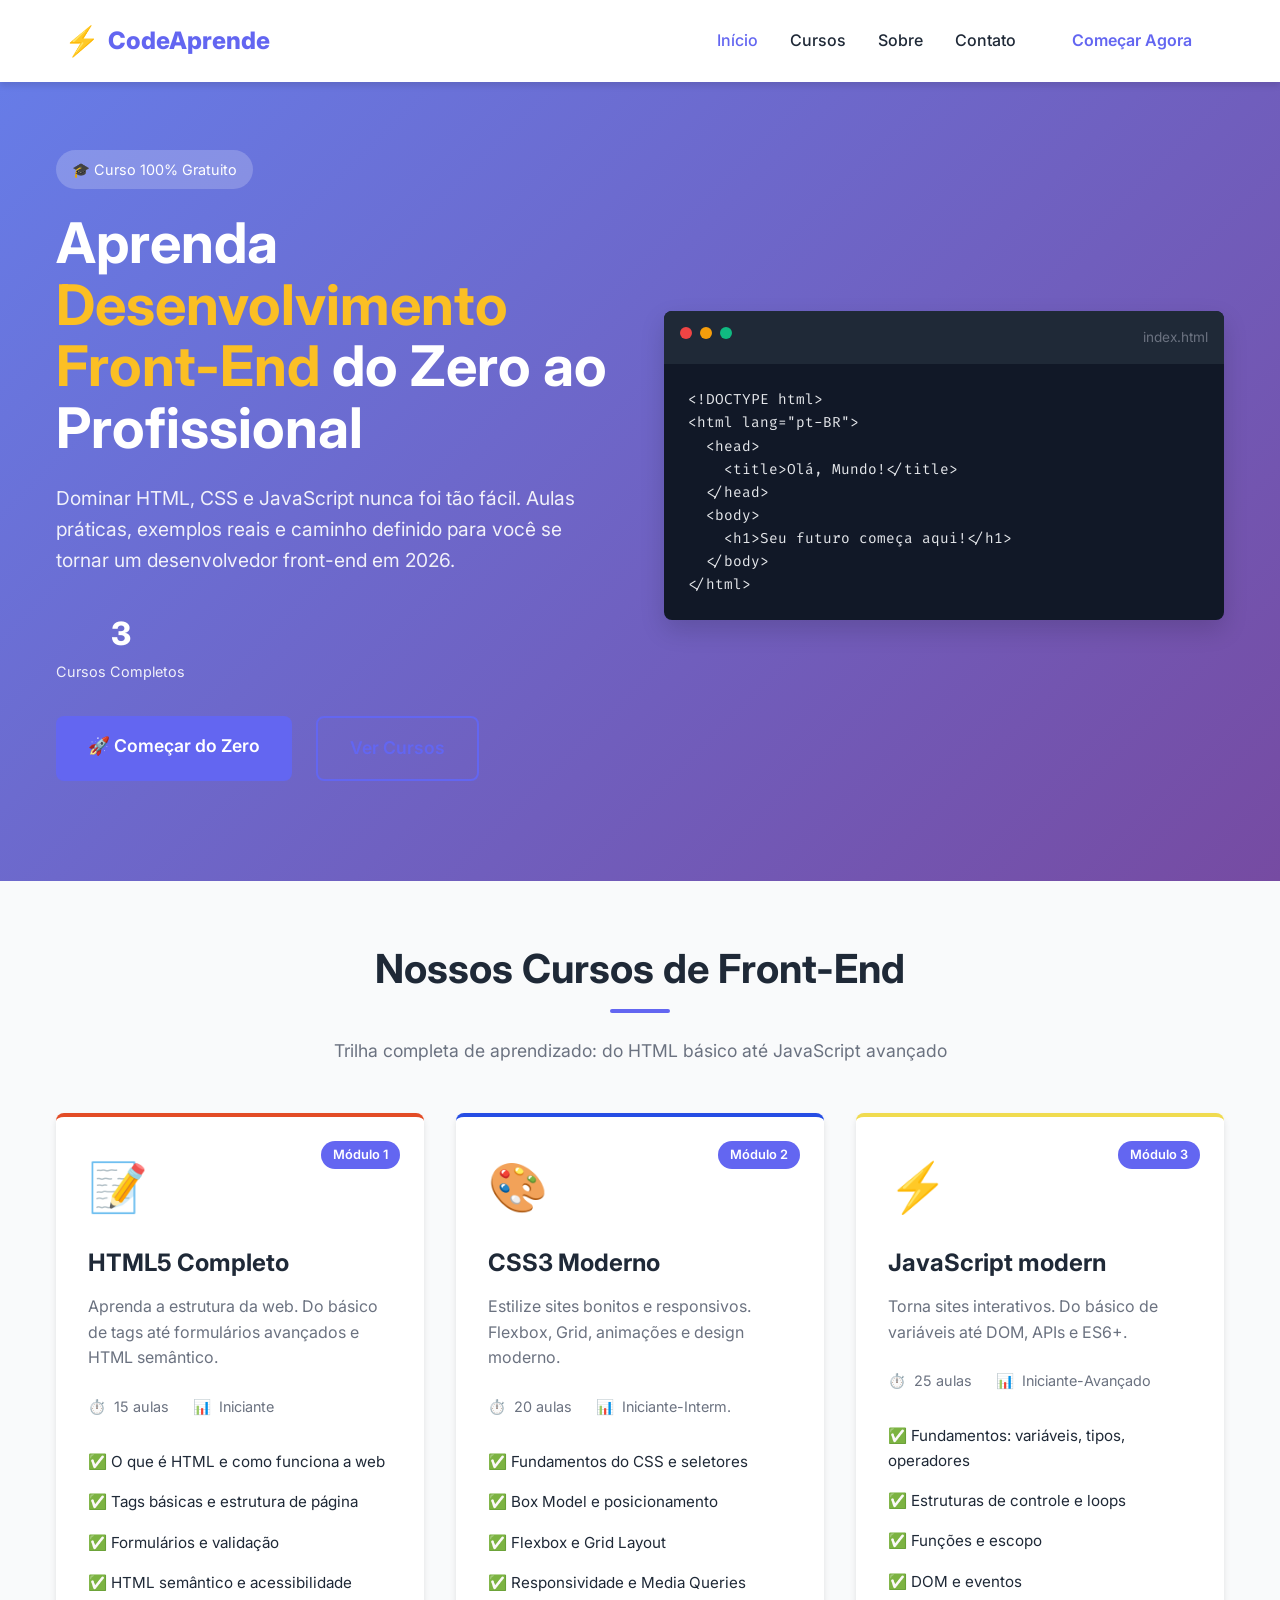
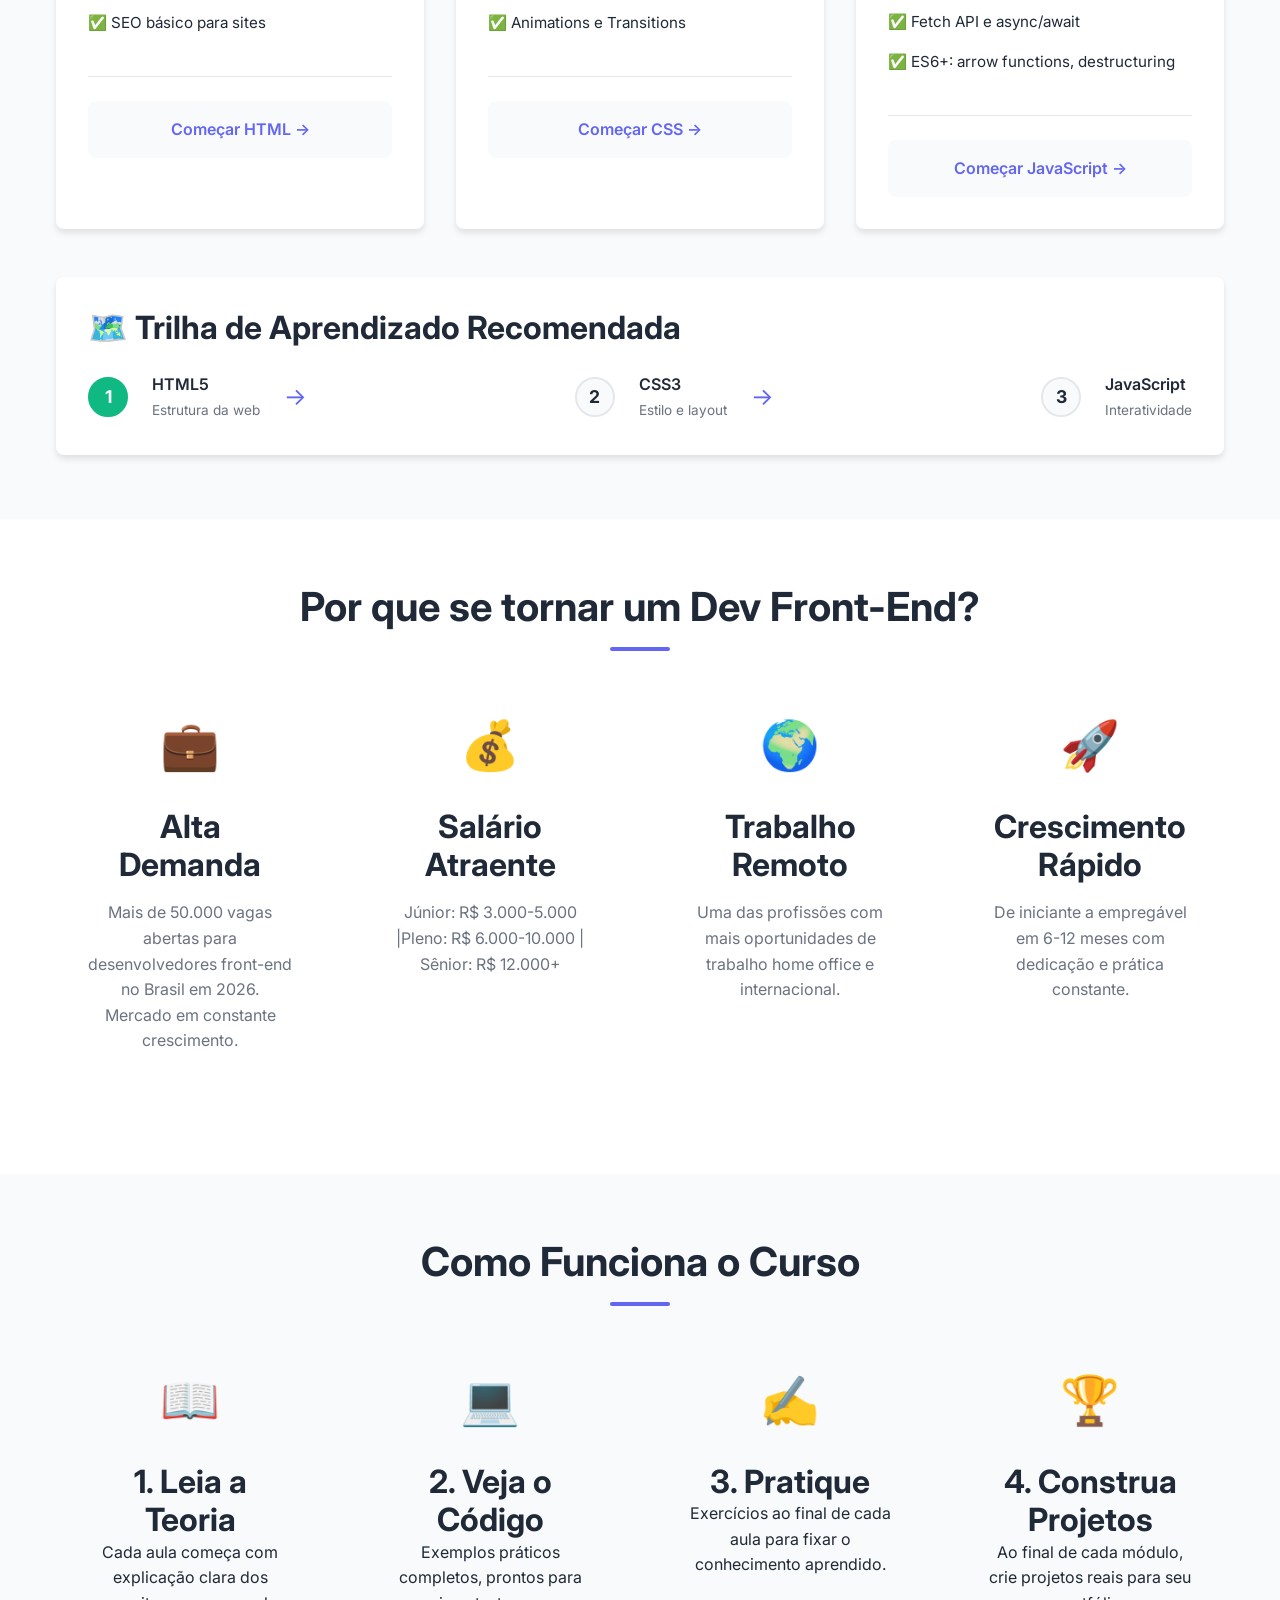
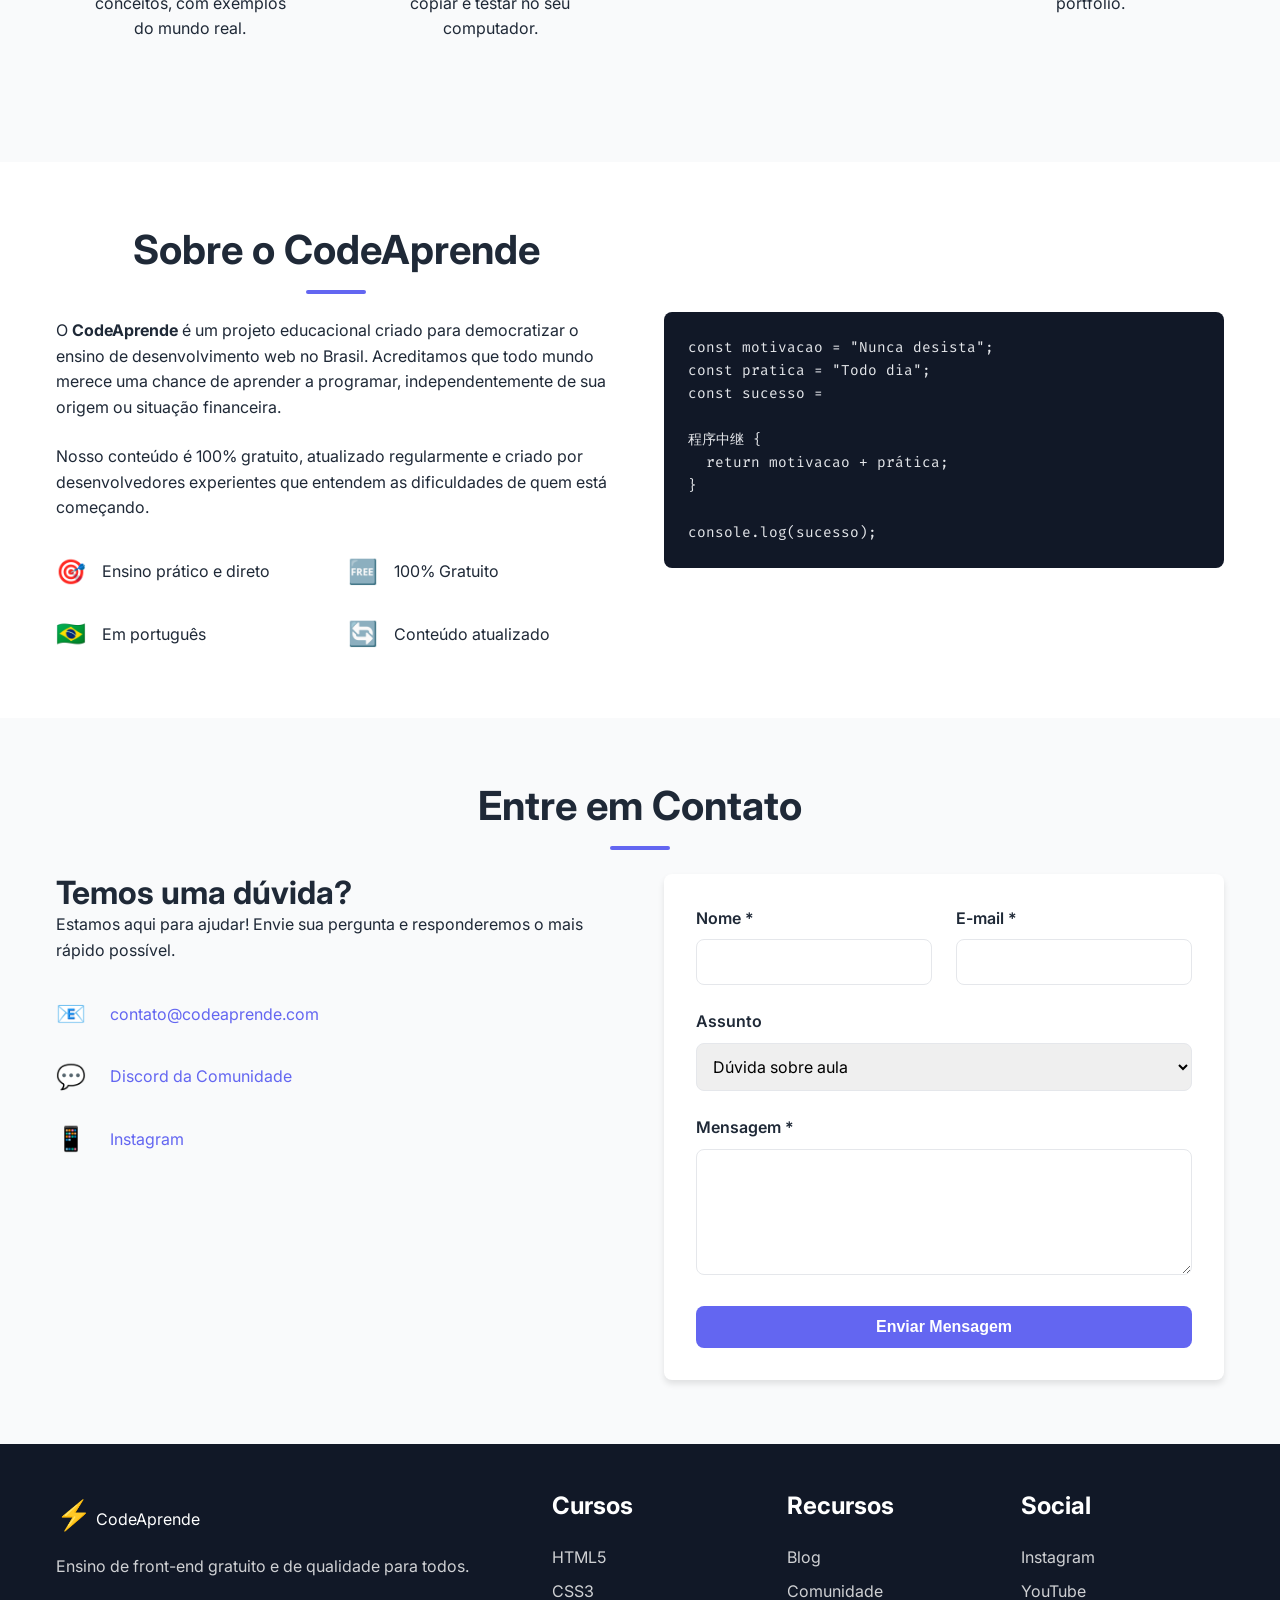
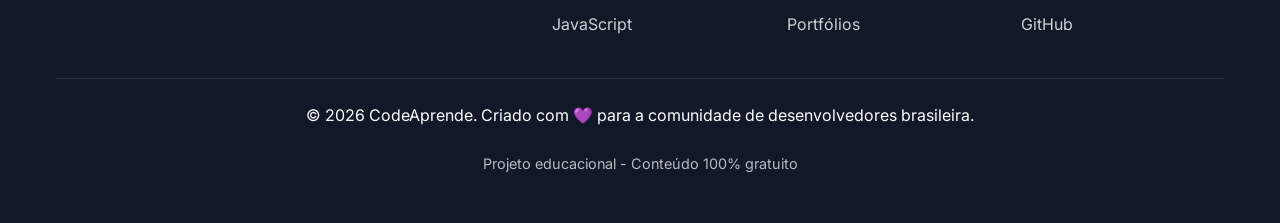
<file: index.html>
<!DOCTYPE html>
<html lang="pt-BR">
<head>
    <meta charset="UTF-8">
    <meta name="viewport" content="width=device-width, initial-scale=1.0">
    <meta name="description" content="Aprenda desenvolvimento front-end do zero. Cursos gratuitos de HTML, CSS e JavaScript">
    <title>CodeAprende - Aprenda Front-End do Zero</title>
    <link rel="stylesheet" href="style.css">
    <link href="https://fonts.googleapis.com/css2?family=Fira+Code:wght@400;500&family=Inter:wght@400;600;700;800&display=swap" rel="stylesheet">
</head>
<body>
    <!-- HEADER -->
    <header class="header">
        <nav class="nav container">
            <a href="index.html" class="nav-logo">
                <span class="logo-icon">⚡</span>
                CodeAprende
            </a>
            
            <button class="nav-toggle" aria-label="Abrir menu">
                <span class="hamburger"></span>
            </button>
            
            <ul class="nav-menu">
                <li><a href="#home" class="nav-link active">Início</a></li>
                <li><a href="#courses" class="nav-link">Cursos</a></li>
                <li><a href="#about" class="nav-link">Sobre</a></li>
                <li><a href="#contact" class="nav-link">Contato</a></li>
                <li><a href="html/index.html" class="btn btn-nav">Começar Agora</a></li>
            </ul>
        </nav>
    </header>

    <!-- HERO SECTION -->
    <section id="home" class="hero">
        <div class="container hero-content">
            <div class="hero-text">
                <span class="hero-badge">🎓 Curso 100% Gratuito</span>
                <h1>
                    Aprenda <span class="highlight">Desenvolvimento Front-End</span> 
                    do Zero ao Profissional
                </h1>
                <p class="hero-subtitle">
                    Dominar HTML, CSS e JavaScript nunca foi tão fácil. 
                    Aulas práticas, exemplos reais e caminho definido para você 
                    se tornar um desenvolvedor front-end em 2026.
                </p>
                <div class="hero-stats">
                    <div class="stat">
                        <span class="stat-number">3</span>
                        <span class="stat-label">Cursos Completos</span>
                    </div>
                    <!--
                    
                    
                    <div class="stat">
                        <span class="stat-number">50+</span>
                        <span class="stat-label">Aulas Práticas</span>
                    </div>
                    <div class="stat">
                        <span class="stat-number">0h</span>
                        <span class="stat-label">Custo</span>
                    </div>
                    -->
                </div>
                <div class="hero-buttons">
                    <a href="html/index.html" class="btn btn-primary btn-large">
                        🚀 Começar do Zero
                    </a>
                    <a href="#courses" class="btn btn-secondary btn-large">
                        Ver Cursos
                    </a>
                </div>
            </div>
            <div class="hero-image">
                <div class="code-preview">
                    <div class="code-header">
                        <span class="dot red"></span>
                        <span class="dot yellow"></span>
                        <span class="dot green"></span>
                        <span class="filename">index.html</span>
                    </div>
                    <pre class="code-content"><code><span class="tag">&lt;!DOCTYPE</span> <span class="attr">html</span><span class="tag">&gt;</span>
<span class="tag">&lt;html</span> <span class="attr">lang</span>=<span class="string">"pt-BR"</span><span class="tag">&gt;</span>
  <span class="tag">&lt;head&gt;</span>
    <span class="tag">&lt;title</span><span class="tag">&gt;</span>Olá, Mundo!<span class="tag">&lt;/title&gt;</span>
  <span class="tag">&lt;/head&gt;</span>
  <span class="tag">&lt;body&gt;</span>
    <span class="tag">&lt;h1&gt;</span>Seu futuro começa aqui!<span class="tag">&lt;/h1&gt;</span>
  <span class="tag">&lt;/body&gt;</span>
<span class="tag">&lt;/html&gt;</span></code></pre>
                </div>
            </div>
        </div>
    </section>

    <!-- CURSOS / MÓDULOS -->
    <section id="courses" class="courses">
        <div class="container">
            <div class="section-header">
                <h2 class="section-title">
                    Nossos Cursos de Front-End
                </h2>
                <p class="section-subtitle">
                    Trilha completa de aprendizado: do HTML básico até JavaScript avançado
                </p>
            </div>
            
            <div class="courses-grid">
                
                <!-- CURSO HTML -->
                <article class="course-card html">
                    <div class="course-badge">Módulo 1</div>
                    <div class="course-icon">📝</div>
                    <h3 class="course-title">HTML5 Completo</h3>
                    <p class="course-description">
                        Aprenda a estrutura da web. Do básico de tags até formulários 
                        avançados e HTML semântico.
                    </p>
                    <div class="course-meta">
                        <div class="meta-item">
                            <span class="icon">⏱️</span>
                            <span>15 aulas</span>
                        </div>
                        <div class="meta-item">
                            <span class="icon">📊</span>
                            <span>Iniciante</span>
                        </div>
                    </div>
                    <ul class="course-lessons">
                        <li>✅ O que é HTML e como funciona a web</li>
                        <li>✅ Tags básicas e estrutura de página</li>
                        <li>✅ Formulários e validação</li>
                        <li>✅ HTML semântico e acessibilidade</li>
                        <li>✅ SEO básico para sites</li>
                    </ul>
                    <div class="course-footer">
                        <a href="html/index.html" class="btn btn-course">
                            Começar HTML →
                        </a>
                    </div>
                </article>

                <!-- CURSO CSS -->
                <article class="course-card css">
                    <div class="course-badge">Módulo 2</div>
                    <div class="course-icon">🎨</div>
                    <h3 class="course-title">CSS3 Moderno</h3>
                    <p class="course-description">
                        Estilize sites bonitos e responsivos. Flexbox, Grid, 
                        animações e design moderno.
                    </p>
                    <div class="course-meta">
                        <div class="meta-item">
                            <span class="icon">⏱️</span>
                            <span>20 aulas</span>
                        </div>
                        <div class="meta-item">
                            <span class="icon">📊</span>
                            <span>Iniciante-Interm.</span>
                        </div>
                    </div>
                    <ul class="course-lessons">
                        <li>✅ Fundamentos do CSS e seletores</li>
                        <li>✅ Box Model e posicionamento</li>
                        <li>✅ Flexbox e Grid Layout</li>
                        <li>✅ Responsividade e Media Queries</li>
                        <li>✅ Animations e Transitions</li>
                    </ul>
                    <div class="course-footer">
                        <a href="css/index.html" class="btn btn-course">
                            Começar CSS →
                        </a>
                    </div>
                </article>

                <!-- CURSO JAVASCRIPT -->
                <article class="course-card js">
                    <div class="course-badge">Módulo 3</div>
                    <div class="course-icon">⚡</div>
                    <h3 class="course-title">JavaScript modern</h3>
                    <p class="course-description">
                        Torna sites interativos. Do básico de variáveis até 
                        DOM, APIs e ES6+.
                    </p>
                    <div class="course-meta">
                        <div class="meta-item">
                            <span class="icon">⏱️</span>
                            <span>25 aulas</span>
                        </div>
                        <div class="meta-item">
                            <span class="icon">📊</span>
                            <span>Iniciante-Avançado</span>
                        </div>
                    </div>
                    <ul class="course-lessons">
                        <li>✅ Fundamentos: variáveis, tipos, operadores</li>
                        <li>✅ Estruturas de controle e loops</li>
                        <li>✅ Funções e escopo</li>
                        <li>✅ DOM e eventos</li>
                        <li>✅ Fetch API e async/await</li>
                        <li>✅ ES6+: arrow functions, destructuring</li>
                    </ul>
                    <div class="course-footer">
                        <a href="javascript/index.html" class="btn btn-course">
                            Começar JavaScript →
                        </a>
                    </div>
                </article>

            </div>

            <!-- TRILHA DE APRENDIZADO -->
            <div class="learning-path">
                <h3>🗺️ Trilha de Aprendizado Recomendada</h3>
                <div class="path-steps">
                    <div class="path-step completed">
                        <div class="step-number">1</div>
                        <div class="step-content">
                            <span class="step-title">HTML5</span>
                            <span class="step-desc">Estrutura da web</span>
                        </div>
                        <div class="step-arrow">→</div>
                    </div>
                    <div class="path-step">
                        <div class="step-number">2</div>
                        <div class="step-content">
                            <span class="step-title">CSS3</span>
                            <span class="step-desc">Estilo e layout</span>
                        </div>
                        <div class="step-arrow">→</div>
                    </div>
                    <div class="path-step">
                        <div class="step-number">3</div>
                        <div class="step-content">
                            <span class="step-title">JavaScript</span>
                            <span class="step-desc">Interatividade</span>
                        </div>
                    </div>
                </div>
            </div>
        </div>
    </section>

    <!-- POR QUE APRENDER FRONT-END? -->
    <section class="why-frontend">
        <div class="container">
            <h2 class="section-title">Por que se tornar um Dev Front-End?</h2>
            <div class="reasons-grid">
                
                <div class="reason-card">
                    <div class="reason-icon">💼</div>
                    <h3>Alta Demanda</h3>
                    <p>
                        Mais de 50.000 vagas abertas para desenvolvedores front-end 
                        no Brasil em 2026. Mercado em constante crescimento.
                    </p>
                </div>

                <div class="reason-card">
                    <div class="reason-icon">💰</div>
                    <h3>Salário Atraente</h3>
                    <p>
                        Júnior: R$ 3.000-5.000 |Pleno: R$ 6.000-10.000 | 
                        Sênior: R$ 12.000+
                    </p>
                </div>

                <div class="reason-card">
                    <div class="reason-icon">🌍</div>
                    <h3>Trabalho Remoto</h3>
                    <p>
                        Uma das profissões com mais oportunidades de trabalho 
                        home office e internacional.
                    </p>
                </div>

                <div class="reason-card">
                    <div class="reason-icon">🚀</div>
                    <h3>Crescimento Rápido</h3>
                    <p>
                        De iniciante a empregável em 6-12 meses com dedicação 
                        e prática constante.
                    </p>
                </div>

            </div>
        </div>
    </section>

    <!-- COMO FUNCIONA -->
    <section class="how-it-works">
        <div class="container">
            <h2 class="section-title">Como Funciona o Curso</h2>
            <div class="steps-grid">
                
                <div class="step-card">
                    <div class="step-icon">📖</div>
                    <h3>1. Leia a Teoria</h3>
                    <p>
                        Cada aula começa com explicação clara dos conceitos, 
                        com exemplos do mundo real.
                    </p>
                </div>

                <div class="step-card">
                    <div class="step-icon">💻</div>
                    <h3>2. Veja o Código</h3>
                    <p>
                        Exemplos práticos completos, prontos para copiar 
                        e testar no seu computador.
                    </p>
                </div>

                <div class="step-card">
                    <div class="step-icon">✍️</div>
                    <h3>3. Pratique</h3>
                    <p>
                        Exercícios ao final de cada aula para fixar 
                        o conhecimento aprendido.
                    </p>
                </div>

                <div class="step-card">
                    <div class="step-icon">🏆</div>
                    <h3>4. Construa Projetos</h3>
                    <p>
                        Ao final de cada módulo, crie projetos reais 
                        para seu portfólio.
                    </p>
                </div>

            </div>
        </div>
    </section>

    <!-- SOBRE -->
    <section id="about" class="about">
        <div class="container">
            <div class="about-content">
                <div class="about-text">
                    <h2 class="section-title">Sobre o CodeAprende</h2>
                    <p>
                        O <strong>CodeAprende</strong> é um projeto educacional 
                        criado para democratizar o ensino de desenvolvimento web 
                        no Brasil. Acreditamos que todo mundo merece uma chance 
                        de aprender a programar, independentemente de sua origem 
                        ou situação financeira.
                    </p>
                    <p>
                        Nosso conteúdo é 100% gratuito, atualizado regularmente 
                        e criado por desenvolvedores experientes que entendem 
                        as dificuldades de quem está começando.
                    </p>
                    <div class="about-values">
                        <div class="value-item">
                            <span class="value-icon">🎯</span>
                            <span>Ensino prático e direto</span>
                        </div>
                        <div class="value-item">
                            <span class="value-icon">🆓</span>
                            <span>100% Gratuito</span>
                        </div>
                        <div class="value-item">
                            <span class="value-icon">🇧🇷</span>
                            <span>Em português</span>
                        </div>
                        <div class="value-item">
                            <span class="value-icon">🔄</span>
                            <span>Conteúdo atualizado</span>
                        </div>
                    </div>
                </div>
                <div class="about-image">
                    <div class="code-block">
                        <pre><code>const motivacao = "Nunca desista";
const pratica = "Todo dia";
const sucesso = 

程序中继 {
  return motivacao + prática;
}

console.log(sucesso);</code></pre>
                    </div>
                </div>
            </div>
        </div>
    </section>

    <!-- CONTATO -->
    <section id="contact" class="contact">
        <div class="container">
            <h2 class="section-title">Entre em Contato</h2>
            <div class="contact-content">
                <div class="contact-info">
                    <h3>Temos uma dúvida?</h3>
                    <p>
                        Estamos aqui para ajudar! Envie sua pergunta 
                        e responderemos o mais rápido possível.
                    </p>
                    <div class="contact-details">
                        <div class="contact-item">
                            <span class="icon">📧</span>
                            <a href="mailto:contato@codeaprende.com">
                                contato@codeaprende.com
                            </a>
                        </div>
                        <div class="contact-item">
                            <span class="icon">💬</span>
                            <a href="#" target="_blank">Discord da Comunidade</a>
                        </div>
                        <div class="contact-item">
                            <span class="icon">📱</span>
                            <a href="#" target="_blank">Instagram</a>
                        </div>
                    </div>
                </div>
                <form class="contact-form" id="contactForm">
                    <div class="form-row">
                        <div class="form-group">
                            <label for="name">Nome *</label>
                            <input type="text" id="name" name="name" required>
                        </div>
                        <div class="form-group">
                            <label for="email">E-mail *</label>
                            <input type="email" id="email" name="email" required>
                        </div>
                    </div>
                    <div class="form-group">
                        <label for="subject">Assunto</label>
                        <select id="subject" name="subject">
                            <option value="dúvida">Dúvida sobre aula</option>
                            <option value="sugestão">Sugestão de conteúdo</option>
                            <option value="erro">Relatar erro</option>
                            <option value="outro">Outro</option>
                        </select>
                    </div>
                    <div class="form-group">
                        <label for="message">Mensagem *</label>
                        <textarea id="message" name="message" rows="5" required></textarea>
                    </div>
                    <button type="submit" class="btn btn-primary btn-block">
                        Enviar Mensagem
                    </button>
                </form>
            </div>
        </div>
    </section>

    <!-- FOOTER -->
    <footer class="footer">
        <div class="container">
            <div class="footer-content">
                <div class="footer-brand">
                    <span class="logo-icon">⚡</span>
                    <span class="brand-name">CodeAprende</span>
                    <p>Ensino de front-end gratuito e de qualidade para todos.</p>
                </div>
                <div class="footer-links">
                    <div class="footer-column">
                        <h4>Cursos</h4>
                        <ul>
                            <li><a href="html/index.html">HTML5</a></li>
                            <li><a href="css/index.html">CSS3</a></li>
                            <li><a href="javascript/index.html">JavaScript</a></li>
                        </ul>
                    </div>
                    <div class="footer-column">
                        <h4>Recursos</h4>
                        <ul>
                            <li><a href="#">Blog</a></li>
                            <li><a href="#">Comunidade</a></li>
                            <li><a href="#">Portfólios</a></li>
                        </ul>
                    </div>
                    <div class="footer-column">
                        <h4>Social</h4>
                        <ul>
                            <li><a href="#">Instagram</a></li>
                            <li><a href="#">YouTube</a></li>
                            <li><a href="#">GitHub</a></li>
                        </ul>
                    </div>
                </div>
            </div>
            <div class="footer-bottom">
                <p>
                    © 2026 CodeAprende. Criado com 💜 para a comunidade de desenvolvedores brasileira.
                </p>
                <p class="footer-note">
                    Projeto educacional - Conteúdo 100% gratuito
                </p>
            </div>
        </div>
    </footer>

    <script src="script.js"></script>
</body>
</html>
</file>
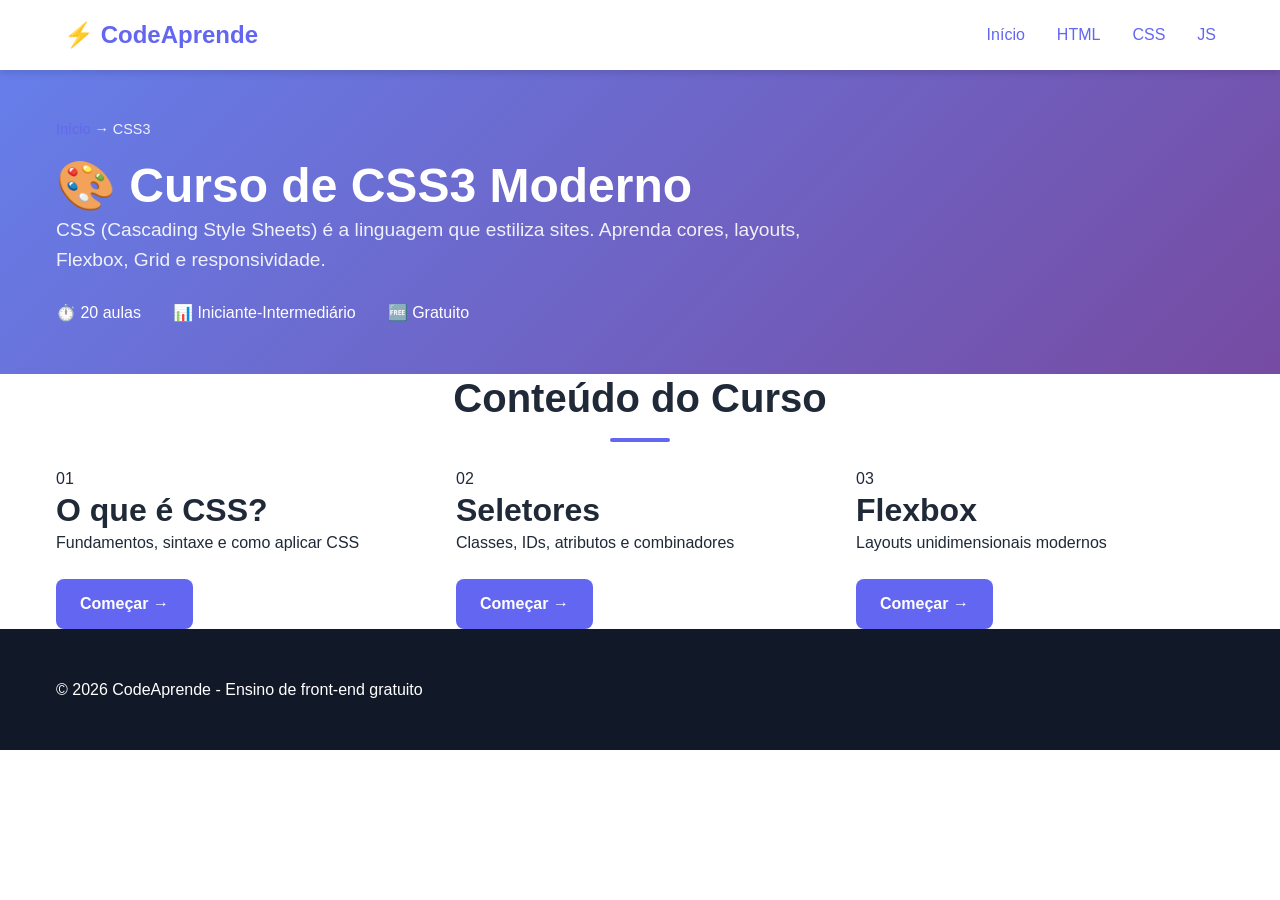
<file: css/index.html>
<!DOCTYPE html>
<html lang="pt-BR">
<head>
    <meta charset="UTF-8">
    <meta name="viewport" content="width=device-width, initial-scale=1.0">
    <title>Aprenda CSS3 - CodeAprende</title>
    <link rel="stylesheet" href="../style.css">
</head>
<body>
    <header class="header">
        <nav class="nav container">
            <a href="../index.html" class="nav-logo">⚡ CodeAprende</a>
            <ul class="nav-menu">
                <li><a href="../index.html">Início</a></li>
                <li><a href="../html/index.html">HTML</a></li>
                <li><a href="index.html" class="active">CSS</a></li>
                <li><a href="../javascript/index.html">JS</a></li>
            </ul>
        </nav>
    </header>

    <main class="course-page">
        <section class="course-header css">
            <div class="container">
                <div class="breadcrumb">
                    <a href="../index.html">Início</a> → <span>CSS3</span>
                </div>
                <h1>🎨 Curso de CSS3 Moderno</h1>
                <p class="course-intro">
                    CSS (Cascading Style Sheets) é a linguagem que estiliza sites. 
                    Aprenda cores, layouts, Flexbox, Grid e responsividade.
                </p>
                <div class="course-info-bar">
                    <span>⏱️ 20 aulas</span>
                    <span>📊 Iniciante-Intermediário</span>
                    <span>🆓 Gratuito</span>
                </div>
            </div>
        </section>

        <section class="course-content">
            <div class="container">
                <h2 class="section-title">Conteúdo do Curso</h2>
                <div class="courses-grid">
                    
                    <article class="course-chapter">
                        <span class="chapter-number">01</span>
                        <h3>O que é CSS?</h3>
                        <p>Fundamentos, sintaxe e como aplicar CSS</p>
                        <a href="aula01.html" class="btn btn-primary">Começar →</a>
                    </article>

                    <article class="course-chapter">
                        <span class="chapter-number">02</span>
                        <h3>Seletores</h3>
                        <p>Classes, IDs, atributos e combinadores</p>
                        <a href="aula02.html" class="btn btn-primary">Começar →</a>
                    </article>

                    <article class="course-chapter">
                        <span class="chapter-number">03</span>
                        <h3>Flexbox</h3>
                        <p>Layouts unidimensionais modernos</p>
                        <a href="aula03.html" class="btn btn-primary">Começar →</a>
                    </article>

                </div>
            </div>
        </section>
    </main>

    <footer class="footer">
        <div class="container">
            <p>© 2026 CodeAprende - Ensino de front-end gratuito</p>
        </div>
    </footer>
    <script src="../script.js"></script>
</body>
</html>
</file>
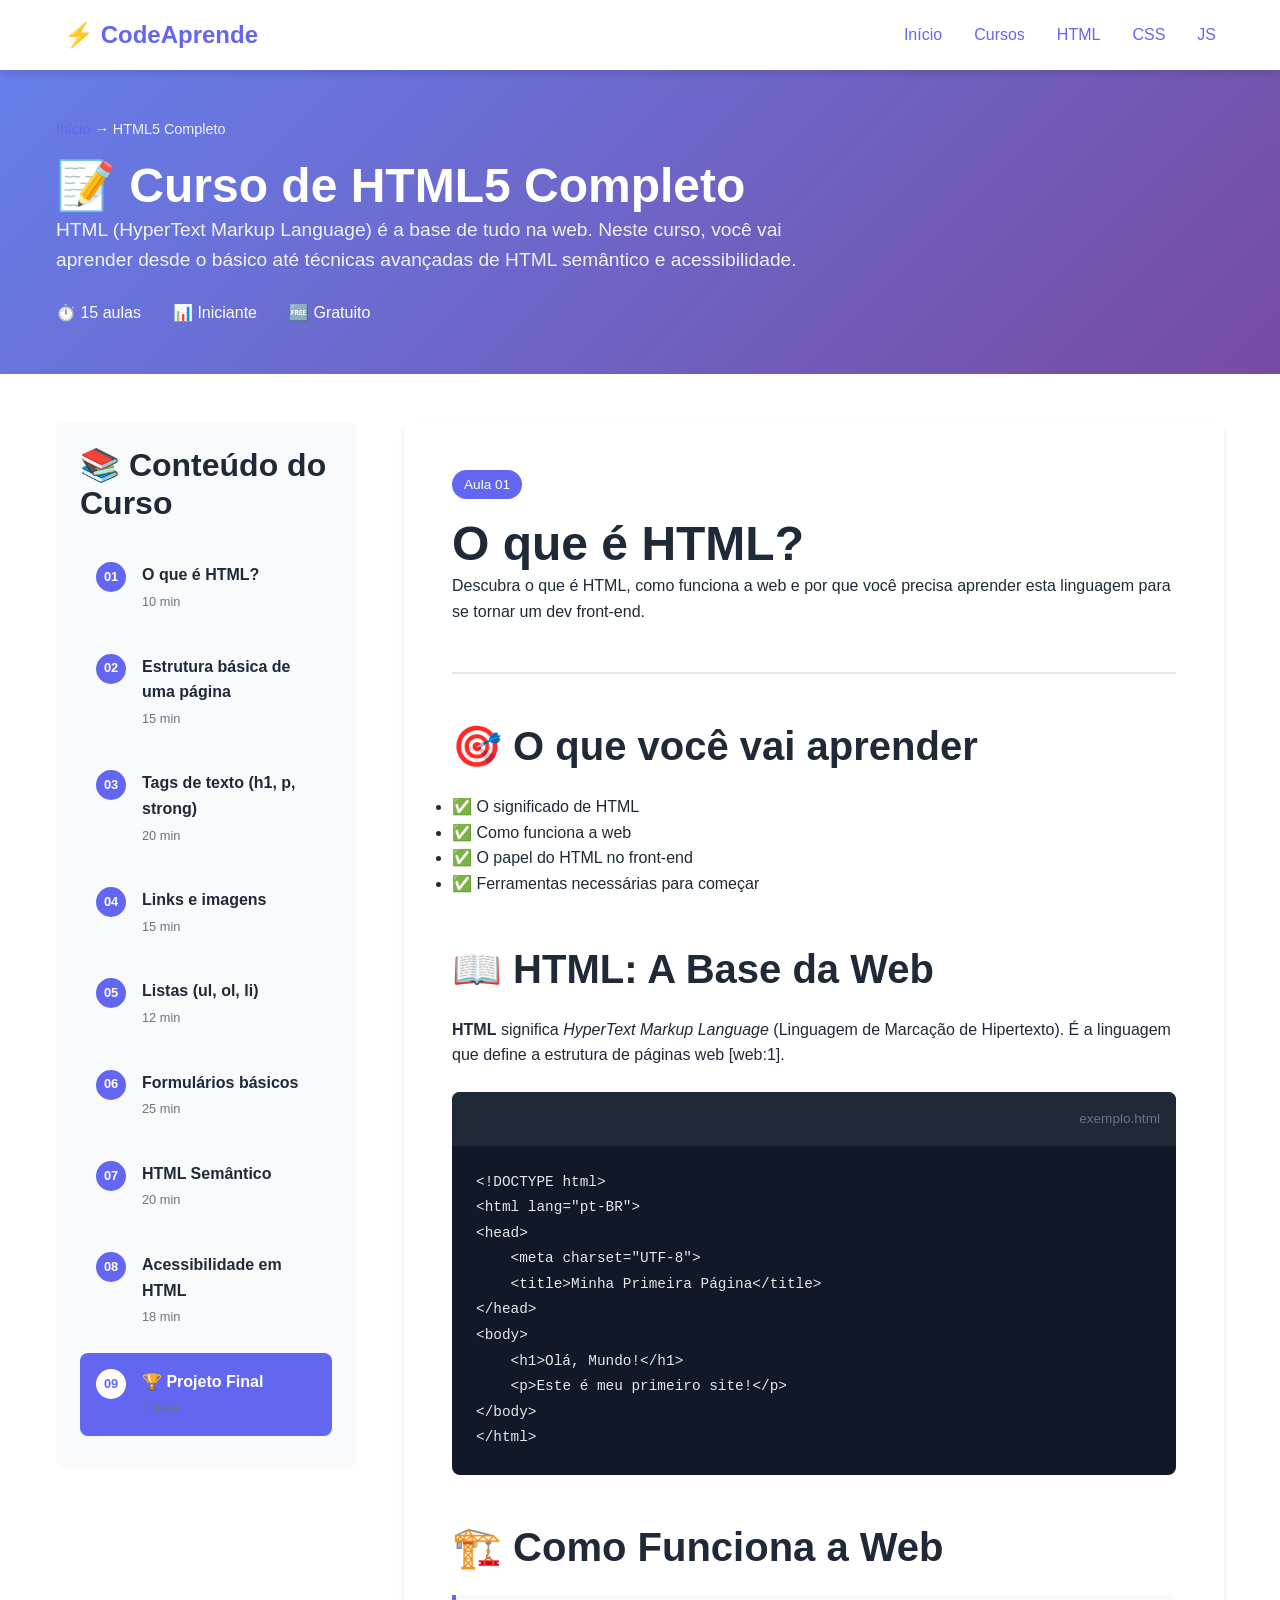
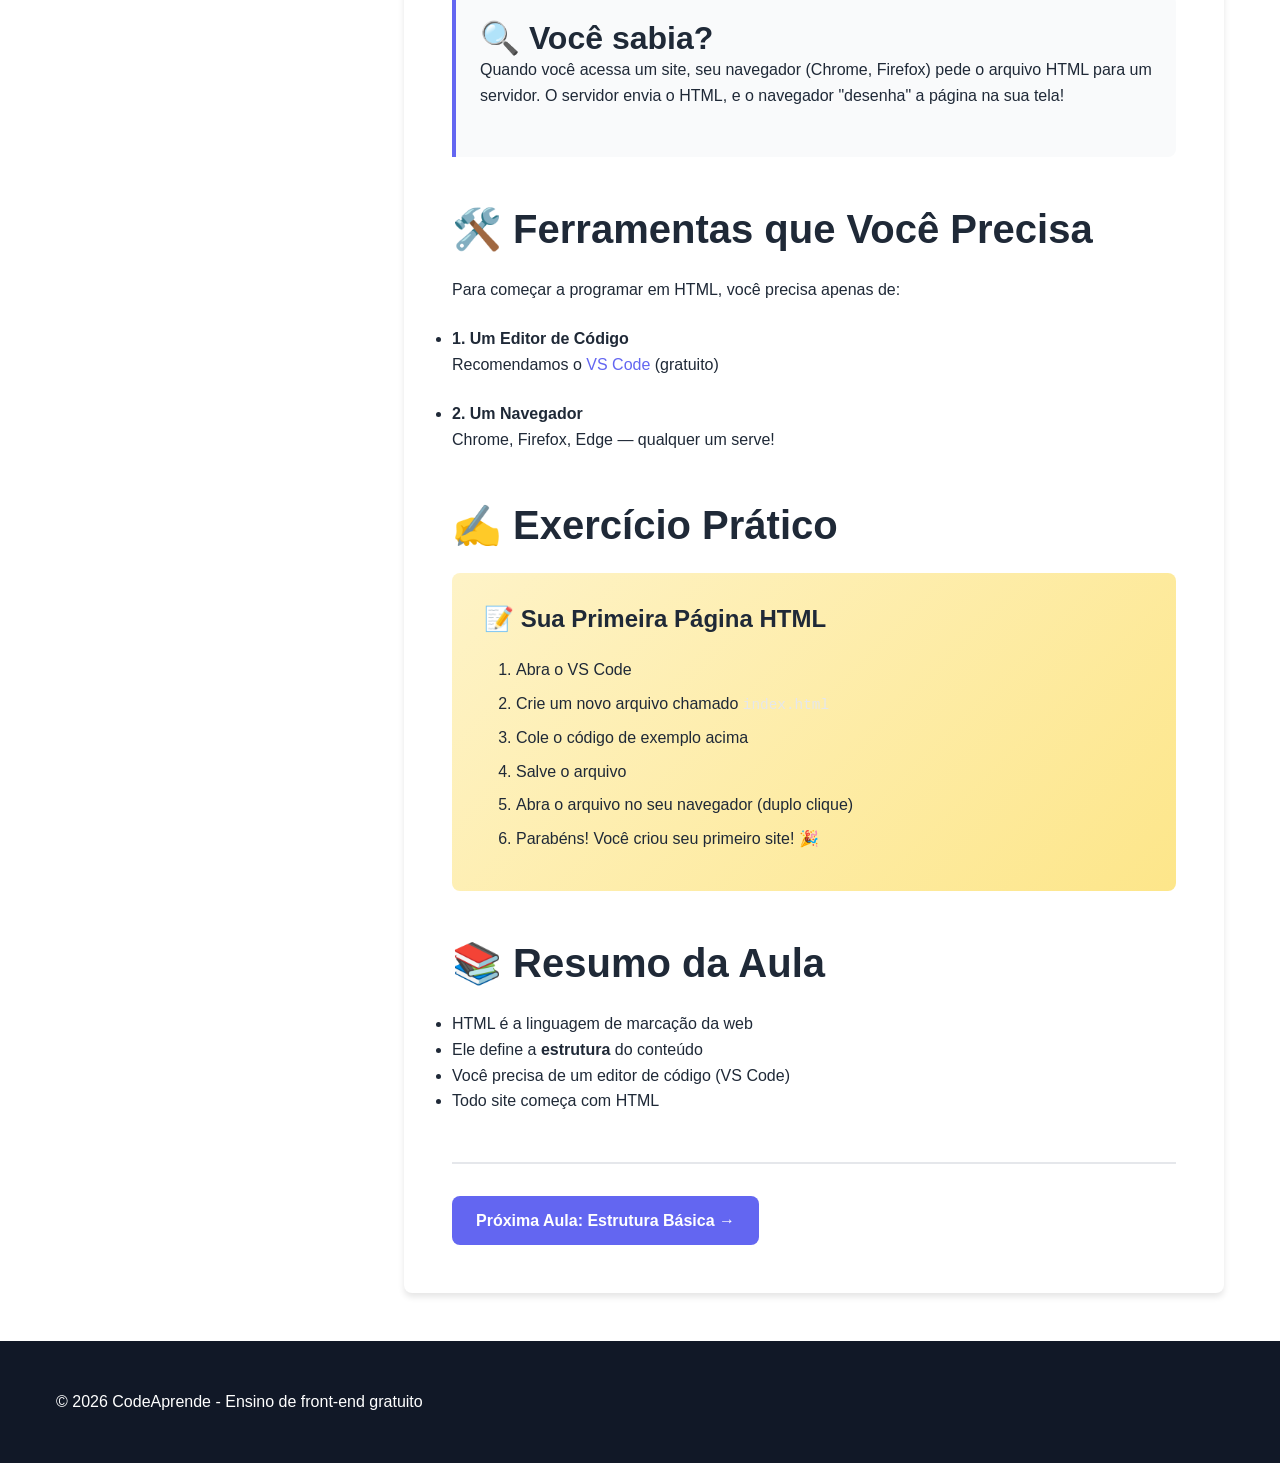
<file: html/index.html>
<!DOCTYPE html>
<html lang="pt-BR">
<head>
    <meta charset="UTF-8">
    <meta name="viewport" content="width=device-width, initial-scale=1.0">
    <title>Aprenda HTML5 - CodeAprende</title>
    <link rel="stylesheet" href="../style.css">
</head>
<body>
    <header class="header">
        <nav class="nav container">
            <a href="../index.html" class="nav-logo">⚡ CodeAprende</a>
            <ul class="nav-menu">
                <li><a href="../index.html#home">Início</a></li>
                <li><a href="../index.html#courses">Cursos</a></li>
                <li><a href="index.html" class="active">HTML</a></li>
                <li><a href="../css/index.html">CSS</a></li>
                <li><a href="../javascript/index.html">JS</a></li>
            </ul>
        </nav>
    </header>

    <main class="course-page">
        <!-- CABEÇALHO DO CURSO -->
        <section class="course-header">
            <div class="container">
                <div class="breadcrumb">
                    <a href="../index.html">Início</a> → 
                    <span>HTML5 Completo</span>
                </div>
                <h1>📝 Curso de HTML5 Completo</h1>
                <p class="course-intro">
                    HTML (HyperText Markup Language) é a base de tudo na web. 
                    Neste curso, você vai aprender desde o básico até técnicas avançadas 
                    de HTML semântico e acessibilidade.
                </p>
                <div class="course-info-bar">
                    <span>⏱️ 15 aulas</span>
                    <span>📊 Iniciante</span>
                    <span>🆓 Gratuito</span>
                </div>
            </div>
        </section>

        <!-- CONTEÚDO DO CURSO -->
        <section class="course-content">
            <div class="container">
                <div class="course-layout">
                    
                    <!-- TÓPICO DE LIÇÕES -->
                    <aside class="lessons-sidebar">
                        <h3>📚 Conteúdo do Curso</h3>
                        <ol class="lessons-list">
                            <li class="lesson-item">
                                <a href="aula01.html" class="lesson-link">
                                    <span class="lesson-number">01</span>
                                    <div class="lesson-info">
                                        <span class="lesson-title">O que é HTML?</span>
                                        <span class="lesson-duration">10 min</span>
                                    </div>
                                </a>
                            </li>
                            <li class="lesson-item">
                                <a href="aula02.html" class="lesson-link">
                                    <span class="lesson-number">02</span>
                                    <div class="lesson-info">
                                        <span class="lesson-title">Estrutura básica de uma página</span>
                                        <span class="lesson-duration">15 min</span>
                                    </div>
                                </a>
                            </li>
                            <li class="lesson-item">
                                <a href="aula03.html" class="lesson-link">
                                    <span class="lesson-number">03</span>
                                    <div class="lesson-info">
                                        <span class="lesson-title">Tags de texto (h1, p, strong)</span>
                                        <span class="lesson-duration">20 min</span>
                                    </div>
                                </a>
                            </li>
                            <li class="lesson-item">
                                <a href="aula04.html" class="lesson-link">
                                    <span class="lesson-number">04</span>
                                    <div class="lesson-info">
                                        <span class="lesson-title">Links e imagens</span>
                                        <span class="lesson-duration">15 min</span>
                                    </div>
                                </a>
                            </li>
                            <li class="lesson-item">
                                <a href="aula05.html" class="lesson-link">
                                    <span class="lesson-number">05</span>
                                    <div class="lesson-info">
                                        <span class="lesson-title">Listas (ul, ol, li)</span>
                                        <span class="lesson-duration">12 min</span>
                                    </div>
                                </a>
                            </li>
                            <li class="lesson-item">
                                <a href="aula06.html" class="lesson-link">
                                    <span class="lesson-number">06</span>
                                    <div class="lesson-info">
                                        <span class="lesson-title">Formulários básicos</span>
                                        <span class="lesson-duration">25 min</span>
                                    </div>
                                </a>
                            </li>
                            <li class="lesson-item">
                                <a href="aula07.html" class="lesson-link">
                                    <span class="lesson-number">07</span>
                                    <div class="lesson-info">
                                        <span class="lesson-title">HTML Semântico</span>
                                        <span class="lesson-duration">20 min</span>
                                    </div>
                                </a>
                            </li>
                            <li class="lesson-item">
                                <a href="aula08.html" class="lesson-link">
                                    <span class="lesson-number">08</span>
                                    <div class="lesson-info">
                                        <span class="lesson-title">Acessibilidade em HTML</span>
                                        <span class="lesson-duration">18 min</span>
                                    </div>
                                </a>
                            </li>
                            <li class="lesson-item">
                                <a href="projeto.html" class="lesson-link project">
                                    <span class="lesson-number">09</span>
                                    <div class="lesson-info">
                                        <span class="lesson-title">🏆 Projeto Final</span>
                                        <span class="lesson-duration">1 hora</span>
                                    </div>
                                </a>
                            </li>
                        </ol>
                    </aside>

                    <!-- ÁREA DE CONTEÚDO PRINCIPAL -->
                    <div class="main-content">
                        <article class="lesson-content">
                            <header class="lesson-header">
                                <span class="lesson-badge">Aula 01</span>
                                <h1>O que é HTML?</h1>
                                <p class="lesson-description">
                                    Descubra o que é HTML, como funciona a web e por que você 
                                    precisa aprender esta linguagem para se tornar um dev front-end.
                                </p>
                            </header>

                            <section class="lesson-body">
                                <h2>🎯 O que você vai aprender</h2>
                                <ul class="learning-objectives">
                                    <li>✅ O significado de HTML</li>
                                    <li>✅ Como funciona a web</li>
                                    <li>✅ O papel do HTML no front-end</li>
                                    <li>✅ Ferramentas necessárias para começar</li>
                                </ul>

                                <h2>📖 HTML: A Base da Web</h2>
                                <p>
                                    <strong>HTML</strong> significa <em>HyperText Markup Language</em> 
                                    (Linguagem de Marcação de Hipertexto). É a linguagem que define 
                                    a estrutura de páginas web [web:1].
                                </p>

                                <div class="code-example">
                                    <div class="code-header">
                                        <span class="filename">exemplo.html</span>
                                    </div>
                                    <pre><code><span class="tag">&lt;!DOCTYPE</span> <span class="attr">html</span><span class="tag">&gt;</span>
<span class="tag">&lt;html</span> <span class="attr">lang</span>=<span class="string">"pt-BR"</span><span class="tag">&gt;</span>
<span class="tag">&lt;head&gt;</span>
    <span class="tag">&lt;meta</span> <span class="attr">charset</span>=<span class="string">"UTF-8"</span><span class="tag">&gt;</span>
    <span class="tag">&lt;title&gt;</span>Minha Primeira Página<span class="tag">&lt;/title&gt;</span>
<span class="tag">&lt;/head&gt;</span>
<span class="tag">&lt;body&gt;</span>
    <span class="tag">&lt;h1&gt;</span>Olá, Mundo!<span class="tag">&lt;/h1&gt;</span>
    <span class="tag">&lt;p&gt;</span>Este é meu primeiro site!<span class="tag">&lt;/p&gt;</span>
<span class="tag">&lt;/body&gt;</span>
<span class="tag">&lt;/html&gt;</span></code></pre>
                                </div>

                                <h2>🏗️ Como Funciona a Web</h2>
                                <div class="info-box">
                                    <h3>🔍 Você sabia?</h3>
                                    <p>
                                        Quando você acessa um site, seu navegador (Chrome, Firefox) 
                                        pede o arquivo HTML para um servidor. O servidor envia o HTML, 
                                        e o navegador "desenha" a página na sua tela!
                                    </p>
                                </div>

                                <h2>🛠️ Ferramentas que Você Precisa</h2>
                                <p>Para começar a programar em HTML, você precisa apenas de:</p>
                                <ul class="tools-list">
                                    <li>
                                        <strong>1. Um Editor de Código</strong>
                                        <p>Recomendamos o <a href="https://code.visualstudio.com" target="_blank">VS Code</a> (gratuito)</p>
                                    </li>
                                    <li>
                                        <strong>2. Um Navegador</strong>
                                        <p>Chrome, Firefox, Edge — qualquer um serve!</p>
                                    </li>
                                </ul>

                                <h2>✍️ Exercício Prático</h2>
                                <div class="exercise-box">
                                    <h4>📝 Sua Primeira Página HTML</h4>
                                    <ol>
                                        <li>Abra o VS Code</li>
                                        <li>Crie um novo arquivo chamado <code>index.html</code></li>
                                        <li>Cole o código de exemplo acima</li>
                                        <li>Salve o arquivo</li>
                                        <li>Abra o arquivo no seu navegador (duplo clique)</li>
                                        <li>Parabéns! Você criou seu primeiro site! 🎉</li>
                                    </ol>
                                </div>

                                <h2>📚 Resumo da Aula</h2>
                                <ul class="summary-list">
                                    <li>HTML é a linguagem de marcação da web</li>
                                    <li>Ele define a <strong>estrutura</strong> do conteúdo</li>
                                    <li>Você precisa de um editor de código (VS Code)</li>
                                    <li>Todo site começa com HTML</li>
                                </ul>

                                <div class="next-lesson">
                                    <a href="aula02.html" class="btn btn-primary">
                                        Próxima Aula: Estrutura Básica →
                                    </a>
                                </div>
                            </section>
                        </article>
                    </div>

                </div>
            </div>
        </section>
    </main>

    <footer class="footer">
        <div class="container">
            <p>© 2026 CodeAprende - Ensino de front-end gratuito</p>
        </div>
    </footer>

    <script src="../script.js"></script>
</body>
</html>
</file>
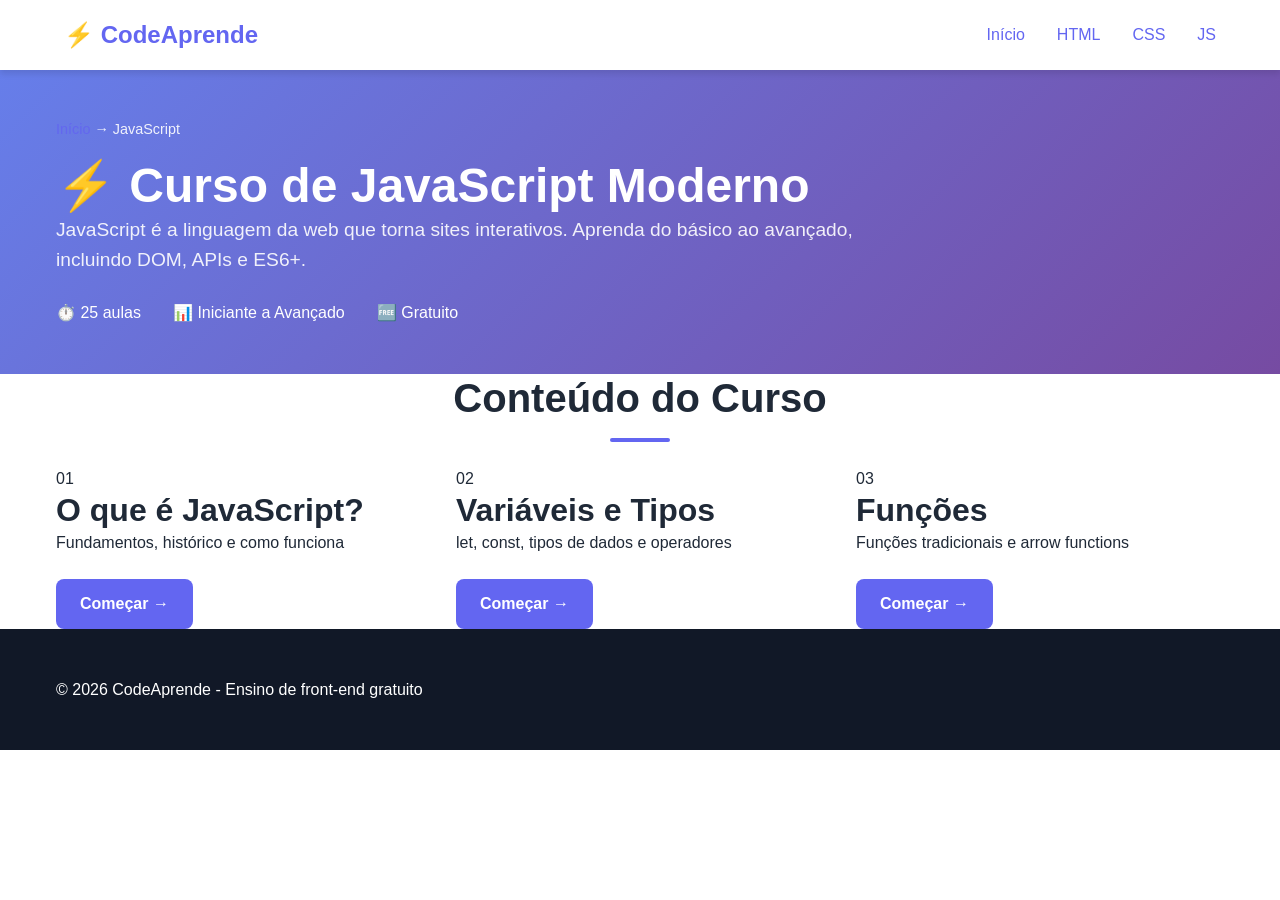
<file: javascript/index.html>
<!DOCTYPE html>
<html lang="pt-BR">
<head>
    <meta charset="UTF-8">
    <meta name="viewport" content="width=device-width, initial-scale=1.0">
    <title>Aprenda JavaScript - CodeAprende</title>
    <link rel="stylesheet" href="../style.css">
</head>
<body>
    <header class="header">
        <nav class="nav container">
            <a href="../index.html" class="nav-logo">⚡ CodeAprende</a>
            <ul class="nav-menu">
                <li><a href="../index.html">Início</a></li>
                <li><a href="../html/index.html">HTML</a></li>
                <li><a href="../css/index.html">CSS</a></li>
                <li><a href="index.html" class="active">JS</a></li>
            </ul>
        </nav>
    </header>

    <main class="course-page">
        <section class="course-header js">
            <div class="container">
                <div class="breadcrumb">
                    <a href="../index.html">Início</a> → <span>JavaScript</span>
                </div>
                <h1>⚡ Curso de JavaScript Moderno</h1>
                <p class="course-intro">
                    JavaScript é a linguagem da web que torna sites interativos. 
                    Aprenda do básico ao avançado, incluindo DOM, APIs e ES6+.
                </p>
                <div class="course-info-bar">
                    <span>⏱️ 25 aulas</span>
                    <span>📊 Iniciante a Avançado</span>
                    <span>🆓 Gratuito</span>
                </div>
            </div>
        </section>

        <section class="course-content">
            <div class="container">
                <h2 class="section-title">Conteúdo do Curso</h2>
                <div class="courses-grid">
                    
                    <article class="course-chapter">
                        <span class="chapter-number">01</span>
                        <h3>O que é JavaScript?</h3>
                        <p>Fundamentos, histórico e como funciona</p>
                        <a href="aula01.html" class="btn btn-primary">Começar →</a>
                    </article>

                    <article class="course-chapter">
                        <span class="chapter-number">02</span>
                        <h3>Variáveis e Tipos</h3>
                        <p>let, const, tipos de dados e operadores</p>
                        <a href="aula02.html" class="btn btn-primary">Começar →</a>
                    </article>

                    <article class="course-chapter">
                        <span class="chapter-number">03</span>
                        <h3>Funções</h3>
                        <p>Funções tradicionais e arrow functions</p>
                        <a href="aula03.html" class="btn btn-primary">Começar →</a>
                    </article>

                </div>
            </div>
        </section>
    </main>

    <footer class="footer">
        <div class="container">
            <p>© 2026 CodeAprende - Ensino de front-end gratuito</p>
        </div>
    </footer>
    <script src="../script.js"></script>
</body>
</html>
</file>
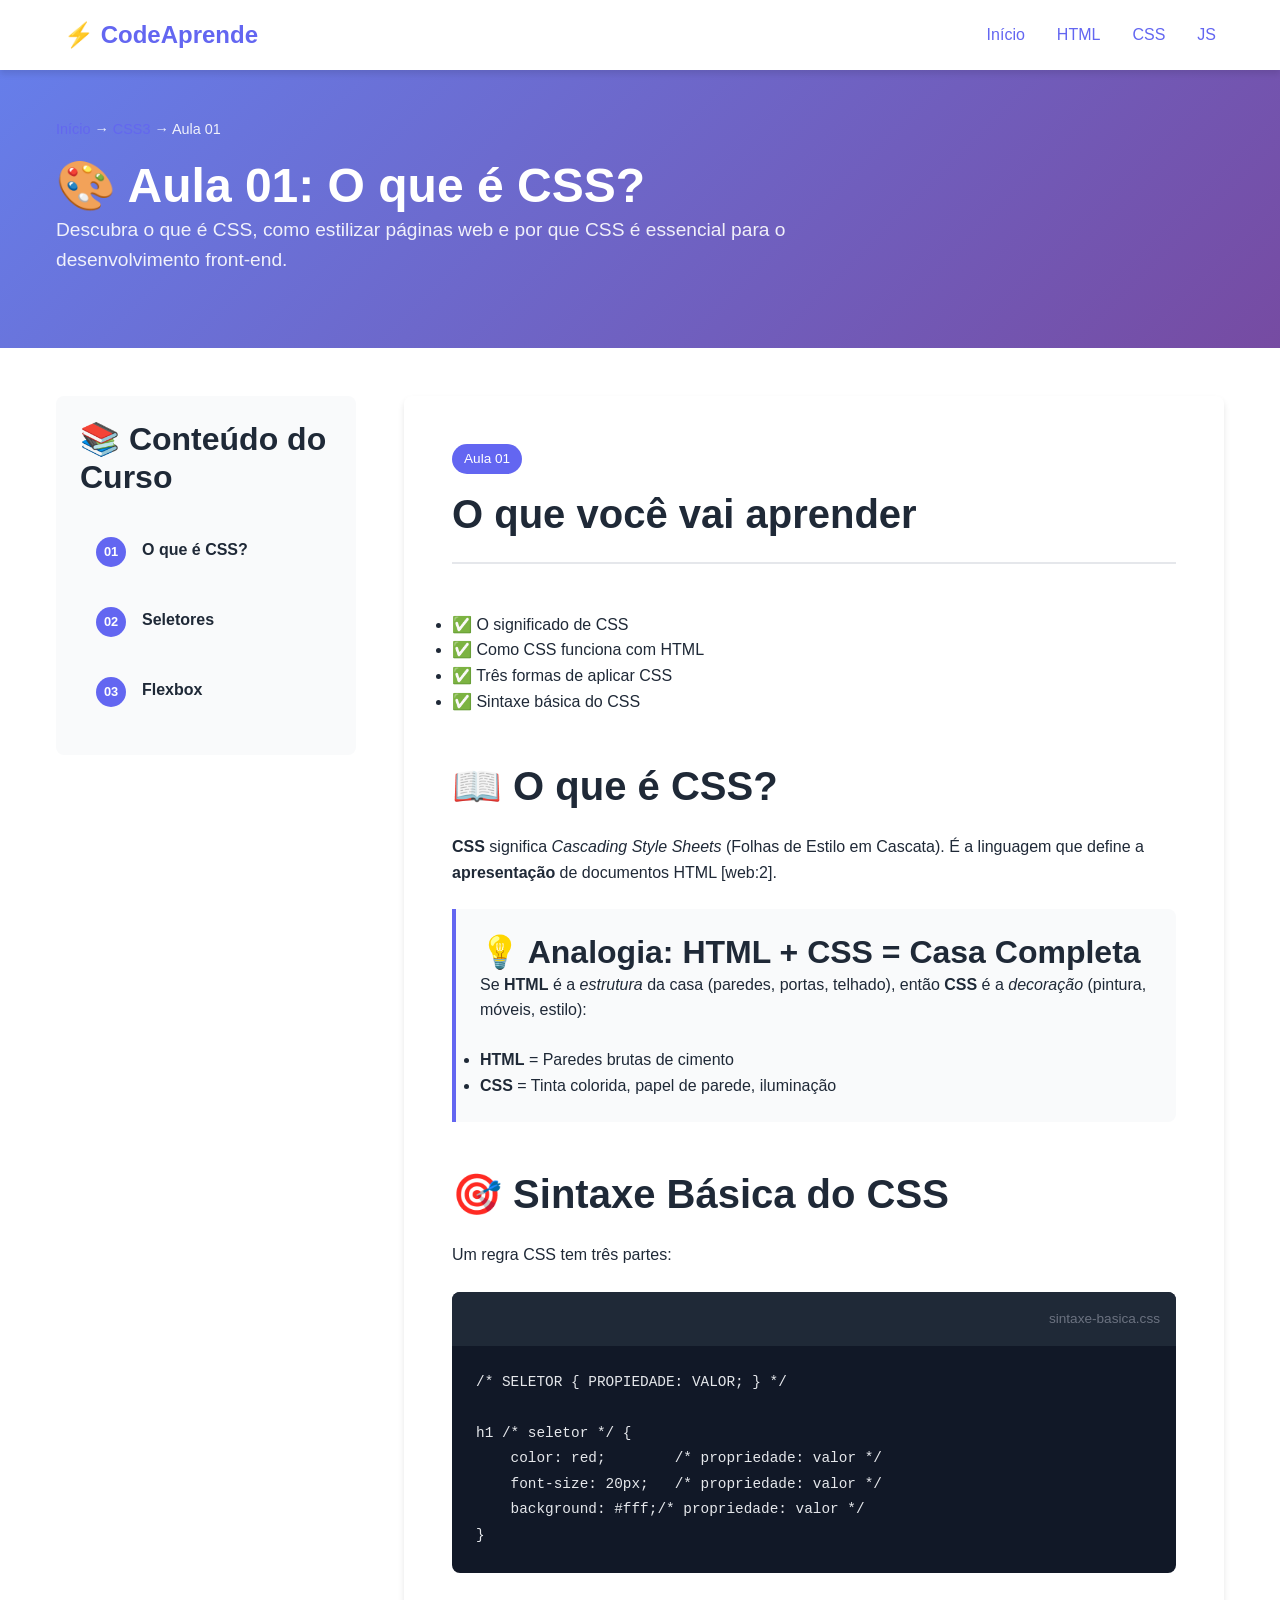
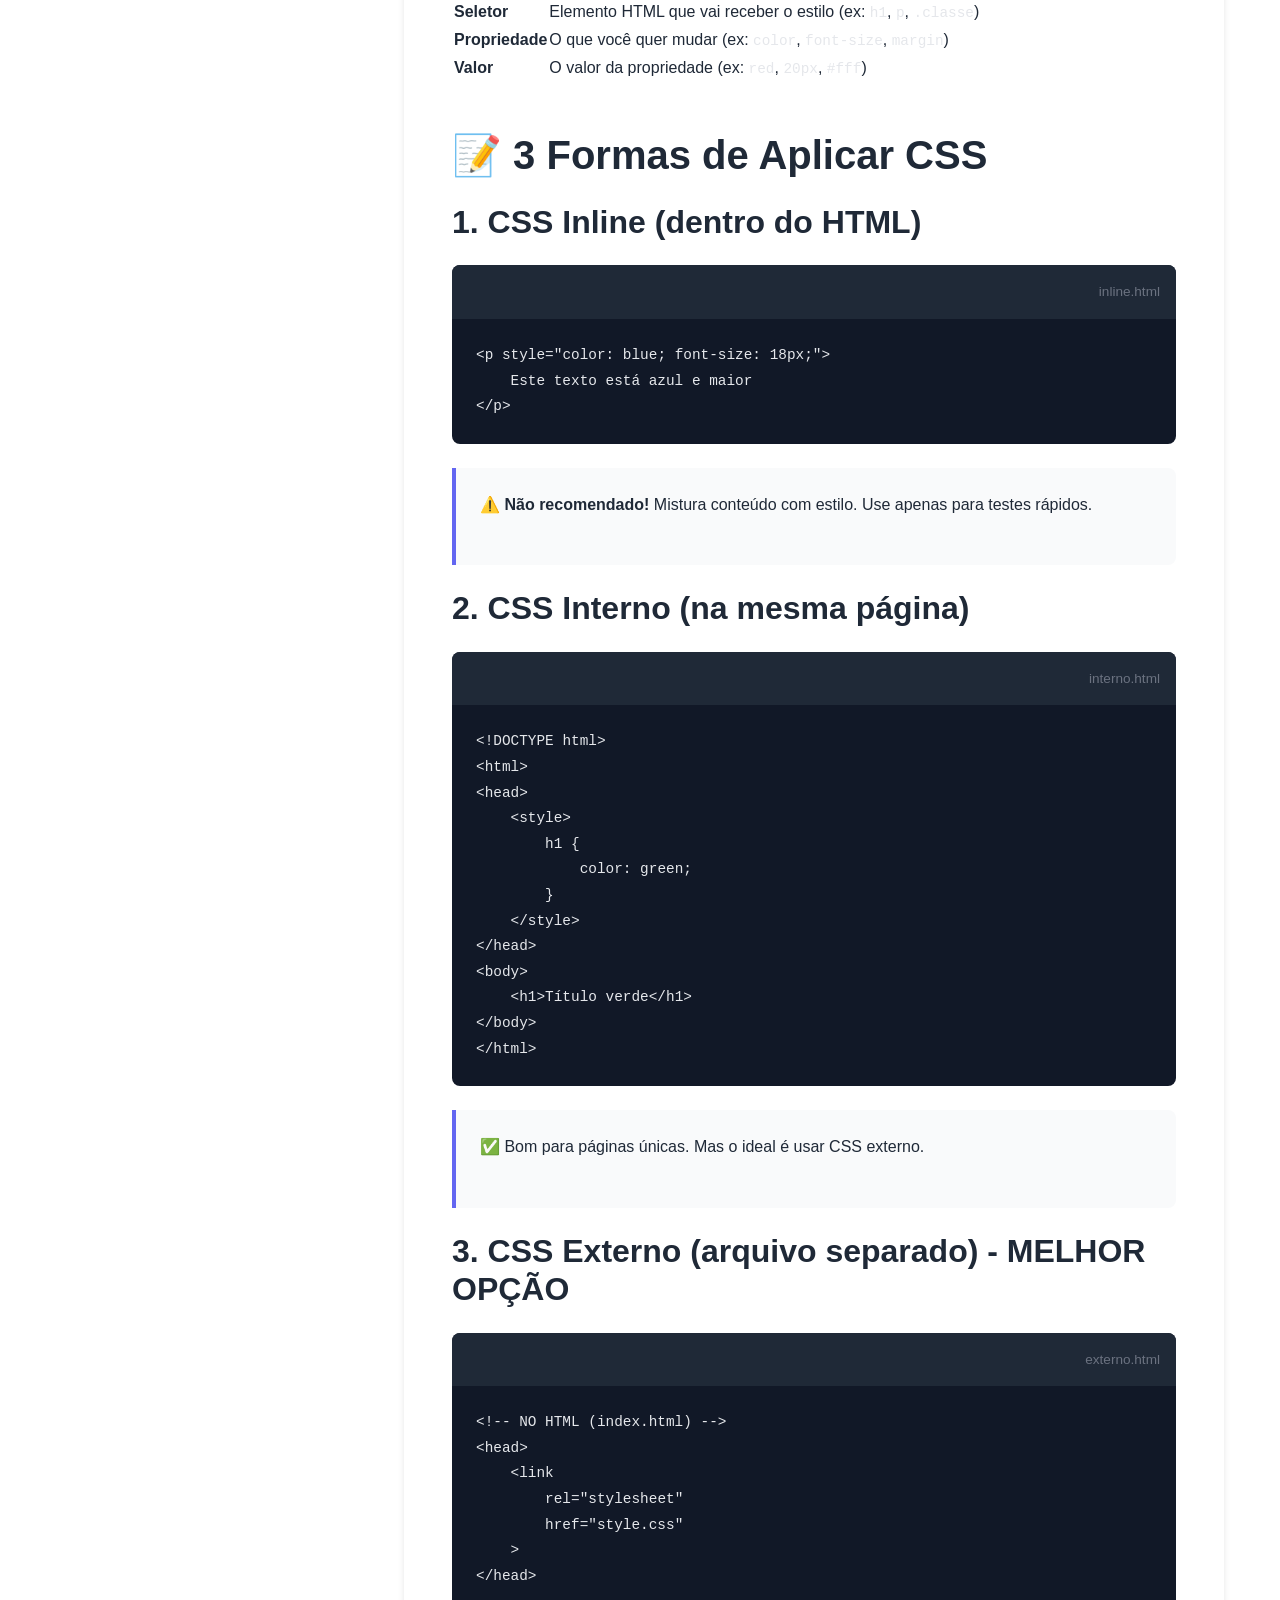
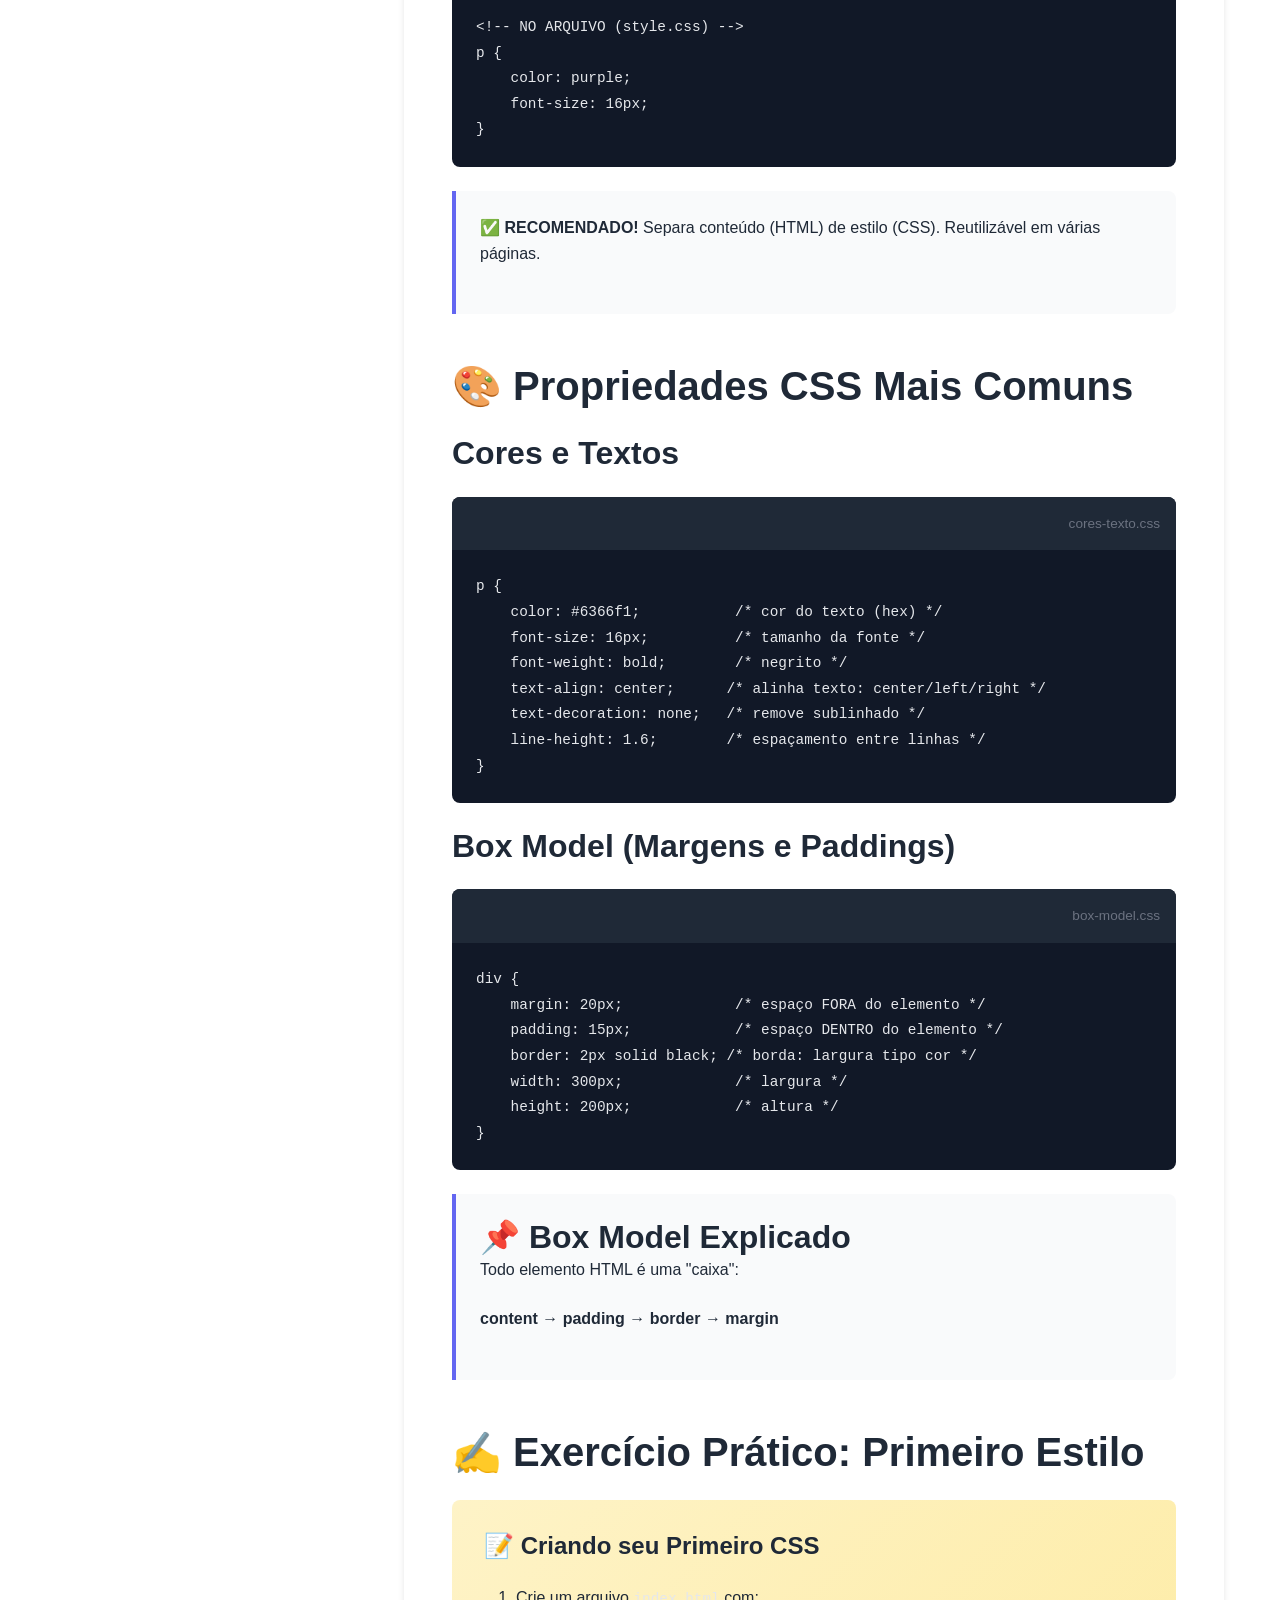
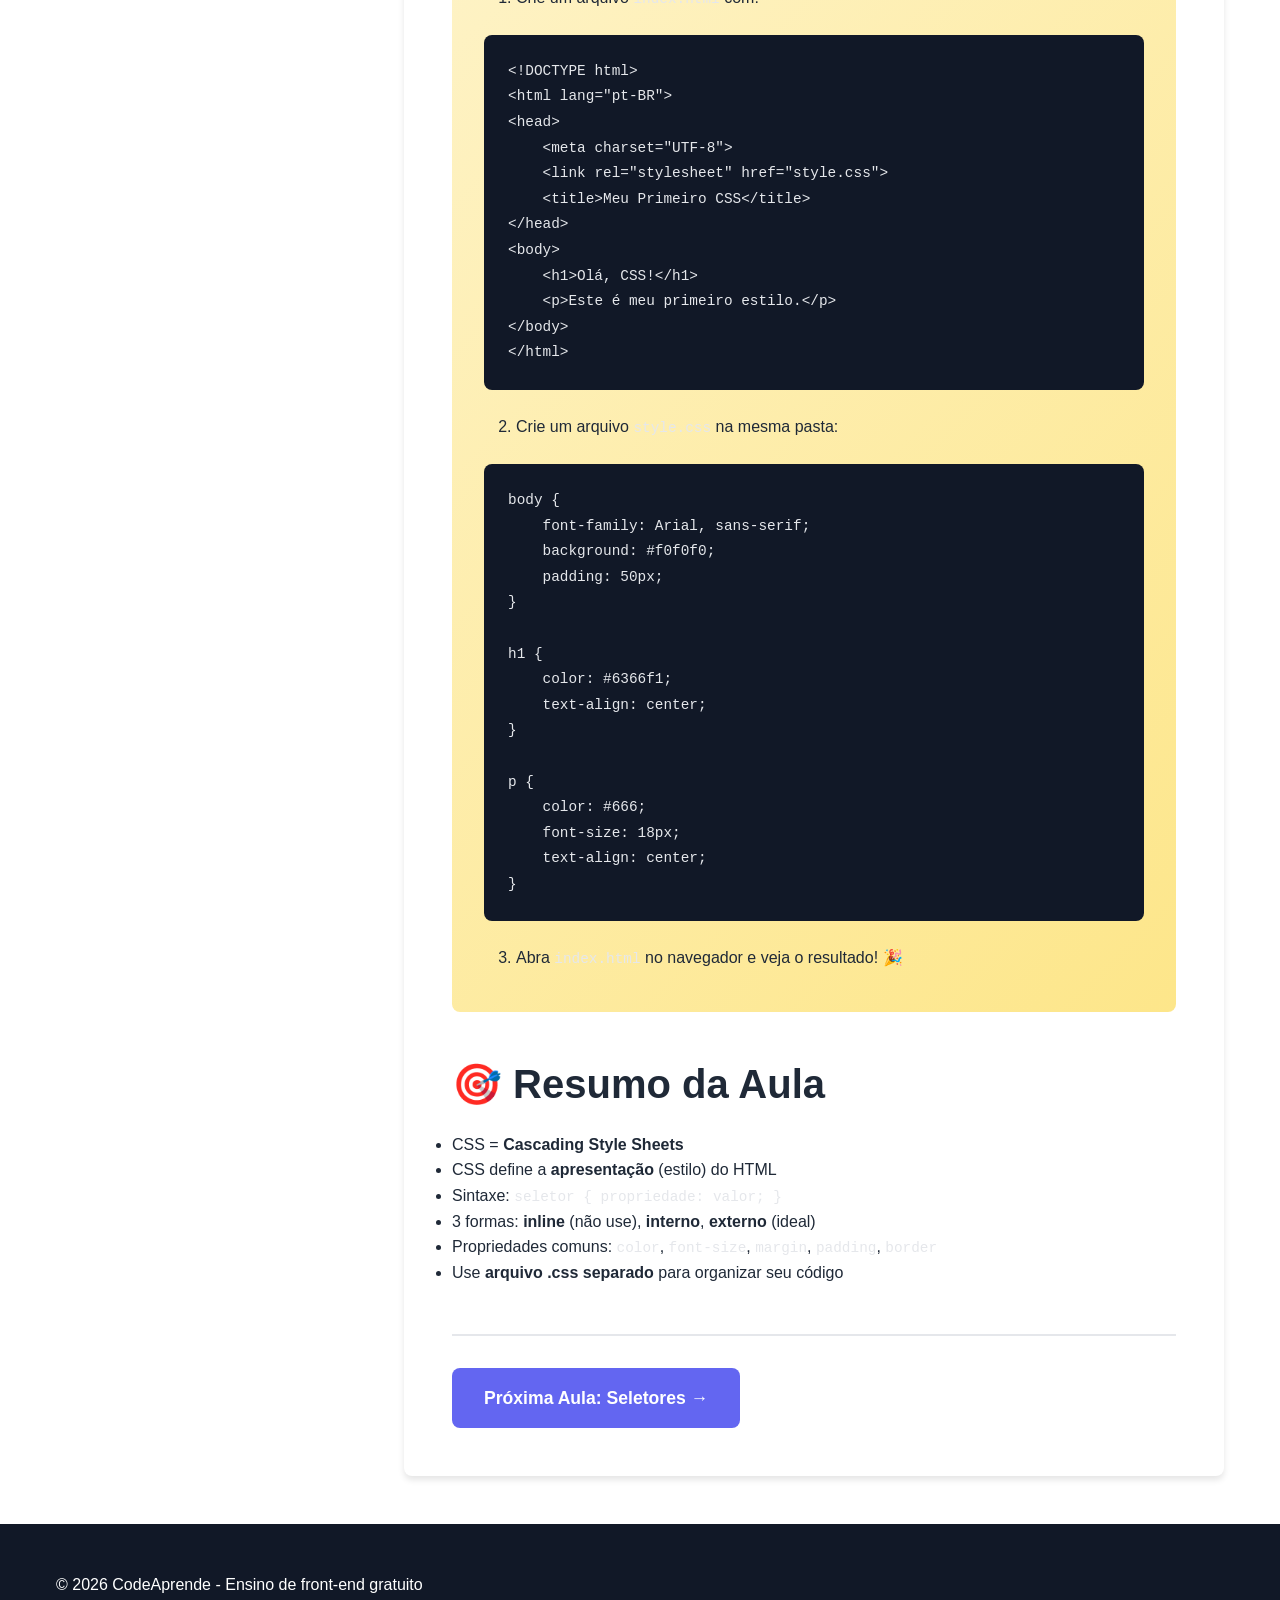
<file: css/aula01.html>
<!DOCTYPE html>
<html lang="pt-BR">
<head>
    <meta charset="UTF-8">
    <meta name="viewport" content="width=device-width, initial-scale=1.0">
    <title>Aula 01: O que é CSS? - CodeAprende</title>
    <link rel="stylesheet" href="../style.css">
</head>
<body>
    <header class="header">
        <nav class="nav container">
            <a href="../index.html" class="nav-logo">⚡ CodeAprende</a>
            <ul class="nav-menu">
                <li><a href="../index.html">Início</a></li>
                <li><a href="../html/index.html">HTML</a></li>
                <li><a href="index.html" class="active">CSS</a></li>
                <li><a href="../javascript/index.html">JS</a></li>
            </ul>
        </nav>
    </header>

    <main class="course-page">
        <section class="course-header css">
            <div class="container">
                <div class="breadcrumb">
                    <a href="../index.html">Início</a> → 
                    <a href="index.html">CSS3</a> → 
                    <span>Aula 01</span>
                </div>
                <h1>🎨 Aula 01: O que é CSS?</h1>
                <p class="course-intro">
                    Descubra o que é CSS, como estilizar páginas web e por que 
                    CSS é essencial para o desenvolvimento front-end.
                </p>
            </div>
        </section>

        <section class="course-content">
            <div class="container">
                <div class="course-layout">
                    
                    <aside class="lessons-sidebar">
                        <h3>📚 Conteúdo do Curso</h3>
                        <ol class="lessons-list">
                            <li class="lesson-item active">
                                <a href="aula01.html" class="lesson-link">
                                    <span class="lesson-number">01</span>
                                    <div class="lesson-info">
                                        <span class="lesson-title">O que é CSS?</span>
                                    </div>
                                </a>
                            </li>
                            <li class="lesson-item">
                                <a href="aula02.html" class="lesson-link">
                                    <span class="lesson-number">02</span>
                                    <div class="lesson-info">
                                        <span class="lesson-title">Seletores</span>
                                    </div>
                                </a>
                            </li>
                            <li class="lesson-item">
                                <a href="aula03.html" class="lesson-link">
                                    <span class="lesson-number">03</span>
                                    <div class="lesson-info">
                                        <span class="lesson-title">Flexbox</span>
                                    </div>
                                </a>
                            </li>
                        </ol>
                    </aside>

                    <div class="main-content">
                        <article class="lesson-content">
                            <header class="lesson-header">
                                <span class="lesson-badge">Aula 01</span>
                                <h2>O que você vai aprender</h2>
                            </header>

                            <section class="lesson-body">
                                <ul class="learning-objectives">
                                    <li>✅ O significado de CSS</li>
                                    <li>✅ Como CSS funciona com HTML</li>
                                    <li>✅ Três formas de aplicar CSS</li>
                                    <li>✅ Sintaxe básica do CSS</li>
                                </ul>

                                <h2>📖 O que é CSS?</h2>
                                <p>
                                    <strong>CSS</strong> significa <em>Cascading Style Sheets</em> 
                                    (Folhas de Estilo em Cascata). É a linguagem que define a 
                                    <strong>apresentação</strong> de documentos HTML [web:2].
                                </p>

                                <div class="info-box">
                                    <h3>💡 Analogia: HTML + CSS = Casa Completa</h3>
                                    <p>
                                        Se <strong>HTML</strong> é a <em>estrutura</em> da casa (paredes, portas, telhado),
                                        então <strong>CSS</strong> é a <em>decoração</em> (pintura, móveis, estilo):
                                    </p>
                                    <ul>
                                        <li><strong>HTML</strong> = Paredes brutas de cimento</li>
                                        <li><strong>CSS</strong> = Tinta colorida, papel de parede, iluminação</li>
                                    </ul>
                                </div>

                                <h2>🎯 Sintaxe Básica do CSS</h2>
                                <p>Um regra CSS tem três partes:</p>

                                <div class="code-example">
                                    <div class="code-header">
                                        <span class="filename">sintaxe-basica.css</span>
                                    </div>
                                    <pre><code><span class="comment">/* SELETOR { PROPIEDADE: VALOR; } */</span>

<span class="selector">h1</span> <span class="comment">/* seletor */</span> {
    <span class="property">color</span>: <span class="value">red</span>;        <span class="comment">/* propriedade: valor */</span>
    <span class="property">font-size</span>: <span class="value">20px</span>;   <span class="comment">/* propriedade: valor */</span>
    <span class="property">background</span>: <span class="value">#fff</span>;<span class="comment">/* propriedade: valor */</span>
}</code></pre>
                                </div>

                                <table class="explanation-table">
                                    <tr>
                                        <td><strong>Seletor</strong></td>
                                        <td>Elemento HTML que vai receber o estilo (ex: <code>h1</code>, <code>p</code>, <code>.classe</code>)</td>
                                    </tr>
                                    <tr>
                                        <td><strong>Propriedade</strong></td>
                                        <td>O que você quer mudar (ex: <code>color</code>, <code>font-size</code>, <code>margin</code>)</td>
                                    </tr>
                                    <tr>
                                        <td><strong>Valor</strong></td>
                                        <td>O valor da propriedade (ex: <code>red</code>, <code>20px</code>, <code>#fff</code>)</td>
                                    </tr>
                                </table>

                                <h2>📝 3 Formas de Aplicar CSS</h2>

                                <h3>1. CSS Inline (dentro do HTML)</h3>
                                <div class="code-example">
                                    <div class="code-header">
                                        <span class="filename">inline.html</span>
                                    </div>
                                    <pre><code><span class="tag">&lt;p</span> <span class="attr">style</span>=<span class="string">"color: blue; font-size: 18px;"</span><span class="tag">&gt;</span>
    Este texto está azul e maior
<span class="tag">&lt;/p&gt;</span></code></pre>
                                </div>
                                <div class="info-box">
                                    <p>⚠️ <strong>Não recomendado!</strong> Mistura conteúdo com estilo. Use apenas para testes rápidos.</p>
                                </div>

                                <h3>2. CSS Interno (na mesma página)</h3>
                                <div class="code-example">
                                    <div class="code-header">
                                        <span class="filename">interno.html</span>
                                    </div>
                                    <pre><code><span class="tag">&lt;!DOCTYPE</span> <span class="attr">html</span><span class="tag">&gt;</span>
<span class="tag">&lt;html&gt;</span>
<span class="tag">&lt;head&gt;</span>
    <span class="tag">&lt;style&gt;</span>
        <span class="selector">h1</span> {
            <span class="property">color</span>: <span class="value">green</span>;
        }
    <span class="tag">&lt;/style&gt;</span>
<span class="tag">&lt;/head&gt;</span>
<span class="tag">&lt;body&gt;</span>
    <span class="tag">&lt;h1&gt;</span>Título verde<span class="tag">&lt;/h1&gt;</span>
<span class="tag">&lt;/body&gt;</span>
<span class="tag">&lt;/html&gt;</span></code></pre>
                                </div>
                                <div class="info-box">
                                    <p>✅ Bom para páginas únicas. Mas o ideal é usar CSS externo.</p>
                                </div>

                                <h3>3. CSS Externo (arquivo separado) - <strong>MELHOR OPÇÃO</strong></h3>
                                <div class="code-example">
                                    <div class="code-header">
                                        <span class="filename">externo.html</span>
                                    </div>
                                    <pre><code><span class="comment">&lt;!-- NO HTML (index.html) --&gt;</span>
<span class="tag">&lt;head&gt;</span>
    <span class="tag">&lt;link</span> 
        <span class="attr">rel</span>=<span class="string">"stylesheet"</span> 
        <span class="attr">href</span>=<span class="string">"style.css"</span>
    <span class="tag">&gt;</span>
<span class="tag">&lt;/head&gt;</span>

<span class="comment">&lt;!-- NO ARQUIVO (style.css) --&gt;</span>
<span class="selector">p</span> {
    <span class="property">color</span>: <span class="value">purple</span>;
    <span class="property">font-size</span>: <span class="value">16px</span>;
}</code></pre>
                                </div>
                                <div class="info-box">
                                    <p>✅ <strong>RECOMENDADO!</strong> Separa conteúdo (HTML) de estilo (CSS). Reutilizável em várias páginas.</p>
                                </div>

                                <h2>🎨 Propriedades CSS Mais Comuns</h2>

                                <h3>Cores e Textos</h3>
                                <div class="code-example">
                                    <div class="code-header">
                                        <span class="filename">cores-texto.css</span>
                                    </div>
                                    <pre><code><span class="selector">p</span> {
    <span class="property">color</span>: <span class="value">#6366f1</span>;           <span class="comment">/* cor do texto (hex) */</span>
    <span class="property">font-size</span>: <span class="value">16px</span>;          <span class="comment">/* tamanho da fonte */</span>
    <span class="property">font-weight</span>: <span class="value">bold</span>;        <span class="comment">/* negrito */</span>
    <span class="property">text-align</span>: <span class="value">center</span>;      <span class="comment">/* alinha texto: center/left/right */</span>
    <span class="property">text-decoration</span>: <span class="value">none</span>;   <span class="comment">/* remove sublinhado */</span>
    <span class="property">line-height</span>: <span class="value">1.6</span>;        <span class="comment">/* espaçamento entre linhas */</span>
}</code></pre>
                                </div>

                                <h3>Box Model (Margens e Paddings)</h3>
                                <div class="code-example">
                                    <div class="code-header">
                                        <span class="filename">box-model.css</span>
                                    </div>
                                    <pre><code><span class="selector">div</span> {
    <span class="property">margin</span>: <span class="value">20px</span>;             <span class="comment">/* espaço FORA do elemento */</span>
    <span class="property">padding</span>: <span class="value">15px</span>;            <span class="comment">/* espaço DENTRO do elemento */</span>
    <span class="property">border</span>: <span class="value">2px solid black</span>; <span class="comment">/* borda: largura tipo cor */</span>
    <span class="property">width</span>: <span class="value">300px</span>;             <span class="comment">/* largura */</span>
    <span class="property">height</span>: <span class="value">200px</span>;            <span class="comment">/* altura */</span>
}</code></pre>
                                </div>

                                <div class="info-box">
                                    <h3>📌 Box Model Explicado</h3>
                                    <p>
                                        Todo elemento HTML é uma "caixa":
                                    </p>
                                    <p><strong>content → padding → border → margin</strong></p>
                                </div>

                                <h2>✍️ Exercício Prático: Primeiro Estilo</h2>
                                <div class="exercise-box">
                                    <h4>📝 Criando seu Primeiro CSS</h4>
                                    <ol>
                                        <li>Crie um arquivo <code>index.html</code> com:</li>
                                    </ol>
                                    <div class="code-example">
                                        <pre><code><span class="tag">&lt;!DOCTYPE</span> <span class="attr">html</span><span class="tag">&gt;</span>
<span class="tag">&lt;html</span> <span class="attr">lang</span>=<span class="string">"pt-BR"</span><span class="tag">&gt;</span>
<span class="tag">&lt;head&gt;</span>
    <span class="tag">&lt;meta</span> <span class="attr">charset</span>=<span class="string">"UTF-8"</span><span class="tag">&gt;</span>
    <span class="tag">&lt;link</span> <span class="attr">rel</span>=<span class="string">"stylesheet"</span> <span class="attr">href</span>=<span class="string">"style.css"</span><span class="tag">&gt;</span>
    <span class="tag">&lt;title&gt;</span>Meu Primeiro CSS<span class="tag">&lt;/title&gt;</span>
<span class="tag">&lt;/head&gt;</span>
<span class="tag">&lt;body&gt;</span>
    <span class="tag">&lt;h1&gt;</span>Olá, CSS!<span class="tag">&lt;/h1&gt;</span>
    <span class="tag">&lt;p&gt;</span>Este é meu primeiro estilo.<span class="tag">&lt;/p&gt;</span>
<span class="tag">&lt;/body&gt;</span>
<span class="tag">&lt;/html&gt;</span></code></pre>
                                    </div>
                                    <ol start="2">
                                        <li>Crie um arquivo <code>style.css</code> na mesma pasta:</li>
                                    </ol>
                                    <div class="code-example">
                                        <pre><code><span class="selector">body</span> {
    <span class="property">font-family</span>: <span class="value">Arial, sans-serif</span>;
    <span class="property">background</span>: <span class="value">#f0f0f0</span>;
    <span class="property">padding</span>: <span class="value">50px</span>;
}

<span class="selector">h1</span> {
    <span class="property">color</span>: <span class="value">#6366f1</span>;
    <span class="property">text-align</span>: <span class="value">center</span>;
}

<span class="selector">p</span> {
    <span class="property">color</span>: <span class="value">#666</span>;
    <span class="property">font-size</span>: <span class="value">18px</span>;
    <span class="property">text-align</span>: <span class="value">center</span>;
}</code></pre>
                                    </div>
                                    <ol start="3">
                                        <li>Abra <code>index.html</code> no navegador e veja o resultado! 🎉</li>
                                    </ol>
                                </div>

                                <h2>🎯 Resumo da Aula</h2>
                                <div class="summary-box">
                                    <ul class="summary-list">
                                        <li>CSS = <strong>Cascading Style Sheets</strong></li>
                                        <li>CSS define a <strong>apresentação</strong> (estilo) do HTML</li>
                                        <li>Sintaxe: <code>seletor { propriedade: valor; }</code></li>
                                        <li>3 formas: <strong>inline</strong> (não use), <strong>interno</strong>, <strong>externo</strong> (ideal)</li>
                                        <li>Propriedades comuns: <code>color</code>, <code>font-size</code>, <code>margin</code>, <code>padding</code>, <code>border</code></li>
                                        <li>Use <strong>arquivo .css separado</strong> para organizar seu código</li>
                                    </ul>
                                </div>

                                <div class="next-lesson">
                                    <a href="aula02.html" class="btn btn-primary btn-large">
                                        Próxima Aula: Seletores →
                                    </a>
                                </div>
                            </section>
                        </article>
                    </div>

                </div>
            </div>
        </section>
    </main>

    <footer class="footer">
        <div class="container">
            <p>© 2026 CodeAprende - Ensino de front-end gratuito</p>
        </div>
    </footer>

    <script src="../script.js"></script>
</body>
</html>
</file>
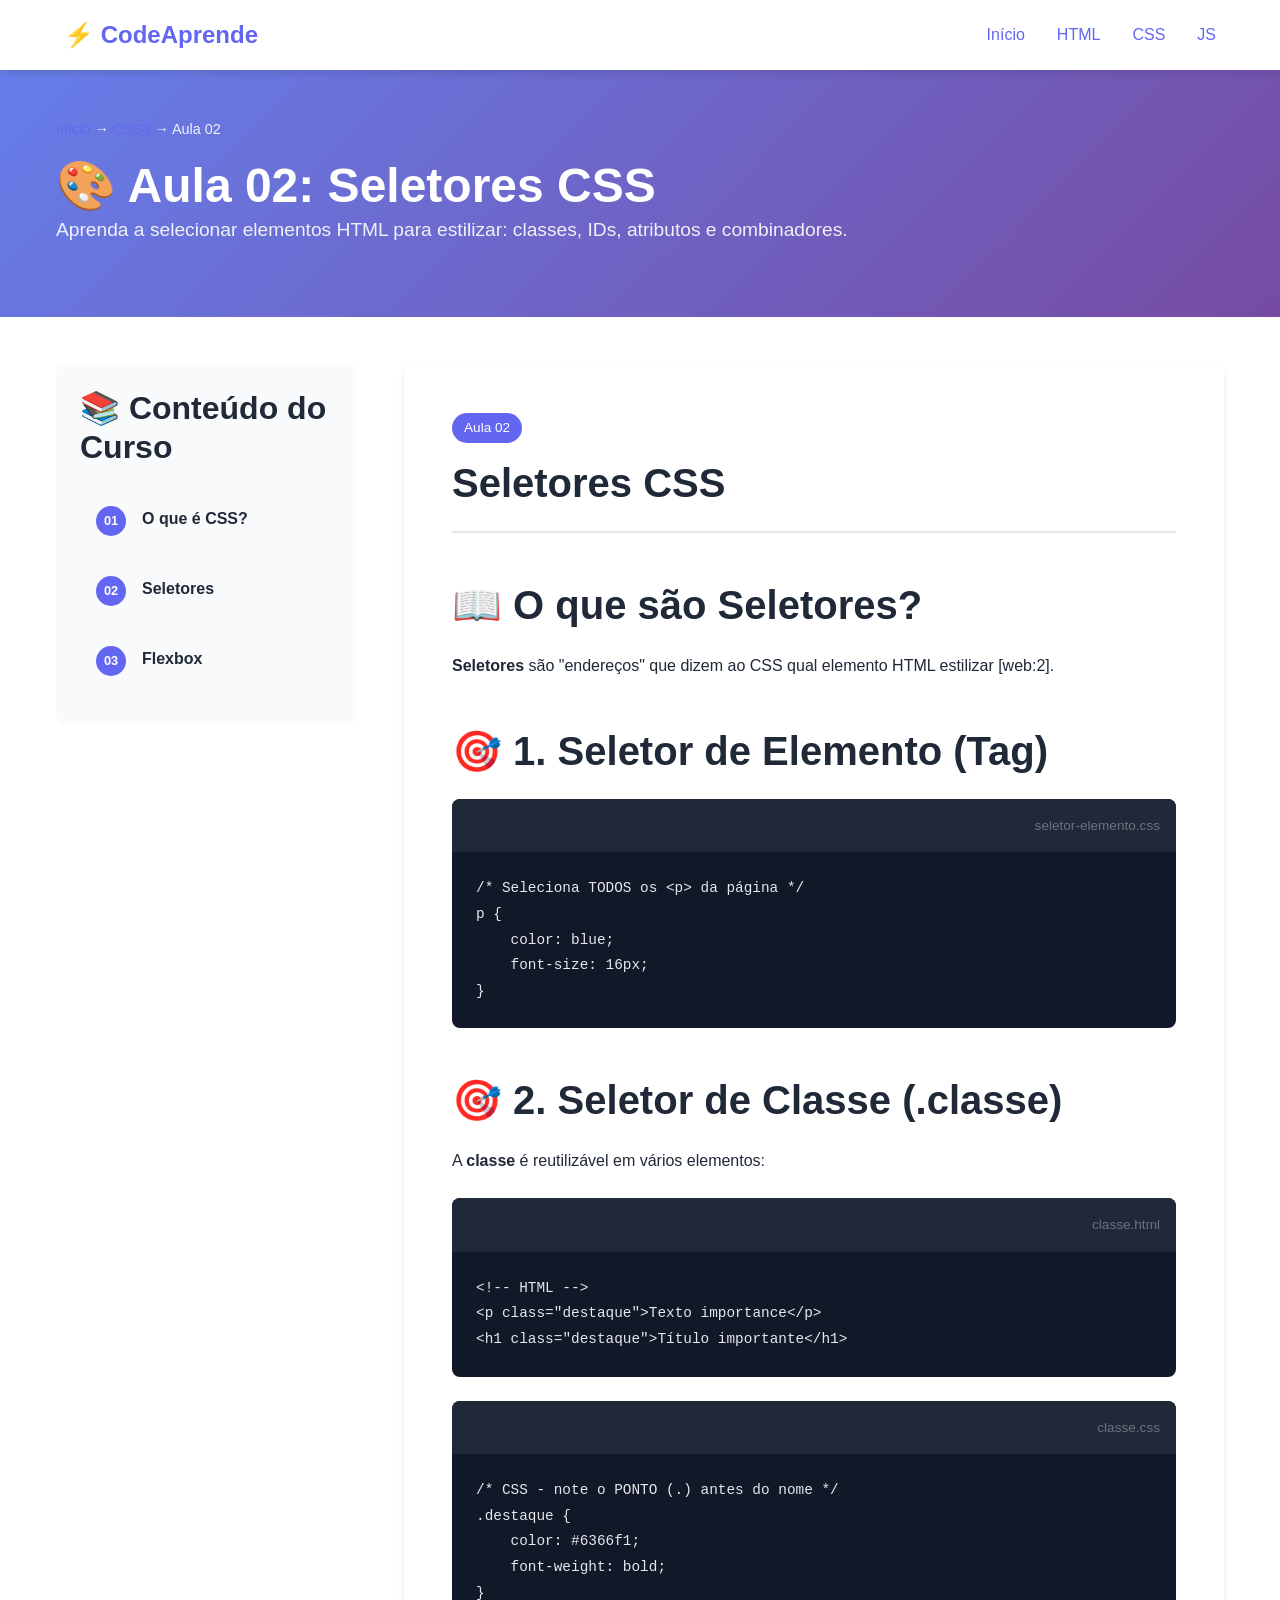
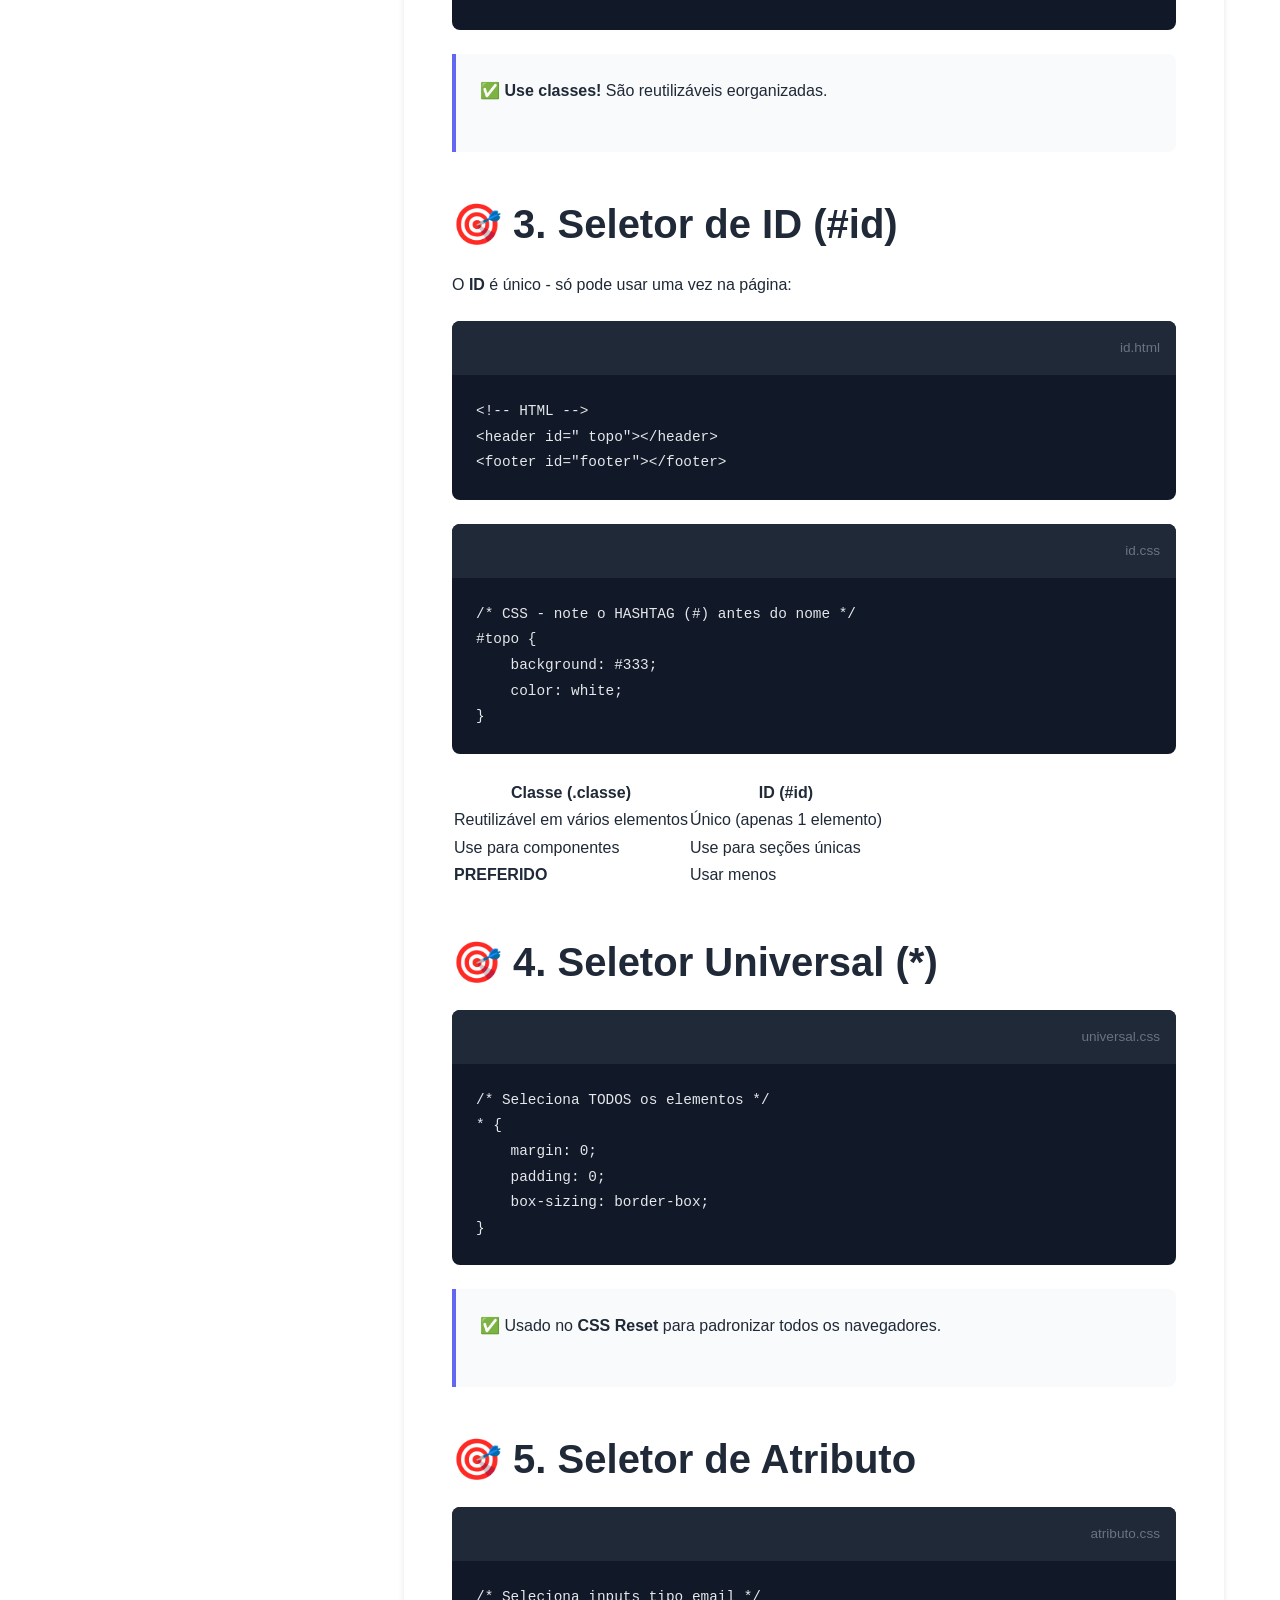
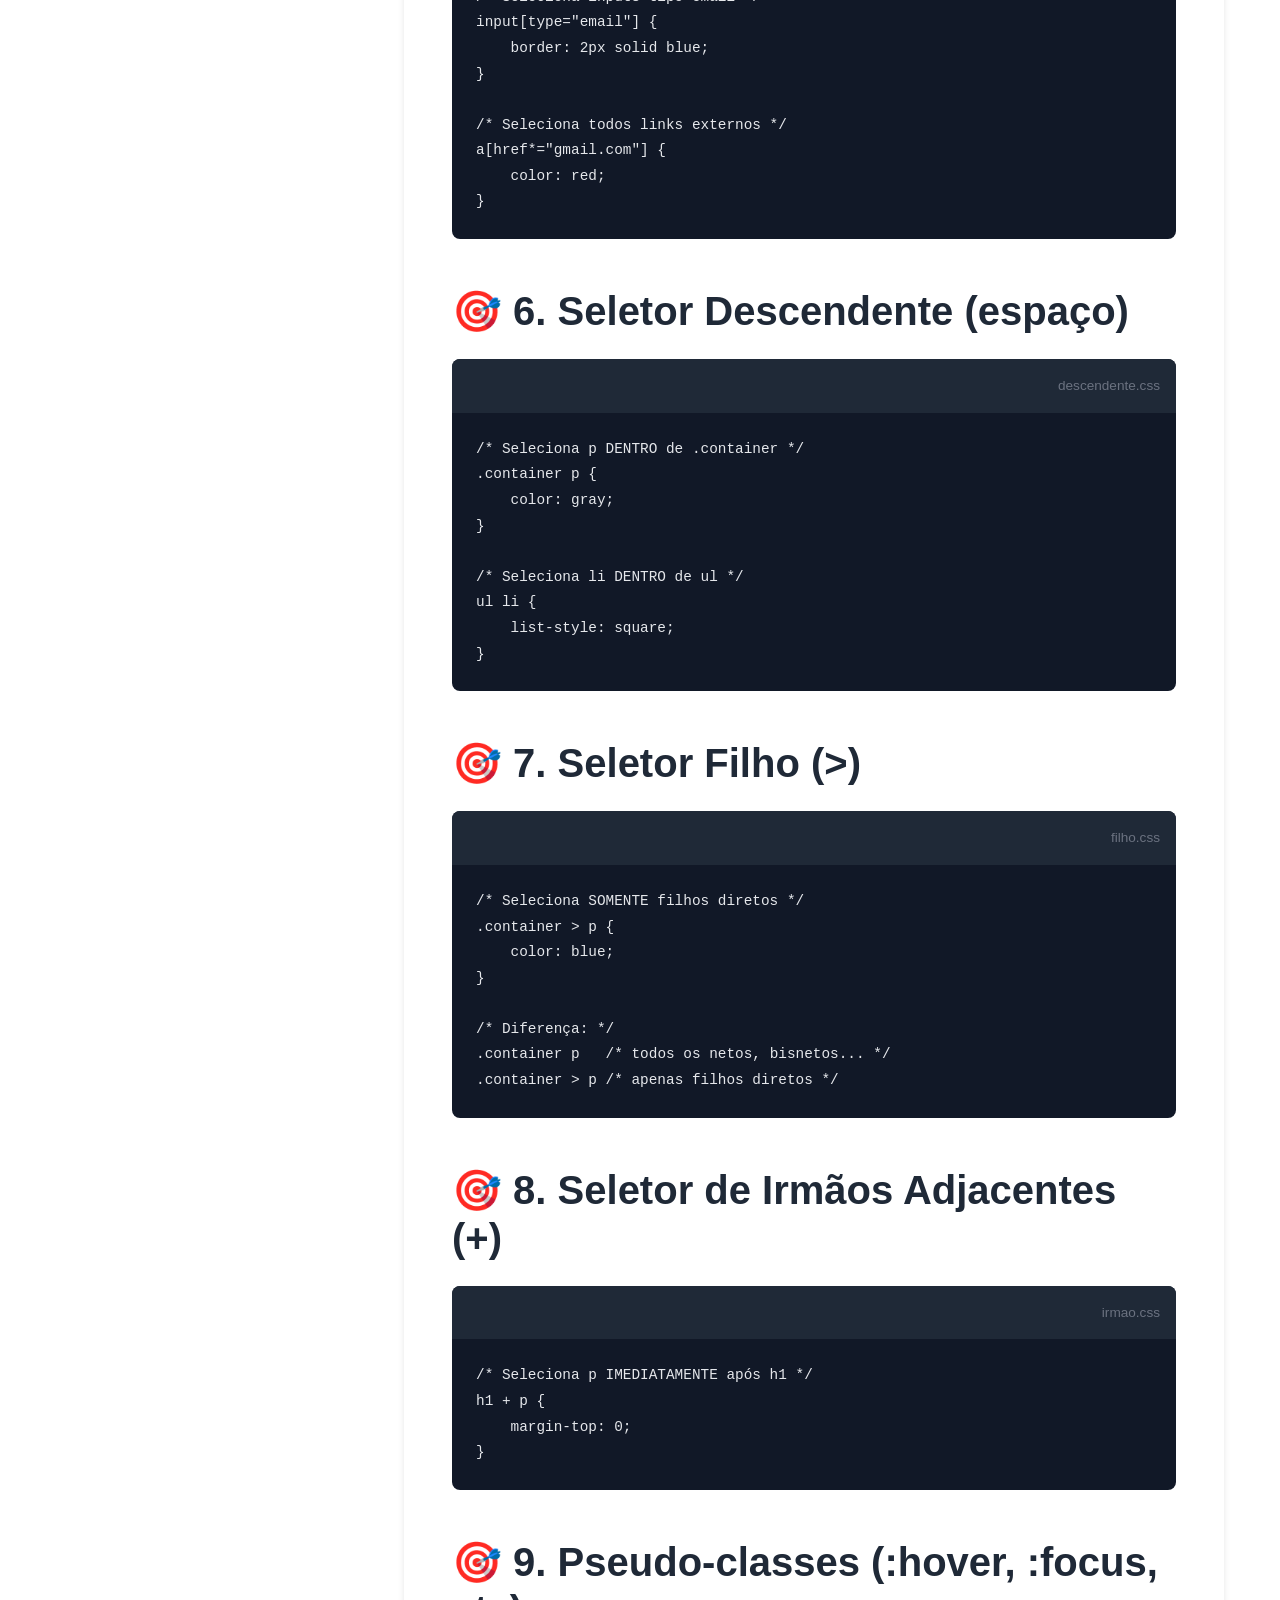
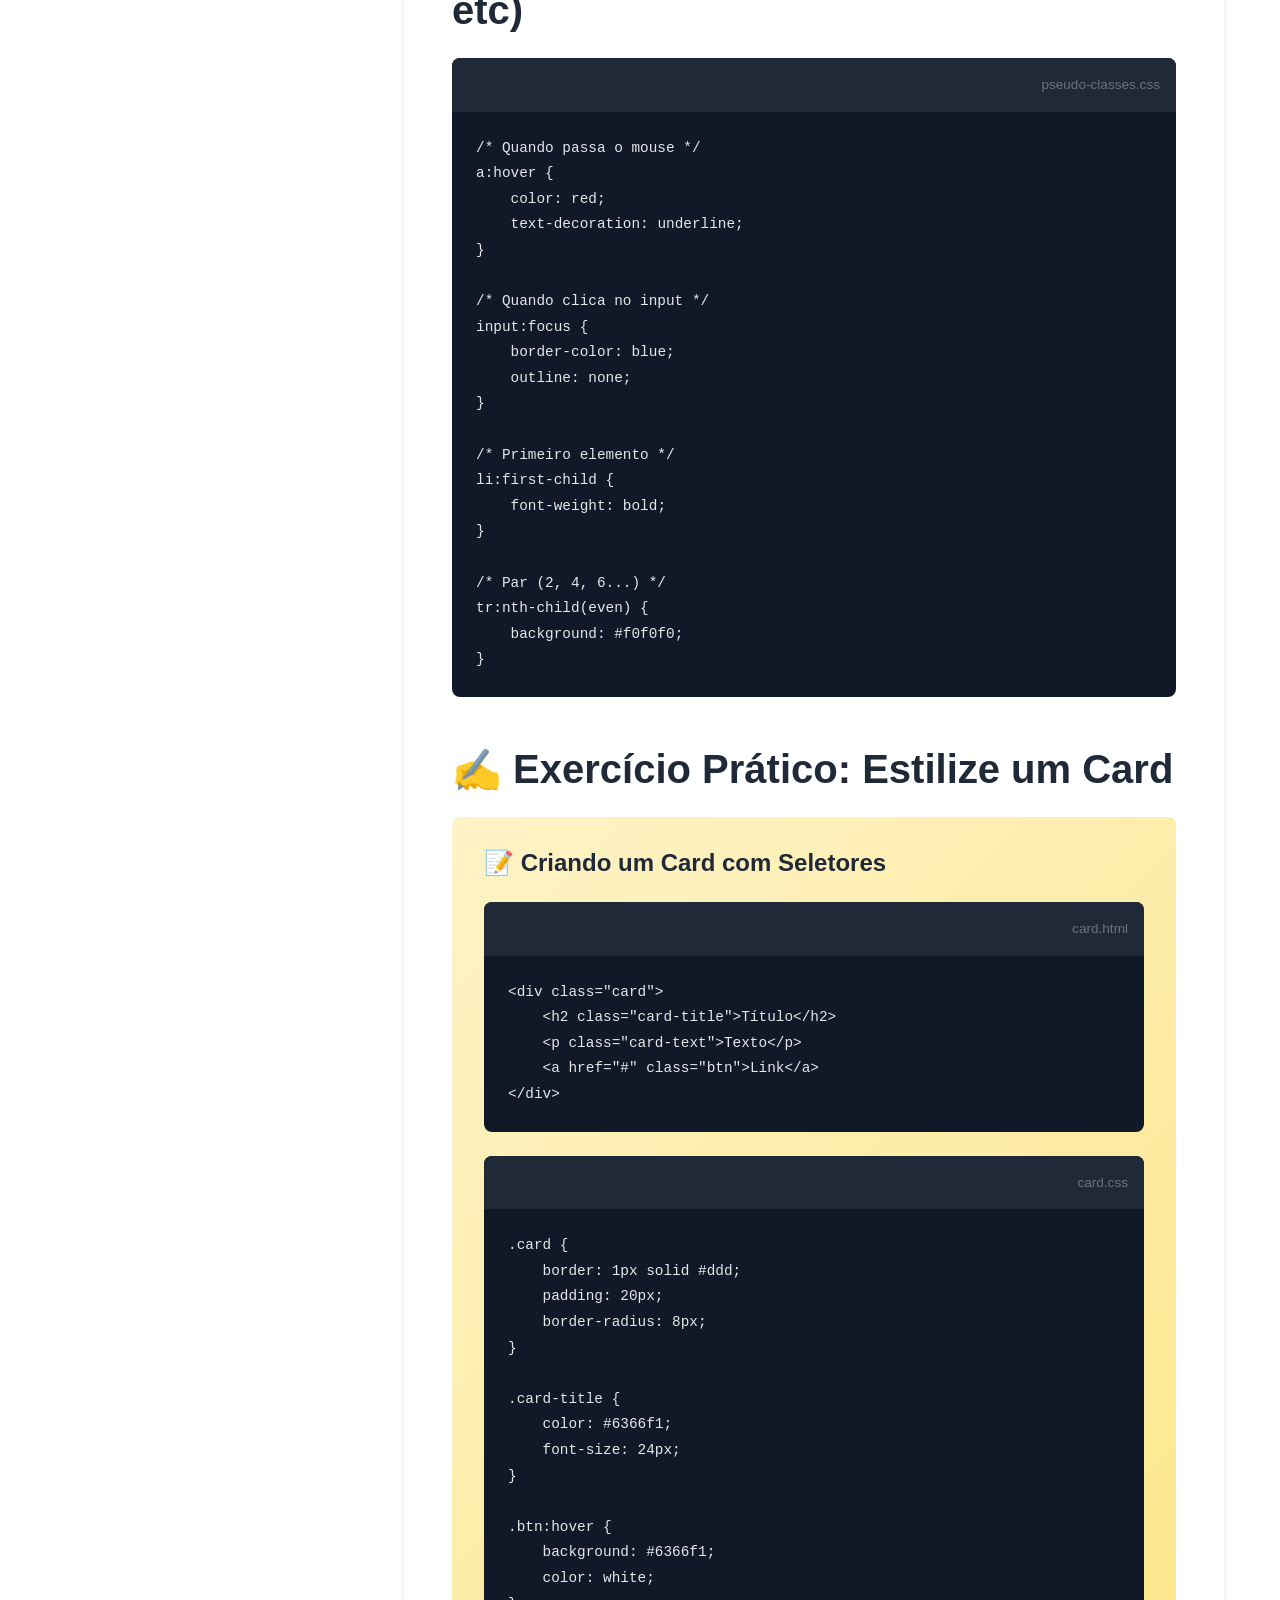
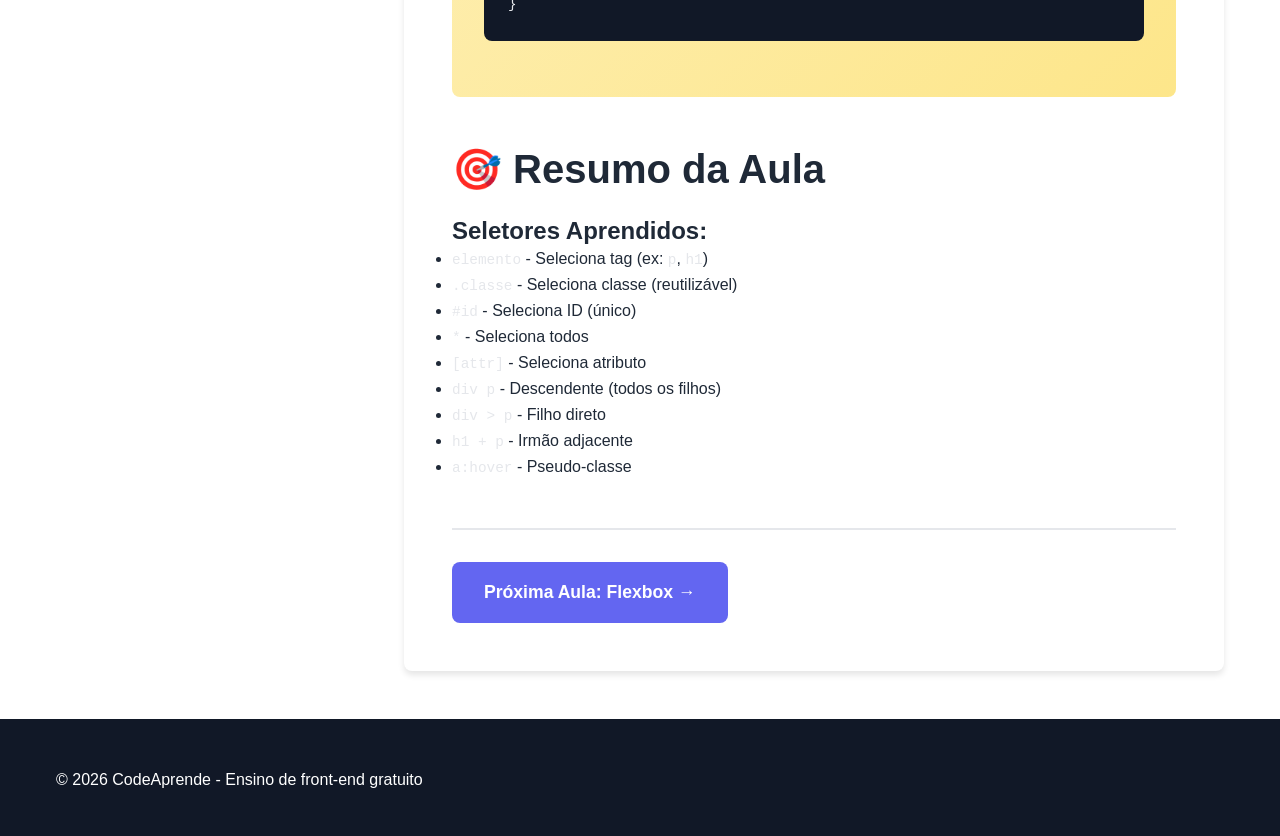
<file: css/aula02.html>
<!DOCTYPE html>
<html lang="pt-BR">
<head>
    <meta charset="UTF-8">
    <meta name="viewport" content="width=device-width, initial-scale=1.0">
    <title>Aula 02: Seletores CSS - CodeAprende</title>
    <link rel="stylesheet" href="../style.css">
</head>
<body>
    <header class="header">
        <nav class="nav container">
            <a href="../index.html" class="nav-logo">⚡ CodeAprende</a>
            <ul class="nav-menu">
                <li><a href="../index.html">Início</a></li>
                <li><a href="../html/index.html">HTML</a></li>
                <li><a href="index.html" class="active">CSS</a></li>
                <li><a href="../javascript/index.html">JS</a></li>
            </ul>
        </nav>
    </header>

    <main class="course-page">
        <section class="course-header css">
            <div class="container">
                <div class="breadcrumb">
                    <a href="../index.html">Início</a> → 
                    <a href="index.html">CSS3</a> → 
                    <span>Aula 02</span>
                </div>
                <h1>🎨 Aula 02: Seletores CSS</h1>
                <p class="course-intro">
                    Aprenda a selecionar elementos HTML para estilizar: classes, IDs, 
                    atributos e combinadores.
                </p>
            </div>
        </section>

        <section class="course-content">
            <div class="container">
                <div class="course-layout">
                    
                    <aside class="lessons-sidebar">
                        <h3>📚 Conteúdo do Curso</h3>
                        <ol class="lessons-list">
                            <li class="lesson-item">
                                <a href="aula01.html" class="lesson-link">
                                    <span class="lesson-number">01</span>
                                    <div class="lesson-info">
                                        <span class="lesson-title">O que é CSS?</span>
                                    </div>
                                </a>
                            </li>
                            <li class="lesson-item active">
                                <a href="aula02.html" class="lesson-link">
                                    <span class="lesson-number">02</span>
                                    <div class="lesson-info">
                                        <span class="lesson-title">Seletores</span>
                                    </div>
                                </a>
                            </li>
                            <li class="lesson-item">
                                <a href="aula03.html" class="lesson-link">
                                    <span class="lesson-number">03</span>
                                    <div class="lesson-info">
                                        <span class="lesson-title">Flexbox</span>
                                    </div>
                                </a>
                            </li>
                        </ol>
                    </aside>

                    <div class="main-content">
                        <article class="lesson-content">
                            <header class="lesson-header">
                                <span class="lesson-badge">Aula 02</span>
                                <h2>Seletores CSS</h2>
                            </header>

                            <section class="lesson-body">
                                <h2>📖 O que são Seletores?</h2>
                                <p>
                                    <strong>Seletores</strong> são "endereços" que dizem ao CSS 
                                    qual elemento HTML estilizar [web:2].
                                </p>

                                <h2>🎯 1. Seletor de Elemento (Tag)</h2>
                                <div class="code-example">
                                    <div class="code-header">
                                        <span class="filename">seletor-elemento.css</span>
                                    </div>
                                    <pre><code><span class="comment">/* Seleciona TODOS os &lt;p&gt; da página */</span>
<span class="selector">p</span> {
    <span class="property">color</span>: <span class="value">blue</span>;
    <span class="property">font-size</span>: <span class="value">16px</span>;
}</code></pre>
                                </div>

                                <h2>🎯 2. Seletor de Classe (.classe)</h2>
                                <p>A <strong>classe</strong> é reutilizável em vários elementos:</p>

                                <div class="code-example">
                                    <div class="code-header">
                                        <span class="filename">classe.html</span>
                                    </div>
                                    <pre><code><span class="comment">&lt;!-- HTML --&gt;</span>
<span class="tag">&lt;p</span> <span class="attr">class</span>=<span class="string">"destaque"</span><span class="tag">&gt;</span>Texto importance<span class="tag">&lt;/p&gt;</span>
<span class="tag">&lt;h1</span> <span class="attr">class</span>=<span class="string">"destaque"</span><span class="tag">&gt;</span>Título importante<span class="tag">&lt;/h1&gt;</span></code></pre>
                                </div>

                                <div class="code-example">
                                    <div class="code-header">
                                        <span class="filename">classe.css</span>
                                    </div>
                                    <pre><code><span class="comment">/* CSS - note o PONTO (.) antes do nome */</span>
<span class="selector">.destaque</span> {
    <span class="property">color</span>: <span class="value">#6366f1</span>;
    <span class="property">font-weight</span>: <span class="value">bold</span>;
}</code></pre>
                                </div>

                                <div class="info-box">
                                    <p>✅ <strong>Use classes!</strong> São reutilizáveis eorganizadas.</p>
                                </div>

                                <h2>🎯 3. Seletor de ID (#id)</h2>
                                <p>O <strong>ID</strong> é único - só pode usar uma vez na página:</p>

                                <div class="code-example">
                                    <div class="code-header">
                                        <span class="filename">id.html</span>
                                    </div>
                                    <pre><code><span class="comment">&lt;!-- HTML --&gt;</span>
<span class="tag">&lt;header</span> <span class="attr">id</span>=<span class="string">" topo"</span><span class="tag">&gt;</span><span class="tag">&lt;/header&gt;</span>
<span class="tag">&lt;footer</span> <span class="attr">id</span>=<span class="string">"footer"</span><span class="tag">&gt;</span><span class="tag">&lt;/footer&gt;</span></code></pre>
                                </div>

                                <div class="code-example">
                                    <div class="code-header">
                                        <span class="filename">id.css</span>
                                    </div>
                                    <pre><code><span class="comment">/* CSS - note o HASHTAG (#) antes do nome */</span>
<span class="selector">#topo</span> {
    <span class="property">background</span>: <span class="value">#333</span>;
    <span class="property">color</span>: <span class="value">white</span>;
}</code></pre>
                                </div>

                                <table class="explanation-table">
                                    <tr>
                                        <th>Classe (.classe)</th>
                                        <th>ID (#id)</th>
                                    </tr>
                                    <tr>
                                        <td>Reutilizável em vários elementos</td>
                                        <td>Único (apenas 1 elemento)</td>
                                    </tr>
                                    <tr>
                                        <td>Use para componentes</td>
                                        <td>Use para seções únicas</td>
                                    </tr>
                                    <tr>
                                        <td><strong>PREFERIDO</strong></td>
                                        <td>Usar menos</td>
                                    </tr>
                                </table>

                                <h2>🎯 4. Seletor Universal (*)</h2>
                                <div class="code-example">
                                    <div class="code-header">
                                        <span class="filename">universal.css</span>
                                    </div>
                                    <pre><code><span class="comment">/* Seleciona TODOS os elementos */</span>
<span class="selector">*</span> {
    <span class="property">margin</span>: <span class="value">0</span>;
    <span class="property">padding</span>: <span class="value">0</span>;
    <span class="property">box-sizing</span>: <span class="value">border-box</span>;
}</code></pre>
                                </div>
                                <div class="info-box">
                                    <p>✅ Usado no <strong>CSS Reset</strong> para padronizar todos os navegadores.</p>
                                </div>

                                <h2>🎯 5. Seletor de Atributo</h2>
                                <div class="code-example">
                                    <div class="code-header">
                                        <span class="filename">atributo.css</span>
                                    </div>
                                    <pre><code><span class="comment">/* Seleciona inputs tipo email */</span>
<span class="selector">input[type="email"]</span> {
    <span class="property">border</span>: <span class="value">2px solid blue</span>;
}

<span class="comment">/* Seleciona todos links externos */</span>
<span class="selector">a[href*="gmail.com"]</span> {
    <span class="property">color</span>: <span class="value">red</span>;
}</code></pre>
                                </div>

                                <h2>🎯 6. Seletor Descendente (espaço)</h2>
                                <div class="code-example">
                                    <div class="code-header">
                                        <span class="filename">descendente.css</span>
                                    </div>
                                    <pre><code><span class="comment">/* Seleciona p DENTRO de .container */</span>
<span class="selector">.container p</span> {
    <span class="property">color</span>: <span class="value">gray</span>;
}

<span class="comment">/* Seleciona li DENTRO de ul */</span>
<span class="selector">ul li</span> {
    <span class="property">list-style</span>: <span class="value">square</span>;
}</code></pre>
                                </div>

                                <h2>🎯 7. Seletor Filho (>)</h2>
                                <div class="code-example">
                                    <div class="code-header">
                                        <span class="filename">filho.css</span>
                                    </div>
                                    <pre><code><span class="comment">/* Seleciona SOMENTE filhos diretos */</span>
<span class="selector">.container > p</span> {
    <span class="property">color</span>: <span class="value">blue</span>;
}

<span class="comment">/* Diferença: */</span>
<span class="selector">.container p</span>   <span class="comment">/* todos os netos, bisnetos... */</span>
<span class="selector">.container > p</span> <span class="comment">/* apenas filhos diretos */</span></code></pre>
                                </div>

                                <h2>🎯 8. Seletor de Irmãos Adjacentes (+)</h2>
                                <div class="code-example">
                                    <div class="code-header">
                                        <span class="filename">irmao.css</span>
                                    </div>
                                    <pre><code><span class="comment">/* Seleciona p IMEDIATAMENTE após h1 */</span>
<span class="selector">h1 + p</span> {
    <span class="property">margin-top</span>: <span class="value">0</span>;
}</code></pre>
                                </div>

                                <h2>🎯 9. Pseudo-classes (:hover, :focus, etc)</h2>
                                <div class="code-example">
                                    <div class="code-header">
                                        <span class="filename">pseudo-classes.css</span>
                                    </div>
                                    <pre><code><span class="comment">/* Quando passa o mouse */</span>
<span class="selector">a:hover</span> {
    <span class="property">color</span>: <span class="value">red</span>;
    <span class="property">text-decoration</span>: <span class="value">underline</span>;
}

<span class="comment">/* Quando clica no input */</span>
<span class="selector">input:focus</span> {
    <span class="property">border-color</span>: <span class="value">blue</span>;
    <span class="property">outline</span>: <span class="value">none</span>;
}

<span class="comment">/* Primeiro elemento */</span>
<span class="selector">li:first-child</span> {
    <span class="property">font-weight</span>: <span class="value">bold</span>;
}

<span class="comment">/* Par (2, 4, 6...) */</span>
<span class="selector">tr:nth-child(even)</span> {
    <span class="property">background</span>: <span class="value">#f0f0f0</span>;
}</code></pre>
                                </div>

                                <h2>✍️ Exercício Prático: Estilize um Card</h2>
                                <div class="exercise-box">
                                    <h4>📝 Criando um Card com Seletores</h4>
                                    <div class="code-example">
                                        <div class="code-header">
                                            <span class="filename">card.html</span>
                                        </div>
                                        <pre><code><span class="tag">&lt;div</span> <span class="attr">class</span>=<span class="string">"card"</span><span class="tag">&gt;</span>
    <span class="tag">&lt;h2</span> <span class="attr">class</span>=<span class="string">"card-title"</span><span class="tag">&gt;</span>Título<span class="tag">&lt;/h2&gt;</span>
    <span class="tag">&lt;p</span> <span class="attr">class</span>=<span class="string">"card-text"</span><span class="tag">&gt;</span>Texto<span class="tag">&lt;/p&gt;</span>
    <span class="tag">&lt;a</span> <span class="attr">href</span>=<span class="string">"#"</span> <span class="attr">class</span>=<span class="string">"btn"</span><span class="tag">&gt;</span>Link<span class="tag">&lt;/a&gt;</span>
<span class="tag">&lt;/div&gt;</span></code></pre>
                                    </div>
                                    <div class="code-example">
                                        <div class="code-header">
                                            <span class="filename">card.css</span>
                                        </div>
                                        <pre><code><span class="selector">.card</span> {
    <span class="property">border</span>: <span class="value">1px solid #ddd</span>;
    <span class="property">padding</span>: <span class="value">20px</span>;
    <span class="property">border-radius</span>: <span class="value">8px</span>;
}

<span class="selector">.card-title</span> {
    <span class="property">color</span>: <span class="value">#6366f1</span>;
    <span class="property">font-size</span>: <span class="value">24px</span>;
}

<span class="selector">.btn:hover</span> {
    <span class="property">background</span>: <span class="value">#6366f1</span>;
    <span class="property">color</span>: <span class="value">white</span>;
}</code></pre>
                                    </div>
                                </div>

                                <h2>🎯 Resumo da Aula</h2>
                                <div class="summary-box">
                                    <h4>Seletores Aprendidos:</h4>
                                    <ul class="summary-list">
                                        <li><code>elemento</code> - Seleciona tag (ex: <code>p</code>, <code>h1</code>)</li>
                                        <li><code>.classe</code> - Seleciona classe (reutilizável)</li>
                                        <li><code>#id</code> - Seleciona ID (único)</li>
                                        <li><code>*</code> - Seleciona todos</li>
                                        <li><code>[attr]</code> - Seleciona atributo</li>
                                        <li><code>div p</code> - Descendente (todos os filhos)</li>
                                        <li><code>div > p</code> - Filho direto</li>
                                        <li><code>h1 + p</code> - Irmão adjacente</li>
                                        <li><code>a:hover</code> - Pseudo-classe</li>
                                    </ul>
                                </div>

                                <div class="next-lesson">
                                    <a href="aula03.html" class="btn btn-primary btn-large">
                                        Próxima Aula: Flexbox →
                                    </a>
                                </div>
                            </section>
                        </article>
                    </div>

                </div>
            </div>
        </section>
    </main>

    <footer class="footer">
        <div class="container">
            <p>© 2026 CodeAprende - Ensino de front-end gratuito</p>
        </div>
    </footer>

    <script src="../script.js"></script>
</body>
</html>
</file>
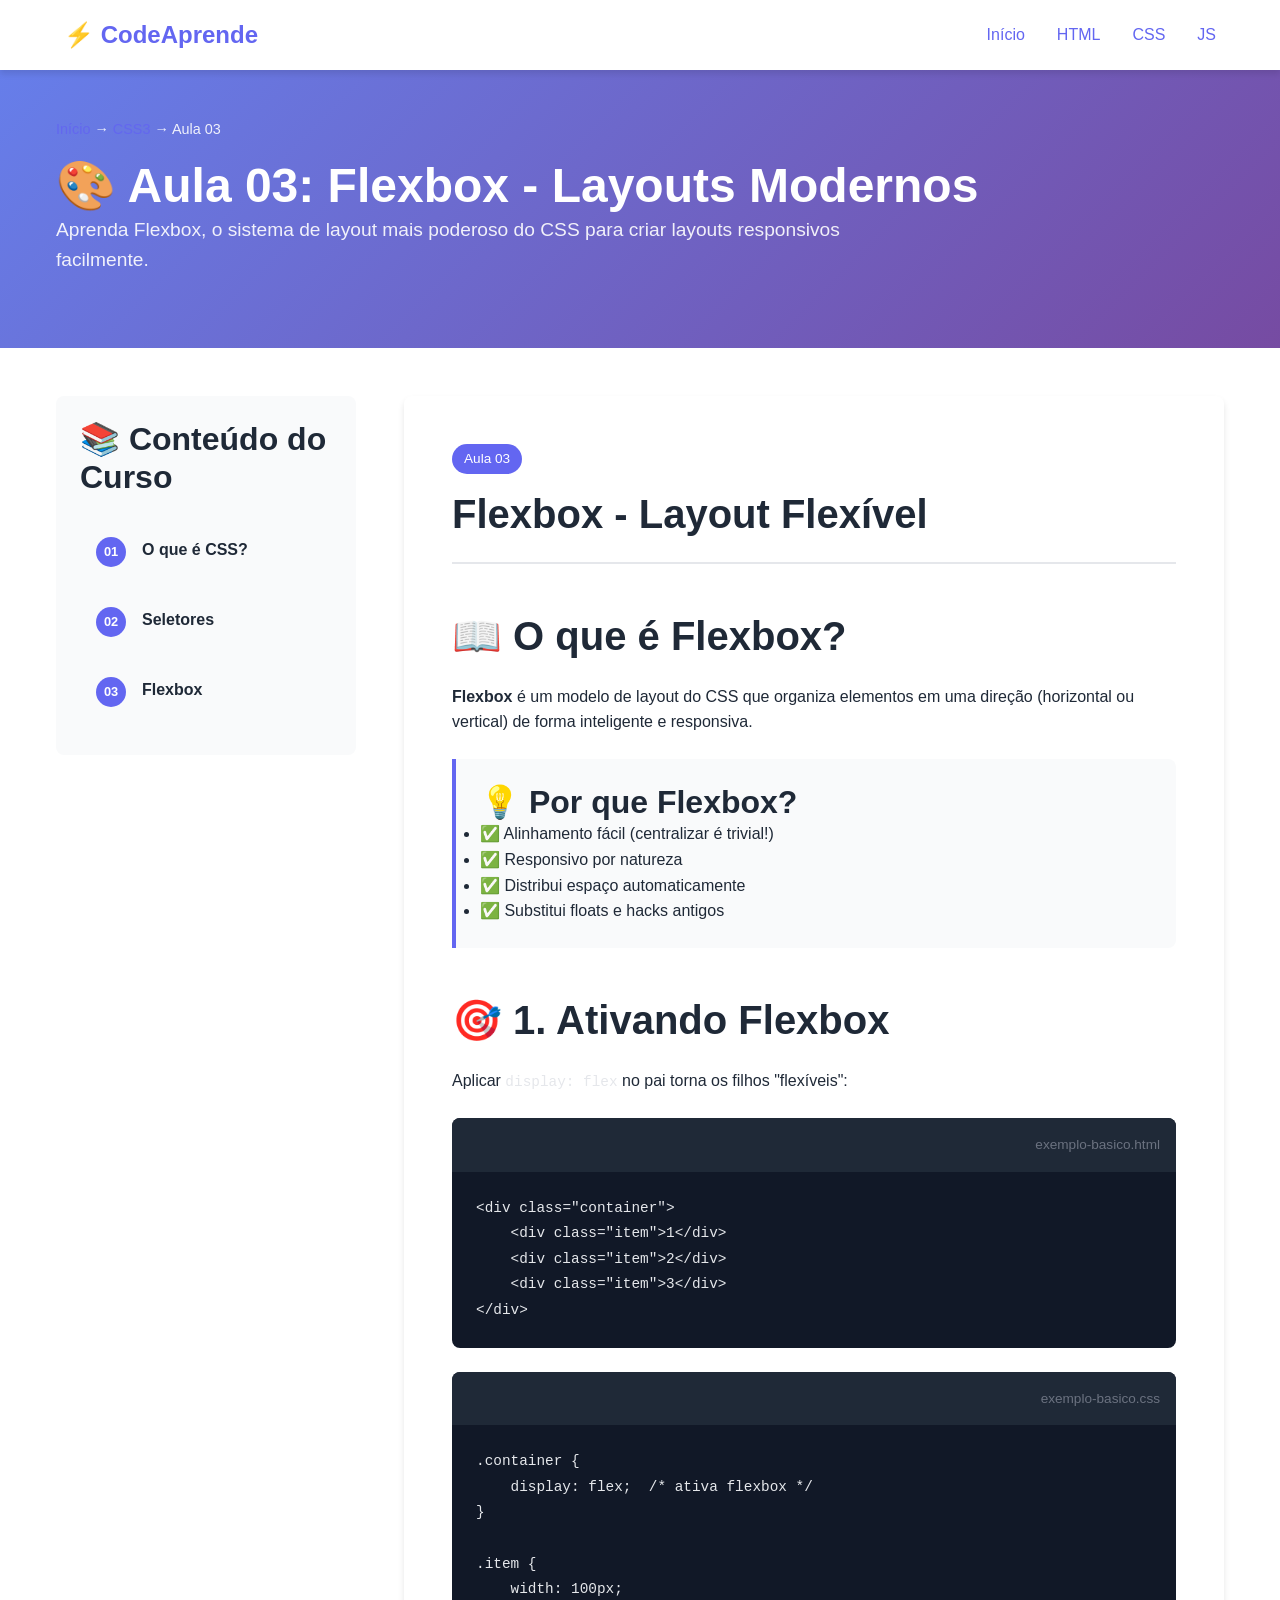
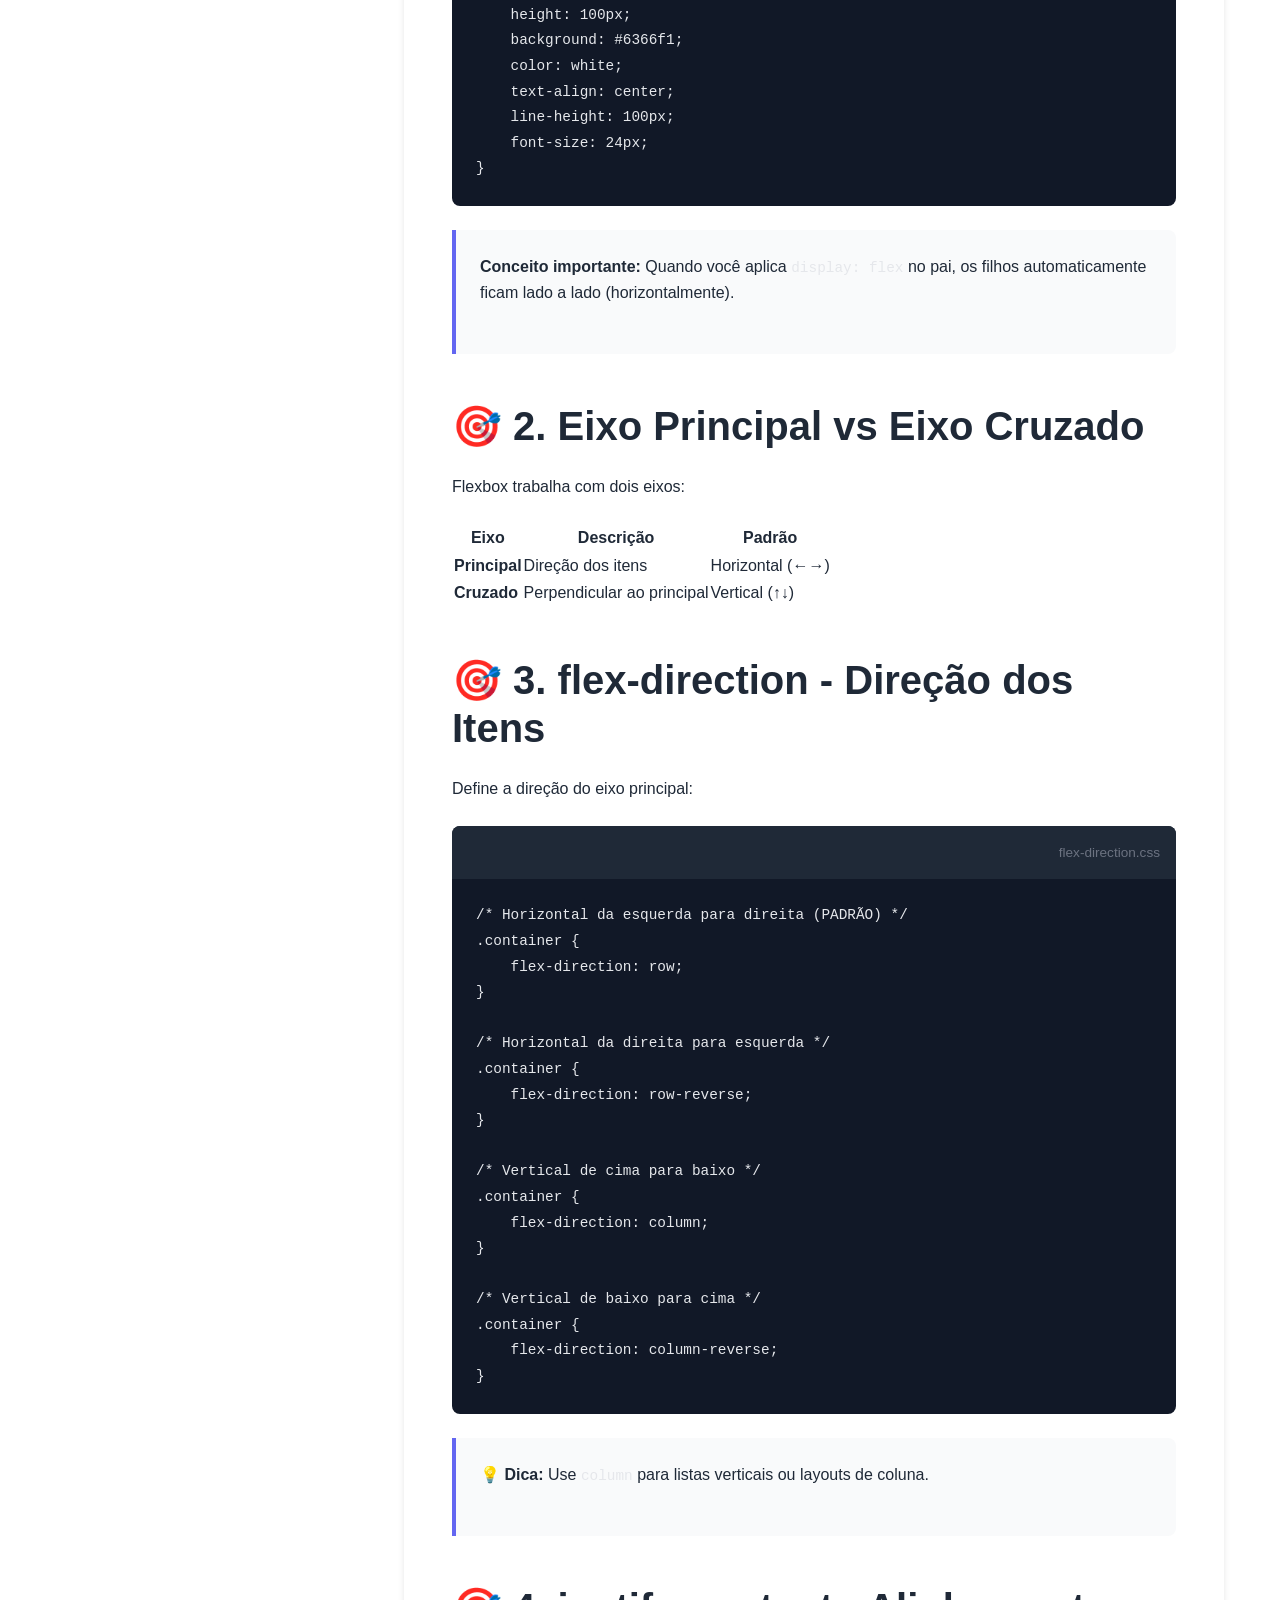
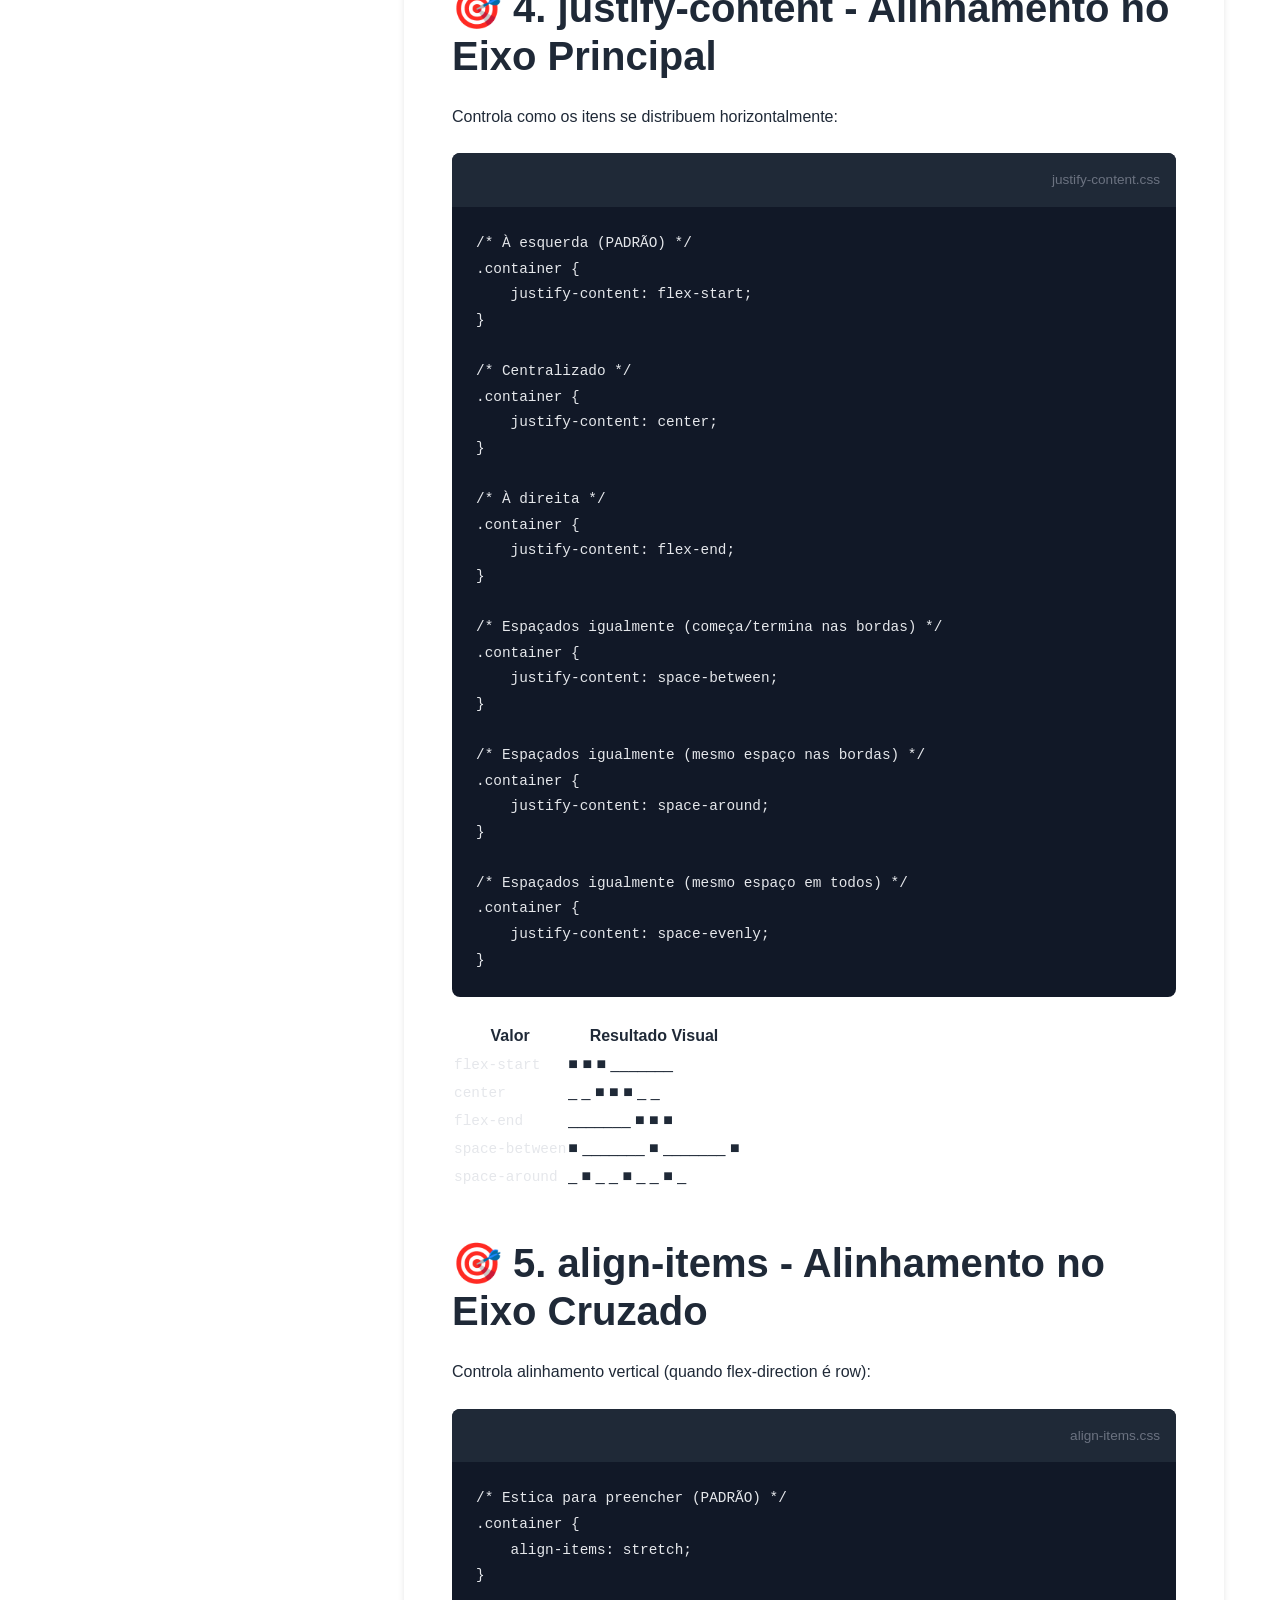
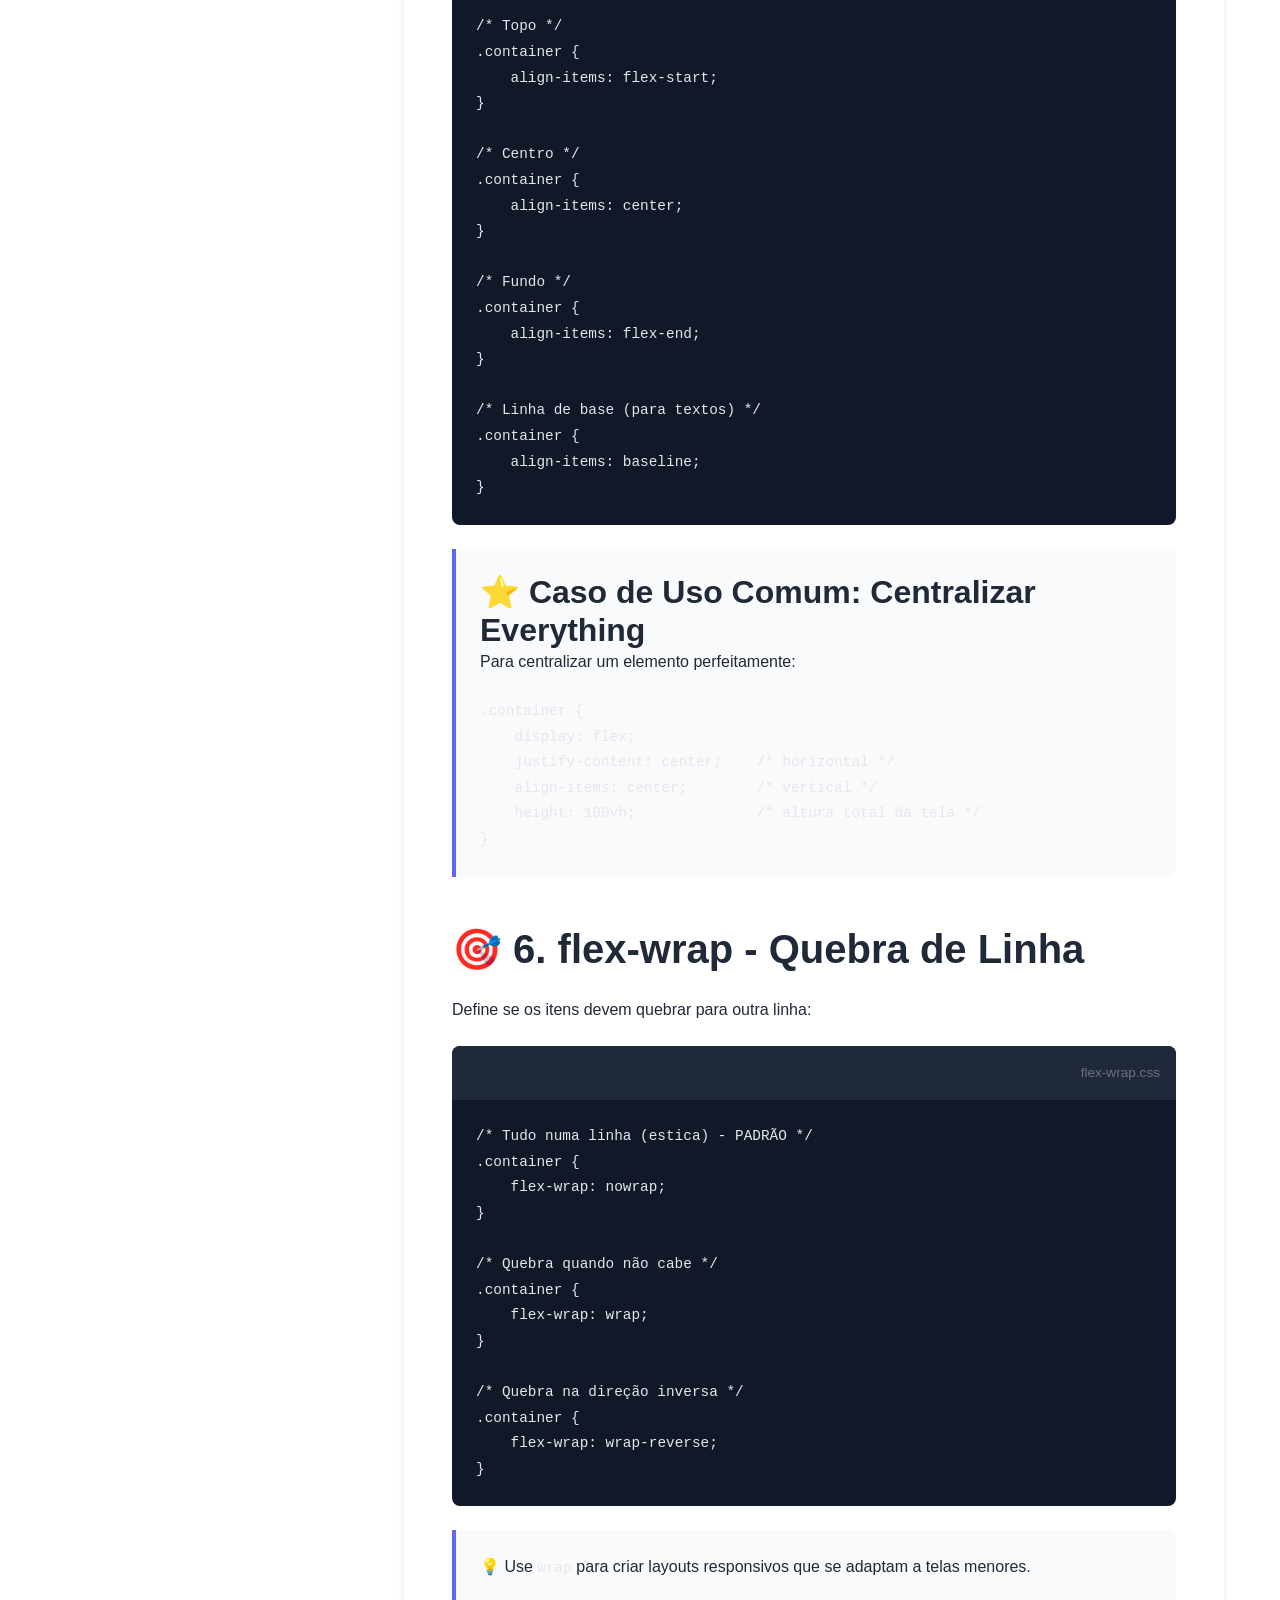
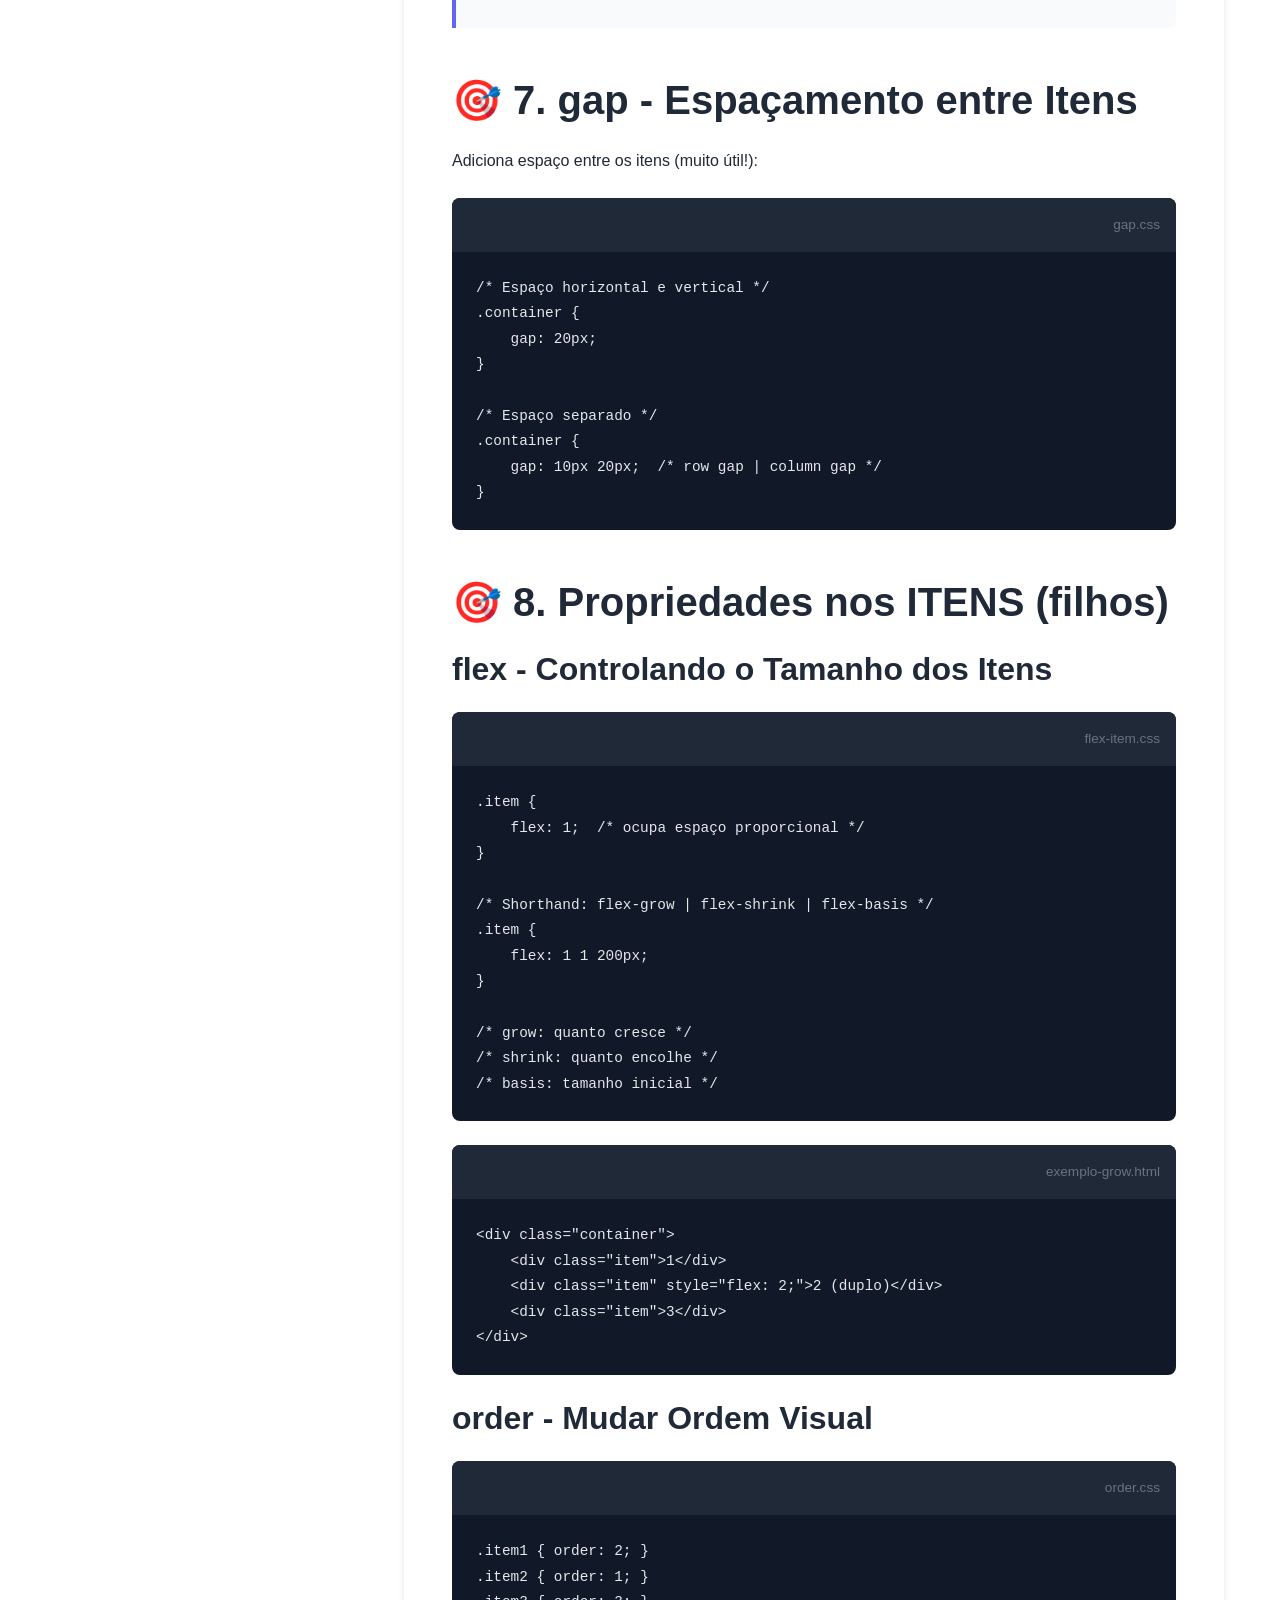
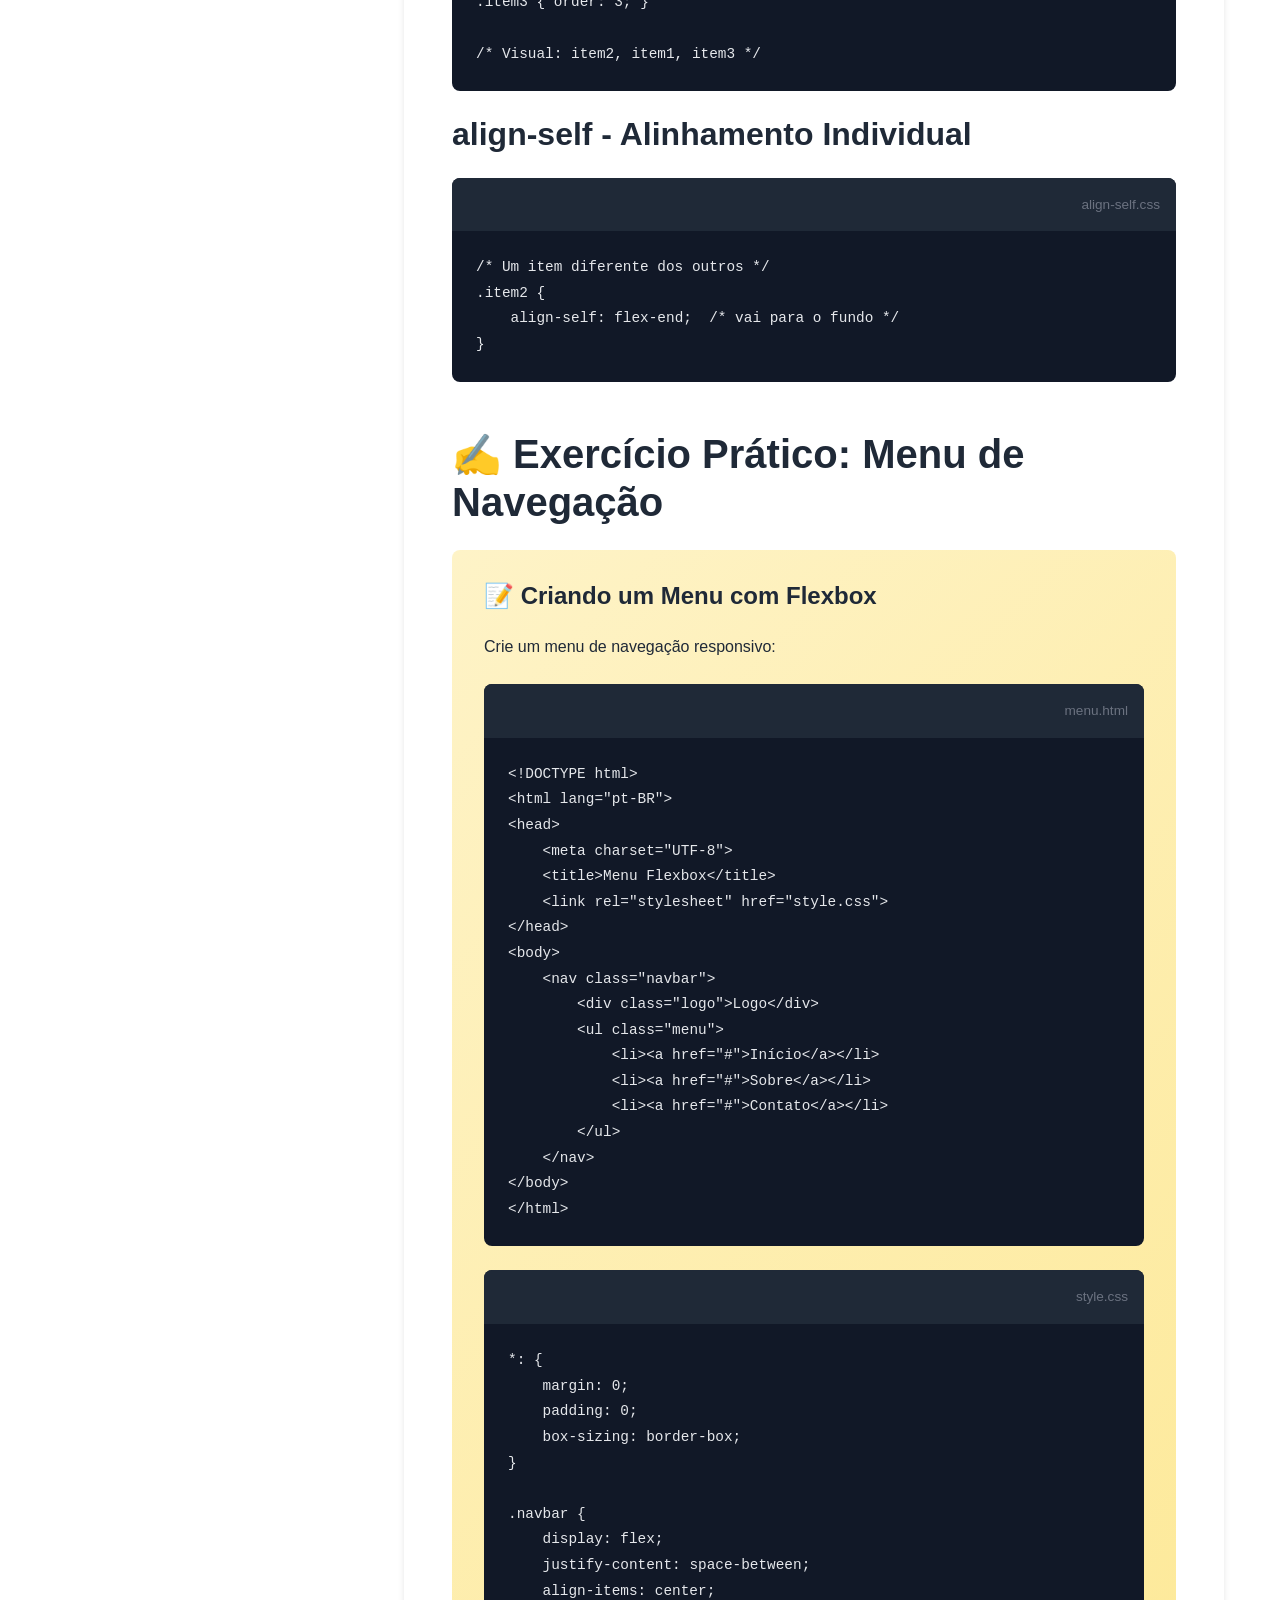
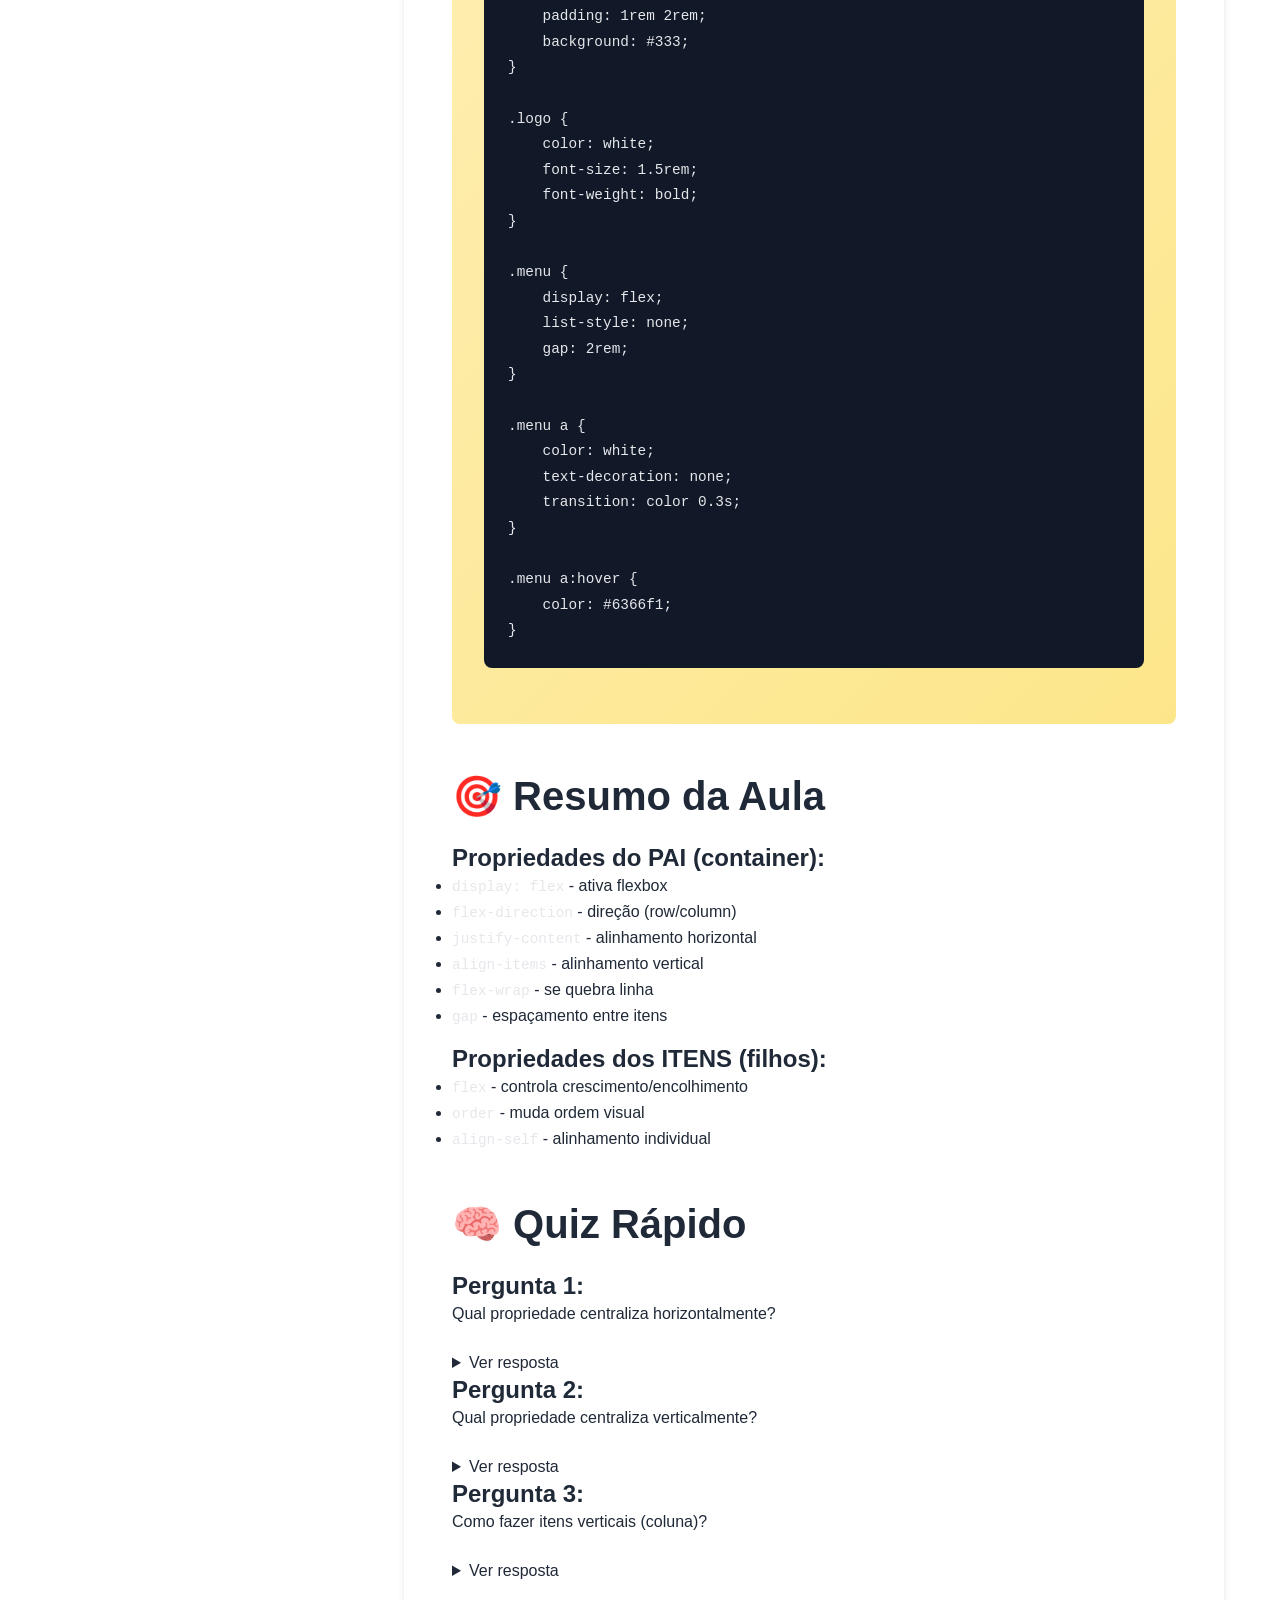
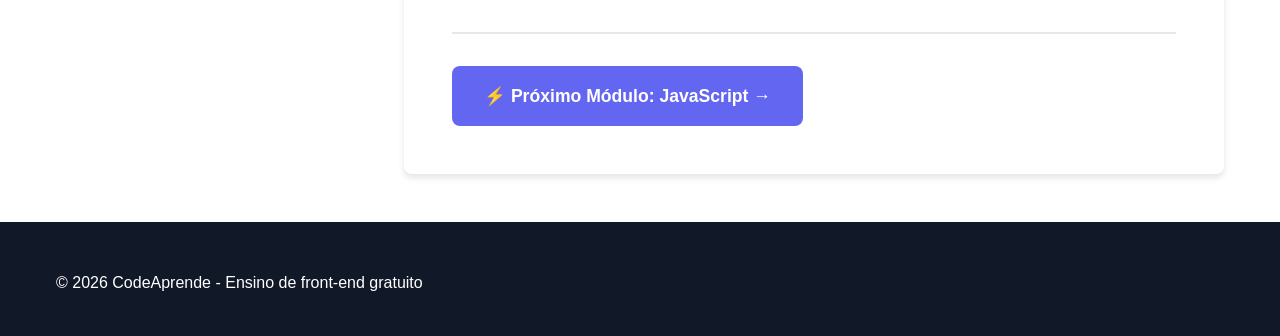
<file: css/aula03.html>
<!DOCTYPE html>
<html lang="pt-BR">
<head>
    <meta charset="UTF-8">
    <meta name="viewport" content="width=device-width, initial-scale=1.0">
    <title>Aula 03: Flexbox - CodeAprende</title>
    <link rel="stylesheet" href="../style.css">
</head>
<body>
    <header class="header">
        <nav class="nav container">
            <a href="../index.html" class="nav-logo">⚡ CodeAprende</a>
            <ul class="nav-menu">
                <li><a href="../index.html">Início</a></li>
                <li><a href="../html/index.html">HTML</a></li>
                <li><a href="index.html" class="active">CSS</a></li>
                <li><a href="../javascript/index.html">JS</a></li>
            </ul>
        </nav>
    </header>

    <main class="course-page">
        <section class="course-header css">
            <div class="container">
                <div class="breadcrumb">
                    <a href="../index.html">Início</a> → 
                    <a href="index.html">CSS3</a> → 
                    <span>Aula 03</span>
                </div>
                <h1>🎨 Aula 03: Flexbox - Layouts Modernos</h1>
                <p class="course-intro">
                    Aprenda Flexbox, o sistema de layout mais poderoso do CSS 
                    para criar layouts responsivos facilmente.
                </p>
            </div>
        </section>

        <section class="course-content">
            <div class="container">
                <div class="course-layout">
                    
                    <aside class="lessons-sidebar">
                        <h3>📚 Conteúdo do Curso</h3>
                        <ol class="lessons-list">
                            <li class="lesson-item">
                                <a href="aula01.html" class="lesson-link">
                                    <span class="lesson-number">01</span>
                                    <div class="lesson-info">
                                        <span class="lesson-title">O que é CSS?</span>
                                    </div>
                                </a>
                            </li>
                            <li class="lesson-item">
                                <a href="aula02.html" class="lesson-link">
                                    <span class="lesson-number">02</span>
                                    <div class="lesson-info">
                                        <span class="lesson-title">Seletores</span>
                                    </div>
                                </a>
                            </li>
                            <li class="lesson-item active">
                                <a href="aula03.html" class="lesson-link">
                                    <span class="lesson-number">03</span>
                                    <div class="lesson-info">
                                        <span class="lesson-title">Flexbox</span>
                                    </div>
                                </a>
                            </li>
                        </ol>
                    </aside>

                    <div class="main-content">
                        <article class="lesson-content">
                            <header class="lesson-header">
                                <span class="lesson-badge">Aula 03</span>
                                <h2>Flexbox - Layout Flexível</h2>
                            </header>

                            <section class="lesson-body">
                                <h2>📖 O que é Flexbox?</h2>
                                <p>
                                    <strong>Flexbox</strong> é um modelo de layout do CSS que organiza elementos 
                                    em uma direção (horizontal ou vertical) de forma inteligente e responsiva.
                                </p>

                                <div class="info-box">
                                    <h3>💡 Por que Flexbox?</h3>
                                    <ul>
                                        <li>✅ Alinhamento fácil (centralizar é trivial!)</li>
                                        <li>✅ Responsivo por natureza</li>
                                        <li>✅ Distribui espaço automaticamente</li>
                                        <li>✅ Substitui floats e hacks antigos</li>
                                    </ul>
                                </div>

                                <h2>🎯 1. Ativando Flexbox</h2>
                                <p>Aplicar <code>display: flex</code> no pai torna os filhos "flexíveis":</p>

                                <div class="code-example">
                                    <div class="code-header">
                                        <span class="filename">exemplo-basico.html</span>
                                    </div>
                                    <pre><code><span class="tag">&lt;div</span> <span class="attr">class</span>=<span class="string">"container"</span><span class="tag">&gt;</span>
    <span class="tag">&lt;div</span> <span class="attr">class</span>=<span class="string">"item"</span><span class="tag">&gt;</span>1<span class="tag">&lt;/div&gt;</span>
    <span class="tag">&lt;div</span> <span class="attr">class</span>=<span class="string">"item"</span><span class="tag">&gt;</span>2<span class="tag">&lt;/div&gt;</span>
    <span class="tag">&lt;div</span> <span class="attr">class</span>=<span class="string">"item"</span><span class="tag">&gt;</span>3<span class="tag">&lt;/div&gt;</span>
<span class="tag">&lt;/div&gt;</span></code></pre>
                                </div>

                                <div class="code-example">
                                    <div class="code-header">
                                        <span class="filename">exemplo-basico.css</span>
                                    </div>
                                    <pre><code><span class="selector">.container</span> {
    <span class="property">display</span>: <span class="value">flex</span>;  <span class="comment">/* ativa flexbox */</span>
}

<span class="selector">.item</span> {
    <span class="property">width</span>: <span class="value">100px</span>;
    <span class="property">height</span>: <span class="value">100px</span>;
    <span class="property">background</span>: <span class="value">#6366f1</span>;
    <span class="property">color</span>: <span class="value">white</span>;
    <span class="property">text-align</span>: <span class="value">center</span>;
    <span class="property">line-height</span>: <span class="value">100px</span>;
    <span class="property">font-size</span>: <span class="value">24px</span>;
}</code></pre>
                                </div>

                                <div class="info-box">
                                    <p><strong>Conceito importante:</strong> Quando você aplica <code>display: flex</code> no pai, os filhos automaticamente ficam lado a lado (horizontalmente).</p>
                                </div>

                                <h2>🎯 2. Eixo Principal vs Eixo Cruzado</h2>
                                <p>Flexbox trabalha com dois eixos:</p>

                                <table class="explanation-table">
                                    <tr>
                                        <th>Eixo</th>
                                        <th>Descrição</th>
                                        <th>Padrão</th>
                                    </tr>
                                    <tr>
                                        <td><strong>Principal</strong></td>
                                        <td>Direção dos itens</td>
                                        <td>Horizontal (←→)</td>
                                    </tr>
                                    <tr>
                                        <td><strong>Cruzado</strong></td>
                                        <td>Perpendicular ao principal</td>
                                        <td>Vertical (↑↓)</td>
                                    </tr>
                                </table>

                                <h2>🎯 3. flex-direction - Direção dos Itens</h2>
                                <p>Define a direção do eixo principal:</p>

                                <div class="code-example">
                                    <div class="code-header">
                                        <span class="filename">flex-direction.css</span>
                                    </div>
                                    <pre><code><span class="comment">/* Horizontal da esquerda para direita (PADRÃO) */</span>
<span class="selector">.container</span> {
    <span class="property">flex-direction</span>: <span class="value">row</span>;
}

<span class="comment">/* Horizontal da direita para esquerda */</span>
<span class="selector">.container</span> {
    <span class="property">flex-direction</span>: <span class="value">row-reverse</span>;
}

<span class="comment">/* Vertical de cima para baixo */</span>
<span class="selector">.container</span> {
    <span class="property">flex-direction</span>: <span class="value">column</span>;
}

<span class="comment">/* Vertical de baixo para cima */</span>
<span class="selector">.container</span> {
    <span class="property">flex-direction</span>: <span class="value">column-reverse</span>;
}</code></pre>
                                </div>

                                <div class="info-box">
                                    <p>💡 <strong>Dica:</strong> Use <code>column</code> para listas verticais ou layouts de coluna.</p>
                                </div>

                                <h2>🎯 4. justify-content - Alinhamento no Eixo Principal</h2>
                                <p>Controla como os itens se distribuem horizontalmente:</p>

                                <div class="code-example">
                                    <div class="code-header">
                                        <span class="filename">justify-content.css</span>
                                    </div>
                                    <pre><code><span class="comment">/* À esquerda (PADRÃO) */</span>
<span class="selector">.container</span> {
    <span class="property">justify-content</span>: <span class="value">flex-start</span>;
}

<span class="comment">/* Centralizado */</span>
<span class="selector">.container</span> {
    <span class="property">justify-content</span>: <span class="value">center</span>;
}

<span class="comment">/* À direita */</span>
<span class="selector">.container</span> {
    <span class="property">justify-content</span>: <span class="value">flex-end</span>;
}

<span class="comment">/* Espaçados igualmente (começa/termina nas bordas) */</span>
<span class="selector">.container</span> {
    <span class="property">justify-content</span>: <span class="value">space-between</span>;
}

<span class="comment">/* Espaçados igualmente (mesmo espaço nas bordas) */</span>
<span class="selector">.container</span> {
    <span class="property">justify-content</span>: <span class="value">space-around</span>;
}

<span class="comment">/* Espaçados igualmente (mesmo espaço em todos) */</span>
<span class="selector">.container</span> {
    <span class="property">justify-content</span>: <span class="value">space-evenly</span>;
}</code></pre>
                                </div>

                                <table class="explanation-table">
                                    <tr>
                                        <th>Valor</th>
                                        <th>Resultado Visual</th>
                                    </tr>
                                    <tr>
                                        <td><code>flex-start</code></td>
                                        <td>■ ■ ■ _______</td>
                                    </tr>
                                    <tr>
                                        <td><code>center</code></td>
                                        <td>_ _ ■ ■ ■ _ _</td>
                                    </tr>
                                    <tr>
                                        <td><code>flex-end</code></td>
                                        <td>_______ ■ ■ ■</td>
                                    </tr>
                                    <tr>
                                        <td><code>space-between</code></td>
                                        <td>■ _______ ■ _______ ■</td>
                                    </tr>
                                    <tr>
                                        <td><code>space-around</code></td>
                                        <td>_ ■ _ _ ■ _ _ ■ _</td>
                                    </tr>
                                </table>

                                <h2>🎯 5. align-items - Alinhamento no Eixo Cruzado</h2>
                                <p>Controla alinhamento vertical (quando flex-direction é row):</p>

                                <div class="code-example">
                                    <div class="code-header">
                                        <span class="filename">align-items.css</span>
                                    </div>
                                    <pre><code><span class="comment">/* Estica para preencher (PADRÃO) */</span>
<span class="selector">.container</span> {
    <span class="property">align-items</span>: <span class="value">stretch</span>;
}

<span class="comment">/* Topo */</span>
<span class="selector">.container</span> {
    <span class="property">align-items</span>: <span class="value">flex-start</span>;
}

<span class="comment">/* Centro */</span>
<span class="selector">.container</span> {
    <span class="property">align-items</span>: <span class="value">center</span>;
}

<span class="comment">/* Fundo */</span>
<span class="selector">.container</span> {
    <span class="property">align-items</span>: <span class="value">flex-end</span>;
}

<span class="comment">/* Linha de base (para textos) */</span>
<span class="selector">.container</span> {
    <span class="property">align-items</span>: <span class="value">baseline</span>;
}</code></pre>
                                </div>

                                <div class="info-box">
                                    <h3>⭐ Caso de Uso Comum: Centralizar Everything</h3>
                                    <p>Para centralizar um elemento perfeitamente:</p>
                                    <pre><code><span class="selector">.container</span> {
    <span class="property">display</span>: <span class="value">flex</span>;
    <span class="property">justify-content</span>: <span class="value">center</span>;    <span class="comment">/* horizontal */</span>
    <span class="property">align-items</span>: <span class="value">center</span>;        <span class="comment">/* vertical */</span>
    <span class="property">height</span>: <span class="value">100vh</span>;              <span class="comment">/* altura total da tela */</span>
}</code></pre>
                                </div>

                                <h2>🎯 6. flex-wrap - Quebra de Linha</h2>
                                <p>Define se os itens devem quebrar para outra linha:</p>

                                <div class="code-example">
                                    <div class="code-header">
                                        <span class="filename">flex-wrap.css</span>
                                    </div>
                                    <pre><code><span class="comment">/* Tudo numa linha (estica) - PADRÃO */</span>
<span class="selector">.container</span> {
    <span class="property">flex-wrap</span>: <span class="value">nowrap</span>;
}

<span class="comment">/* Quebra quando não cabe */</span>
<span class="selector">.container</span> {
    <span class="property">flex-wrap</span>: <span class="value">wrap</span>;
}

<span class="comment">/* Quebra na direção inversa */</span>
<span class="selector">.container</span> {
    <span class="property">flex-wrap</span>: <span class="value">wrap-reverse</span>;
}</code></pre>
                                </div>

                                <div class="info-box">
                                    <p>💡 Use <code>wrap</code> para criar layouts responsivos que se adaptam a telas menores.</p>
                                </div>

                                <h2>🎯 7. gap - Espaçamento entre Itens</h2>
                                <p>Adiciona espaço entre os itens (muito útil!):</p>

                                <div class="code-example">
                                    <div class="code-header">
                                        <span class="filename">gap.css</span>
                                    </div>
                                    <pre><code><span class="comment">/* Espaço horizontal e vertical */</span>
<span class="selector">.container</span> {
    <span class="property">gap</span>: <span class="value">20px</span>;
}

<span class="comment">/* Espaço separado */</span>
<span class="selector">.container</span> {
    <span class="property">gap</span>: <span class="value">10px</span> <span class="value">20px</span>;  <span class="comment">/* row gap | column gap */</span>
}</code></pre>
                                </div>

                                <h2>🎯 8. Propriedades nos ITENS (filhos)</h2>

                                <h3>flex - Controlando o Tamanho dos Itens</h3>
                                <div class="code-example">
                                    <div class="code-header">
                                        <span class="filename">flex-item.css</span>
                                    </div>
                                    <pre><code><span class="selector">.item</span> {
    <span class="property">flex</span>: <span class="value">1</span>;  <span class="comment">/* ocupa espaço proporcional */</span>
}

<span class="comment">/* Shorthand: flex-grow | flex-shrink | flex-basis */</span>
<span class="selector">.item</span> {
    <span class="property">flex</span>: <span class="value">1 1 200px</span>;
}

<span class="comment">/* grow: quanto cresce */</span>
<span class="comment">/* shrink: quanto encolhe */</span>
<span class="comment">/* basis: tamanho inicial */</span></code></pre>
                                </div>

                                <div class="code-example">
                                    <div class="code-header">
                                        <span class="filename">exemplo-grow.html</span>
                                    </div>
                                    <pre><code><span class="tag">&lt;div</span> <span class="attr">class</span>=<span class="string">"container"</span><span class="tag">&gt;</span>
    <span class="tag">&lt;div</span> <span class="attr">class</span>=<span class="string">"item"</span><span class="tag">&gt;</span>1<span class="tag">&lt;/div&gt;</span>
    <span class="tag">&lt;div</span> <span class="attr">class</span>=<span class="string">"item"</span> <span class="attr">style</span>=<span class="string">"flex: 2;"</span><span class="tag">&gt;</span>2 (duplo)<span class="tag">&lt;/div&gt;</span>
    <span class="tag">&lt;div</span> <span class="attr">class</span>=<span class="string">"item"</span><span class="tag">&gt;</span>3<span class="tag">&lt;/div&gt;</span>
<span class="tag">&lt;/div&gt;</span></code></pre>
                                </div>

                                <h3>order - Mudar Ordem Visual</h3>
                                <div class="code-example">
                                    <div class="code-header">
                                        <span class="filename">order.css</span>
                                    </div>
                                    <pre><code><span class="selector">.item1</span> { <span class="property">order</span>: <span class="value">2</span>; }
<span class="selector">.item2</span> { <span class="property">order</span>: <span class="value">1</span>; }
<span class="selector">.item3</span> { <span class="property">order</span>: <span class="value">3</span>; }

<span class="comment">/* Visual: item2, item1, item3 */</span></code></pre>
                                </div>

                                <h3>align-self - Alinhamento Individual</h3>
                                <div class="code-example">
                                    <div class="code-header">
                                        <span class="filename">align-self.css</span>
                                    </div>
                                    <pre><code><span class="comment">/* Um item diferente dos outros */</span>
<span class="selector">.item2</span> {
    <span class="property">align-self</span>: <span class="value">flex-end</span>;  <span class="comment">/* vai para o fundo */</span>
}</code></pre>
                                </div>

                                <h2>✍️ Exercício Prático: Menu de Navegação</h2>
                                <div class="exercise-box">
                                    <h4>📝 Criando um Menu com Flexbox</h4>
                                    <p>Crie um menu de navegação responsivo:</p>
                                    
                                    <div class="code-example">
                                        <div class="code-header">
                                            <span class="filename">menu.html</span>
                                        </div>
                                        <pre><code><span class="tag">&lt;!DOCTYPE</span> <span class="attr">html</span><span class="tag">&gt;</span>
<span class="tag">&lt;html</span> <span class="attr">lang</span>=<span class="string">"pt-BR"</span><span class="tag">&gt;</span>
<span class="tag">&lt;head&gt;</span>
    <span class="tag">&lt;meta</span> <span class="attr">charset</span>=<span class="string">"UTF-8"</span><span class="tag">&gt;</span>
    <span class="tag">&lt;title&gt;</span>Menu Flexbox<span class="tag">&lt;/title&gt;</span>
    <span class="tag">&lt;link</span> <span class="attr">rel</span>=<span class="string">"stylesheet"</span> <span class="attr">href</span>=<span class="string">"style.css"</span><span class="tag">&gt;</span>
<span class="tag">&lt;/head&gt;</span>
<span class="tag">&lt;body&gt;</span>
    <span class="tag">&lt;nav</span> <span class="attr">class</span>=<span class="string">"navbar"</span><span class="tag">&gt;</span>
        <span class="tag">&lt;div</span> <span class="attr">class</span>=<span class="string">"logo"</span><span class="tag">&gt;</span>Logo<span class="tag">&lt;/div&gt;</span>
        <span class="tag">&lt;ul</span> <span class="attr">class</span>=<span class="string">"menu"</span><span class="tag">&gt;</span>
            <span class="tag">&lt;li&gt;&lt;a</span> <span class="attr">href</span>=<span class="string">"#"</span><span class="tag">&gt;</span>Início<span class="tag">&lt;/a&gt;&lt;/li&gt;</span>
            <span class="tag">&lt;li&gt;&lt;a</span> <span class="attr">href</span>=<span class="string">"#"</span><span class="tag">&gt;</span>Sobre<span class="tag">&lt;/a&gt;&lt;/li&gt;</span>
            <span class="tag">&lt;li&gt;&lt;a</span> <span class="attr">href</span>=<span class="string">"#"</span><span class="tag">&gt;</span>Contato<span class="tag">&lt;/a&gt;&lt;/li&gt;</span>
        <span class="tag">&lt;/ul&gt;</span>
    <span class="tag">&lt;/nav&gt;</span>
<span class="tag">&lt;/body&gt;</span>
<span class="tag">&lt;/html&gt;</span></code></pre>
                                    </div>

                                    <div class="code-example">
                                        <div class="code-header">
                                            <span class="filename">style.css</span>
                                        </div>
                                        <pre><code><span class="selector">*:</span> {
    <span class="property">margin</span>: <span class="value">0</span>;
    <span class="property">padding</span>: <span class="value">0</span>;
    <span class="property">box-sizing</span>: <span class="value">border-box</span>;
}

<span class="selector">.navbar</span> {
    <span class="property">display</span>: <span class="value">flex</span>;
    <span class="property">justify-content</span>: <span class="value">space-between</span>;
    <span class="property">align-items</span>: <span class="value">center</span>;
    <span class="property">padding</span>: <span class="value">1rem 2rem</span>;
    <span class="property">background</span>: <span class="value">#333</span>;
}

<span class="selector">.logo</span> {
    <span class="property">color</span>: <span class="value">white</span>;
    <span class="property">font-size</span>: <span class="value">1.5rem</span>;
    <span class="property">font-weight</span>: <span class="value">bold</span>;
}

<span class="selector">.menu</span> {
    <span class="property">display</span>: <span class="value">flex</span>;
    <span class="property">list-style</span>: <span class="value">none</span>;
    <span class="property">gap</span>: <span class="value">2rem</span>;
}

<span class="selector">.menu a</span> {
    <span class="property">color</span>: <span class="value">white</span>;
    <span class="property">text-decoration</span>: <span class="value">none</span>;
    <span class="property">transition</span>: <span class="value">color 0.3s</span>;
}

<span class="selector">.menu a:hover</span> {
    <span class="property">color</span>: <span class="value">#6366f1</span>;
}</code></pre>
                                    </div>
                                </div>

                                <h2>🎯 Resumo da Aula</h2>
                                <div class="summary-box">
                                    <h4>Propriedades do PAI (container):</h4>
                                    <ul class="summary-list">
                                        <li><code>display: flex</code> - ativa flexbox</li>
                                        <li><code>flex-direction</code> - direção (row/column)</li>
                                        <li><code>justify-content</code> - alinhamento horizontal</li>
                                        <li><code>align-items</code> - alinhamento vertical</li>
                                        <li><code>flex-wrap</code> - se quebra linha</li>
                                        <li><code>gap</code> - espaçamento entre itens</li>
                                    </ul>

                                    <h4 style="margin-top: 1rem;">Propriedades dos ITENS (filhos):</h4>
                                    <ul class="summary-list">
                                        <li><code>flex</code> - controla crescimento/encolhimento</li>
                                        <li><code>order</code> - muda ordem visual</li>
                                        <li><code>align-self</code> - alinhamento individual</li>
                                    </ul>
                                </div>

                                <h2>🧠 Quiz Rápido</h2>
                                <div class="quiz-box">
                                    <h4>Pergunta 1:</h4>
                                    <p>Qual propriedade centraliza horizontalmente?</p>
                                    <details>
                                        <summary>Ver resposta</summary>
                                        <p><strong>Resposta:</strong> <code>justify-content: center</code></p>
                                    </details>
                                    
                                    <h4>Pergunta 2:</h4>
                                    <p>Qual propriedade centraliza verticalmente?</p>
                                    <details>
                                        <summary>Ver resposta</summary>
                                        <p><strong>Resposta:</strong> <code>align-items: center</code></p>
                                    </details>

                                    <h4>Pergunta 3:</h4>
                                    <p>Como fazer itens verticais (coluna)?</p>
                                    <details>
                                        <summary>Ver resposta</summary>
                                        <p><strong>Resposta:</strong> <code>flex-direction: column</code></p>
                                    </details>
                                </div>

                                <div class="next-lesson project">
                                    <a href="../javascript/index.html" class="btn btn-primary btn-large">
                                        ⚡ Próximo Módulo: JavaScript →
                                    </a>
                                </div>
                            </section>
                        </article>
                    </div>

                </div>
            </div>
        </section>
    </main>

    <footer class="footer">
        <div class="container">
            <p>© 2026 CodeAprende - Ensino de front-end gratuito</p>
        </div>
    </footer>

    <script src="../script.js"></script>
</body>
</html>
</file>
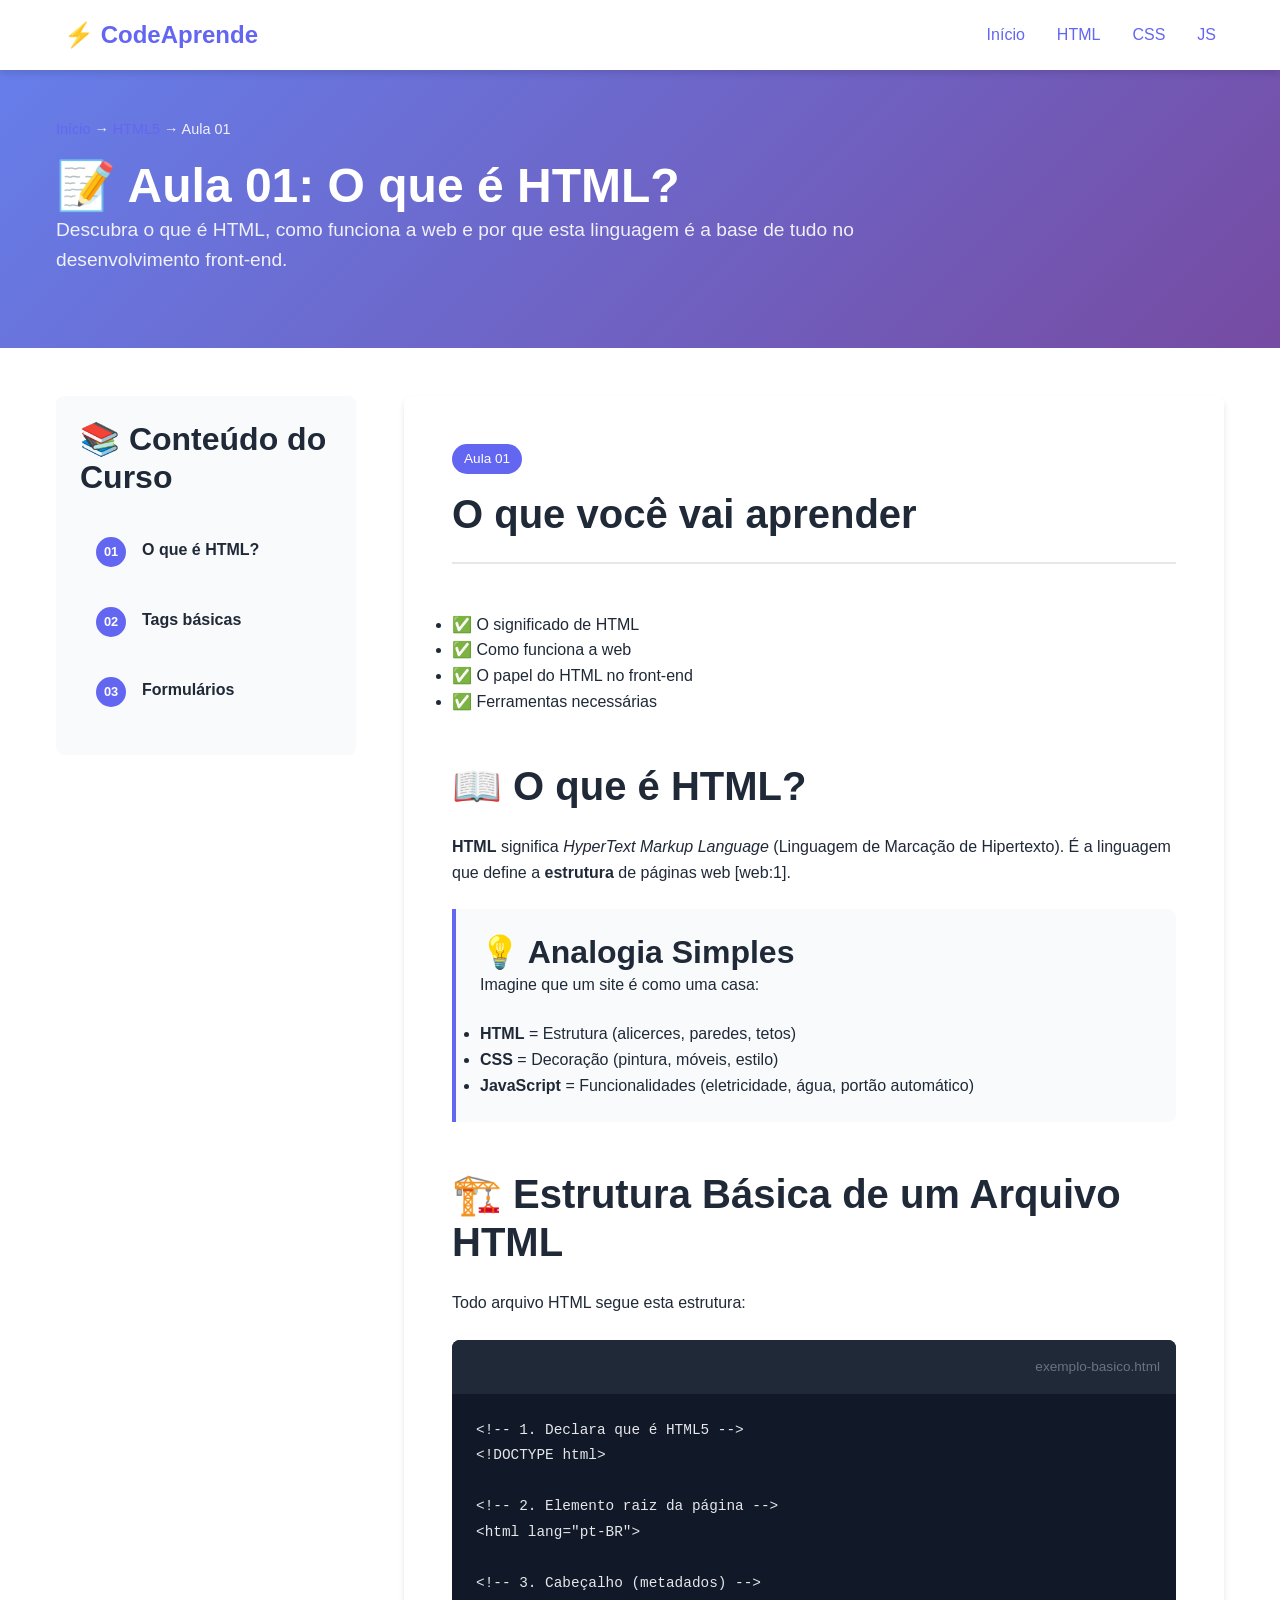
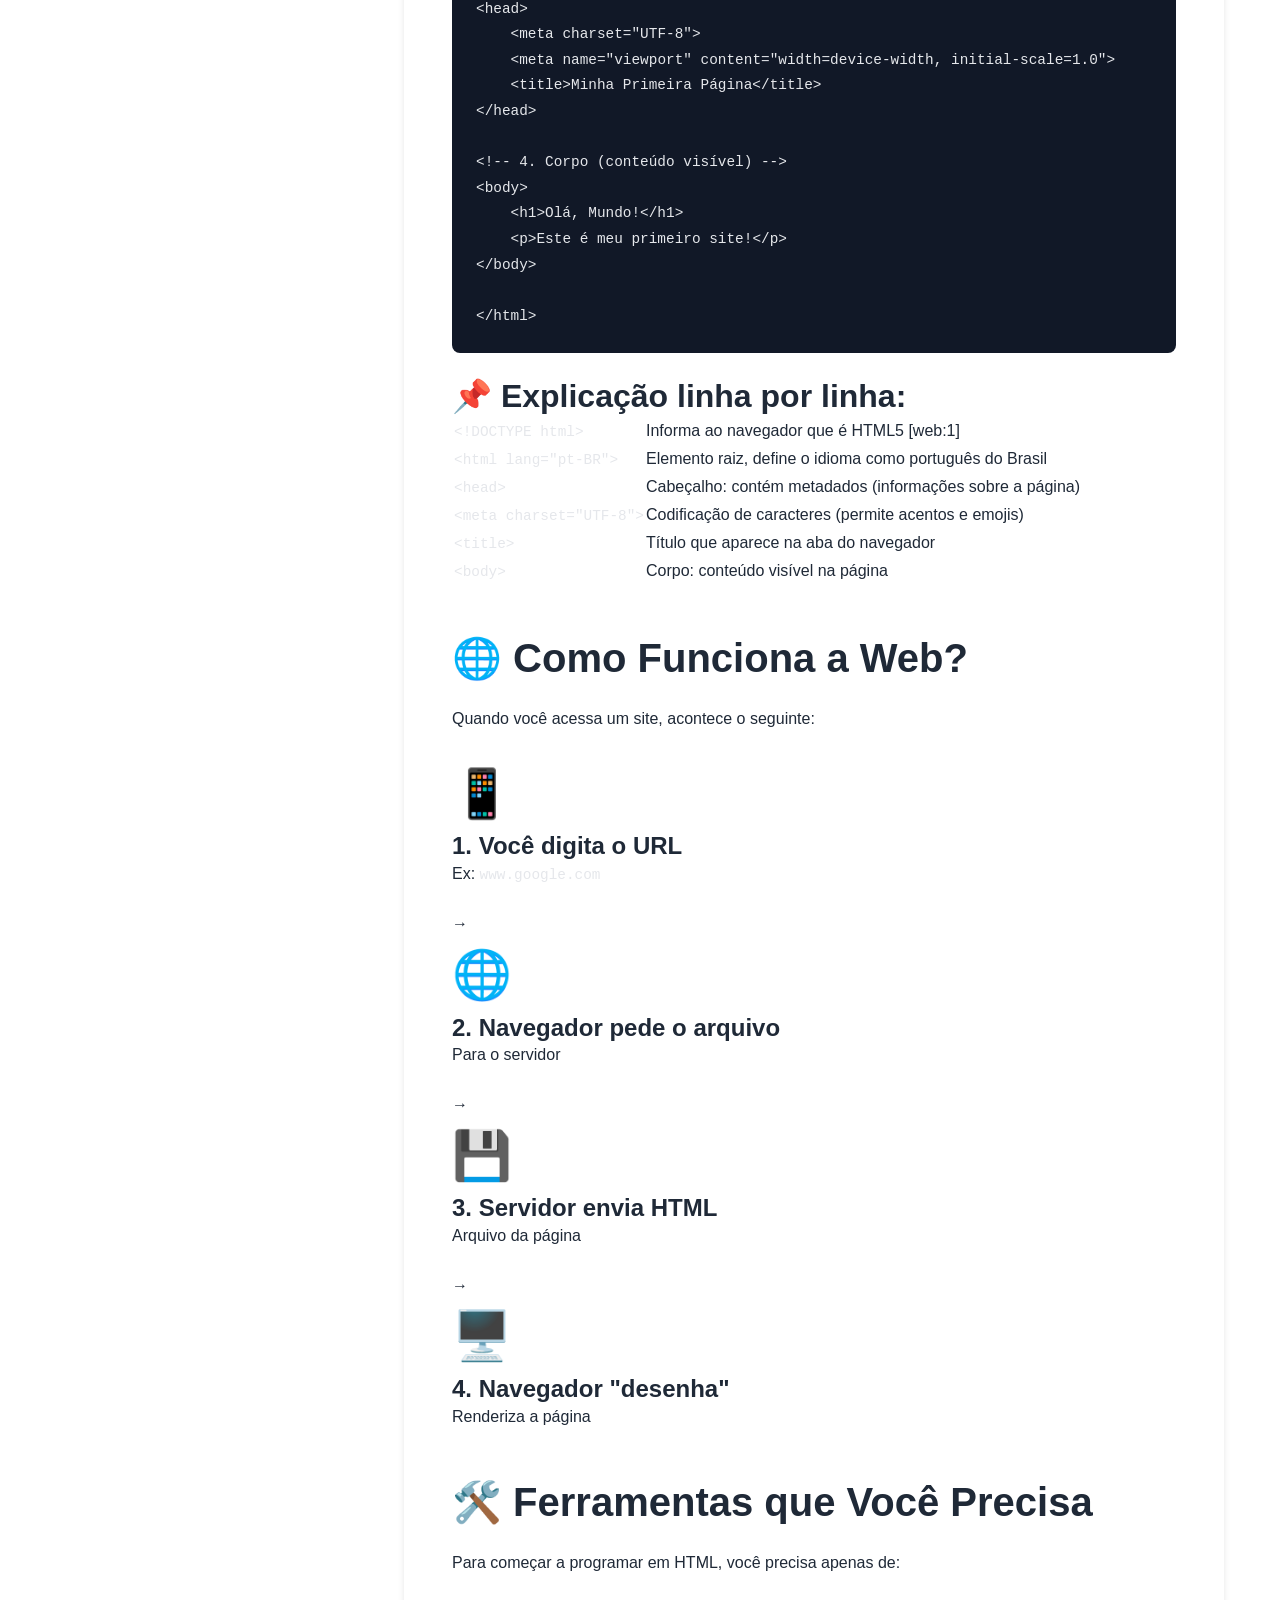
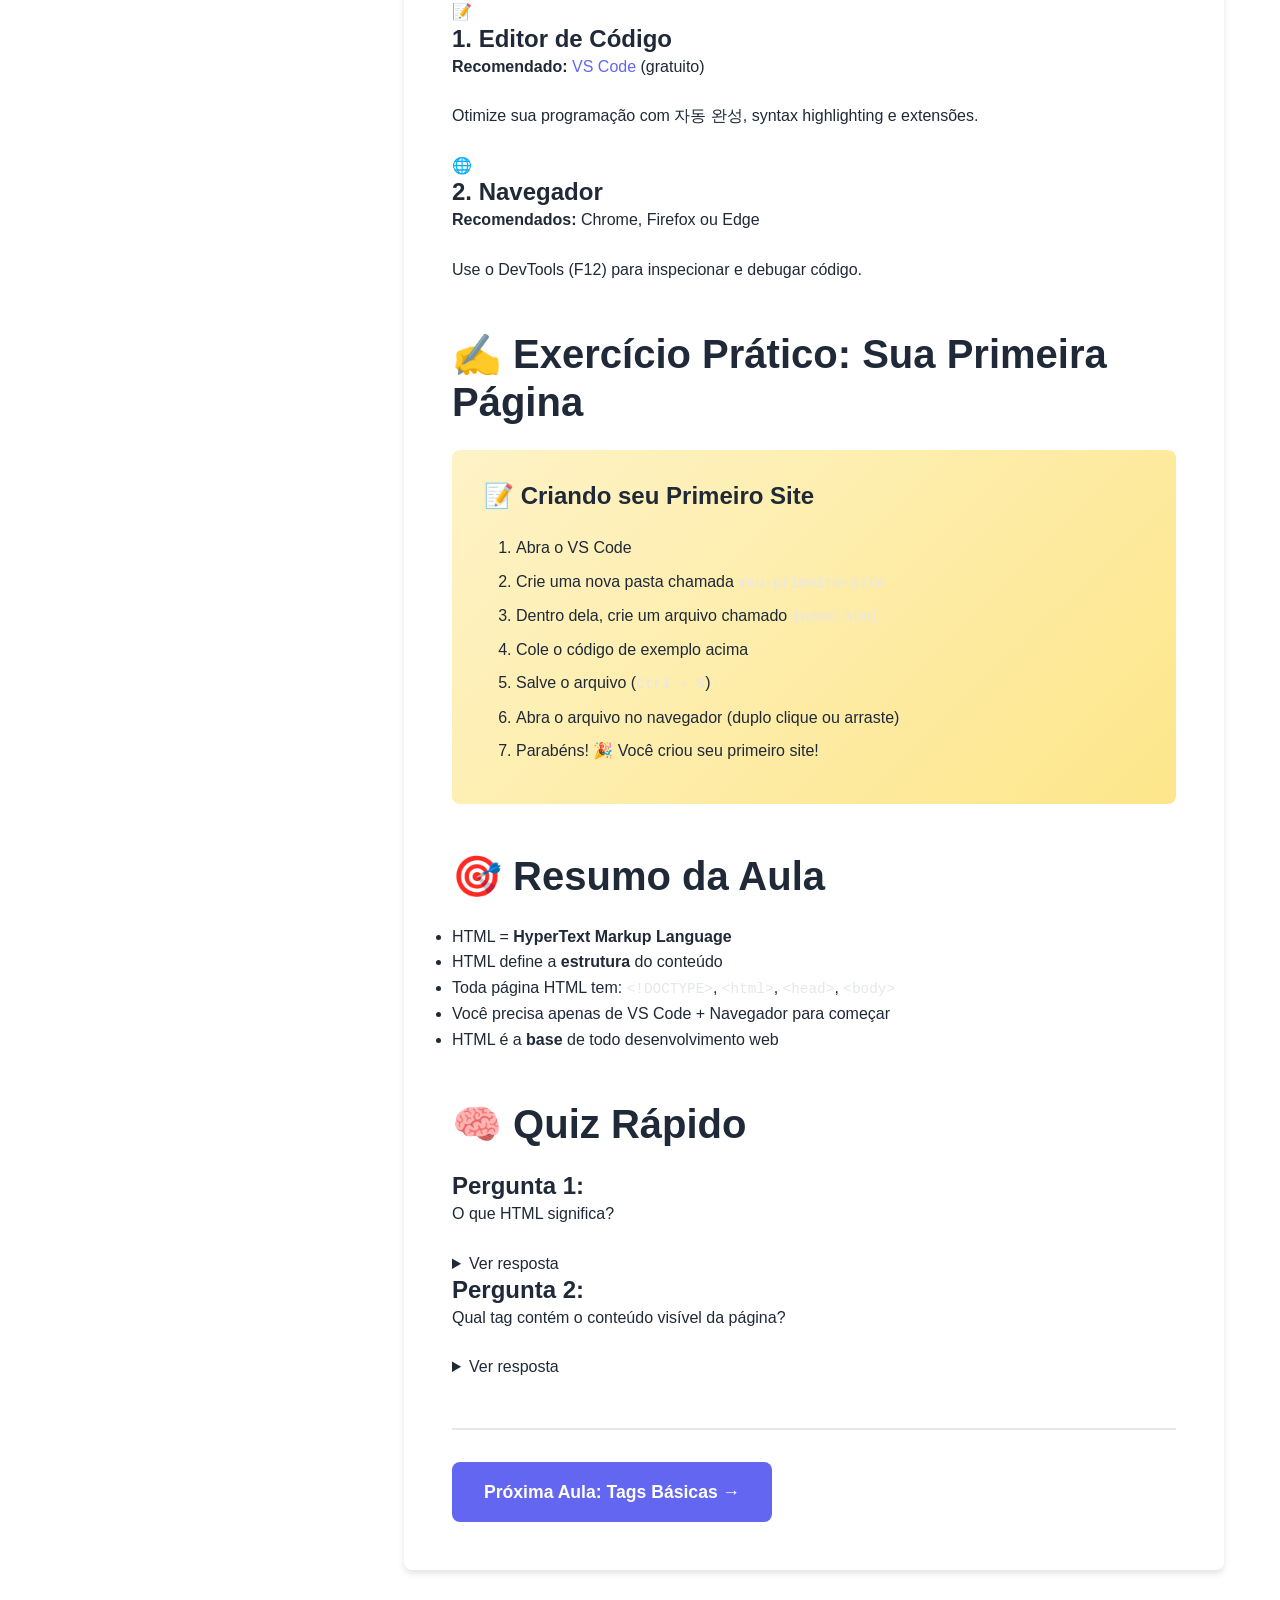
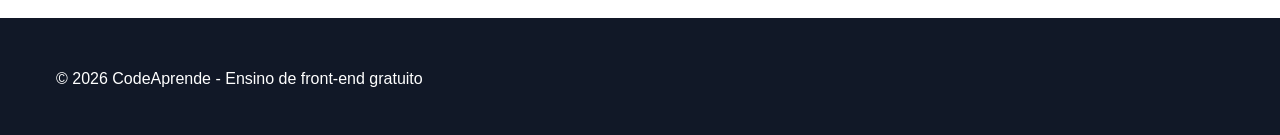
<file: html/aula01.html>
<!DOCTYPE html>
<html lang="pt-BR">
<head>
    <meta charset="UTF-8">
    <meta name="viewport" content="width=device-width, initial-scale=1.0">
    <title>Aula 01: O que é HTML? - CodeAprende</title>
    <link rel="stylesheet" href="../style.css">
</head>
<body>
    <header class="header">
        <nav class="nav container">
            <a href="../index.html" class="nav-logo">⚡ CodeAprende</a>
            <ul class="nav-menu">
                <li><a href="../index.html">Início</a></li>
                <li><a href="index.html" class="active">HTML</a></li>
                <li><a href="../css/index.html">CSS</a></li>
                <li><a href="../javascript/index.html">JS</a></li>
            </ul>
        </nav>
    </header>

    <main class="course-page">
        <section class="course-header html">
            <div class="container">
                <div class="breadcrumb">
                    <a href="../index.html">Início</a> → 
                    <a href="index.html">HTML5</a> → 
                    <span>Aula 01</span>
                </div>
                <h1>📝 Aula 01: O que é HTML?</h1>
                <p class="course-intro">
                    Descubra o que é HTML, como funciona a web e por que esta linguagem 
                    é a base de tudo no desenvolvimento front-end.
                </p>
            </div>
        </section>

        <section class="course-content">
            <div class="container">
                <div class="course-layout">
                    
                    <aside class="lessons-sidebar">
                        <h3>📚 Conteúdo do Curso</h3>
                        <ol class="lessons-list">
                            <li class="lesson-item active">
                                <a href="aula01.html" class="lesson-link">
                                    <span class="lesson-number">01</span>
                                    <div class="lesson-info">
                                        <span class="lesson-title">O que é HTML?</span>
                                    </div>
                                </a>
                            </li>
                            <li class="lesson-item">
                                <a href="aula02.html" class="lesson-link">
                                    <span class="lesson-number">02</span>
                                    <div class="lesson-info">
                                        <span class="lesson-title">Tags básicas</span>
                                    </div>
                                </a>
                            </li>
                            <li class="lesson-item">
                                <a href="aula03.html" class="lesson-link">
                                    <span class="lesson-number">03</span>
                                    <div class="lesson-info">
                                        <span class="lesson-title">Formulários</span>
                                    </div>
                                </a>
                            </li>
                        </ol>
                    </aside>

                    <div class="main-content">
                        <article class="lesson-content">
                            <header class="lesson-header">
                                <span class="lesson-badge">Aula 01</span>
                                <h2>O que você vai aprender</h2>
                            </header>

                            <section class="lesson-body">
                                <ul class="learning-objectives">
                                    <li>✅ O significado de HTML</li>
                                    <li>✅ Como funciona a web</li>
                                    <li>✅ O papel do HTML no front-end</li>
                                    <li>✅ Ferramentas necessárias</li>
                                </ul>

                                <h2>📖 O que é HTML?</h2>
                                <p>
                                    <strong>HTML</strong> significa <em>HyperText Markup Language</em> 
                                    (Linguagem de Marcação de Hipertexto). É a linguagem que define 
                                    a <strong>estrutura</strong> de páginas web [web:1].
                                </p>
                                
                                <div class="info-box">
                                    <h3>💡 Analogia Simples</h3>
                                    <p>
                                        Imagine que um site é como uma casa:
                                    </p>
                                    <ul>
                                        <li><strong>HTML</strong> = Estrutura (alicerces, paredes, tetos)</li>
                                        <li><strong>CSS</strong> = Decoração (pintura, móveis, estilo)</li>
                                        <li><strong>JavaScript</strong> = Funcionalidades (eletricidade, água, portão automático)</li>
                                    </ul>
                                </div>

                                <h2>🏗️ Estrutura Básica de um Arquivo HTML</h2>
                                <p>Todo arquivo HTML segue esta estrutura:</p>

                                <div class="code-example">
                                    <div class="code-header">
                                        <span class="filename">exemplo-basico.html</span>
                                    </div>
                                    <pre><code><span class="comment">&lt;!-- 1. Declara que é HTML5 --&gt;</span>
<span class="tag">&lt;!DOCTYPE</span> <span class="attr">html</span><span class="tag">&gt;</span>

<span class="comment">&lt;!-- 2. Elemento raiz da página --&gt;</span>
<span class="tag">&lt;html</span> <span class="attr">lang</span>=<span class="string">"pt-BR"</span><span class="tag">&gt;</span>

<span class="comment">&lt;!-- 3. Cabeçalho (metadados) --&gt;</span>
<span class="tag">&lt;head&gt;</span>
    <span class="tag">&lt;meta</span> <span class="attr">charset</span>=<span class="string">"UTF-8"</span><span class="tag">&gt;</span>
    <span class="tag">&lt;meta</span> <span class="attr">name</span>=<span class="string">"viewport"</span> <span class="attr">content</span>=<span class="string">"width=device-width, initial-scale=1.0"</span><span class="tag">&gt;</span>
    <span class="tag">&lt;title&gt;</span>Minha Primeira Página<span class="tag">&lt;/title&gt;</span>
<span class="tag">&lt;/head&gt;</span>

<span class="comment">&lt;!-- 4. Corpo (conteúdo visível) --&gt;</span>
<span class="tag">&lt;body&gt;</span>
    <span class="tag">&lt;h1&gt;</span>Olá, Mundo!<span class="tag">&lt;/h1&gt;</span>
    <span class="tag">&lt;p&gt;</span>Este é meu primeiro site!<span class="tag">&lt;/p&gt;</span>
<span class="tag">&lt;/body&gt;</span>

<span class="tag">&lt;/html&gt;</span></code></pre>
                                </div>

                                <h3>📌 Explicação linha por linha:</h3>
                                <table class="explanation-table">
                                    <tr>
                                        <td><code>&lt;!DOCTYPE html&gt;</code></td>
                                        <td>Informa ao navegador que é HTML5 [web:1]</td>
                                    </tr>
                                    <tr>
                                        <td><code>&lt;html lang="pt-BR"&gt;</code></td>
                                        <td>Elemento raiz, define o idioma como português do Brasil</td>
                                    </tr>
                                    <tr>
                                        <td><code>&lt;head&gt;</code></td>
                                        <td>Cabeçalho: contém metadados (informações sobre a página)</td>
                                    </tr>
                                    <tr>
                                        <td><code>&lt;meta charset="UTF-8"&gt;</code></td>
                                        <td>Codificação de caracteres (permite acentos e emojis)</td>
                                    </tr>
                                    <tr>
                                        <td><code>&lt;title&gt;</code></td>
                                        <td>Título que aparece na aba do navegador</td>
                                    </tr>
                                    <tr>
                                        <td><code>&lt;body&gt;</code></td>
                                        <td>Corpo: conteúdo visível na página</td>
                                    </tr>
                                </table>

                                <h2>🌐 Como Funciona a Web?</h2>
                                <p>Quando você acessa um site, acontece o seguinte:</p>

                                <div class="process-diagram">
                                    <div class="process-step">
                                        <span class="step-icon">📱</span>
                                        <h4>1. Você digita o URL</h4>
                                        <p>Ex: <code>www.google.com</code></p>
                                    </div>
                                    <div class="process-arrow">→</div>
                                    <div class="process-step">
                                        <span class="step-icon">🌐</span>
                                        <h4>2. Navegador pede o arquivo</h4>
                                        <p>Para o servidor</p>
                                    </div>
                                    <div class="process-arrow">→</div>
                                    <div class="process-step">
                                        <span class="step-icon">💾</span>
                                        <h4>3. Servidor envia HTML</h4>
                                        <p>Arquivo da página</p>
                                    </div>
                                    <div class="process-arrow">→</div>
                                    <div class="process-step">
                                        <span class="step-icon">🖥️</span>
                                        <h4>4. Navegador "desenha"</h4>
                                        <p>Renderiza a página</p>
                                    </div>
                                </div>

                                <h2>🛠️ Ferramentas que Você Precisa</h2>
                                <p>Para começar a programar em HTML, você precisa apenas de:</p>

                                <div class="tools-grid">
                                    <div class="tool-card">
                                        <div class="tool-icon">📝</div>
                                        <h4>1. Editor de Código</h4>
                                        <p>
                                            <strong>Recomendado:</strong> 
                                            <a href="https://code.visualstudio.com" target="_blank">VS Code</a> (gratuito)
                                        </p>
                                        <p>Otimize sua programação com 자동 완성, syntax highlighting e extensões.</p>
                                    </div>

                                    <div class="tool-card">
                                        <div class="tool-icon">🌐</div>
                                        <h4>2. Navegador</h4>
                                        <p>
                                            <strong>Recomendados:</strong> 
                                            Chrome, Firefox ou Edge
                                        </p>
                                        <p>Use o DevTools (F12) para inspecionar e debugar código.</p>
                                    </div>
                                </div>

                                <h2>✍️ Exercício Prático: Sua Primeira Página</h2>
                                <div class="exercise-box">
                                    <h4>📝 Criando seu Primeiro Site</h4>
                                    <ol>
                                        <li>Abra o VS Code</li>
                                        <li>Crie uma nova pasta chamada <code>meu-primeiro-site</code></li>
                                        <li>Dentro dela, crie um arquivo chamado <code>index.html</code></li>
                                        <li>Cole o código de exemplo acima</li>
                                        <li>Salve o arquivo (<code>Ctrl + S</code>)</li>
                                        <li>Abra o arquivo no navegador (duplo clique ou arraste)</li>
                                        <li>Parabéns! 🎉 Você criou seu primeiro site!</li>
                                    </ol>
                                </div>

                                <h2>🎯 Resumo da Aula</h2>
                                <div class="summary-box">
                                    <ul class="summary-list">
                                        <li>HTML = <strong>HyperText Markup Language</strong></li>
                                        <li>HTML define a <strong>estrutura</strong> do conteúdo</li>
                                        <li>Toda página HTML tem: <code>&lt;!DOCTYPE&gt;</code>, <code>&lt;html&gt;</code>, <code>&lt;head&gt;</code>, <code>&lt;body&gt;</code></li>
                                        <li>Você precisa apenas de VS Code + Navegador para começar</li>
                                        <li>HTML é a <strong>base</strong> de todo desenvolvimento web</li>
                                    </ul>
                                </div>

                                <h2>🧠 Quiz Rápido</h2>
                                <div class="quiz-box">
                                    <h4>Pergunta 1:</h4>
                                    <p>O que HTML significa?</p>
                                    <details>
                                        <summary>Ver resposta</summary>
                                        <p><strong>Resposta:</strong> HyperText Markup Language (Linguagem de Marcação de Hipertexto)</p>
                                    </details>
                                    
                                    <h4>Pergunta 2:</h4>
                                    <p>Qual tag contém o conteúdo visível da página?</p>
                                    <details>
                                        <summary>Ver resposta</summary>
                                        <p><strong>Resposta:</strong> <code>&lt;body&gt;</code></p>
                                    </details>
                                </div>

                                <div class="next-lesson">
                                    <a href="aula02.html" class="btn btn-primary btn-large">
                                        Próxima Aula: Tags Básicas →
                                    </a>
                                </div>
                            </section>
                        </article>
                    </div>

                </div>
            </div>
        </section>
    </main>

    <footer class="footer">
        <div class="container">
            <p>© 2026 CodeAprende - Ensino de front-end gratuito</p>
        </div>
    </footer>

    <script src="../script.js"></script>
</body>
</html>
</file>
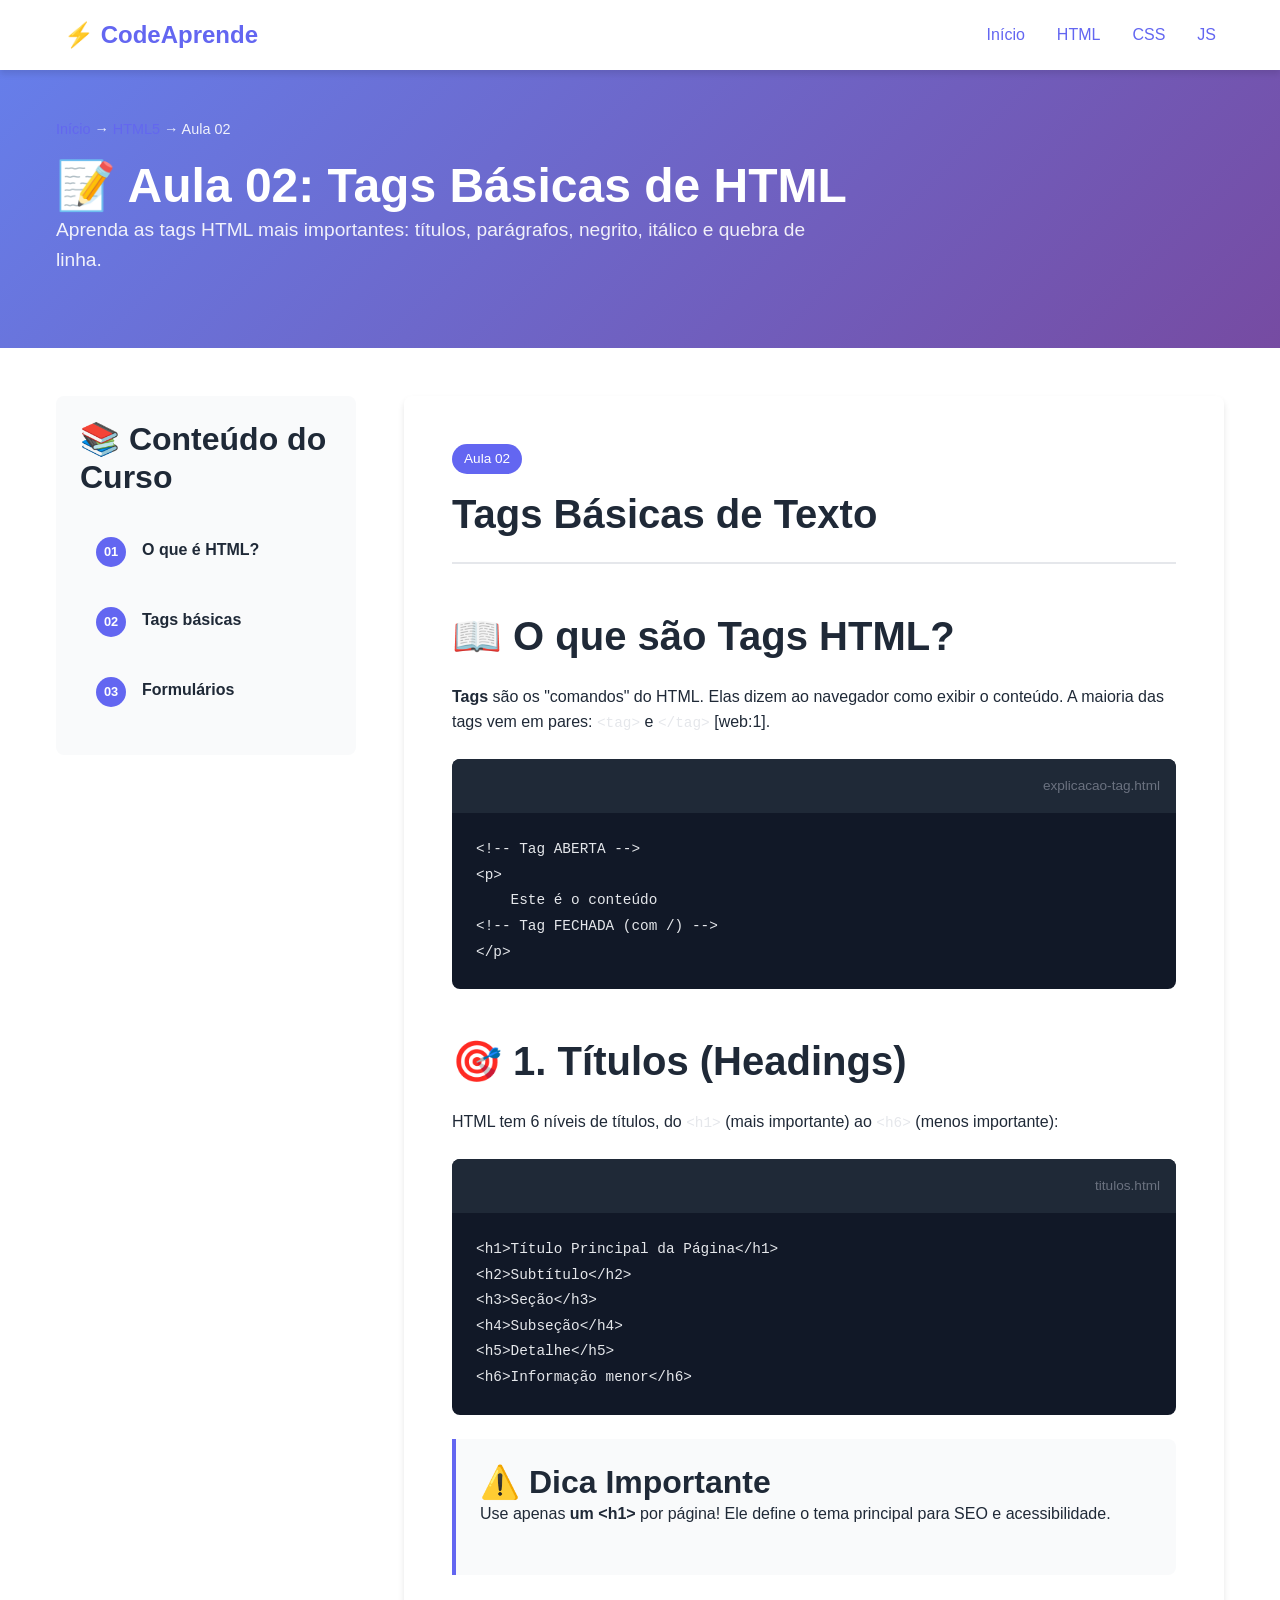
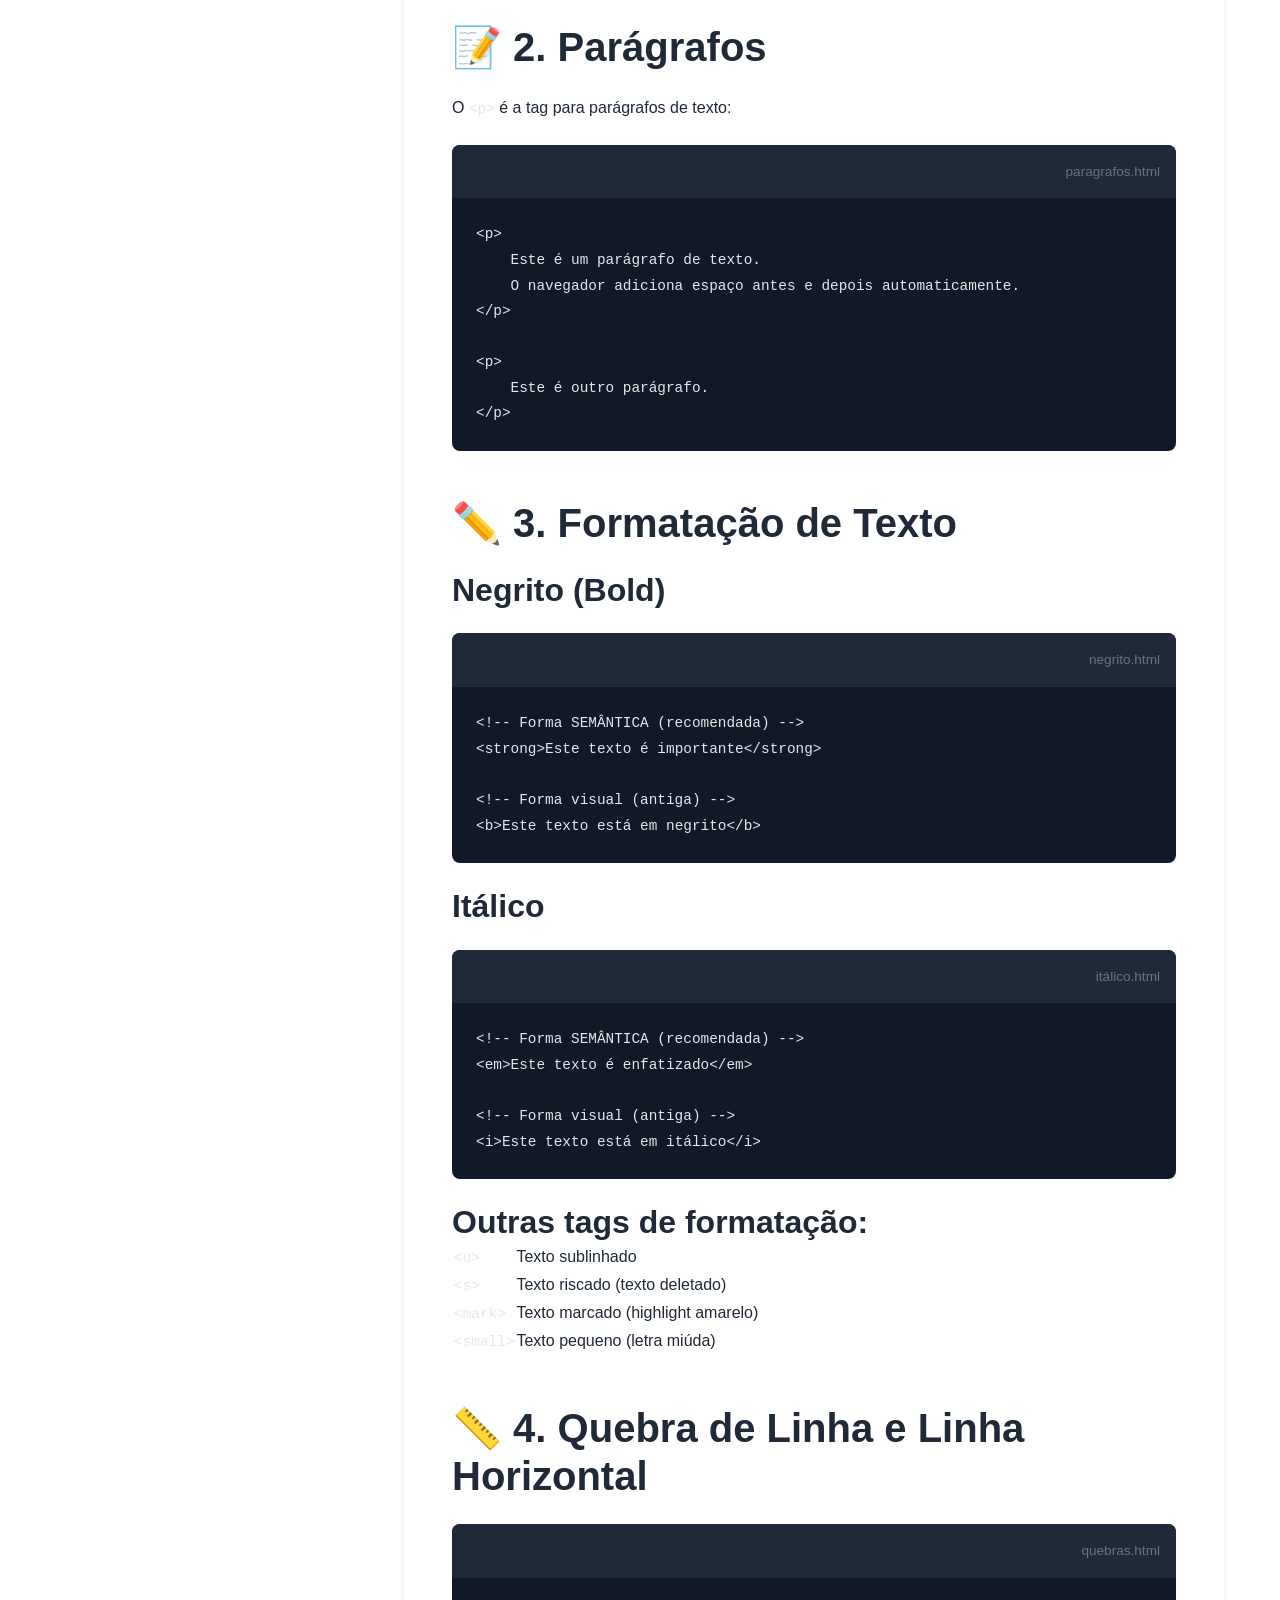
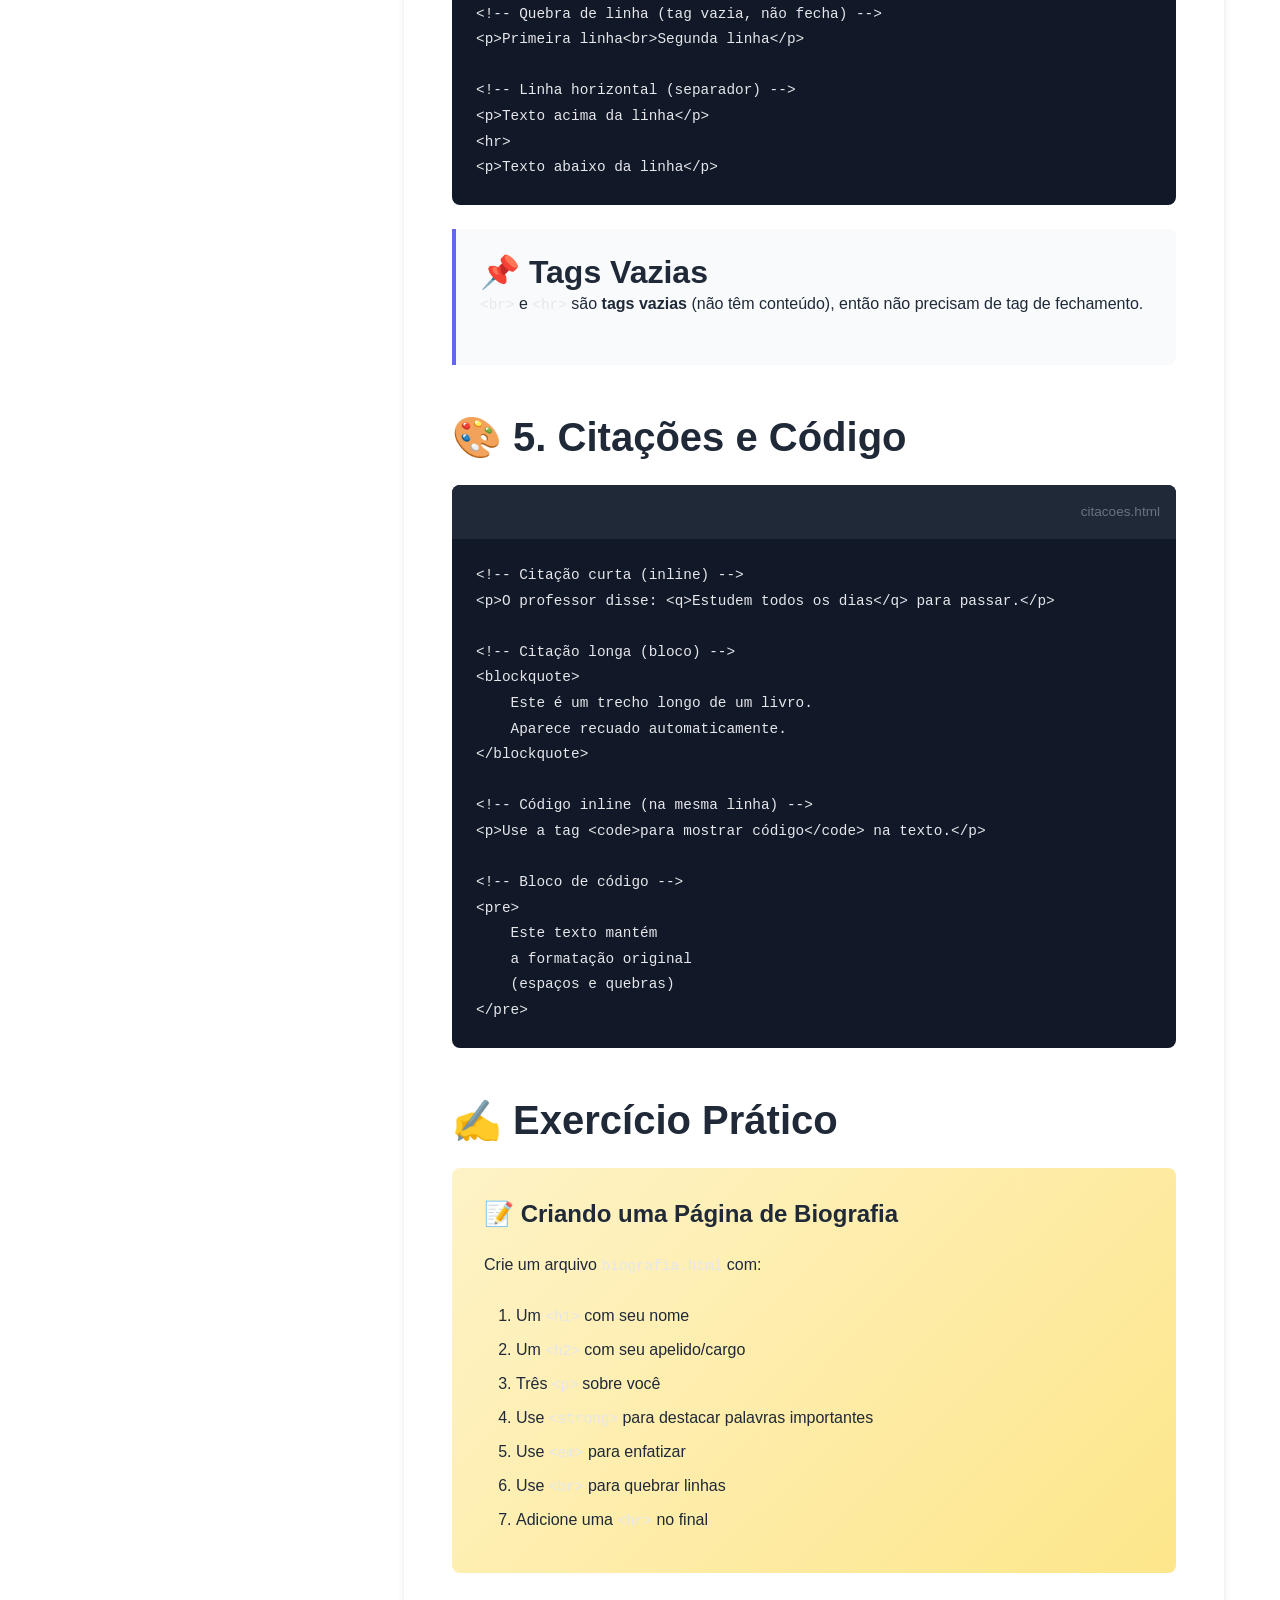
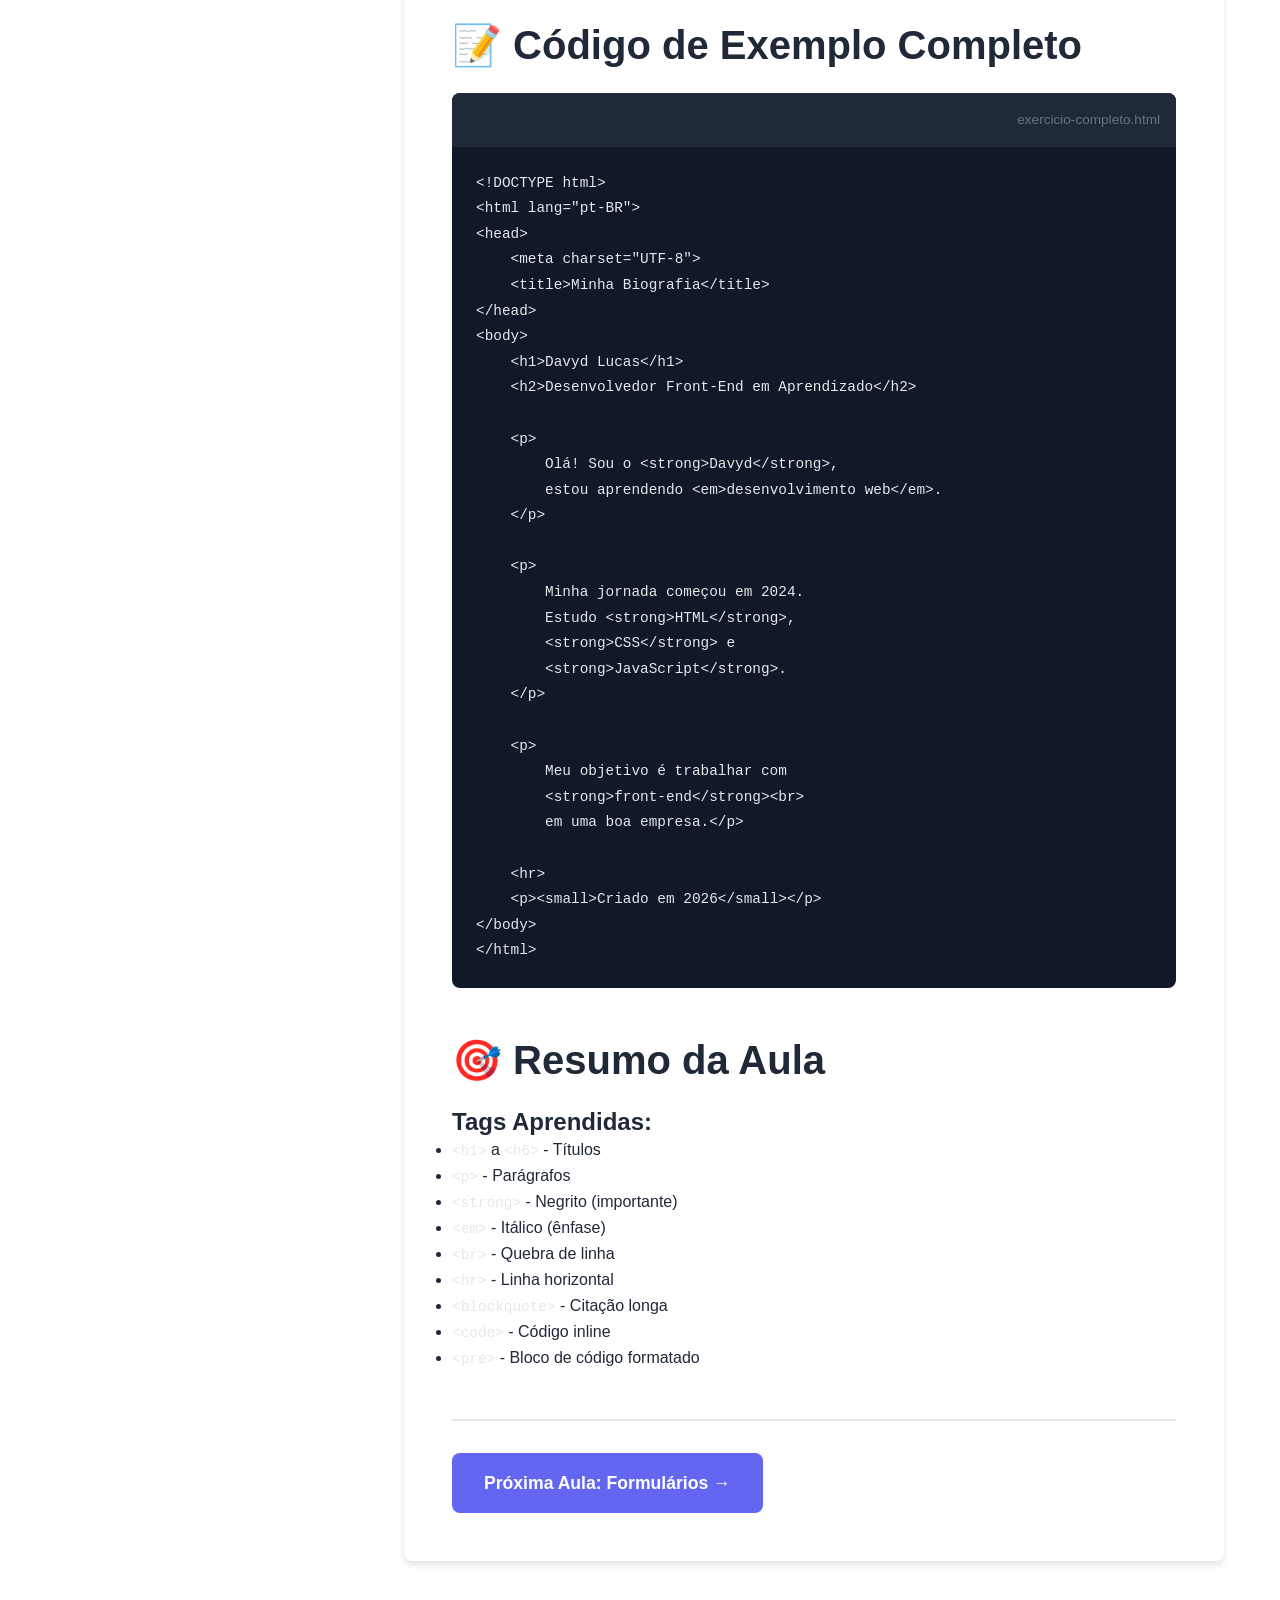
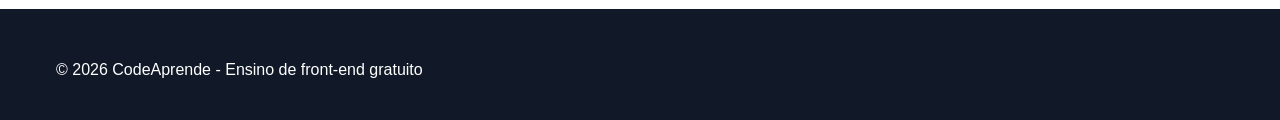
<file: html/aula02.html>
<!DOCTYPE html>
<html lang="pt-BR">
<head>
    <meta charset="UTF-8">
    <meta name="viewport" content="width=device-width, initial-scale=1.0">
    <title>Aula 02: Tags Básicas - CodeAprende</title>
    <link rel="stylesheet" href="../style.css">
</head>
<body>
    <header class="header">
        <nav class="nav container">
            <a href="../index.html" class="nav-logo">⚡ CodeAprende</a>
            <ul class="nav-menu">
                <li><a href="../index.html">Início</a></li>
                <li><a href="index.html" class="active">HTML</a></li>
                <li><a href="../css/index.html">CSS</a></li>
                <li><a href="../javascript/index.html">JS</a></li>
            </ul>
        </nav>
    </header>

    <main class="course-page">
        <section class="course-header html">
            <div class="container">
                <div class="breadcrumb">
                    <a href="../index.html">Início</a> → 
                    <a href="index.html">HTML5</a> → 
                    <span>Aula 02</span>
                </div>
                <h1>📝 Aula 02: Tags Básicas de HTML</h1>
                <p class="course-intro">
                    Aprenda as tags HTML mais importantes: títulos, parágrafos, 
                    negrito, itálico e quebra de linha.
                </p>
            </div>
        </section>

        <section class="course-content">
            <div class="container">
                <div class="course-layout">
                    
                    <aside class="lessons-sidebar">
                        <h3>📚 Conteúdo do Curso</h3>
                        <ol class="lessons-list">
                            <li class="lesson-item">
                                <a href="aula01.html" class="lesson-link">
                                    <span class="lesson-number">01</span>
                                    <div class="lesson-info">
                                        <span class="lesson-title">O que é HTML?</span>
                                    </div>
                                </a>
                            </li>
                            <li class="lesson-item active">
                                <a href="aula02.html" class="lesson-link">
                                    <span class="lesson-number">02</span>
                                    <div class="lesson-info">
                                        <span class="lesson-title">Tags básicas</span>
                                    </div>
                                </a>
                            </li>
                            <li class="lesson-item">
                                <a href="aula03.html" class="lesson-link">
                                    <span class="lesson-number">03</span>
                                    <div class="lesson-info">
                                        <span class="lesson-title">Formulários</span>
                                    </div>
                                </a>
                            </li>
                        </ol>
                    </aside>

                    <div class="main-content">
                        <article class="lesson-content">
                            <header class="lesson-header">
                                <span class="lesson-badge">Aula 02</span>
                                <h2>Tags Básicas de Texto</h2>
                            </header>

                            <section class="lesson-body">
                                <h2>📖 O que são Tags HTML?</h2>
                                <p>
                                    <strong>Tags</strong> são os "comandos" do HTML. Elas dizem ao navegador 
                                    como exibir o conteúdo. A maioria das tags vem em pares: 
                                    <code>&lt;tag&gt;</code> e <code>&lt;/tag&gt;</code> [web:1].
                                </p>

                                <div class="code-example">
                                    <div class="code-header">
                                        <span class="filename">explicacao-tag.html</span>
                                    </div>
                                    <pre><code><span class="comment">&lt;!-- Tag ABERTA --&gt;</span>
<span class="tag">&lt;p&gt;</span>
    Este é o conteúdo
<span class="comment">&lt;!-- Tag FECHADA (com /) --&gt;</span>
<span class="tag">&lt;/p&gt;</span></code></pre>
                                </div>

                                <h2>🎯 1. Títulos (Headings)</h2>
                                <p>HTML tem 6 níveis de títulos, do <code>&lt;h1&gt;</code> (mais importante) ao <code>&lt;h6&gt;</code> (menos importante):</p>

                                <div class="code-example">
                                    <div class="code-header">
                                        <span class="filename">titulos.html</span>
                                    </div>
                                    <pre><code><span class="tag">&lt;h1&gt;</span>Título Principal da Página<span class="tag">&lt;/h1&gt;</span>
<span class="tag">&lt;h2&gt;</span>Subtítulo<span class="tag">&lt;/h2&gt;</span>
<span class="tag">&lt;h3&gt;</span>Seção<span class="tag">&lt;/h3&gt;</span>
<span class="tag">&lt;h4&gt;</span>Subseção<span class="tag">&lt;/h4&gt;</span>
<span class="tag">&lt;h5&gt;</span>Detalhe<span class="tag">&lt;/h5&gt;</span>
<span class="tag">&lt;h6&gt;</span>Informação menor<span class="tag">&lt;/h6&gt;</span></code></pre>
                                </div>

                                <div class="info-box">
                                    <h3>⚠️ Dica Importante</h3>
                                    <p>
                                        Use apenas <strong>um &lt;h1&gt;</strong> por página! 
                                        Ele define o tema principal para SEO e acessibilidade.
                                    </p>
                                </div>

                                <h2>📝 2. Parágrafos</h2>
                                <p>O <code>&lt;p&gt;</code> é a tag para parágrafos de texto:</p>

                                <div class="code-example">
                                    <div class="code-header">
                                        <span class="filename">paragrafos.html</span>
                                    </div>
                                    <pre><code><span class="tag">&lt;p&gt;</span>
    Este é um parágrafo de texto. 
    O navegador adiciona espaço antes e depois automaticamente.
<span class="tag">&lt;/p&gt;</span>

<span class="tag">&lt;p&gt;</span>
    Este é outro parágrafo.
<span class="tag">&lt;/p&gt;</span></code></pre>
                                </div>

                                <h2>✏️ 3. Formatação de Texto</h2>

                                <h3>Negrito (Bold)</h3>
                                <div class="code-example">
                                    <div class="code-header">
                                        <span class="filename">negrito.html</span>
                                    </div>
                                    <pre><code><span class="comment">&lt;!-- Forma SEMÂNTICA (recomendada) --&gt;</span>
<span class="tag">&lt;strong&gt;</span>Este texto é importante<span class="tag">&lt;/strong&gt;</span>

<span class="comment">&lt;!-- Forma visual (antiga) --&gt;</span>
<span class="tag">&lt;b&gt;</span>Este texto está em negrito<span class="tag">&lt;/b&gt;</span></code></pre>
                                </div>

                                <h3>Itálico</h3>
                                <div class="code-example">
                                    <div class="code-header">
                                        <span class="filename">itálico.html</span>
                                    </div>
                                    <pre><code><span class="comment">&lt;!-- Forma SEMÂNTICA (recomendada) --&gt;</span>
<span class="tag">&lt;em&gt;</span>Este texto é enfatizado<span class="tag">&lt;/em&gt;</span>

<span class="comment">&lt;!-- Forma visual (antiga) --&gt;</span>
<span class="tag">&lt;i&gt;</span>Este texto está em itálico<span class="tag">&lt;/i&gt;</span></code></pre>
                                </div>

                                <h3>Outras tags de formatação:</h3>
                                <table class="explanation-table">
                                    <tr>
                                        <td><code>&lt;u&gt;</code></td>
                                        <td>Texto sublinhado</td>
                                    </tr>
                                    <tr>
                                        <td><code>&lt;s&gt;</code></td>
                                        <td>Texto riscado (texto deletado)</td>
                                    </tr>
                                    <tr>
                                        <td><code>&lt;mark&gt;</code></td>
                                        <td>Texto marcado (highlight amarelo)</td>
                                    </tr>
                                    <tr>
                                        <td><code>&lt;small&gt;</code></td>
                                        <td>Texto pequeno (letra miúda)</td>
                                    </tr>
                                </table>

                                <h2>📏 4. Quebra de Linha e Linha Horizontal</h2>

                                <div class="code-example">
                                    <div class="code-header">
                                        <span class="filename">quebras.html</span>
                                    </div>
                                    <pre><code><span class="comment">&lt;!-- Quebra de linha (tag vazia, não fecha) --&gt;</span>
<span class="tag">&lt;p&gt;</span>Primeira linha<span class="tag">&lt;br&gt;</span>Segunda linha<span class="tag">&lt;/p&gt;</span>

<span class="comment">&lt;!-- Linha horizontal (separador) --&gt;</span>
<span class="tag">&lt;p&gt;</span>Texto acima da linha<span class="tag">&lt;/p&gt;</span>
<span class="tag">&lt;hr&gt;</span>
<span class="tag">&lt;p&gt;</span>Texto abaixo da linha<span class="tag">&lt;/p&gt;</span></code></pre>
                                </div>

                                <div class="info-box">
                                    <h3>📌 Tags Vazias</h3>
                                    <p>
                                        <code>&lt;br&gt;</code> e <code>&lt;hr&gt;</code> são <strong>tags vazias</strong> 
                                        (não têm conteúdo), então não precisam de tag de fechamento.
                                    </p>
                                </div>

                                <h2>🎨 5. Citações e Código</h2>

                                <div class="code-example">
                                    <div class="code-header">
                                        <span class="filename">citacoes.html</span>
                                    </div>
                                    <pre><code><span class="comment">&lt;!-- Citação curta (inline) --&gt;</span>
<span class="tag">&lt;p&gt;</span>O professor disse: <span class="tag">&lt;q&gt;</span>Estudem todos os dias<span class="tag">&lt;/q&gt;</span> para passar.<span class="tag">&lt;/p&gt;</span>

<span class="comment">&lt;!-- Citação longa (bloco) --&gt;</span>
<span class="tag">&lt;blockquote&gt;</span>
    Este é um trecho longo de um livro.
    Aparece recuado automaticamente.
<span class="tag">&lt;/blockquote&gt;</span>

<span class="comment">&lt;!-- Código inline (na mesma linha) --&gt;</span>
<span class="tag">&lt;p&gt;</span>Use a tag <span class="tag">&lt;<span class="attr">code</span>&gt;</span>para mostrar código<span class="tag">&lt;/code&gt;</span> na texto.<span class="tag">&lt;/p&gt;</span>

<span class="comment">&lt;!-- Bloco de código --&gt;</span>
<span class="tag">&lt;pre&gt;</span>
    Este texto mantém
    a formatação original
    (espaços e quebras)
<span class="tag">&lt;/pre&gt;</span></code></pre>
                                </div>

                                <h2>✍️ Exercício Prático</h2>
                                <div class="exercise-box">
                                    <h4>📝 Criando uma Página de Biografia</h4>
                                    <p>Crie um arquivo <code>biografia.html</code> com:</p>
                                    <ol>
                                        <li>Um <code>&lt;h1&gt;</code> com seu nome</li>
                                        <li>Um <code>&lt;h2&gt;</code> com seu apelido/cargo</li>
                                        <li>Três <code>&lt;p&gt;</code> sobre você</li>
                                        <li>Use <code>&lt;strong&gt;</code> para destacar palavras importantes</li>
                                        <li>Use <code>&lt;em&gt;</code> para enfatizar</li>
                                        <li>Use <code>&lt;br&gt;</code> para quebrar linhas</li>
                                        <li>Adicione uma <code>&lt;hr&gt;</code> no final</li>
                                    </ol>
                                </div>

                                <h2>📝 Código de Exemplo Completo</h2>
                                <div class="code-example">
                                    <div class="code-header">
                                        <span class="filename">exercicio-completo.html</span>
                                    </div>
                                    <pre><code><span class="tag">&lt;!DOCTYPE</span> <span class="attr">html</span><span class="tag">&gt;</span>
<span class="tag">&lt;html</span> <span class="attr">lang</span>=<span class="string">"pt-BR"</span><span class="tag">&gt;</span>
<span class="tag">&lt;head&gt;</span>
    <span class="tag">&lt;meta</span> <span class="attr">charset</span>=<span class="string">"UTF-8"</span><span class="tag">&gt;</span>
    <span class="tag">&lt;title&gt;</span>Minha Biografia<span class="tag">&lt;/title&gt;</span>
<span class="tag">&lt;/head&gt;</span>
<span class="tag">&lt;body&gt;</span>
    <span class="tag">&lt;h1&gt;</span>Davyd Lucas<span class="tag">&lt;/h1&gt;</span>
    <span class="tag">&lt;h2&gt;</span>Desenvolvedor Front-End em Aprendizado<span class="tag">&lt;/h2&gt;</span>
    
    <span class="tag">&lt;p&gt;</span>
        Olá! Sou o <span class="tag">&lt;strong&gt;</span>Davyd<span class="tag">&lt;/strong&gt;</span>, 
        estou aprendendo <span class="tag">&lt;em&gt;</span>desenvolvimento web<span class="tag">&lt;/em&gt;</span>.
    <span class="tag">&lt;/p&gt;</span>
    
    <span class="tag">&lt;p&gt;</span>
        Minha jornada começou em 2024. 
        Estudo <span class="tag">&lt;strong&gt;</span>HTML<span class="tag">&lt;/strong&gt;</span>, 
        <span class="tag">&lt;strong&gt;</span>CSS<span class="tag">&lt;/strong&gt;</span> e 
        <span class="tag">&lt;strong&gt;</span>JavaScript<span class="tag">&lt;/strong&gt;</span>.
    <span class="tag">&lt;/p&gt;</span>
    
    <span class="tag">&lt;p&gt;</span>
        Meu objetivo é trabalhar com 
        <span class="tag">&lt;strong&gt;</span>front-end<span class="tag">&lt;/strong&gt;</span><span class="tag">&lt;br&gt;</span>
        em uma boa empresa.<span class="tag">&lt;/p&gt;</span>
    
    <span class="tag">&lt;hr&gt;</span>
    <span class="tag">&lt;p&gt;</span>&lt;small&gt;Criado em 2026&lt;/small&gt;<span class="tag">&lt;/p&gt;</span>
<span class="tag">&lt;/body&gt;</span>
<span class="tag">&lt;/html&gt;</span></code></pre>
                                </div>

                                <h2>🎯 Resumo da Aula</h2>
                                <div class="summary-box">
                                    <h4>Tags Aprendidas:</h4>
                                    <ul class="summary-list">
                                        <li><code>&lt;h1&gt;</code> a <code>&lt;h6&gt;</code> - Títulos</li>
                                        <li><code>&lt;p&gt;</code> - Parágrafos</li>
                                        <li><code>&lt;strong&gt;</code> - Negrito (importante)</li>
                                        <li><code>&lt;em&gt;</code> - Itálico (ênfase)</li>
                                        <li><code>&lt;br&gt;</code> - Quebra de linha</li>
                                        <li><code>&lt;hr&gt;</code> - Linha horizontal</li>
                                        <li><code>&lt;blockquote&gt;</code> - Citação longa</li>
                                        <li><code>&lt;code&gt;</code> - Código inline</li>
                                        <li><code>&lt;pre&gt;</code> - Bloco de código formatado</li>
                                    </ul>
                                </div>

                                <div class="next-lesson">
                                    <a href="aula03.html" class="btn btn-primary btn-large">
                                        Próxima Aula: Formulários →
                                    </a>
                                </div>
                            </section>
                        </article>
                    </div>

                </div>
            </div>
        </section>
    </main>

    <footer class="footer">
        <div class="container">
            <p>© 2026 CodeAprende - Ensino de front-end gratuito</p>
        </div>
    </footer>

    <script src="../script.js"></script>
</body>
</html>
</file>
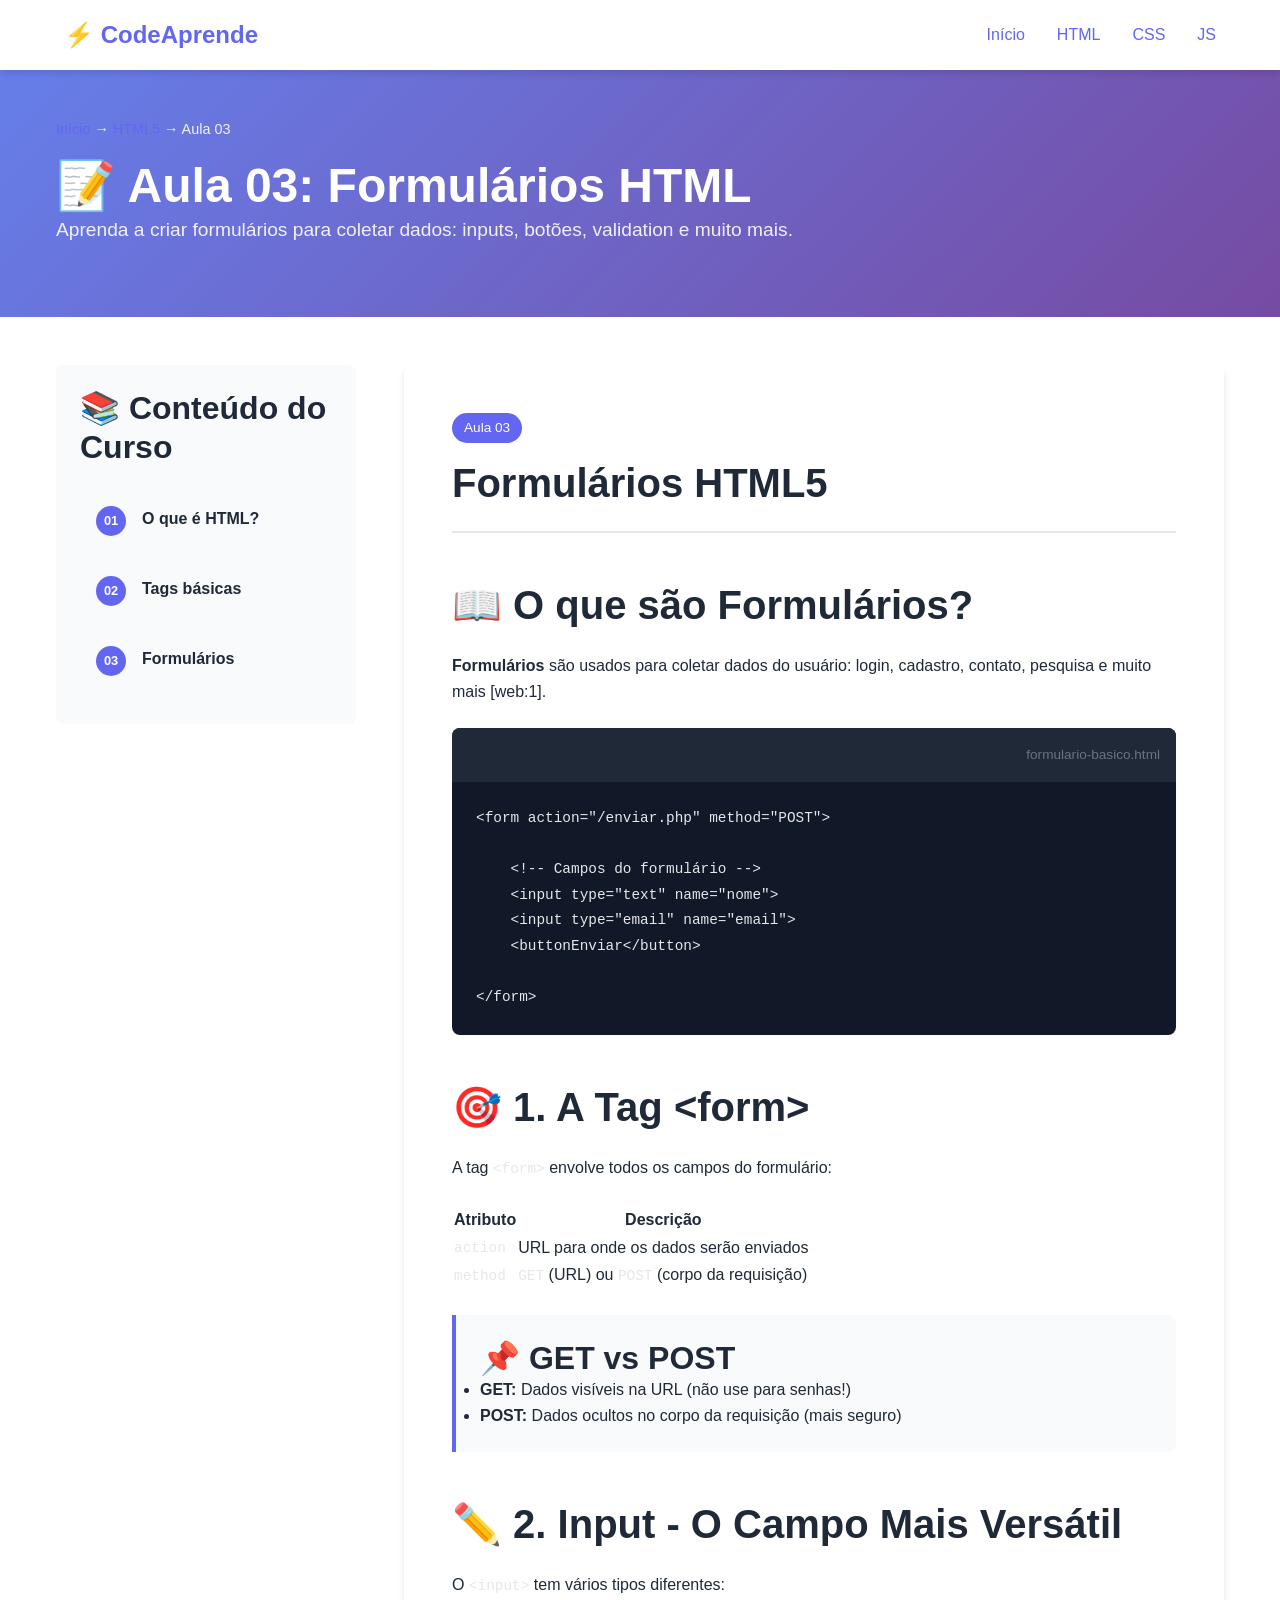
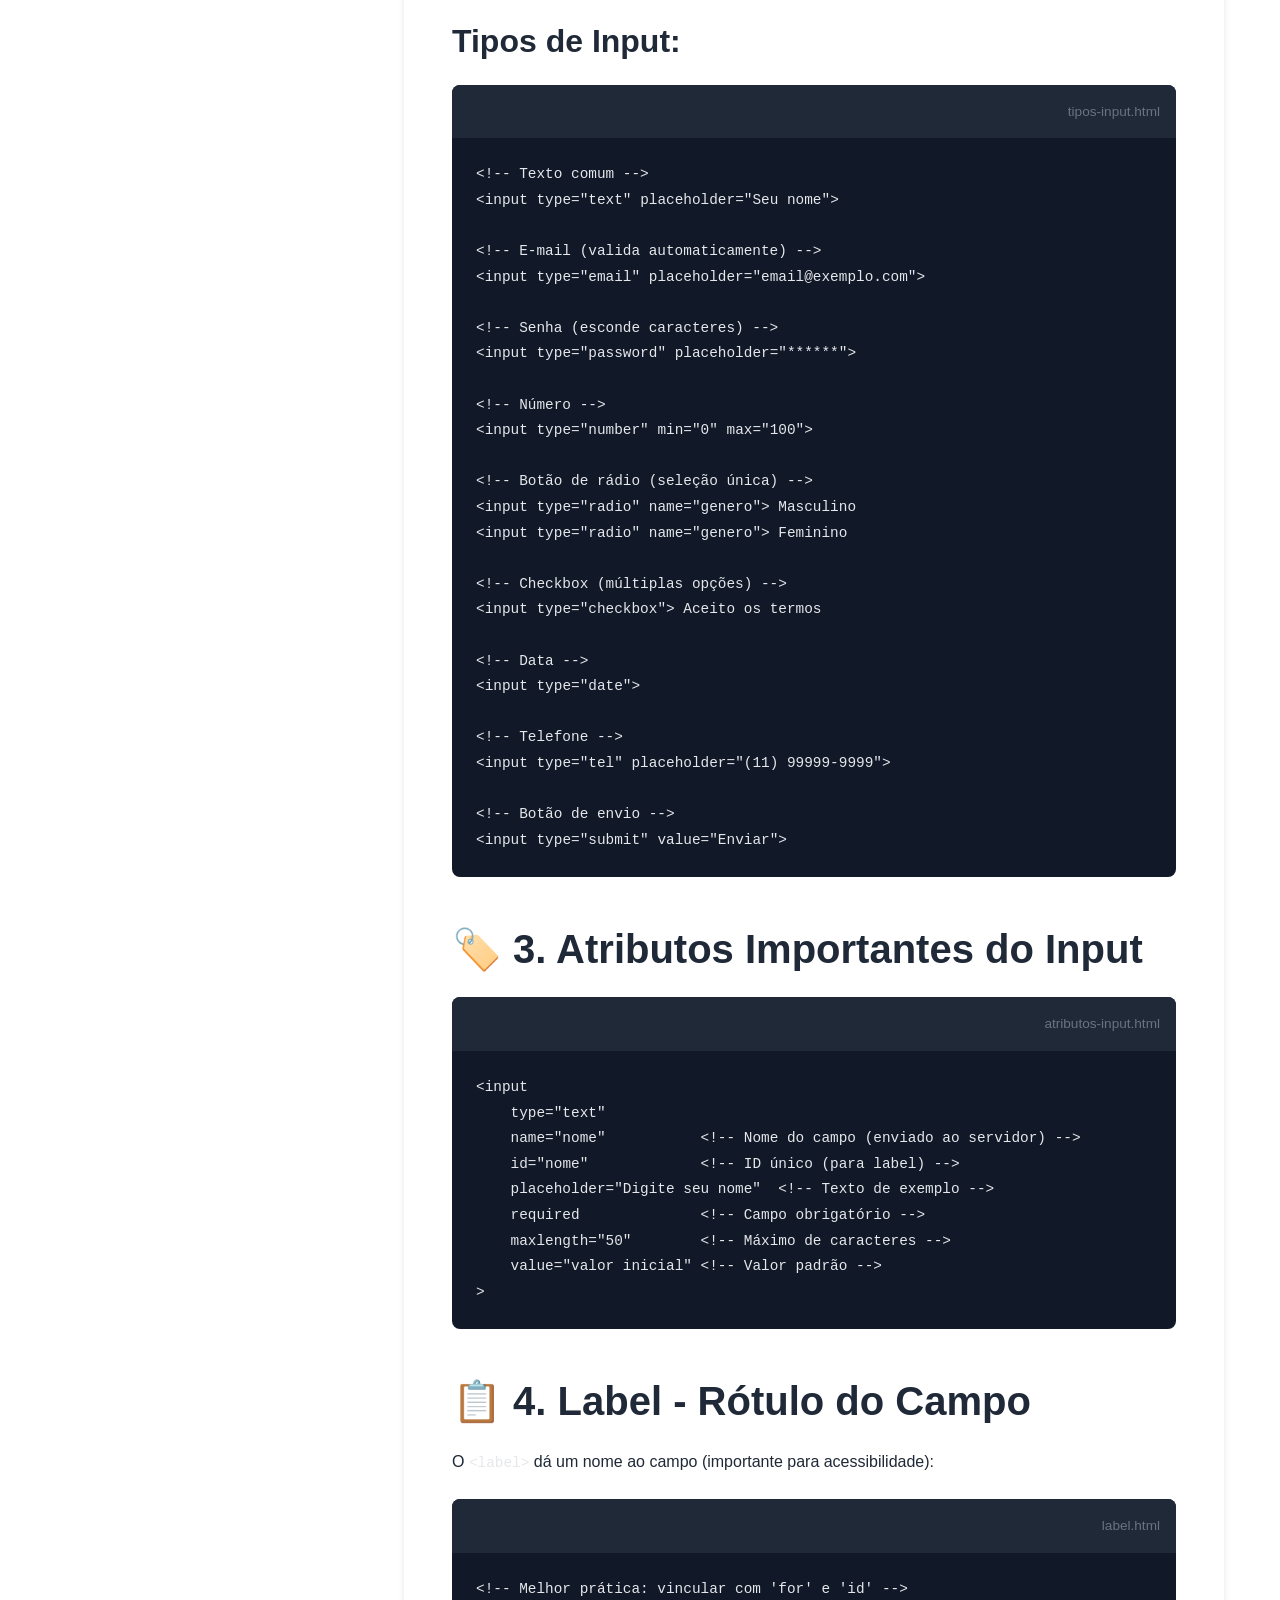
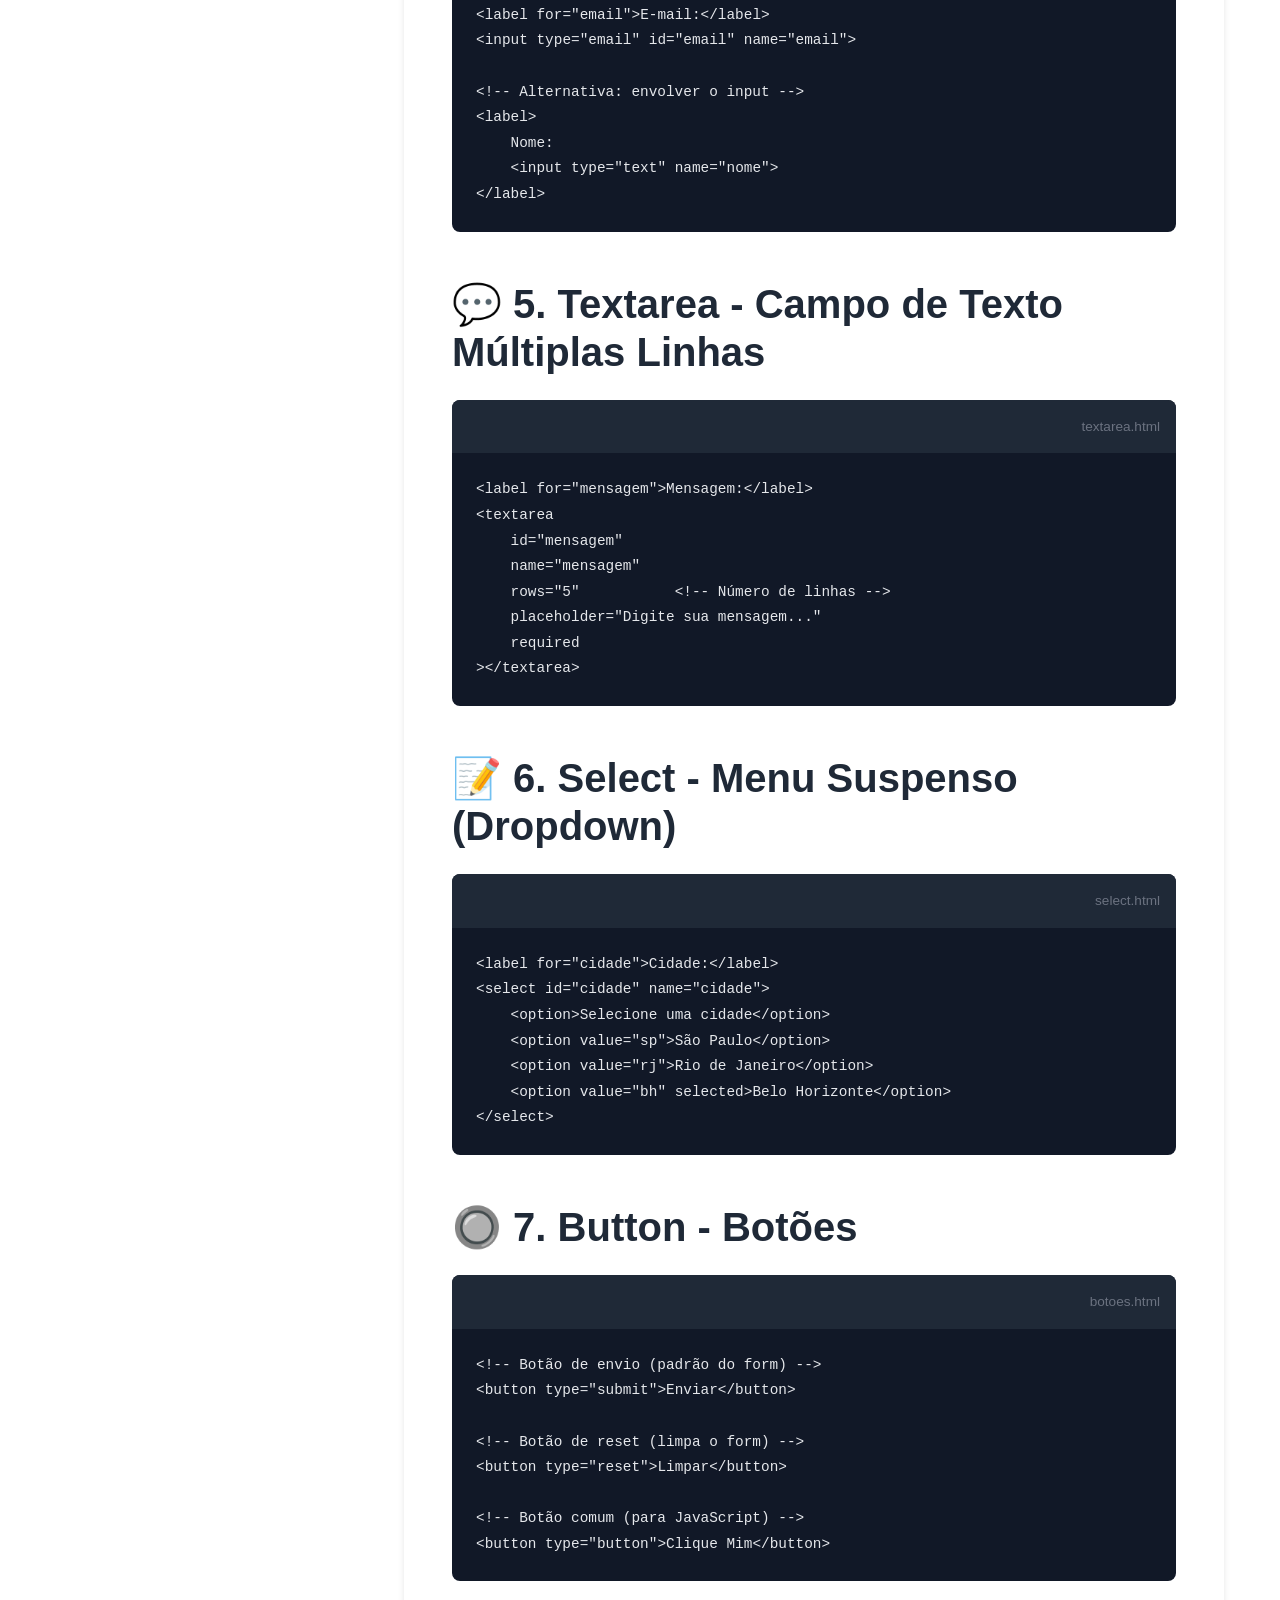
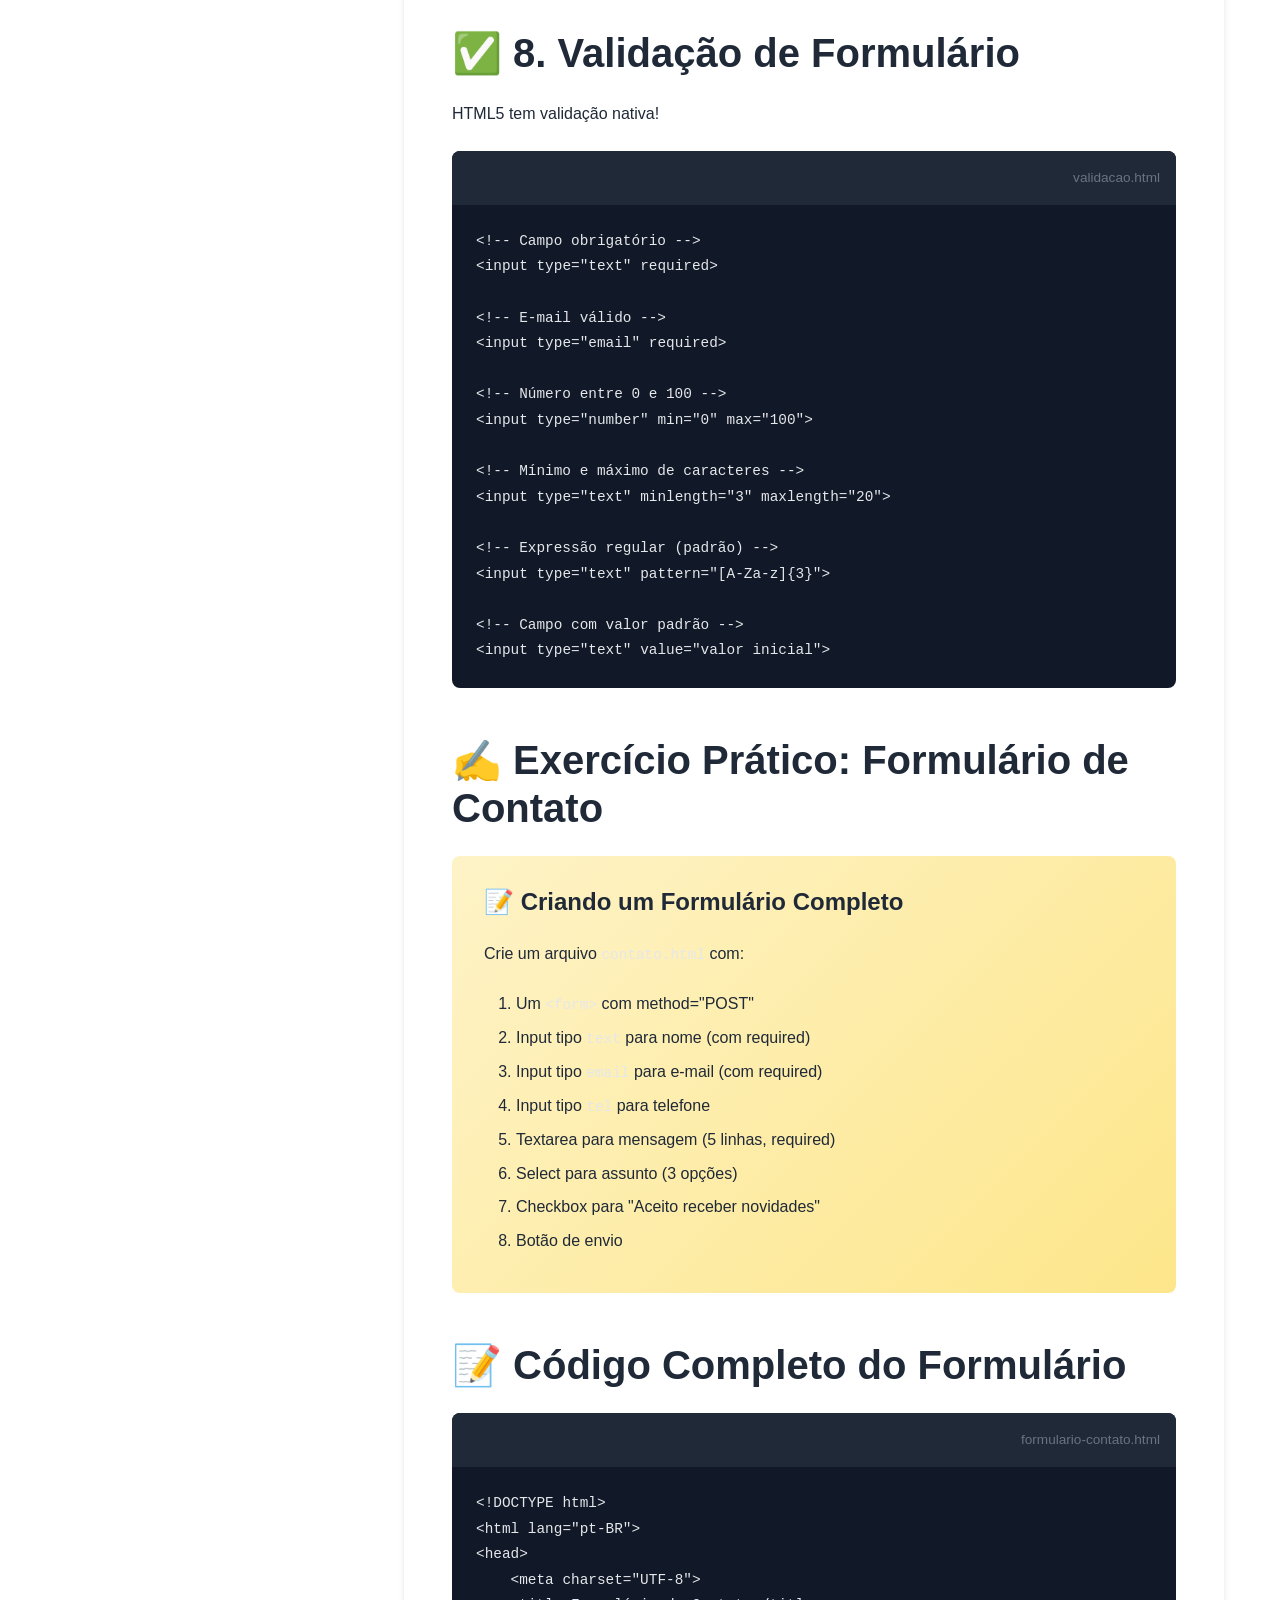
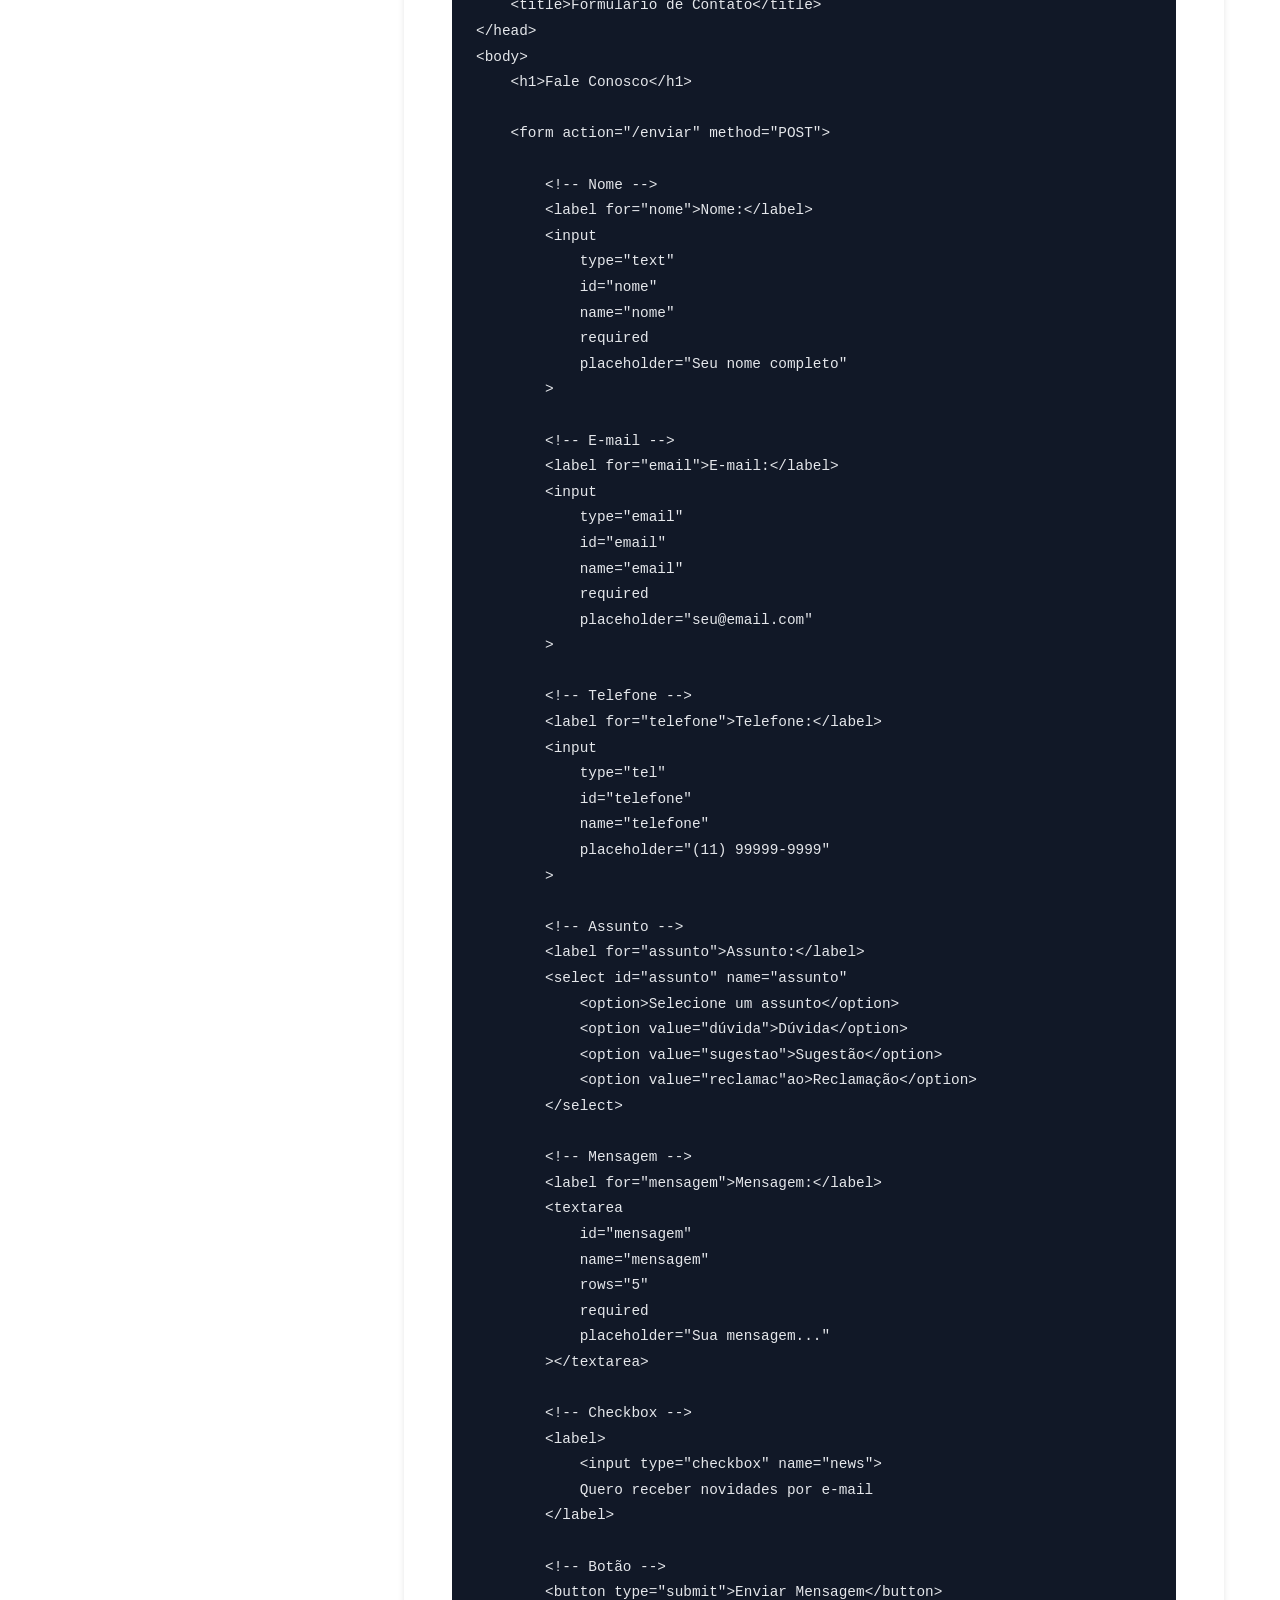
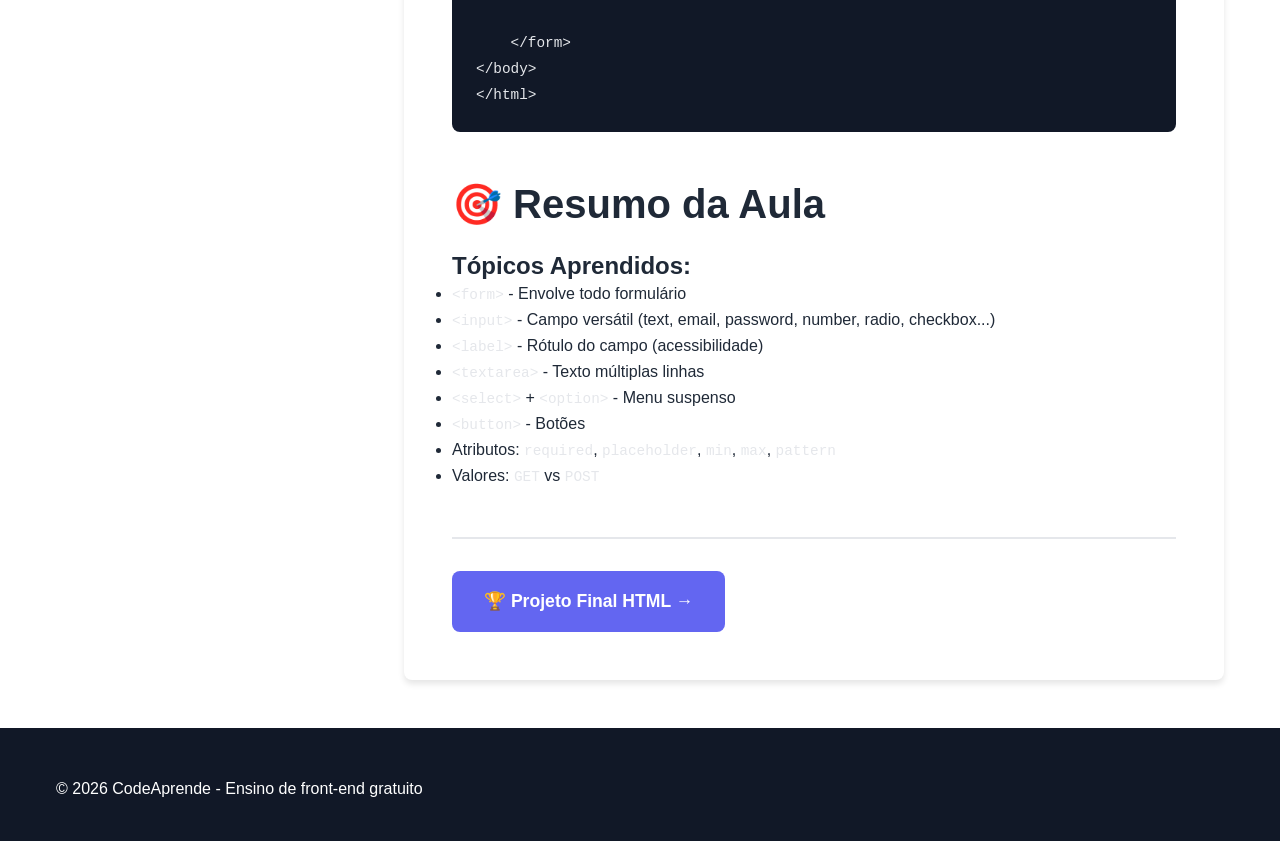
<file: html/aula03.html>
<!DOCTYPE html>
<html lang="pt-BR">
<head>
    <meta charset="UTF-8">
    <meta name="viewport" content="width=device-width, initial-scale=1.0">
    <title>Aula 03: Formulários - CodeAprende</title>
    <link rel="stylesheet" href="../style.css">
</head>
<body>
    <header class="header">
        <nav class="nav container">
            <a href="../index.html" class="nav-logo">⚡ CodeAprende</a>
            <ul class="nav-menu">
                <li><a href="../index.html">Início</a></li>
                <li><a href="index.html" class="active">HTML</a></li>
                <li><a href="../css/index.html">CSS</a></li>
                <li><a href="../javascript/index.html">JS</a></li>
            </ul>
        </nav>
    </header>

    <main class="course-page">
        <section class="course-header html">
            <div class="container">
                <div class="breadcrumb">
                    <a href="../index.html">Início</a> → 
                    <a href="index.html">HTML5</a> → 
                    <span>Aula 03</span>
                </div>
                <h1>📝 Aula 03: Formulários HTML</h1>
                <p class="course-intro">
                    Aprenda a criar formulários para coletar dados: inputs, botões, 
                    validation e muito mais.
                </p>
            </div>
        </section>

        <section class="course-content">
            <div class="container">
                <div class="course-layout">
                    
                    <aside class="lessons-sidebar">
                        <h3>📚 Conteúdo do Curso</h3>
                        <ol class="lessons-list">
                            <li class="lesson-item">
                                <a href="aula01.html" class="lesson-link">
                                    <span class="lesson-number">01</span>
                                    <div class="lesson-info">
                                        <span class="lesson-title">O que é HTML?</span>
                                    </div>
                                </a>
                            </li>
                            <li class="lesson-item">
                                <a href="aula02.html" class="lesson-link">
                                    <span class="lesson-number">02</span>
                                    <div class="lesson-info">
                                        <span class="lesson-title">Tags básicas</span>
                                    </div>
                                </a>
                            </li>
                            <li class="lesson-item active">
                                <a href="aula03.html" class="lesson-link">
                                    <span class="lesson-number">03</span>
                                    <div class="lesson-info">
                                        <span class="lesson-title">Formulários</span>
                                    </div>
                                </a>
                            </li>
                        </ol>
                    </aside>

                    <div class="main-content">
                        <article class="lesson-content">
                            <header class="lesson-header">
                                <span class="lesson-badge">Aula 03</span>
                                <h2>Formulários HTML5</h2>
                            </header>

                            <section class="lesson-body">
                                <h2>📖 O que são Formulários?</h2>
                                <p>
                                    <strong>Formulários</strong> são usados para coletar dados do usuário: 
                                    login, cadastro, contato, pesquisa e muito mais [web:1].
                                </p>

                                <div class="code-example">
                                    <div class="code-header">
                                        <span class="filename">formulario-basico.html</span>
                                    </div>
                                    <pre><code><span class="tag">&lt;form</span> <span class="attr">action</span>=<span class="string">"/enviar.php"</span> <span class="attr">method</span>=<span class="string">"POST"</span><span class="tag">&gt;</span>
    
    <span class="comment">&lt;!-- Campos do formulário --&gt;</span>
    <span class="tag">&lt;input</span> <span class="attr">type</span>=<span class="string">"text"</span> <span class="attr">name</span>=<span class="string">"nome"</span><span class="tag">&gt;</span>
    <span class="tag">&lt;input</span> <span class="attr">type</span>=<span class="string">"email"</span> <span class="attr">name</span>=<span class="string">"email"</span><span class="tag">&gt;</span>
    <span class="tag">&lt;button</span><span class="tag"&gt;</span>Enviar<span class="tag">&lt;/button&gt;</span>
    
<span class="tag">&lt;/form&gt;</span></code></pre>
                                </div>

                                <h2>🎯 1. A Tag &lt;form&gt;</h2>
                                <p>A tag <code>&lt;form&gt;</code> envolve todos os campos do formulário:</p>

                                <table class="explanation-table">
                                    <tr>
                                        <th>Atributo</th>
                                        <th>Descrição</th>
                                    </tr>
                                    <tr>
                                        <td><code>action</code></td>
                                        <td>URL para onde os dados serão enviados</td>
                                    </tr>
                                    <tr>
                                        <td><code>method</code></td>
                                        <td><code>GET</code> (URL) ou <code>POST</code> (corpo da requisição)</td>
                                    </tr>
                                </table>

                                <div class="info-box">
                                    <h3>📌 GET vs POST</h3>
                                    <ul>
                                        <li><strong>GET:</strong> Dados visíveis na URL (não use para senhas!)</li>
                                        <li><strong>POST:</strong> Dados ocultos no corpo da requisição (mais seguro)</li>
                                    </ul>
                                </div>

                                <h2>✏️ 2. Input - O Campo Mais Versátil</h2>
                                <p>O <code>&lt;input&gt;</code> tem vários tipos diferentes:</p>

                                <h3>Tipos de Input:</h3>
                                <div class="code-example">
                                    <div class="code-header">
                                        <span class="filename">tipos-input.html</span>
                                    </div>
                                    <pre><code><span class="comment">&lt;!-- Texto comum --&gt;</span>
<span class="tag">&lt;input</span> <span class="attr">type</span>=<span class="string">"text"</span> <span class="attr">placeholder</span>=<span class="string">"Seu nome"</span><span class="tag">&gt;</span>

<span class="comment">&lt;!-- E-mail (valida automaticamente) --&gt;</span>
<span class="tag">&lt;input</span> <span class="attr">type</span>=<span class="string">"email"</span> <span class="attr">placeholder</span>=<span class="string">"email@exemplo.com"</span><span class="tag">&gt;</span>

<span class="comment">&lt;!-- Senha (esconde caracteres) --&gt;</span>
<span class="tag">&lt;input</span> <span class="attr">type</span>=<span class="string">"password"</span> <span class="attr">placeholder</span>=<span class="string">"******"</span><span class="tag">&gt;</span>

<span class="comment">&lt!-- Número --&gt;</span>
<span class="tag">&lt;input</span> <span class="attr">type</span>=<span class="string">"number"</span> <span class="attr">min</span>=<span class="string">"0"</span> <span class="attr">max</span>=<span class="string">"100"</span><span class="tag">&gt;</span>

<span class="comment">&lt;!-- Botão de rádio (seleção única) --&gt;</span>
<span class="tag">&lt;input</span> <span class="attr">type</span>=<span class="string">"radio"</span> <span class="attr">name</span>=<span class="string">"genero"</span><span class="tag">&gt;</span> Masculino
<span class="tag">&lt;input</span> <span class="attr">type</span>=<span class="string">"radio"</span> <span class="attr">name</span>=<span class="string">"genero"</span><span class="tag">&gt;</span> Feminino

<span class="comment">&lt;!-- Checkbox (múltiplas opções) --&gt;</span>
<span class="tag">&lt;input</span> <span class="attr">type</span>=<span class="string">"checkbox"</span><span class="tag">&gt;</span> Aceito os termos

<span class="comment">&lt;!-- Data --&gt;</span>
<span class="tag">&lt;input</span> <span class="attr">type</span>=<span class="string">"date"</span><span class="tag">&gt;</span>

<span class="comment">&lt;!-- Telefone --&gt;</span>
<span class="tag">&lt;input</span> <span class="attr">type</span>=<span class="string">"tel"</span> <span class="attr">placeholder</span>=<span class="string">"(11) 99999-9999"</span><span class="tag">&gt;</span>

<span class="comment">&lt;!-- Botão de envio --&gt;</span>
<span class="tag">&lt;input</span> <span class="attr">type</span>=<span class="string">"submit"</span> <span class="attr">value</span>=<span class="string">"Enviar"</span><span class="tag">&gt;</span></code></pre>
                                </div>

                                <h2>🏷️ 3. Atributos Importantes do Input</h2>
                                <div class="code-example">
                                    <div class="code-header">
                                        <span class="filename">atributos-input.html</span>
                                    </div>
                                    <pre><code><span class="tag">&lt;input</span> 
    <span class="attr">type</span>=<span class="string">"text"</span>
    <span class="attr">name</span>=<span class="string">"nome"</span>           <span class="comment">&lt;!-- Nome do campo (enviado ao servidor) --&gt;</span>
    <span class="attr">id</span>=<span class="string">"nome"</span>             <span class="comment">&lt;!-- ID único (para label) --&gt;</span>
    <span class="attr">placeholder</span>=<span class="string">"Digite seu nome"</span>  <span class="comment">&lt;!-- Texto de exemplo --&gt;</span>
    <span class="attr">required</span>              <span class="comment">&lt;!-- Campo obrigatório --&gt;</span>
    <span class="attr">maxlength</span>=<span class="string">"50"</span>        <span class="comment">&lt;!-- Máximo de caracteres --&gt;</span>
    <span class="attr">value</span>=<span class="string">"valor inicial"</span> <span class="comment">&lt;!-- Valor padrão --&gt;</span>
<span class="tag">&gt;</span></code></pre>
                                </div>

                                <h2>📋 4. Label - Rótulo do Campo</h2>
                                <p>O <code>&lt;label&gt;</code> dá um nome ao campo (importante para acessibilidade):</p>

                                <div class="code-example">
                                    <div class="code-header">
                                        <span class="filename">label.html</span>
                                    </div>
                                    <pre><code><span class="comment">&lt;!-- Melhor prática: vincular com 'for' e 'id' --&gt;</span>
<span class="tag">&lt;label</span> <span class="attr">for</span>=<span class="string">"email"</span><span class="tag">&gt;</span>E-mail:<span class="tag">&lt;/label&gt;</span>
<span class="tag">&lt;input</span> <span class="attr">type</span>=<span class="string">"email"</span> <span class="attr">id</span>=<span class="string">"email"</span> <span class="attr">name</span>=<span class="string">"email"</span><span class="tag">&gt;</span>

<span class="comment">&lt;!-- Alternativa: envolver o input --&gt;</span>
<span class="tag">&lt;label&gt;</span>
    Nome:
    <span class="tag">&lt;input</span> <span class="attr">type</span>=<span class="string">"text"</span> <span class="attr">name</span>=<span class="string">"nome"</span><span class="tag">&gt;</span>
<span class="tag">&lt;/label&gt;</span></code></pre>
                                </div>

                                <h2>💬 5. Textarea - Campo de Texto Múltiplas Linhas</h2>
                                <div class="code-example">
                                    <div class="code-header">
                                        <span class="filename">textarea.html</span>
                                    </div>
                                    <pre><code><span class="tag">&lt;label</span> <span class="attr">for</span>=<span class="string">"mensagem"</span><span class="tag">&gt;</span>Mensagem:<span class="tag">&lt;/label&gt;</span>
<span class="tag">&lt;textarea</span> 
    <span class="attr">id</span>=<span class="string">"mensagem"</span>
    <span class="attr">name</span>=<span class="string">"mensagem"</span>
    <span class="attr">rows</span>=<span class="string">"5"</span>           <span class="comment">&lt;!-- Número de linhas --&gt;</span>
    <span class="attr">placeholder</span>=<span class="string">"Digite sua mensagem..."</span>
    <span class="attr">required</span>
<span class="tag">&gt;&lt;/textarea&gt;</span></code></pre>
                                </div>

                                <h2>📝 6. Select - Menu Suspenso (Dropdown)</h2>
                                <div class="code-example">
                                    <div class="code-header">
                                        <span class="filename">select.html</span>
                                    </div>
                                    <pre><code><span class="tag">&lt;label</span> <span class="attr">for</span>=<span class="string">"cidade"</span><span class="tag">&gt;</span>Cidade:<span class="tag">&lt;/label&gt;</span>
<span class="tag">&lt;select</span> <span class="attr">id</span>=<span class="string">"cidade"</span> <span class="attr">name</span>=<span class="string">"cidade"</span><span class="tag">&gt;</span>
    <span class="tag">&lt;option</span><span class="tag">&gt;</span>Selecione uma cidade<span class="tag">&lt;/option&gt;</span>
    <span class="tag">&lt;option</span> <span class="attr">value</span>=<span class="string">"sp"</span><span class="tag">&gt;</span>São Paulo<span class="tag">&lt;/option&gt;</span>
    <span class="tag">&lt;option</span> <span class="attr">value</span>=<span class="string">"rj"</span><span class="tag">&gt;</span>Rio de Janeiro<span class="tag">&lt;/option&gt;</span>
    <span class="tag">&lt;option</span> <span class="attr">value</span>=<span class="string">"bh"</span> <span class="attr">selected</span><span class="tag">&gt;</span>Belo Horizonte<span class="tag">&lt;/option&gt;</span>
<span class="tag">&lt;/select&gt;</span></code></pre>
                                </div>

                                <h2>🔘 7. Button - Botões</h2>
                                <div class="code-example">
                                    <div class="code-header">
                                        <span class="filename">botoes.html</span>
                                    </div>
                                    <pre><code><span class="comment">&lt;!-- Botão de envio (padrão do form) --&gt;</span>
<span class="tag">&lt;button</span> <span class="attr">type</span>=<span class="string">"submit"</span><span class="tag">&gt;</span>Enviar<span class="tag">&lt;/button&gt;</span>

<span class="comment">&lt;!-- Botão de reset (limpa o form) --&gt;</span>
<span class="tag">&lt;button</span> <span class="attr">type</span>=<span class="string">"reset"</span><span class="tag">&gt;</span>Limpar<span class="tag">&lt;/button&gt;</span>

<span class="comment">&lt;!-- Botão comum (para JavaScript) --&gt;</span>
<span class="tag">&lt;button</span> <span class="attr">type</span>=<span class="string">"button"</span><span class="tag">&gt;</span>Clique Mim<span class="tag">&lt;/button&gt;</span></code></pre>
                                </div>

                                <h2>✅ 8. Validação de Formulário</h2>
                                <p>HTML5 tem validação nativa!</p>

                                <div class="code-example">
                                    <div class="code-header">
                                        <span class="filename">validacao.html</span>
                                    </div>
                                    <pre><code><span class="comment">&lt;!-- Campo obrigatório --&gt;</span>
<span class="tag">&lt;input</span> <span class="attr">type</span>=<span class="string">"text"</span> <span class="attr">required</span><span class="tag">&gt;</span>

<span class="comment">&lt;!-- E-mail válido --&gt;</span>
<span class="tag">&lt;input</span> <span class="attr">type</span>=<span class="string">"email"</span> <span class="attr">required</span><span class="tag">&gt;</span>

<span class="comment">&lt;!-- Número entre 0 e 100 --&gt;</span>
<span class="tag">&lt;input</span> <span class="attr">type</span>=<span class="string">"number"</span> <span class="attr">min</span>=<span class="string">"0"</span> <span class="attr">max</span>=<span class="string">"100"</span><span class="tag">&gt;</span>

<span class="comment">&lt;!-- Mínimo e máximo de caracteres --&gt;</span>
<span class="tag">&lt;input</span> <span class="attr">type</span>=<span class="string">"text"</span> <span class="attr">minlength</span>=<span class="string">"3"</span> <span class="attr">maxlength</span>=<span class="string">"20"</span><span class="tag">&gt;</span>

<span class="comment">&lt;!-- Expressão regular (padrão) --&gt;</span>
<span class="tag">&lt;input</span> <span class="attr">type</span>=<span class="string">"text"</span> <span class="attr">pattern</span>=<span class="string">"[A-Za-z]{3}"</span><span class="tag">&gt;</span>

<span class="comment">&lt;!-- Campo com valor padrão --&gt;</span>
<span class="tag">&lt;input</span> <span class="attr">type</span>=<span class="string">"text"</span> <span class="attr">value</span>=<span class="string">"valor inicial"</span><span class="tag">&gt;</span></code></pre>
                                </div>

                                <h2>✍️ Exercício Prático: Formulário de Contato</h2>
                                <div class="exercise-box">
                                    <h4>📝 Criando um Formulário Completo</h4>
                                    <p>Crie um arquivo <code>contato.html</code> com:</p>
                                    <ol>
                                        <li>Um <code>&lt;form&gt;</code> com method="POST"</li>
                                        <li>Input tipo <code>text</code> para nome (com required)</li>
                                        <li>Input tipo <code>email</code> para e-mail (com required)</li>
                                        <li>Input tipo <code>tel</code> para telefone</li>
                                        <li>Textarea para mensagem (5 linhas, required)</li>
                                        <li>Select para assunto (3 opções)</li>
                                        <li>Checkbox para "Aceito receber novidades"</li>
                                        <li>Botão de envio</li>
                                    </ol>
                                </div>

                                <h2>📝 Código Completo do Formulário</h2>
                                <div class="code-example">
                                    <div class="code-header">
                                        <span class="filename">formulario-contato.html</span>
                                    </div>
                                    <pre><code><span class="tag">&lt;!DOCTYPE</span> <span class="attr">html</span><span class="tag">&gt;</span>
<span class="tag">&lt;html</span> <span class="attr">lang</span>=<span class="string">"pt-BR"</span><span class="tag">&gt;</span>
<span class="tag">&lt;head&gt;</span>
    <span class="tag">&lt;meta</span> <span class="attr">charset</span>=<span class="string">"UTF-8"</span><span class="tag">&gt;</span>
    <span class="tag">&lt;title&gt;</span>Formulário de Contato<span class="tag">&lt;/title&gt;</span>
<span class="tag">&lt;/head&gt;</span>
<span class="tag">&lt;body&gt;</span>
    <span class="tag">&lt;h1&gt;</span>Fale Conosco<span class="tag">&lt;/h1&gt;</span>
    
    <span class="tag">&lt;form</span> <span class="attr">action</span>=<span class="string">"/enviar"</span> <span class="attr">method</span>=<span class="string">"POST"</span><span class="tag">&gt;</span>
        
        <span class="comment">&lt;!-- Nome --&gt;</span>
        <span class="tag">&lt;label</span> <span class="attr">for</span>=<span class="string">"nome"</span><span class="tag">&gt;</span>Nome:<span class="tag">&lt;/label&gt;</span>
        <span class="tag">&lt;input</span> 
            <span class="attr">type</span>=<span class="string">"text"</span> 
            <span class="attr">id</span>=<span class="string">"nome"</span> 
            <span class="attr">name</span>=<span class="string">"nome"</span>
            <span class="attr">required</span>
            <span class="attr">placeholder</span>=<span class="string">"Seu nome completo"</span>
        <span class="tag">&gt;</span>
        
        <span class="comment">&lt;!-- E-mail --&gt;</span>
        <span class="tag">&lt;label</span> <span class="attr">for</span>=<span class="string">"email"</span><span class="tag">&gt;</span>E-mail:<span class="tag">&lt;/label&gt;</span>
        <span class="tag">&lt;input</span> 
            <span class="attr">type</span>=<span class="string">"email"</span> 
            <span class="attr">id</span>=<span class="string">"email"</span> 
            <span class="attr">name</span>=<span class="string">"email"</span>
            <span class="attr">required</span>
            <span class="attr">placeholder</span>=<span class="string">"seu@email.com"</span>
        <span class="tag">&gt;</span>
        
        <span class="comment">&lt;!-- Telefone --&gt;</span>
        <span class="tag">&lt;label</span> <span class="attr">for</span>=<span class="string">"telefone"</span><span class="tag">&gt;</span>Telefone:<span class="tag">&lt;/label&gt;</span>
        <span class="tag">&lt;input</span> 
            <span class="attr">type</span>=<span class="string">"tel"</span> 
            <span class="attr">id</span>=<span class="string">"telefone"</span> 
            <span class="attr">name</span>=<span class="string">"telefone"</span>
            <span class="attr">placeholder</span>=<span class="string">"(11) 99999-9999"</span>
        <span class="tag">&gt;</span>
        
        <span class="comment">&lt;!-- Assunto --&gt;</span>
        <span class="tag">&lt;label</span> <span class="attr">for</span>=<span class="string">"assunto"</span><span class="tag">&gt;</span>Assunto:<span class="tag">&lt;/label&gt;</span>
        <span class="tag">&lt;select</span> <span class="attr">id</span>=<span class="string">"assunto"</span> <span class="attr">name</span>=<span class="string">"assunto"</span><span class="tag"&gt;</span>
            <span class="tag">&lt;option</span><span class="tag">&gt;</span>Selecione um assunto<span class="tag">&lt;/option&gt;</span>
            <span class="tag">&lt;option</span> <span class="attr">value</span>=<span class="string">"dúvida"</span><span class="tag">&gt;</span>Dúvida<span class="tag">&lt;/option&gt;</span>
            <span class="tag">&lt;option</span> <span class="attr">value</span>=<span class="string">"sugestao"</span><span class="tag">&gt;</span>Sugestão<span class="tag">&lt;/option&gt;</span>
            <span class="tag">&lt;option</span> <span class="attr">value</span>=<span class="string">"reclamac"ao</span><span class="tag">&gt;</span>Reclamação<span class="tag">&lt;/option&gt;</span>
        <span class="tag">&lt;/select&gt;</span>
        
        <span class="comment">&lt;!-- Mensagem --&gt;</span>
        <span class="tag">&lt;label</span> <span class="attr">for</span>=<span class="string">"mensagem"</span><span class="tag">&gt;</span>Mensagem:<span class="tag">&lt;/label&gt;</span>
        <span class="tag">&lt;textarea</span> 
            <span class="attr">id</span>=<span class="string">"mensagem"</span> 
            <span class="attr">name</span>=<span class="string">"mensagem"</span>
            <span class="attr">rows</span>=<span class="string">"5"</span>
            <span class="attr">required</span>
            <span class="attr">placeholder</span>=<span class="string">"Sua mensagem..."</span>
        <span class="tag">&gt;&lt;/textarea&gt;</span>
        
        <span class="comment">&lt;!-- Checkbox --&gt;</span>
        <span class="tag">&lt;label&gt;</span>
            <span class="tag">&lt;input</span> <span class="attr">type</span>=<span class="string">"checkbox"</span> <span class="attr">name</span>=<span class="string">"news"</span><span class="tag">&gt;</span>
            Quero receber novidades por e-mail
        <span class="tag">&lt;/label&gt;</span>
        
        <span class="comment">&lt;!-- Botão --&gt;</span>
        <span class="tag">&lt;button</span> <span class="attr">type</span>=<span class="string">"submit"</span><span class="tag">&gt;</span>Enviar Mensagem<span class="tag">&lt;/button&gt;</span>
        
    <span class="tag">&lt;/form&gt;</span>
<span class="tag">&lt;/body&gt;</span>
<span class="tag">&lt;/html&gt;</span></code></pre>
                                </div>

                                <h2>🎯 Resumo da Aula</h2>
                                <div class="summary-box">
                                    <h4>Tópicos Aprendidos:</h4>
                                    <ul class="summary-list">
                                        <li><code>&lt;form&gt;</code> - Envolve todo formulário</li>
                                        <li><code>&lt;input&gt;</code> - Campo versátil (text, email, password, number, radio, checkbox...)</li>
                                        <li><code>&lt;label&gt;</code> - Rótulo do campo (acessibilidade)</li>
                                        <li><code>&lt;textarea&gt;</code> - Texto múltiplas linhas</li>
                                        <li><code>&lt;select&gt;</code> + <code>&lt;option&gt;</code> - Menu suspenso</li>
                                        <li><code>&lt;button&gt;</code> - Botões</li>
                                        <li>Atributos: <code>required</code>, <code>placeholder</code>, <code>min</code>, <code>max</code>, <code>pattern</code></li>
                                        <li>Valores: <code>GET</code> vs <code>POST</code></li>
                                    </ul>
                                </div>

                                <div class="next-lesson project">
                                    <a href="projeto.html" class="btn btn-primary btn-large">
                                        🏆 Projeto Final HTML →
                                    </a>
                                </div>
                            </section>
                        </article>
                    </div>

                </div>
            </div>
        </section>
    </main>

    <footer class="footer">
        <div class="container">
            <p>© 2026 CodeAprende - Ensino de front-end gratuito</p>
        </div>
    </footer>

    <script src="../script.js"></script>
</body>
</html>
</file>
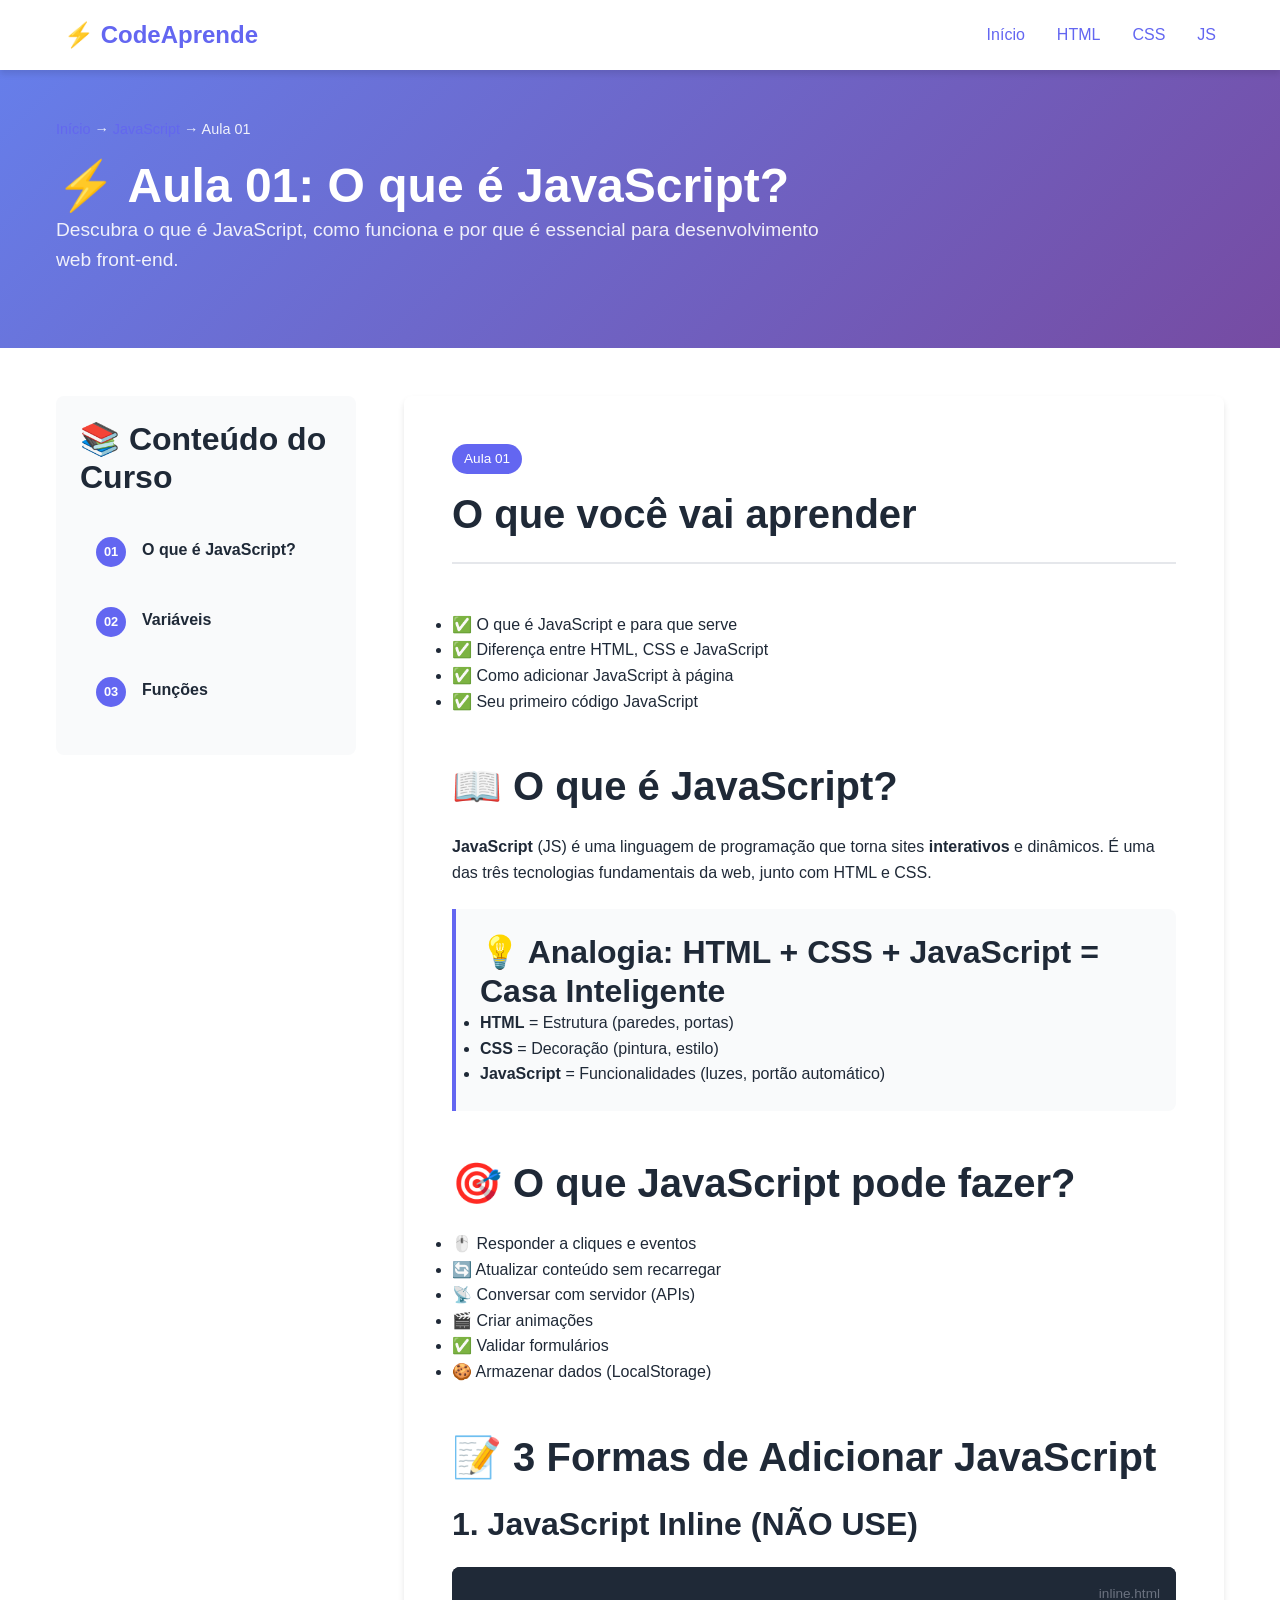
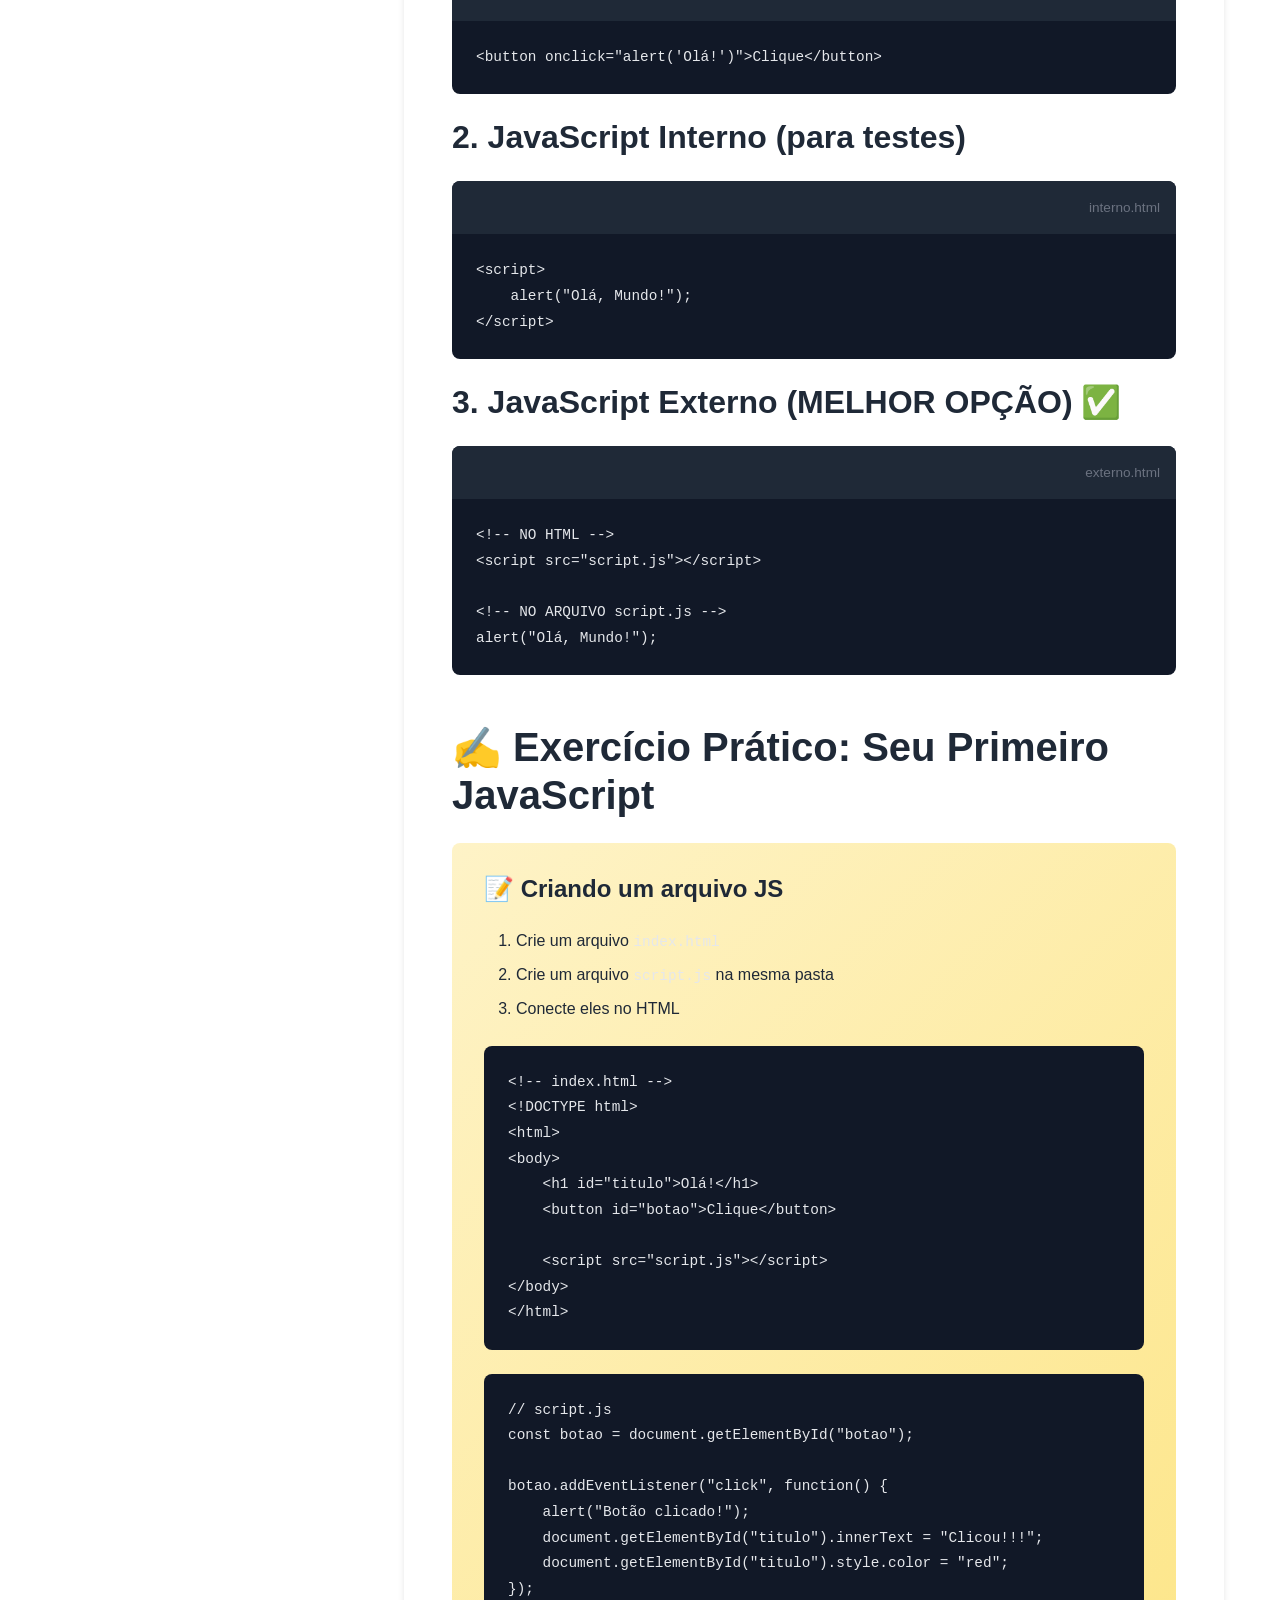
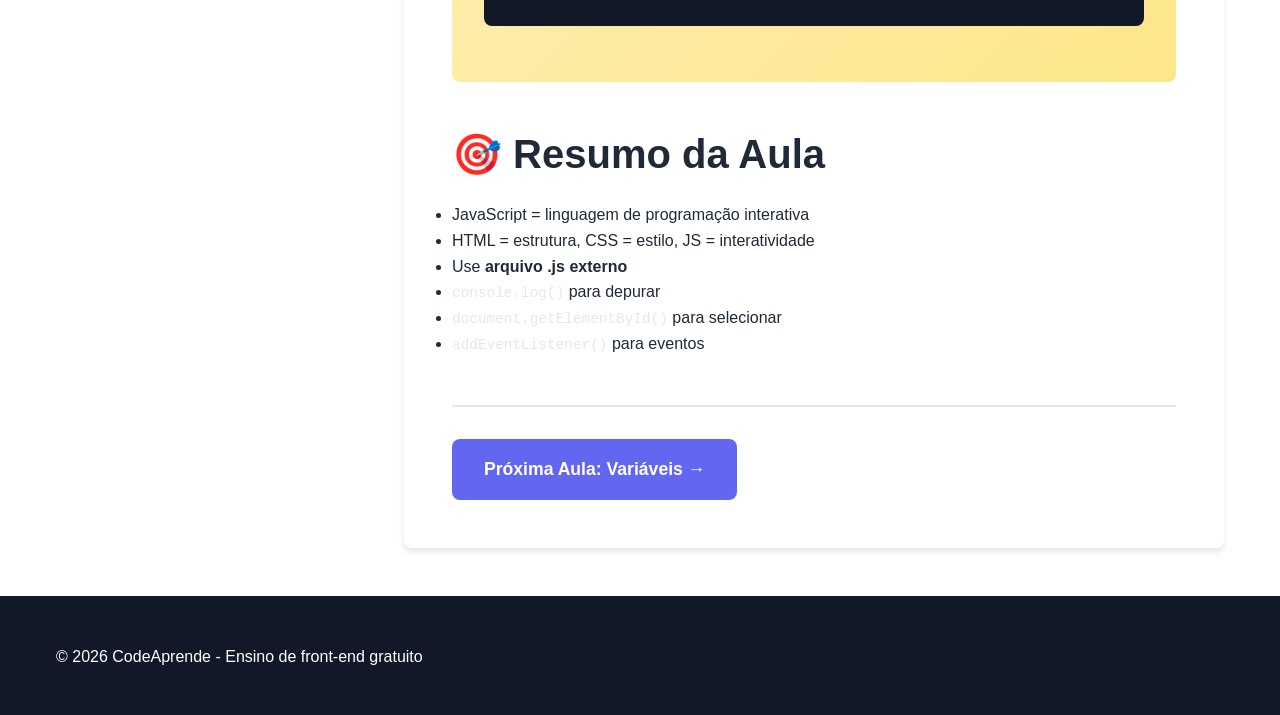
<file: javascript/aula01.html>
<!DOCTYPE html>
<html lang="pt-BR">
<head>
    <meta charset="UTF-8">
    <meta name="viewport" content="width=device-width, initial-scale=1.0">
    <title>Aula 01: O que é JavaScript? - CodeAprende</title>
    <link rel="stylesheet" href="../style.css">
</head>
<body>
    <header class="header">
        <nav class="nav container">
            <a href="../index.html" class="nav-logo">⚡ CodeAprende</a>
            <ul class="nav-menu">
                <li><a href="../index.html">Início</a></li>
                <li><a href="../html/index.html">HTML</a></li>
                <li><a href="../css/index.html">CSS</a></li>
                <li><a href="index.html" class="active">JS</a></li>
            </ul>
        </nav>
    </header>

    <main class="course-page">
        <section class="course-header js">
            <div class="container">
                <div class="breadcrumb">
                    <a href="../index.html">Início</a> → 
                    <a href="index.html">JavaScript</a> → 
                    <span>Aula 01</span>
                </div>
                <h1>⚡ Aula 01: O que é JavaScript?</h1>
                <p class="course-intro">
                    Descubra o que é JavaScript, como funciona e por que é essencial 
                    para desenvolvimento web front-end.
                </p>
            </div>
        </section>

        <section class="course-content">
            <div class="container">
                <div class="course-layout">
                    
                    <aside class="lessons-sidebar">
                        <h3>📚 Conteúdo do Curso</h3>
                        <ol class="lessons-list">
                            <li class="lesson-item active">
                                <a href="aula01.html" class="lesson-link">
                                    <span class="lesson-number">01</span>
                                    <div class="lesson-info">
                                        <span class="lesson-title">O que é JavaScript?</span>
                                    </div>
                                </a>
                            </li>
                            <li class="lesson-item">
                                <a href="aula02.html" class="lesson-link">
                                    <span class="lesson-number">02</span>
                                    <div class="lesson-info">
                                        <span class="lesson-title">Variáveis</span>
                                    </div>
                                </a>
                            </li>
                            <li class="lesson-item">
                                <a href="aula03.html" class="lesson-link">
                                    <span class="lesson-number">03</span>
                                    <div class="lesson-info">
                                        <span class="lesson-title">Funções</span>
                                    </div>
                                </a>
                            </li>
                        </ol>
                    </aside>

                    <div class="main-content">
                        <article class="lesson-content">
                            <header class="lesson-header">
                                <span class="lesson-badge">Aula 01</span>
                                <h2>O que você vai aprender</h2>
                            </header>

                            <section class="lesson-body">
                                <ul class="learning-objectives">
                                    <li>✅ O que é JavaScript e para que serve</li>
                                    <li>✅ Diferença entre HTML, CSS e JavaScript</li>
                                    <li>✅ Como adicionar JavaScript à página</li>
                                    <li>✅ Seu primeiro código JavaScript</li>
                                </ul>

                                <h2>📖 O que é JavaScript?</h2>
                                <p>
                                    <strong>JavaScript</strong> (JS) é uma linguagem de programação que torna 
                                    sites <strong>interativos</strong> e dinâmicos. É uma das três tecnologias 
                                    fundamentais da web, junto com HTML e CSS.
                                </p>

                                <div class="info-box">
                                    <h3>💡 Analogia: HTML + CSS + JavaScript = Casa Inteligente</h3>
                                    <ul>
                                        <li><strong>HTML</strong> = Estrutura (paredes, portas)</li>
                                        <li><strong>CSS</strong> = Decoração (pintura, estilo)</li>
                                        <li><strong>JavaScript</strong> = Funcionalidades (luzes, portão automático)</li>
                                    </ul>
                                </div>

                                <h2>🎯 O que JavaScript pode fazer?</h2>
                                <ul class="summary-list">
                                    <li>🖱️ Responder a cliques e eventos</li>
                                    <li>🔄 Atualizar conteúdo sem recarregar</li>
                                    <li>📡 Conversar com servidor (APIs)</li>
                                    <li>🎬 Criar animações</li>
                                    <li>✅ Validar formulários</li>
                                    <li>🍪 Armazenar dados (LocalStorage)</li>
                                </ul>

                                <h2>📝 3 Formas de Adicionar JavaScript</h2>

                                <h3>1. JavaScript Inline (NÃO USE)</h3>
                                <div class="code-example">
                                    <div class="code-header">
                                        <span class="filename">inline.html</span>
                                    </div>
                                    <pre><code><span class="tag">&lt;button</span> <span class="attr">onclick</span>=<span class="string">"alert('Olá!')"</span><span class="tag">&gt;</span>Clique<span class="tag">&lt;/button&gt;</span></code></pre>
                                </div>

                                <h3>2. JavaScript Interno (para testes)</h3>
                                <div class="code-example">
                                    <div class="code-header">
                                        <span class="filename">interno.html</span>
                                    </div>
                                    <pre><code><span class="tag">&lt;script&gt;</span>
    alert("Olá, Mundo!");
<span class="tag">&lt;/script&gt;</span></code></pre>
                                </div>

                                <h3>3. JavaScript Externo (MELHOR OPÇÃO) ✅</h3>
                                <div class="code-example">
                                    <div class="code-header">
                                        <span class="filename">externo.html</span>
                                    </div>
                                    <pre><code><span class="comment">&lt;!-- NO HTML --&gt;</span>
<span class="tag">&lt;script</span> <span class="attr">src</span>=<span class="string">"script.js"</span><span class="tag">&gt;&lt;/script&gt;</span>

<span class="comment">&lt;!-- NO ARQUIVO script.js --&gt;</span>
alert("Olá, Mundo!");</code></pre>
                                </div>

                                <h2>✍️ Exercício Prático: Seu Primeiro JavaScript</h2>
                                <div class="exercise-box">
                                    <h4>📝 Criando um arquivo JS</h4>
                                    <ol>
                                        <li>Crie um arquivo <code>index.html</code></li>
                                        <li>Crie um arquivo <code>script.js</code> na mesma pasta</li>
                                        <li>Conecte eles no HTML</li>
                                    </ol>
                                    <div class="code-example">
                                        <pre><code><span class="comment">&lt;!-- index.html --&gt;</span>
<span class="tag">&lt;!DOCTYPE</span> <span class="attr">html</span><span class="tag">&gt;</span>
<span class="tag">&lt;html</span><span class="tag">&gt;</span>
<span class="tag">&lt;body&gt;</span>
    <span class="tag">&lt;h1</span> <span class="attr">id</span>=<span class="string">"titulo"</span><span class="tag">&gt;</span>Olá!<span class="tag">&lt;/h1&gt;</span>
    <span class="tag">&lt;button</span> <span class="attr">id</span>=<span class="string">"botao"</span><span class="tag">&gt;</span>Clique<span class="tag">&lt;/button&gt;</span>
    
    <span class="tag">&lt;script</span> <span class="attr">src</span>=<span class="string">"script.js"</span><span class="tag">&gt;&lt;/script&gt;</span>
<span class="tag">&lt;/body&gt;</span>
<span class="tag">&lt;/html&gt;</span></code></pre>
                                    </div>
                                    <div class="code-example">
                                        <pre><code><span class="comment">// script.js</span>
<span class="keyword">const</span> botao = document.getElementById(<span class="string">"botao"</span>);

botao.addEventListener(<span class="string">"click"</span>, <span class="keyword">function</span>() {
    alert(<span class="string">"Botão clicado!"</span>);
    document.getElementById(<span class="string">"titulo"</span>).innerText = <span class="string">"Clicou!!!"</span>;
    document.getElementById(<span class="string">"titulo"</span>).style.color = <span class="string">"red"</span>;
});</code></pre>
                                    </div>
                                </div>

                                <h2>🎯 Resumo da Aula</h2>
                                <div class="summary-box">
                                    <ul class="summary-list">
                                        <li>JavaScript = linguagem de programação interativa</li>
                                        <li>HTML = estrutura, CSS = estilo, JS = interatividade</li>
                                        <li>Use <strong>arquivo .js externo</strong></li>
                                        <li><code>console.log()</code> para depurar</li>
                                        <li><code>document.getElementById()</code> para selecionar</li>
                                        <li><code>addEventListener()</code> para eventos</li>
                                    </ul>
                                </div>

                                <div class="next-lesson">
                                    <a href="aula02.html" class="btn btn-primary btn-large">
                                        Próxima Aula: Variáveis →
                                    </a>
                                </div>
                            </section>
                        </article>
                    </div>
                </div>
            </div>
        </section>
    </main>

    <footer class="footer">
        <div class="container">
            <p>© 2026 CodeAprende - Ensino de front-end gratuito</p>
        </div>
    </footer>

    <script src="../script.js"></script>
</body>
</html>
</file>
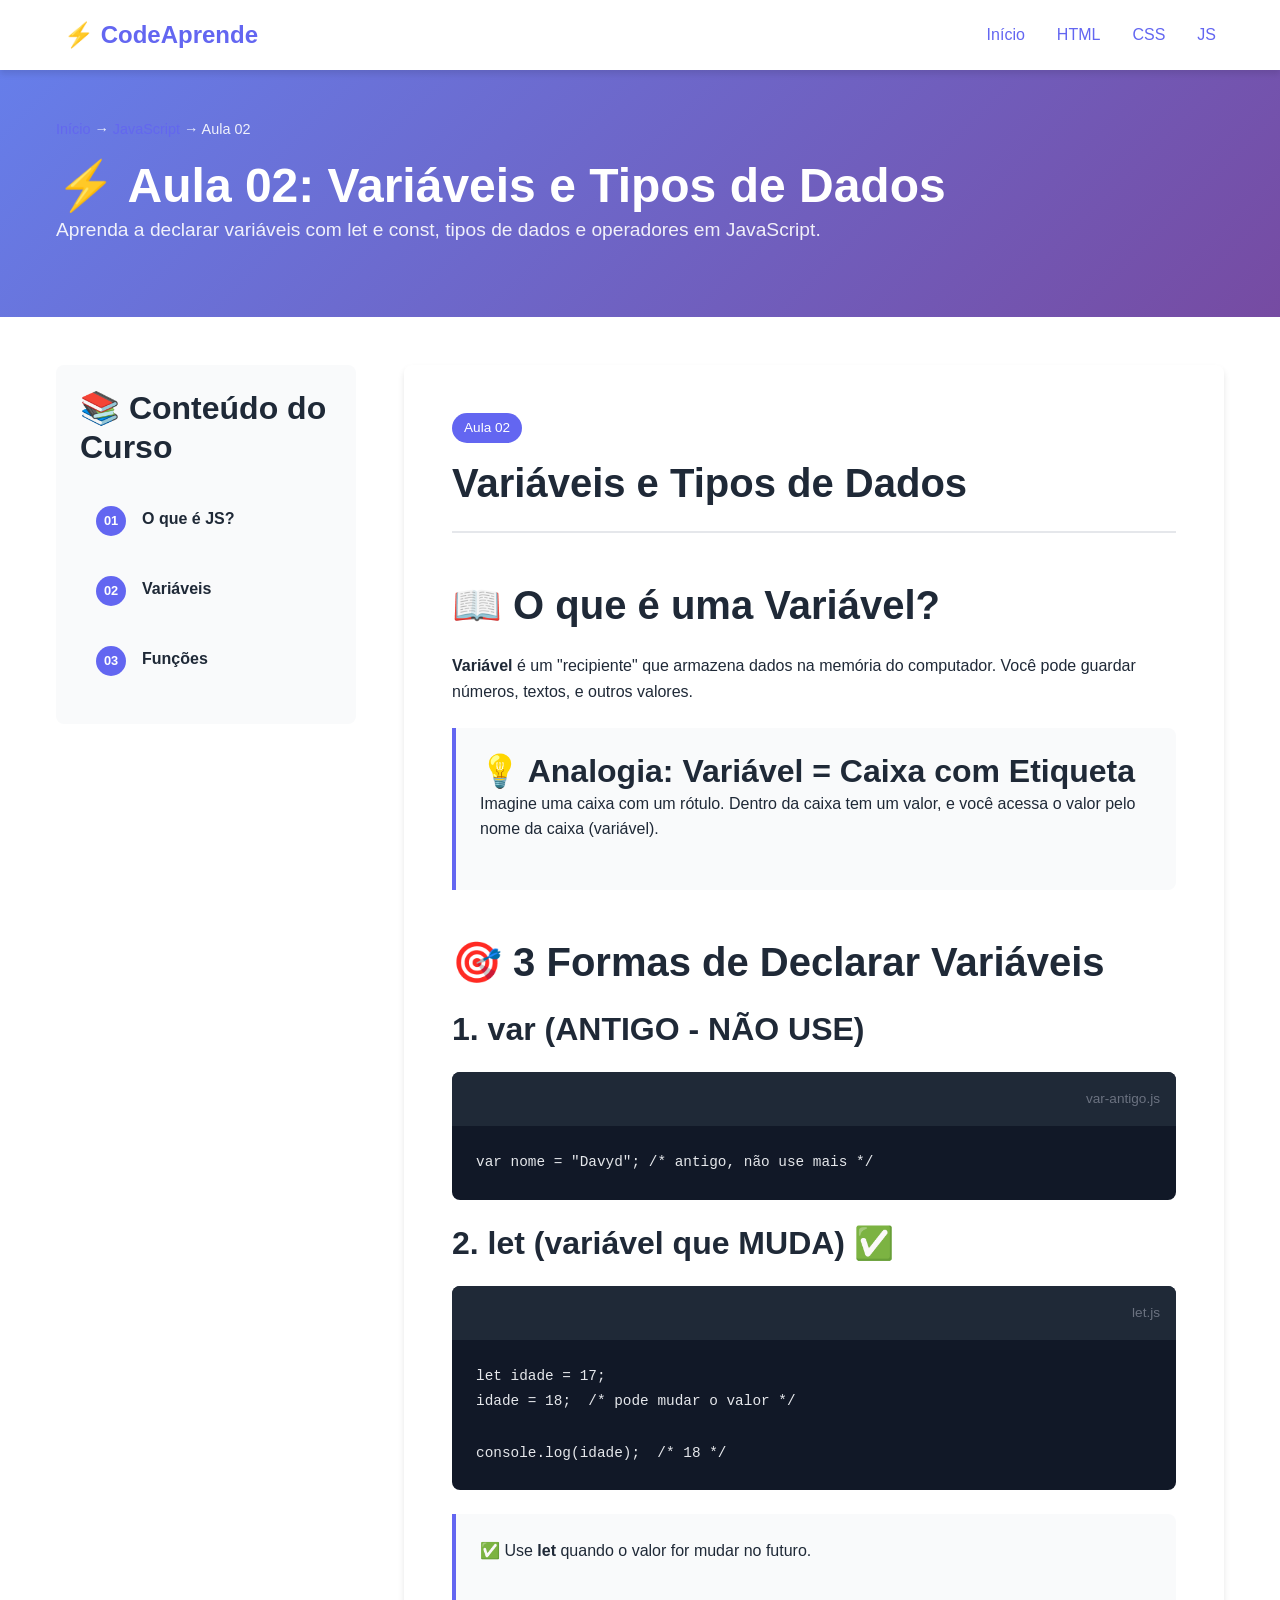
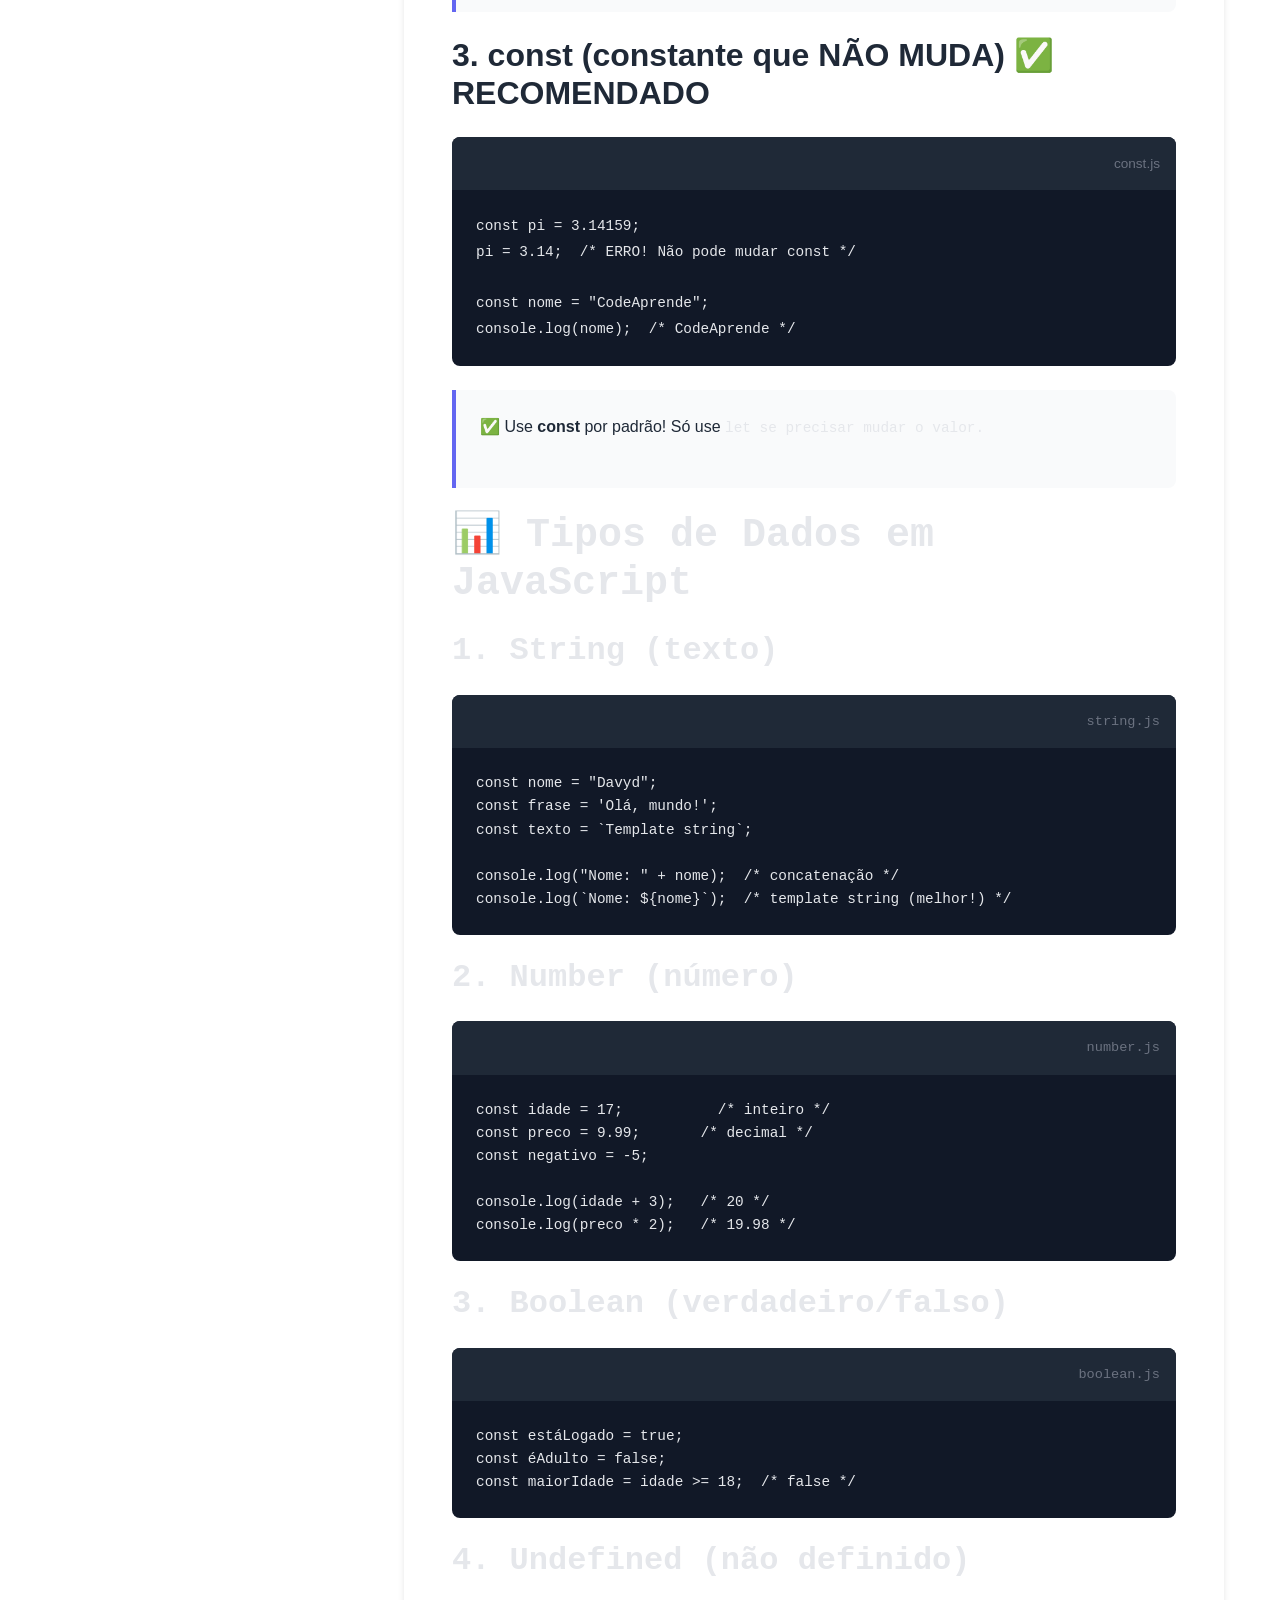
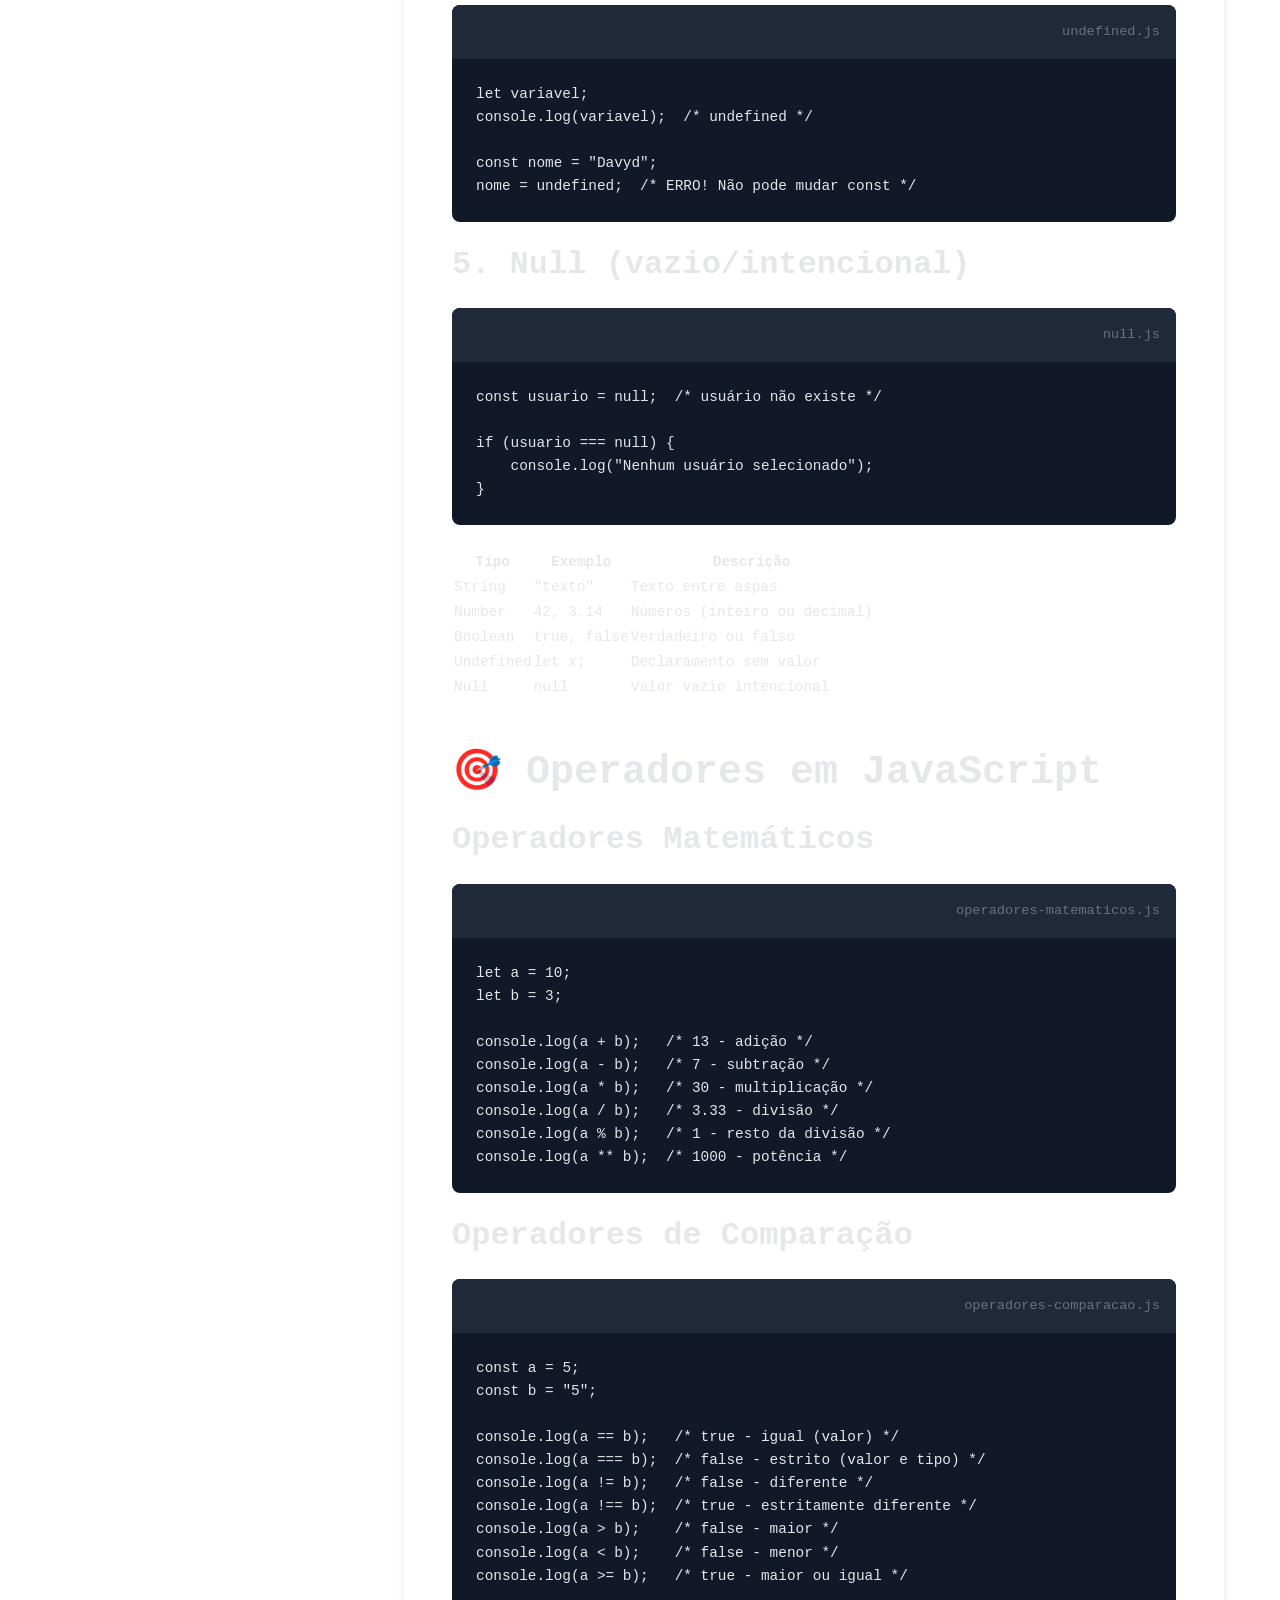
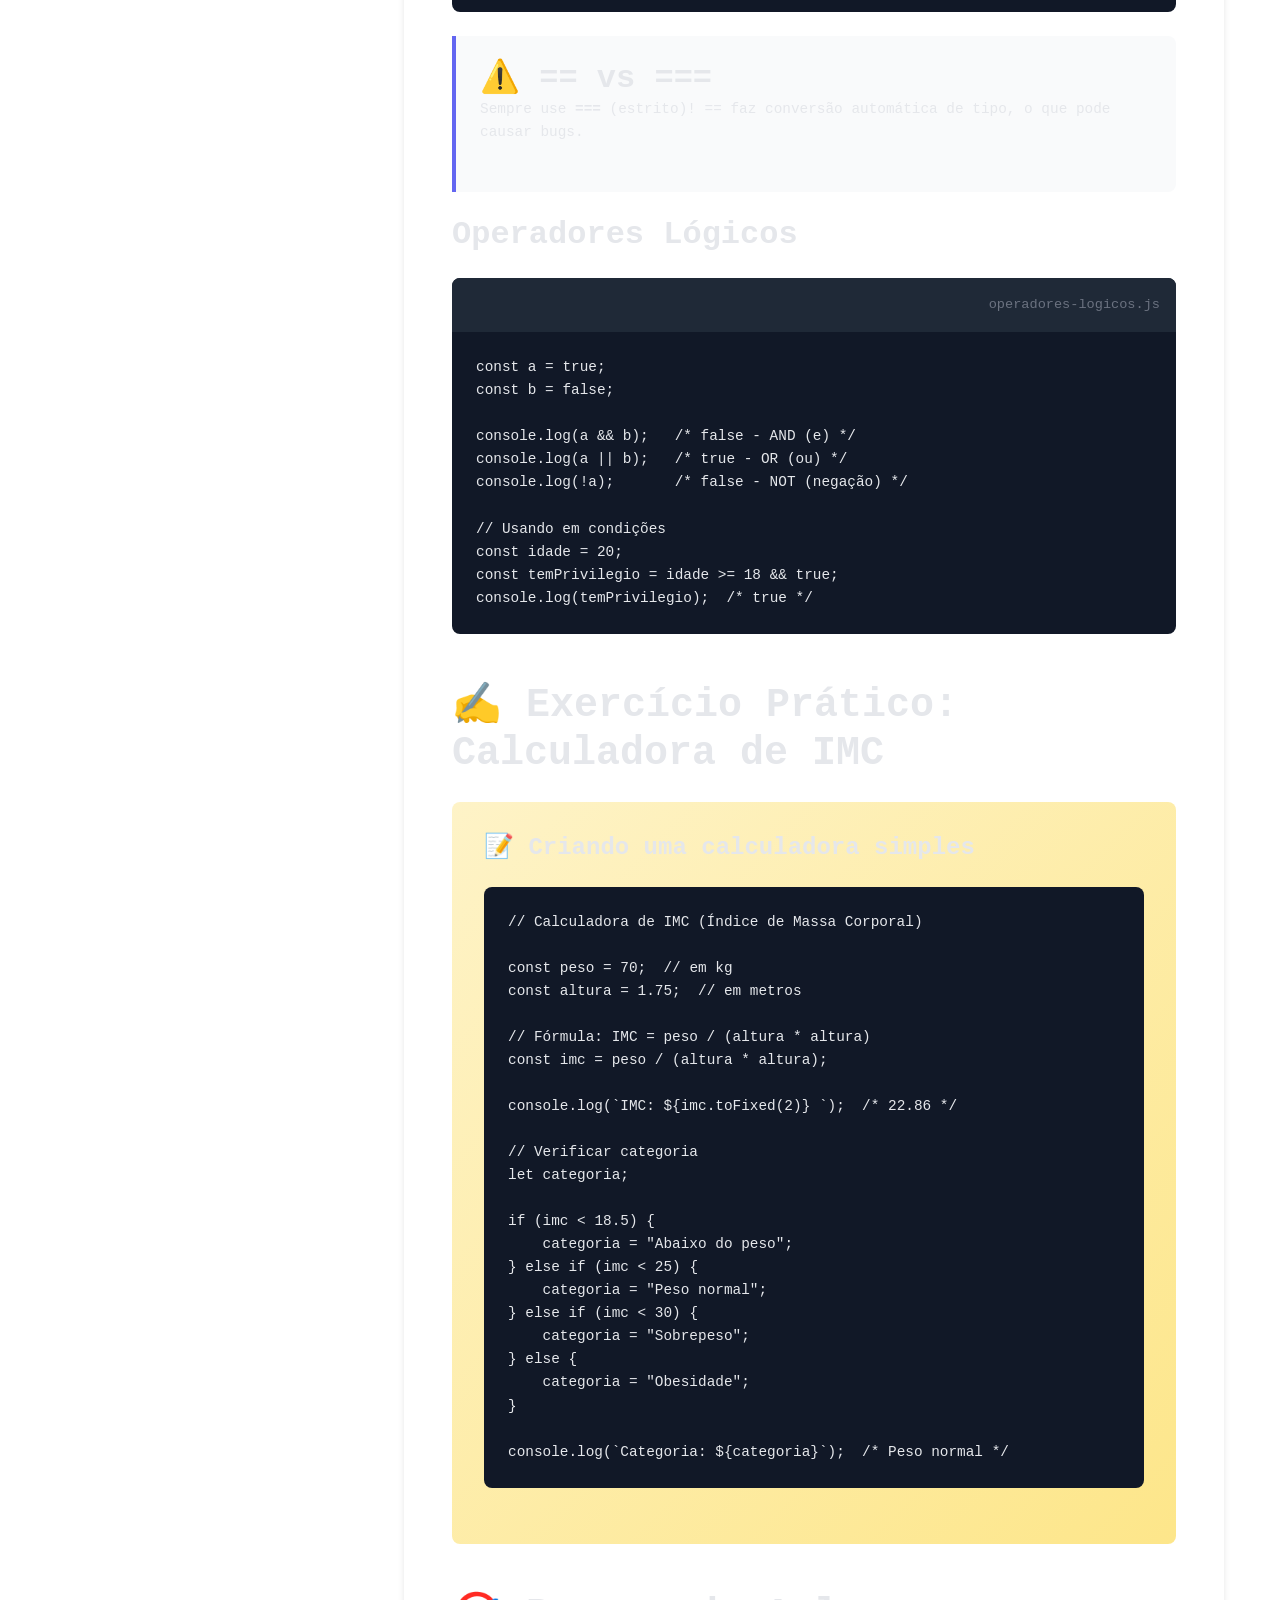
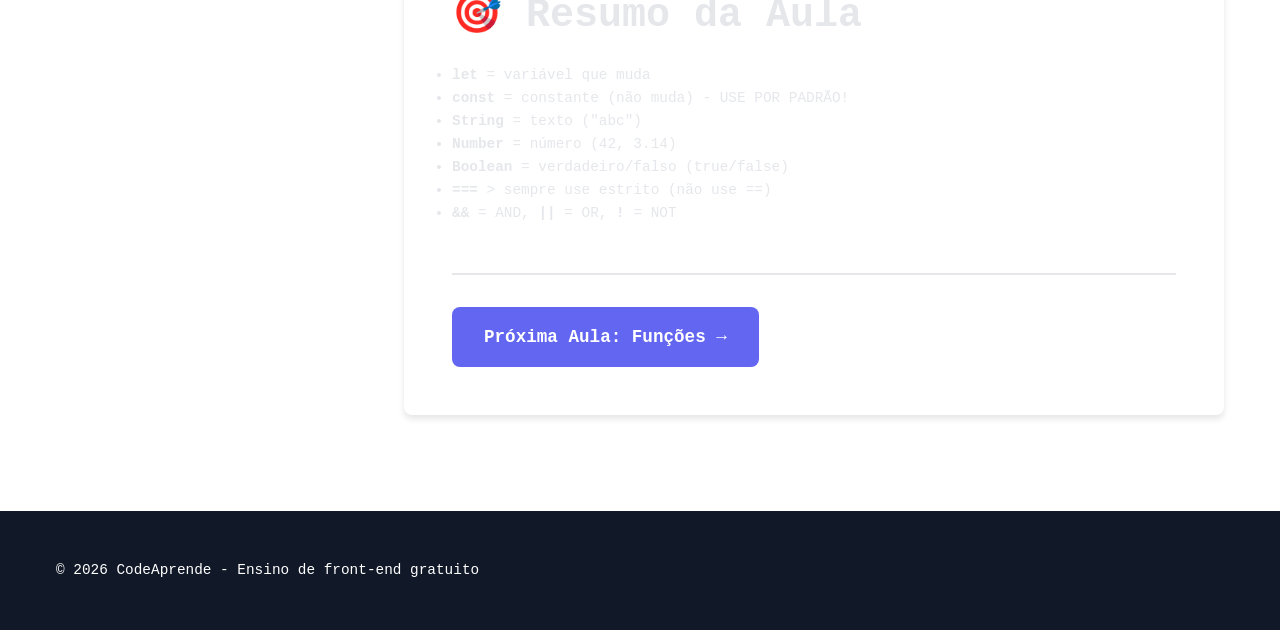
<file: javascript/aula02.html>
<!DOCTYPE html>
<html lang="pt-BR">
<head>
    <meta charset="UTF-8">
    <meta name="viewport" content="width=device-width, initial-scale=1.0">
    <title>Aula 02: Variáveis - CodeAprende</title>
    <link rel="stylesheet" href="../style.css">
</head>
<body>
    <header class="header">
        <nav class="nav container">
            <a href="../index.html" class="nav-logo">⚡ CodeAprende</a>
            <ul class="nav-menu">
                <li><a href="../index.html">Início</a></li>
                <li><a href="../html/index.html">HTML</a></li>
                <li><a href="../css/index.html">CSS</a></li>
                <li><a href="index.html" class="active">JS</a></li>
            </ul>
        </nav>
    </header>

    <main class="course-page">
        <section class="course-header js">
            <div class="container">
                <div class="breadcrumb">
                    <a href="../index.html">Início</a> → 
                    <a href="index.html">JavaScript</a> → 
                    <span>Aula 02</span>
                </div>
                <h1>⚡ Aula 02: Variáveis e Tipos de Dados</h1>
                <p class="course-intro">
                    Aprenda a declarar variáveis com let e const, tipos de dados e operadores em JavaScript.
                </p>
            </div>
        </section>

        <section class="course-content">
            <div class="container">
                <div class="course-layout">
                    
                    <aside class="lessons-sidebar">
                        <h3>📚 Conteúdo do Curso</h3>
                        <ol class="lessons-list">
                            <li class="lesson-item">
                                <a href="aula01.html" class="lesson-link">
                                    <span class="lesson-number">01</span>
                                    <div class="lesson-info">
                                        <span class="lesson-title">O que é JS?</span>
                                    </div>
                                </a>
                            </li>
                            <li class="lesson-item active">
                                <a href="aula02.html" class="lesson-link">
                                    <span class="lesson-number">02</span>
                                    <div class="lesson-info">
                                        <span class="lesson-title">Variáveis</span>
                                    </div>
                                </a>
                            </li>
                            <li class="lesson-item">
                                <a href="aula03.html" class="lesson-link">
                                    <span class="lesson-number">03</span>
                                    <div class="lesson-info">
                                        <span class="lesson-title">Funções</span>
                                    </div>
                                </a>
                            </li>
                        </ol>
                    </aside>

                    <div class="main-content">
                        <article class="lesson-content">
                            <header class="lesson-header">
                                <span class="lesson-badge">Aula 02</span>
                                <h2>Variáveis e Tipos de Dados</h2>
                            </header>

                            <section class="lesson-body">
                                <h2>📖 O que é uma Variável?</h2>
                                <p>
                                    <strong>Variável</strong> é um "recipiente" que armazena dados na memória do computador. 
                                    Você pode guardar números, textos, e outros valores.
                                </p>

                                <div class="info-box">
                                    <h3>💡 Analogia: Variável = Caixa com Etiqueta</h3>
                                    <p>
                                        Imagine uma caixa com um rótulo. Dentro da caixa tem um valor, 
                                        e você acessa o valor pelo nome da caixa (variável).
                                    </p>
                                </div>

                                <h2>🎯 3 Formas de Declarar Variáveis</h2>

                                <h3>1. var (ANTIGO - NÃO USE)</h3>
                                <div class="code-example">
                                    <div class="code-header">
                                        <span class="filename">var-antigo.js</span>
                                    </div>
                                    <pre><code><span class="keyword">var</span> nome = <span class="string">"Davyd"</span>; <span class="comment">/* antigo, não use mais */</span></code></pre>
                                </div>

                                <h3>2. let (variável que MUDA) ✅</h3>
                                <div class="code-example">
                                    <div class="code-header">
                                        <span class="filename">let.js</span>
                                    </div>
                                    <pre><code><span class="keyword">let</span> idade = <span class="number">17</span>;
idade = <span class="number">18</span>;  <span class="comment">/* pode mudar o valor */</span>

console.log(idade);  <span class="comment">/* 18 */</span></code></pre>
                                </div>
                                <div class="info-box">
                                    <p>✅ Use <strong>let</strong> quando o valor for mudar no futuro.</p>
                                </div>

                                <h3>3. const (constante que NÃO MUDA) ✅ RECOMENDADO</h3>
                                <div class="code-example">
                                    <div class="code-header">
                                        <span class="filename">const.js</span>
                                    </div>
                                    <pre><code><span class="keyword">const</span> pi = <span class="number">3.14159</span>;
pi = <span class="number">3.14</span>;  <span class="comment">/* ERRO! Não pode mudar const */</span>

<span class="keyword">const</span> nome = <span class="string">"CodeAprende"</span>;
console.log(nome);  <span class="comment">/* CodeAprende */</span></code></pre>
                                </div>
                                <div class="info-box">
                                    <p>✅ Use <strong>const</strong> por padrão! Só use <code>let</strong> se precisar mudar o valor.</p>
                                </div>

                                <h2>📊 Tipos de Dados em JavaScript</h2>

                                <h3>1. String (texto)</h3>
                                <div class="code-example">
                                    <div class="code-header">
                                        <span class="filename">string.js</span>
                                    </div>
                                    <pre><code><span class="keyword">const</span> nome = <span class="string">"Davyd"</span>;
<span class="keyword">const</span> frase = <span class="string">'Olá, mundo!'</span>;
<span class="keyword">const</span> texto = <span class="string">`Template string`</span>;

console.log(<span class="string">"Nome: "</span> + nome);  <span class="comment">/* concatenação */</span>
console.log(<span class="string">`Nome: ${nome}`</span>);  <span class="comment">/* template string (melhor!) */</span></code></pre>
                                </div>

                                <h3>2. Number (número)</h3>
                                <div class="code-example">
                                    <div class="code-header">
                                        <span class="filename">number.js</span>
                                    </div>
                                    <pre><code><span class="keyword">const</span> idade = <span class="number">17</span>;           <span class="comment">/* inteiro */</span>
<span class="keyword">const</span> preco = <span class="number">9.99</span>;       <span class="comment">/* decimal */</span>
<span class="keyword">const</span> negativo = <span class="number">-5</span>;

console.log(idade + <span class="number">3</span>);   <span class="comment">/* 20 */</span>
console.log(preco * <span class="number">2</span>);   <span class="comment">/* 19.98 */</span></code></pre>
                                </div>

                                <h3>3. Boolean (verdadeiro/falso)</h3>
                                <div class="code-example">
                                    <div class="code-header">
                                        <span class="filename">boolean.js</span>
                                    </div>
                                    <pre><code><span class="keyword">const</span> estáLogado = <span class="keyword">true</span>;
<span class="keyword">const</span> éAdulto = <span class="keyword">false</span>;
<span class="keyword">const</span> maiorIdade = idade >= <span class="number">18</span>;  <span class="comment">/* false */</span></code></pre>
                                </div>

                                <h3>4. Undefined (não definido)</h3>
                                <div class="code-example">
                                    <div class="code-header">
                                        <span class="filename">undefined.js</span>
                                    </div>
                                    <pre><code><span class="keyword">let</span> variavel;
console.log(variavel);  <span class="comment">/* undefined */</span>

<span class="keyword">const</span> nome = <span class="string">"Davyd"</span>;
nome = <span class="keyword">undefined</span>;  <span class="comment">/* ERRO! Não pode mudar const */</span></code></pre>
                                </div>

                                <h3>5. Null (vazio/intencional)</h3>
                                <div class="code-example">
                                    <div class="code-header">
                                        <span class="filename">null.js</span>
                                    </div>
                                    <pre><code><span class="keyword">const</span> usuario = <span class="keyword">null</span>;  <span class="comment">/* usuário não existe */</span>

<span class="keyword">if</span> (usuario === <span class="keyword">null</span>) {
    console.log(<span class="string">"Nenhum usuário selecionado"</span>);
}</code></pre>
                                </div>

                                <table class="explanation-table">
                                    <tr>
                                        <th>Tipo</th>
                                        <th>Exemplo</th>
                                        <th>Descrição</th>
                                    </tr>
                                    <tr>
                                        <td><code>String</code></td>
                                        <td><code>"texto"</code></td>
                                        <td>Texto entre aspas</td>
                                    </tr>
                                    <tr>
                                        <td><code>Number</code></td>
                                        <td><code>42</code>, <code>3.14</code></td>
                                        <td>Números (inteiro ou decimal)</td>
                                    </tr>
                                    <tr>
                                        <td><code>Boolean</code></td>
                                        <td><code>true</code>, <code>false</code></td>
                                        <td>Verdadeiro ou falso</td>
                                    </tr>
                                    <tr>
                                        <td><code>Undefined</code></td>
                                        <td><code>let x;</code></td>
                                        <td>Declaramento sem valor</td>
                                    </tr>
                                    <tr>
                                        <td><code>Null</code></td>
                                        <td><code>null</code></td>
                                        <td>Valor vazio intencional</td>
                                    </tr>
                                </table>

                                <h2>🎯 Operadores em JavaScript</h2>

                                <h3>Operadores Matemáticos</h3>
                                <div class="code-example">
                                    <div class="code-header">
                                        <span class="filename">operadores-matematicos.js</span>
                                    </div>
                                    <pre><code><span class="keyword">let</span> a = <span class="number">10</span>;
<span class="keyword">let</span> b = <span class="number">3</span>;

console.log(a + b);   <span class="comment">/* 13 - adição */</span>
console.log(a - b);   <span class="comment">/* 7 - subtração */</span>
console.log(a * b);   <span class="comment">/* 30 - multiplicação */</span>
console.log(a / b);   <span class="comment">/* 3.33 - divisão */</span>
console.log(a % b);   <span class="comment">/* 1 - resto da divisão */</span>
console.log(a ** b);  <span class="comment">/* 1000 - potência */</span></code></pre>
                                </div>

                                <h3>Operadores de Comparação</h3>
                                <div class="code-example">
                                    <div class="code-header">
                                        <span class="filename">operadores-comparacao.js</span>
                                    </div>
                                    <pre><code><span class="keyword">const</span> a = <span class="number">5</span>;
<span class="keyword">const</span> b = <span class="string">"5"</span>;

console.log(a == b);   <span class="comment">/* true - igual (valor) */</span>
console.log(a === b);  <span class="comment">/* false - estrito (valor e tipo) */</span>
console.log(a != b);   <span class="comment">/* false - diferente */</span>
console.log(a !== b);  <span class="comment">/* true - estritamente diferente */</span>
console.log(a > b);    <span class="comment">/* false - maior */</span>
console.log(a < b);    <span class="comment">/* false - menor */</span>
console.log(a >= b);   <span class="comment">/* true - maior ou igual */</span></code></pre>
                                </div>

                                <div class="info-box">
                                    <h3>⚠️ == vs ===</h3>
                                    <p>
                                        Sempre use <strong>===</strong> (estrito)! <code>==</code> faz conversão automática de tipo, 
                                        o que pode causar bugs.
                                    </p>
                                </div>

                                <h3>Operadores Lógicos</h3>
                                <div class="code-example">
                                    <div class="code-header">
                                        <span class="filename">operadores-logicos.js</span>
                                    </div>
                                    <pre><code><span class="keyword">const</span> a = <span class="keyword">true</span>;
<span class="keyword">const</span> b = <span class="keyword">false</span>;

console.log(a && b);   <span class="comment">/* false - AND (e) */</span>
console.log(a || b);   <span class="comment">/* true - OR (ou) */</span>
console.log(!a);       <span class="comment">/* false - NOT (negação) */</span>

<span class="comment">// Usando em condições</span>
<span class="keyword">const</span> idade = <span class="number">20</span>;
<span class="keyword">const</span> temPrivilegio = idade >= <span class="number">18</span> && <span class="keyword">true</span>;
console.log(temPrivilegio);  <span class="comment">/* true */</span></code></pre>
                                </div>

                                <h2>✍️ Exercício Prático: Calculadora de IMC</h2>
                                <div class="exercise-box">
                                    <h4>📝 Criando uma calculadora simples</h4>
                                    <div class="code-example">
                                        <pre><code><span class="comment">// Calculadora de IMC (Índice de Massa Corporal)</span>

<span class="keyword">const</span> peso = <span class="number">70</span>;  <span class="comment">// em kg</span>
<span class="keyword">const</span> altura = <span class="number">1.75</span>;  <span class="comment">// em metros</span>

<span class="comment">// Fórmula: IMC = peso / (altura * altura)</span>
<span class="keyword">const</span> imc = peso / (altura * altura);

console.log(<span class="string">`IMC: ${imc.toFixed(<span class="number">2</span>)} `</span>);  <span class="comment">/* 22.86 */</span>

<span class="comment">// Verificar categoria</span>
<span class="keyword">let</span> categoria;

<span class="keyword">if</span> (imc < <span class="number">18.5</span>) {
    categoria = <span class="string">"Abaixo do peso"</span>;
} <span class="keyword">else if</span> (imc < <span class="number">25</span>) {
    categoria = <span class="string">"Peso normal"</span>;
} <span class="keyword">else if</span> (imc < <span class="number">30</span>) {
    categoria = <span class="string">"Sobrepeso"</span>;
} <span class="keyword">else</span> {
    categoria = <span class="string">"Obesidade"</span>;
}

console.log(<span class="string">`Categoria: ${categoria}`</span>);  <span class="comment">/* Peso normal */</span></code></pre>
                                    </div>
                                </div>

                                <h2>🎯 Resumo da Aula</h2>
                                <div class="summary-box">
                                    <ul class="summary-list">
                                        <li><strong>let</strong> = variável que muda</li>
                                        <li><strong>const</strong> = constante (não muda) - USE POR PADRÃO!</li>
                                        <li><strong>String</strong> = texto ("abc")</li>
                                        <li><strong>Number</strong> = número (42, 3.14)</li>
                                        <li><strong>Boolean</strong> = verdadeiro/falso (true/false)</li>
                                        <li><strong>===</strong> > sempre use estrito (não use ==)</li>
                                        <li><strong>&&</strong> = AND, <strong>||</strong> = OR, <strong>!</strong> = NOT</li>
                                    </ul>
                                </div>

                                <div class="next-lesson">
                                    <a href="aula03.html" class="btn btn-primary btn-large">
                                        Próxima Aula: Funções →
                                    </a>
                                </div>
                            </section>
                        </article>
                    </div>
                </div>
            </div>
        </section>
    </main>

    <footer class="footer">
        <div class="container">
            <p>© 2026 CodeAprende - Ensino de front-end gratuito</p>
        </div>
    </footer>

    <script src="../script.js"></script>
</body>
</html>
</file>
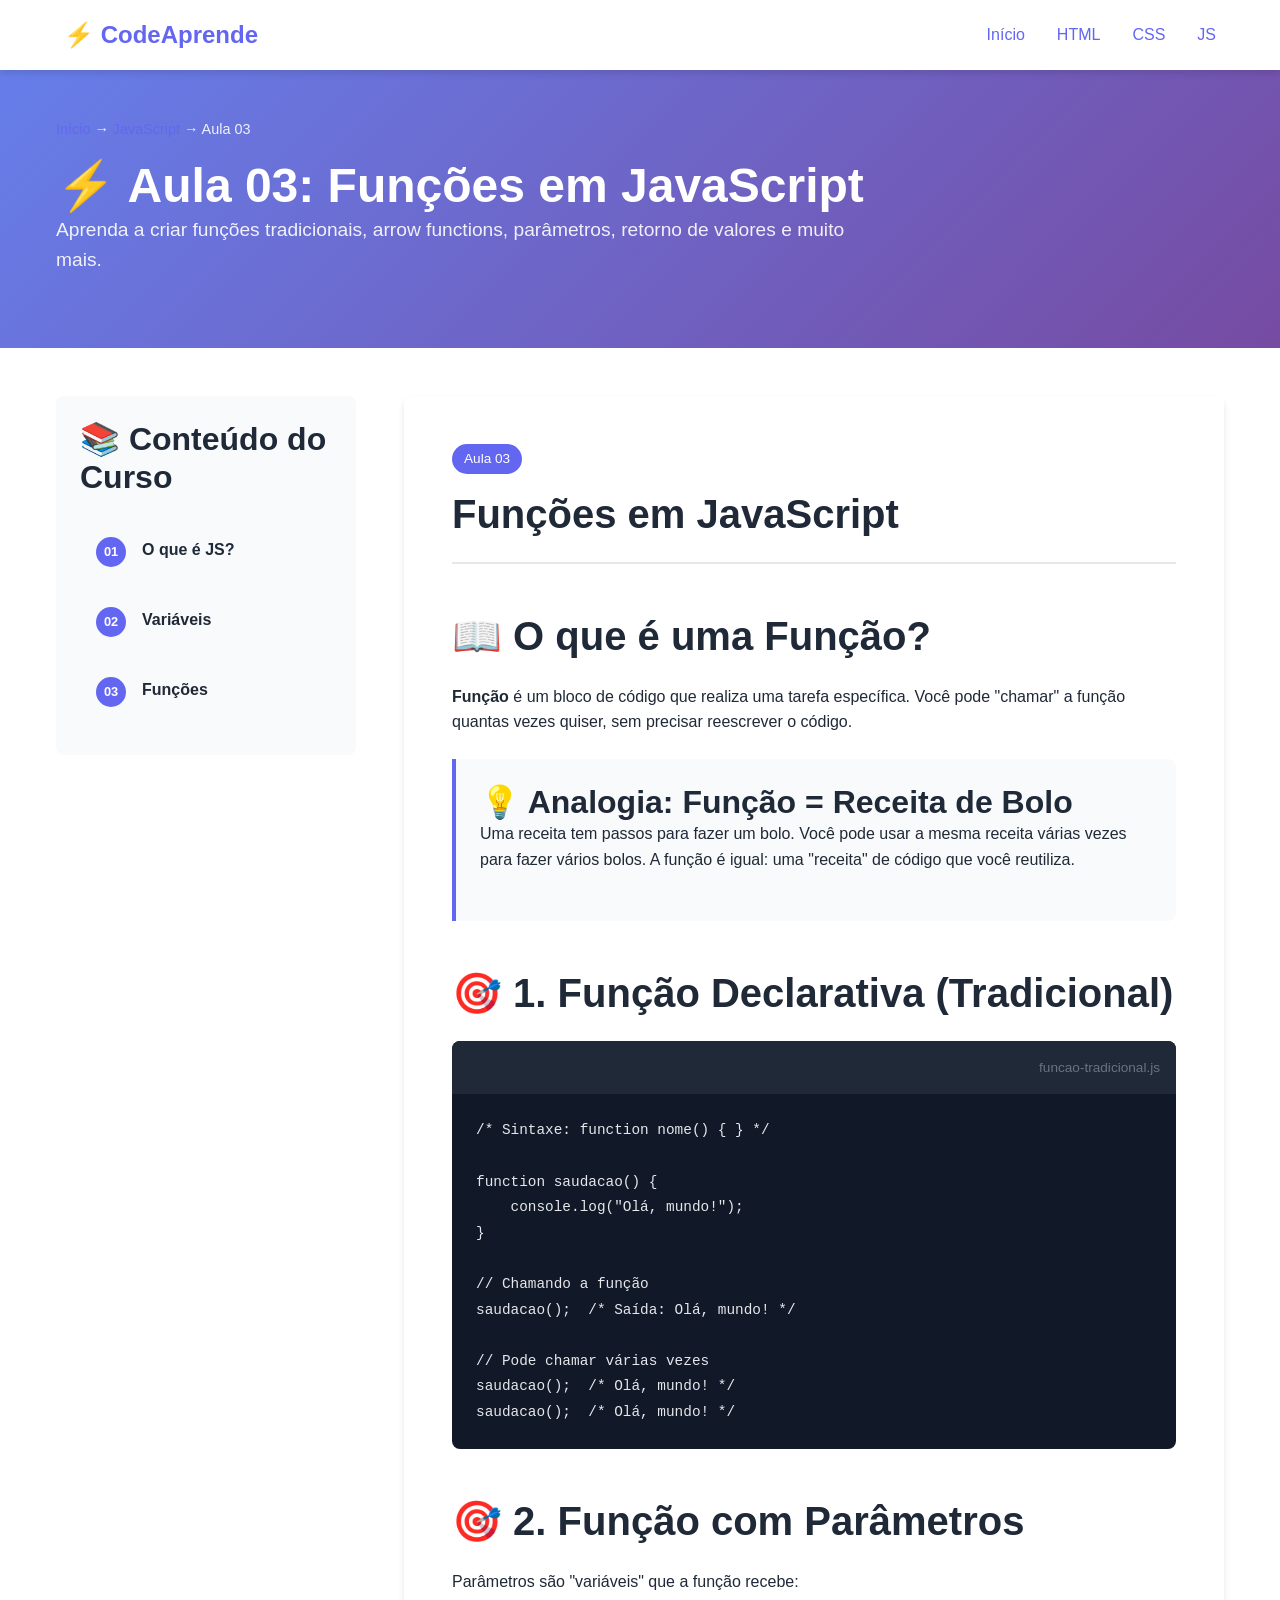
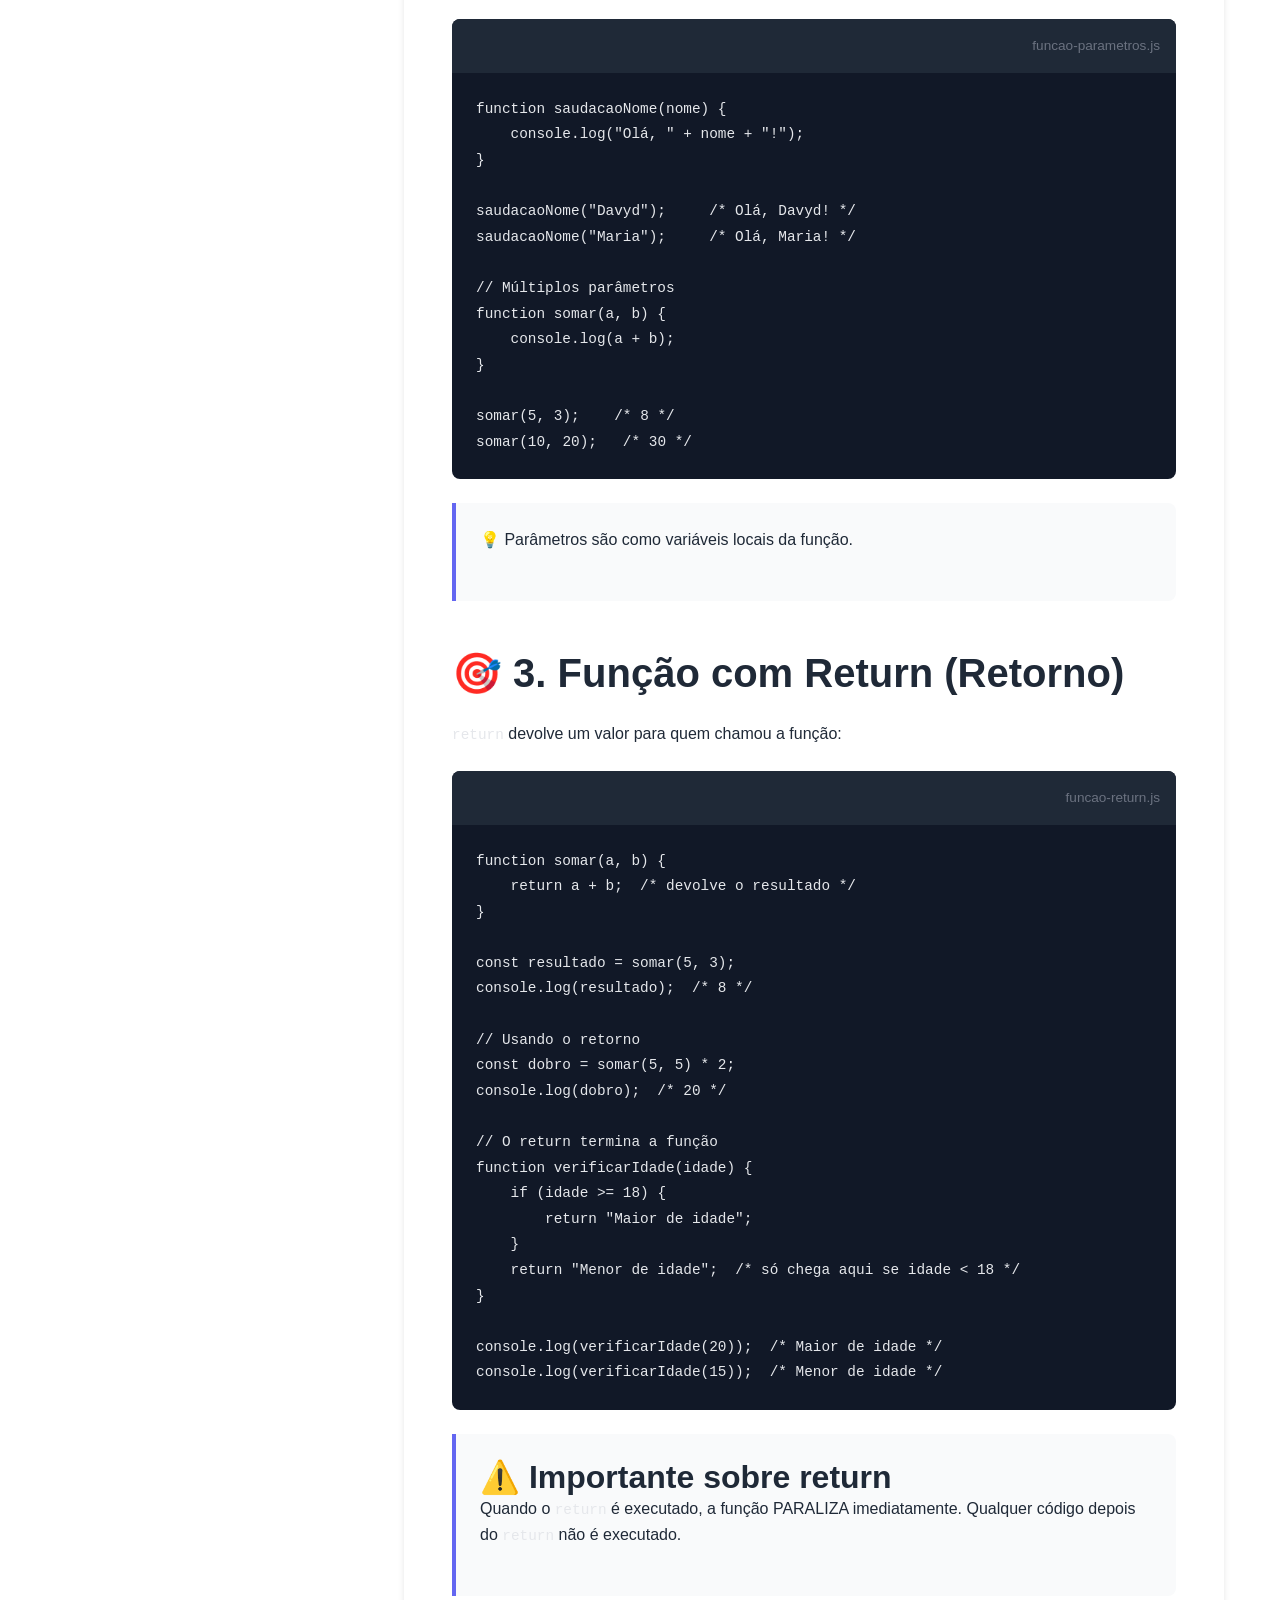
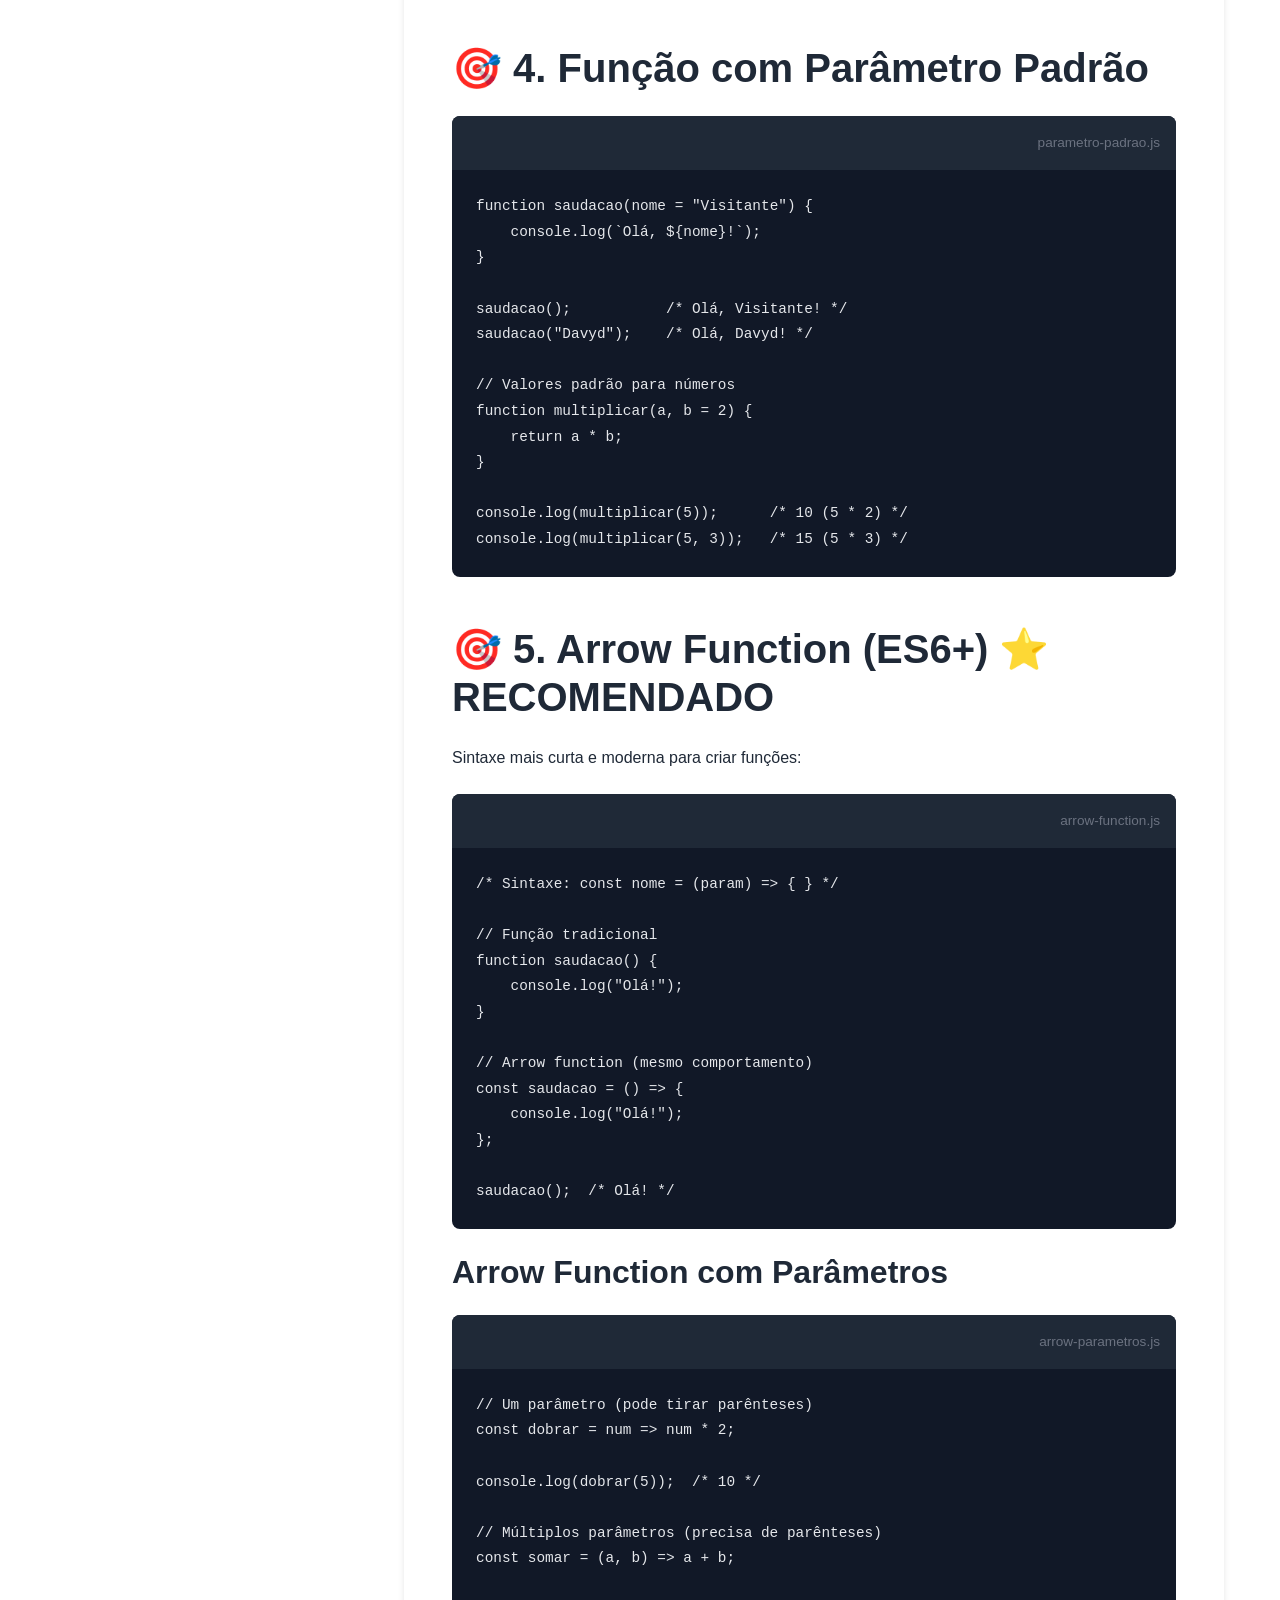
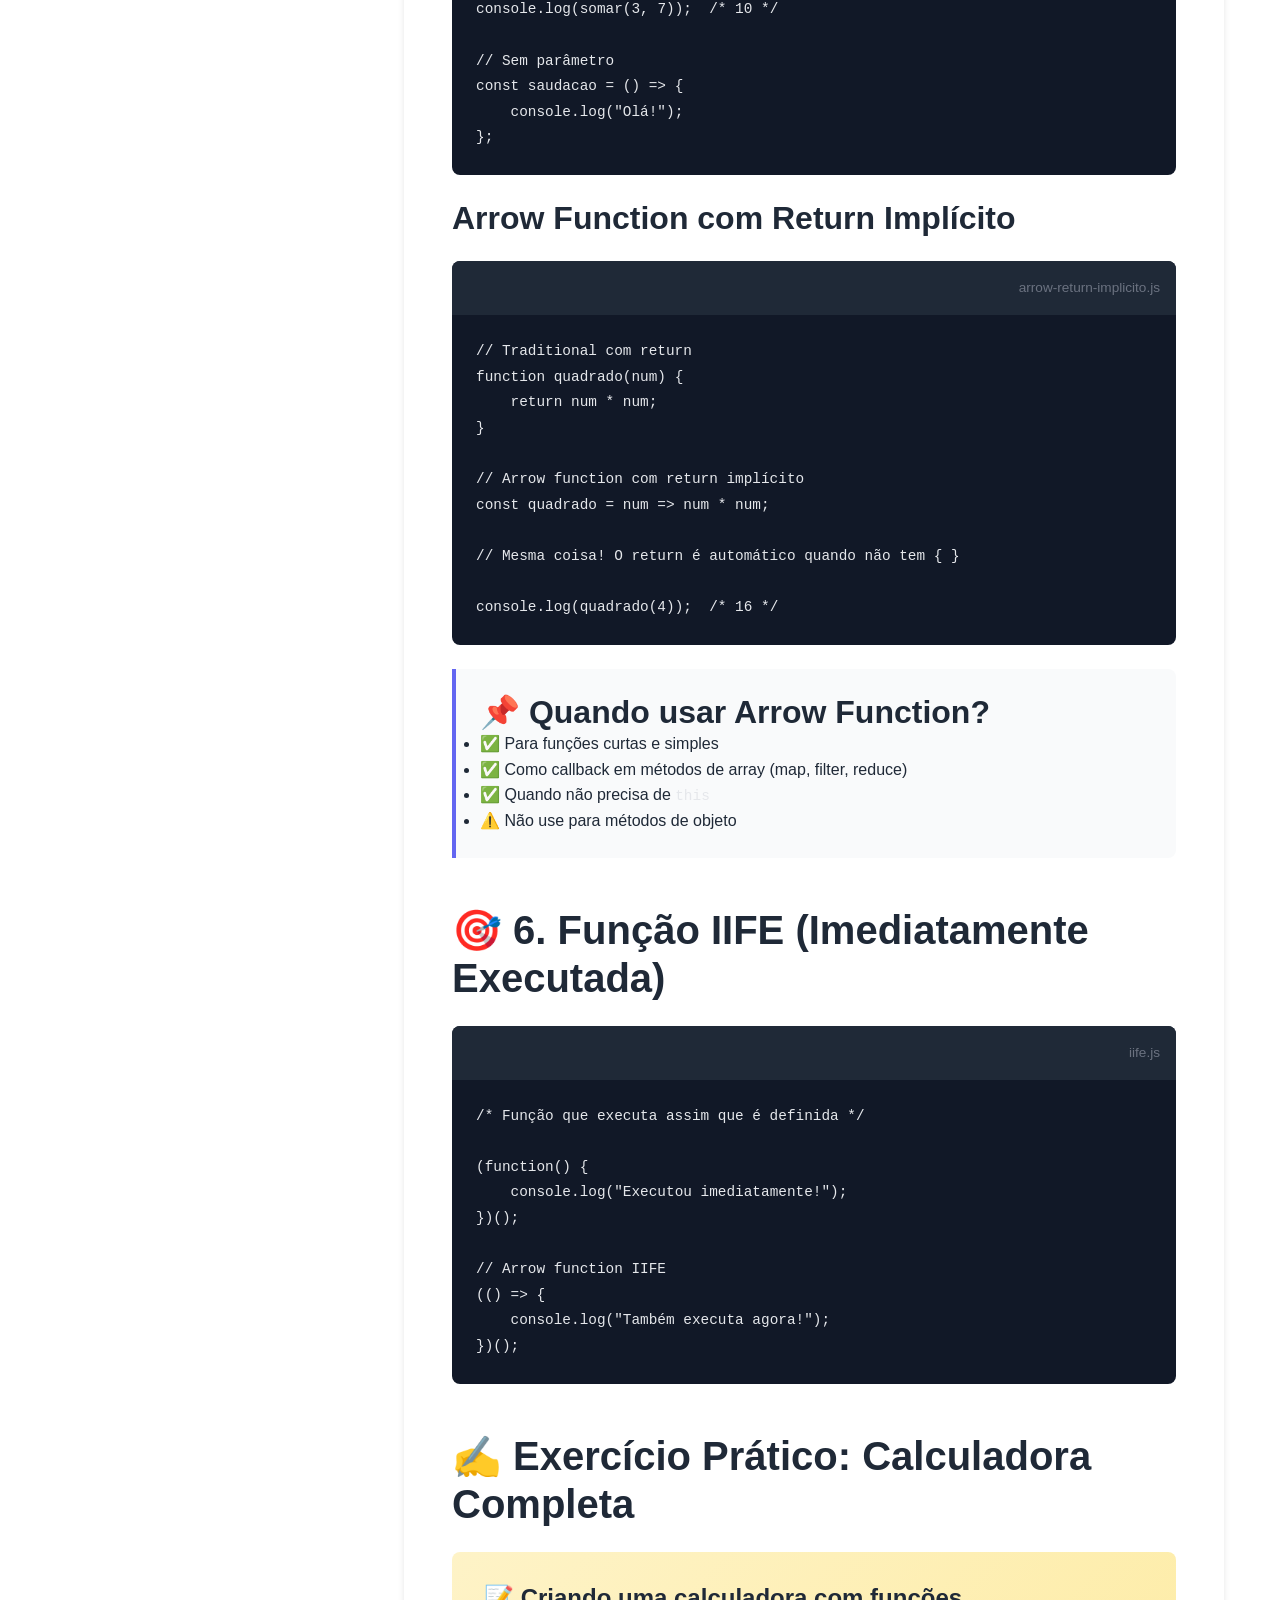
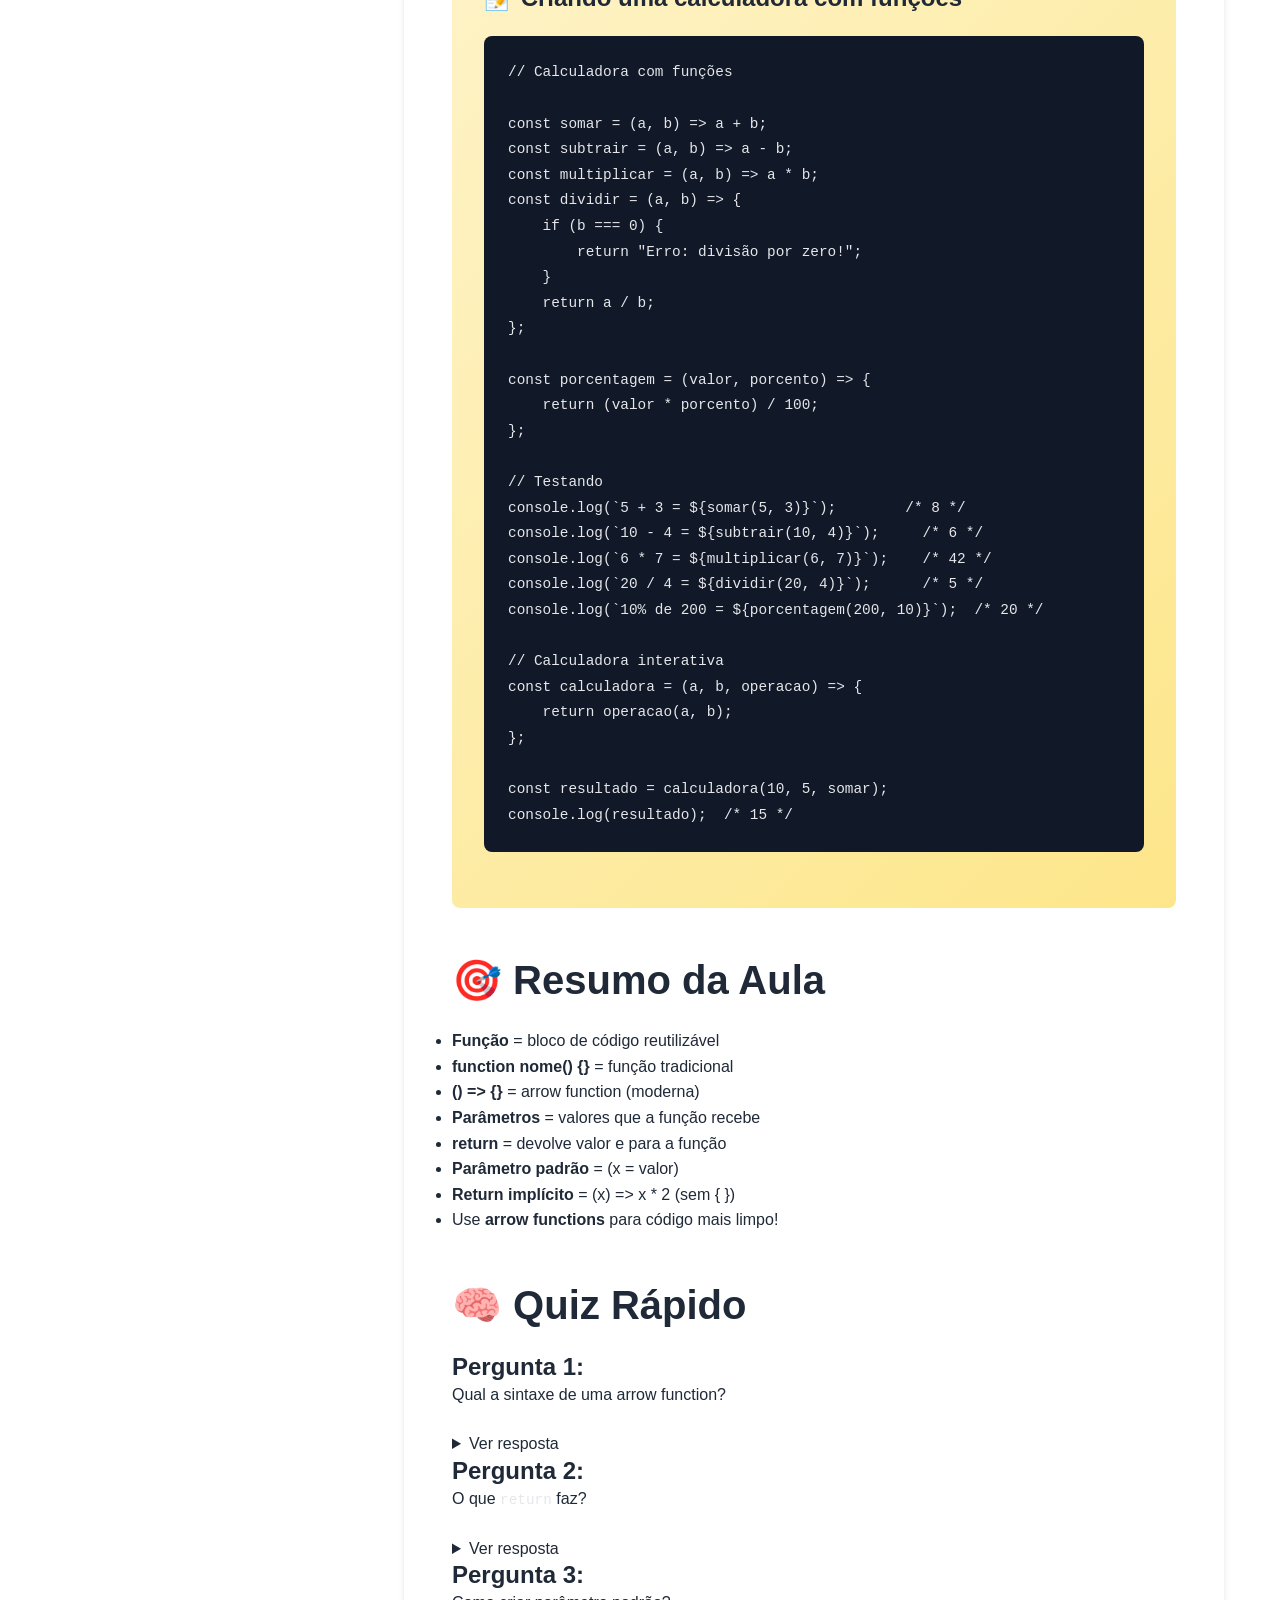
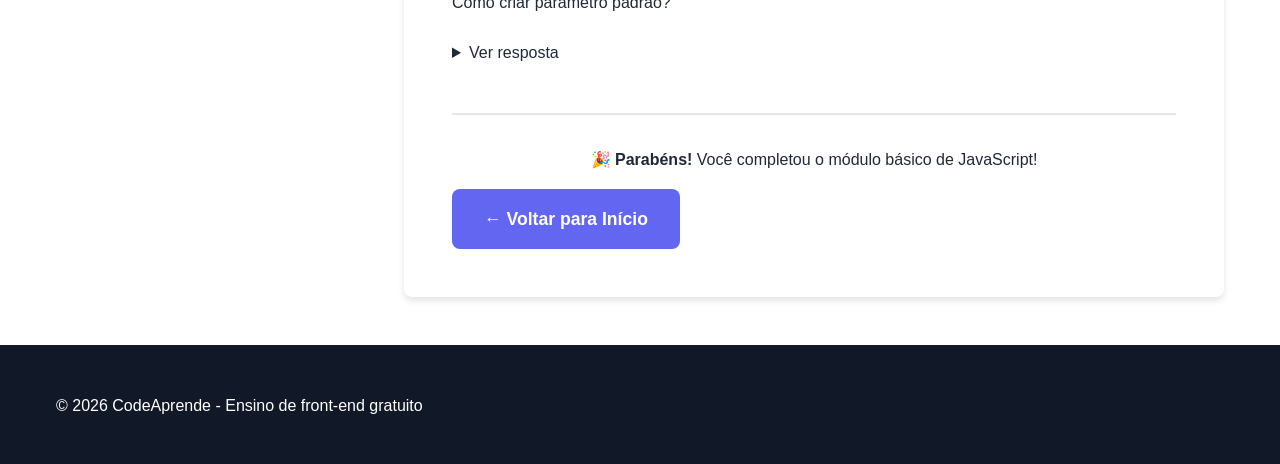
<file: javascript/aula03.html>
<!DOCTYPE html>
<html lang="pt-BR">
<head>
    <meta charset="UTF-8">
    <meta name="viewport" content="width=device-width, initial-scale=1.0">
    <title>Aula 03: Funções - CodeAprende</title>
    <link rel="stylesheet" href="../style.css">
</head>
<body>
    <header class="header">
        <nav class="nav container">
            <a href="../index.html" class="nav-logo">⚡ CodeAprende</a>
            <ul class="nav-menu">
                <li><a href="../index.html">Início</a></li>
                <li><a href="../html/index.html">HTML</a></li>
                <li><a href="../css/index.html">CSS</a></li>
                <li><a href="index.html" class="active">JS</a></li>
            </ul>
        </nav>
    </header>

    <main class="course-page">
        <section class="course-header js">
            <div class="container">
                <div class="breadcrumb">
                    <a href="../index.html">Início</a> → 
                    <a href="index.html">JavaScript</a> → 
                    <span>Aula 03</span>
                </div>
                <h1>⚡ Aula 03: Funções em JavaScript</h1>
                <p class="course-intro">
                    Aprenda a criar funções tradicionais, arrow functions, parâmetros, 
                    retorno de valores e muito mais.
                </p>
            </div>
        </section>

        <section class="course-content">
            <div class="container">
                <div class="course-layout">
                    
                    <aside class="lessons-sidebar">
                        <h3>📚 Conteúdo do Curso</h3>
                        <ol class="lessons-list">
                            <li class="lesson-item">
                                <a href="aula01.html" class="lesson-link">
                                    <span class="lesson-number">01</span>
                                    <div class="lesson-info">
                                        <span class="lesson-title">O que é JS?</span>
                                    </div>
                                </a>
                            </li>
                            <li class="lesson-item">
                                <a href="aula02.html" class="lesson-link">
                                    <span class="lesson-number">02</span>
                                    <div class="lesson-info">
                                        <span class="lesson-title">Variáveis</span>
                                    </div>
                                </a>
                            </li>
                            <li class="lesson-item active">
                                <a href="aula03.html" class="lesson-link">
                                    <span class="lesson-number">03</span>
                                    <div class="lesson-info">
                                        <span class="lesson-title">Funções</span>
                                    </div>
                                </a>
                            </li>
                        </ol>
                    </aside>

                    <div class="main-content">
                        <article class="lesson-content">
                            <header class="lesson-header">
                                <span class="lesson-badge">Aula 03</span>
                                <h2>Funções em JavaScript</h2>
                            </header>

                            <section class="lesson-body">
                                <h2>📖 O que é uma Função?</h2>
                                <p>
                                    <strong>Função</strong> é um bloco de código que realiza uma tarefa específica. 
                                    Você pode "chamar" a função quantas vezes quiser, sem precisar reescrever o código.
                                </p>

                                <div class="info-box">
                                    <h3>💡 Analogia: Função = Receita de Bolo</h3>
                                    <p>
                                        Uma receita tem passos para fazer um bolo. Você pode usar a mesma 
                                        receita várias vezes para fazer vários bolos. A função é igual: 
                                        uma "receita" de código que você reutiliza.
                                    </p>
                                </div>

                                <h2>🎯 1. Função Declarativa (Tradicional)</h2>
                                <div class="code-example">
                                    <div class="code-header">
                                        <span class="filename">funcao-tradicional.js</span>
                                    </div>
                                    <pre><code><span class="comment">/* Sintaxe: function nome() { } */</span>

<span class="keyword">function</span> <span class="function">saudacao</span>() {
    console.log(<span class="string">"Olá, mundo!"</span>);
}

<span class="comment">// Chamando a função</span>
saudacao();  <span class="comment">/* Saída: Olá, mundo! */</span>

<span class="comment">// Pode chamar várias vezes</span>
saudacao();  <span class="comment">/* Olá, mundo! */</span>
saudacao();  <span class="comment">/* Olá, mundo! */</span></code></pre>
                                </div>

                                <h2>🎯 2. Função com Parâmetros</h2>
                                <p>Parâmetros são "variáveis" que a função recebe:</p>

                                <div class="code-example">
                                    <div class="code-header">
                                        <span class="filename">funcao-parametros.js</span>
                                    </div>
                                    <pre><code><span class="keyword">function</span> <span class="function">saudacaoNome</span>(nome) {
    console.log(<span class="string">"Olá, "</span> + nome + <span class="string">"!"</span>);
}

saudacaoNome(<span class="string">"Davyd"</span>);     <span class="comment">/* Olá, Davyd! */</span>
saudacaoNome(<span class="string">"Maria"</span>);     <span class="comment">/* Olá, Maria! */</span>

<span class="comment">// Múltiplos parâmetros</span>
<span class="keyword">function</span> <span class="function">somar</span>(a, b) {
    console.log(a + b);
}

somar(<span class="number">5</span>, <span class="number">3</span>);    <span class="comment">/* 8 */</span>
somar(<span class="number">10</span>, <span class="number">20</span>);   <span class="comment">/* 30 */</span></code></pre>
                                </div>

                                <div class="info-box">
                                    <p>💡 Parâmetros são como variáveis locais da função.</p>
                                </div>

                                <h2>🎯 3. Função com Return (Retorno)</h2>
                                <p><code>return</code> devolve um valor para quem chamou a função:</p>

                                <div class="code-example">
                                    <div class="code-header">
                                        <span class="filename">funcao-return.js</span>
                                    </div>
                                    <pre><code><span class="keyword">function</span> <span class="function">somar</span>(a, b) {
    <span class="keyword">return</span> a + b;  <span class="comment">/* devolve o resultado */</span>
}

<span class="keyword">const</span> resultado = somar(<span class="number">5</span>, <span class="number">3</span>);
console.log(resultado);  <span class="comment">/* 8 */</span>

<span class="comment">// Usando o retorno</span>
<span class="keyword">const</span> dobro = somar(<span class="number">5</span>, <span class="number">5</span>) * <span class="number">2</span>;
console.log(dobro);  <span class="comment">/* 20 */</span>

<span class="comment">// O return termina a função</span>
<span class="keyword">function</span> <span class="function">verificarIdade</span>(idade) {
    <span class="keyword">if</span> (idade >= <span class="number">18</span>) {
        <span class="keyword">return</span> <span class="string">"Maior de idade"</span>;
    }
    <span class="keyword">return</span> <span class="string">"Menor de idade"</span>;  <span class="comment">/* só chega aqui se idade < 18 */</span>
}

console.log(verificarIdade(<span class="number">20</span>));  <span class="comment">/* Maior de idade */</span>
console.log(verificarIdade(<span class="number">15</span>));  <span class="comment">/* Menor de idade */</span></code></pre>
                                </div>

                                <div class="info-box">
                                    <h3>⚠️ Importante sobre return</h3>
                                    <p>
                                        Quando o <code>return</code> é executado, a função PARALIZA imediatamente. 
                                        Qualquer código depois do <code>return</code> não é executado.
                                    </p>
                                </div>

                                <h2>🎯 4. Função com Parâmetro Padrão</h2>
                                <div class="code-example">
                                    <div class="code-header">
                                        <span class="filename">parametro-padrao.js</span>
                                    </div>
                                    <pre><code><span class="keyword">function</span> <span class="function">saudacao</span>(nome = <span class="string">"Visitante"</span>) {
    console.log(<span class="string">`Olá, ${nome}!`</span>);
}

saudacao();           <span class="comment">/* Olá, Visitante! */</span>
saudacao(<span class="string">"Davyd"</span>);    <span class="comment">/* Olá, Davyd! */</span>

<span class="comment">// Valores padrão para números</span>
<span class="keyword">function</span> <span class="function">multiplicar</span>(a, b = <span class="number">2</span>) {
    <span class="keyword">return</span> a * b;
}

console.log(multiplicar(<span class="number">5</span>));      <span class="comment">/* 10 (5 * 2) */</span>
console.log(multiplicar(<span class="number">5</span>, <span class="number">3</span>));   <span class="comment">/* 15 (5 * 3) */</span></code></pre>
                                </div>

                                <h2>🎯 5. Arrow Function (ES6+) ⭐ RECOMENDADO</h2>
                                <p>Sintaxe mais curta e moderna para criar funções:</p>

                                <div class="code-example">
                                    <div class="code-header">
                                        <span class="filename">arrow-function.js</span>
                                    </div>
                                    <pre><code><span class="comment">/* Sintaxe: const nome = (param) => { } */</span>

<span class="comment">// Função tradicional</span>
<span class="keyword">function</span> <span class="function">saudacao</span>() {
    console.log(<span class="string">"Olá!"</span>);
}

<span class="comment">// Arrow function (mesmo comportamento)</span>
<span class="keyword">const</span> saudacao = () => {
    console.log(<span class="string">"Olá!"</span>);
};

saudacao();  <span class="comment">/* Olá! */</span></code></pre>
                                </div>

                                <h3>Arrow Function com Parâmetros</h3>
                                <div class="code-example">
                                    <div class="code-header">
                                        <span class="filename">arrow-parametros.js</span>
                                    </div>
                                    <pre><code><span class="comment">// Um parâmetro (pode tirar parênteses)</span>
<span class="keyword">const</span> dobrar = num => num * <span class="number">2</span>;

console.log(dobrar(<span class="number">5</span>));  <span class="comment">/* 10 */</span>

<span class="comment">// Múltiplos parâmetros (precisa de parênteses)</span>
<span class="keyword">const</span> somar = (a, b) => a + b;

console.log(somar(<span class="number">3</span>, <span class="number">7</span>));  <span class="comment">/* 10 */</span>

<span class="comment">// Sem parâmetro</span>
<span class="keyword">const</span> saudacao = () => {
    console.log(<span class="string">"Olá!"</span>);
};</code></pre>
                                </div>

                                <h3>Arrow Function com Return Implícito</h3>
                                <div class="code-example">
                                    <div class="code-header">
                                        <span class="filename">arrow-return-implicito.js</span>
                                    </div>
                                    <pre><code><span class="comment">// Traditional com return</span>
<span class="keyword">function</span> <span class="function">quadrado</span>(num) {
    <span class="keyword">return</span> num * num;
}

<span class="comment">// Arrow function com return implícito</span>
<span class="keyword">const</span> quadrado = num => num * num;

<span class="comment">// Mesma coisa! O return é automático quando não tem { }</span>

console.log(quadrado(<span class="number">4</span>));  <span class="comment">/* 16 */</span></code></pre>
                                </div>

                                <div class="info-box">
                                    <h3>📌 Quando usar Arrow Function?</h3>
                                    <ul>
                                        <li>✅ Para funções curtas e simples</li>
                                        <li>✅ Como callback em métodos de array (map, filter, reduce)</li>
                                        <li>✅ Quando não precisa de <code>this</code></li>
                                        <li>⚠️ Não use para métodos de objeto</li>
                                    </ul>
                                </div>

                                <h2>🎯 6. Função IIFE (Imediatamente Executada)</h2>
                                <div class="code-example">
                                    <div class="code-header">
                                        <span class="filename">iife.js</span>
                                    </div>
                                    <pre><code><span class="comment">/* Função que executa assim que é definida */</span>

(<span class="keyword">function</span>() {
    console.log(<span class="string">"Executou imediatamente!"</span>);
})();

<span class="comment">// Arrow function IIFE</span>
(() => {
    console.log(<span class="string">"Também executa agora!"</span>);
})();</code></pre>
                                </div>

                                <h2>✍️ Exercício Prático: Calculadora Completa</h2>
                                <div class="exercise-box">
                                    <h4>📝 Criando uma calculadora com funções</h4>
                                    <div class="code-example">
                                        <pre><code><span class="comment">// Calculadora com funções</span>

<span class="keyword">const</span> <span class="function">somar</span> = (a, b) => a + b;
<span class="keyword">const</span> <span class="function">subtrair</span> = (a, b) => a - b;
<span class="keyword">const</span> <span class="function">multiplicar</span> = (a, b) => a * b;
<span class="keyword">const</span> <span class="function">dividir</span> = (a, b) => {
    <span class="keyword">if</span> (b === <span class="number">0</span>) {
        <span class="keyword">return</span> <span class="string">"Erro: divisão por zero!"</span>;
    }
    <span class="keyword">return</span> a / b;
};

<span class="keyword">const</span> <span class="function">porcentagem</span> = (valor, porcento) => {
    <span class="keyword">return</span> (valor * porcento) / <span class="number">100</span>;
};

<span class="comment">// Testando</span>
console.log(<span class="string">`5 + 3 = ${somar(<span class="number">5</span>, <span class="number">3</span>)}`</span>);        <span class="comment">/* 8 */</span>
console.log(<span class="string">`10 - 4 = ${subtrair(<span class="number">10</span>, <span class="number">4</span>)}`</span>);     <span class="comment">/* 6 */</span>
console.log(<span class="string">`6 * 7 = ${multiplicar(<span class="number">6</span>, <span class="number">7</span>)}`</span>);    <span class="comment">/* 42 */</span>
console.log(<span class="string">`20 / 4 = ${dividir(<span class="number">20</span>, <span class="number">4</span>)}`</span>);      <span class="comment">/* 5 */</span>
console.log(<span class="string">`10% de 200 = ${porcentagem(<span class="number">200</span>, <span class="number">10</span>)}`</span>);  <span class="comment">/* 20 */</span>

<span class="comment">// Calculadora interativa</span>
<span class="keyword">const</span> <span class="function">calculadora</span> = (a, b, operacao) => {
    <span class="keyword">return</span> operacao(a, b);
};

<span class="keyword">const</span> resultado = calculadora(<span class="number">10</span>, <span class="number">5</span>, somar);
console.log(resultado);  <span class="comment">/* 15 */</span></code></pre>
                                    </div>
                                </div>

                                <h2>🎯 Resumo da Aula</h2>
                                <div class="summary-box">
                                    <ul class="summary-list">
                                        <li><strong>Função</strong> = bloco de código reutilizável</li>
                                        <li><strong>function nome() {}</strong> = função tradicional</li>
                                        <li><strong>() => {}</strong> = arrow function (moderna)</li>
                                        <li><strong>Parâmetros</strong> = valores que a função recebe</li>
                                        <li><strong>return</strong> = devolve valor e para a função</li>
                                        <li><strong>Parâmetro padrão</strong> = (x = valor)</li>
                                        <li><strong>Return implícito</strong> = (x) => x * 2 (sem { })</li>
                                        <li>Use <strong>arrow functions</strong> para código mais limpo!</li>
                                    </ul>
                                </div>

                                <h2>🧠 Quiz Rápido</h2>
                                <div class="quiz-box">
                                    <h4>Pergunta 1:</h4>
                                    <p>Qual a sintaxe de uma arrow function?</p>
                                    <details>
                                        <summary>Ver resposta</summary>
                                        <p><strong>Resposta:</strong> <code>const nome = (param) => { }</code></p>
                                    </details>
                                    
                                    <h4>Pergunta 2:</h4>
                                    <p>O que <code>return</code> faz?</p>
                                    <details>
                                        <summary>Ver resposta</summary>
                                        <p><strong>Resposta:</strong> Devolve um valor e PARALIZA a função imediatamente</p>
                                    </details>

                                    <h4>Pergunta 3:</h4>
                                    <p>Como criar parâmetro padrão?</p>
                                    <details>
                                        <summary>Ver resposta</summary>
                                        <p><strong>Resposta:</strong> <code>function nome(param = valorPadrao) {}</code></p>
                                    </details>
                                </div>

                                <div class="next-lesson project">
                                    <p style="text-align: center; margin-bottom: 1rem;">
                                        🎉 <strong>Parabéns!</strong> Você completou o módulo básico de JavaScript!
                                    </p>
                                    <a href="../index.html" class="btn btn-primary btn-large">
                                        ← Voltar para Início
                                    </a>
                                </div>
                            </section>
                        </article>
                    </div>
                </div>
            </div>
        </section>
    </main>

    <footer class="footer">
        <div class="container">
            <p>© 2026 CodeAprende - Ensino de front-end gratuito</p>
        </div>
    </footer>

    <script src="../script.js"></script>
</body>
</html>
</file>
<file: style.css>
/* ========================================
   CODEAPRENDE - SITE DE ENSINO DE FRONT-END
   ======================================== */

:root {
    /* Cores */
    --primary: #6366f1;
    --primary-dark: #4f46e5;
    --primary-light: #818cf8;
    --secondary: #0ea5e9;
    --success: #10b981;
    --warning: #f59e0b;
    --danger: #ef4444;
    
    /* Cores dos cursos */
    --html-color: #e34c26;
    --css-color: #264de4;
    --js-color: #f0db4f;
    
    /* Neutros */
    --text: #1f2937;
    --text-light: #6b7280;
    --bg: #ffffff;
    --bg-alt: #f9fafb;
    --bg-dark: #111827;
    --border: #e5e7eb;
    
    /* Espaçamento */
    --space-xs: 0.5rem;
    --space-sm: 1rem;
    --space-md: 1.5rem;
    --space-lg: 2rem;
    --space-xl: 3rem;
    --space-2xl: 4rem;
    
    /* Tipografia */
    --font-main: 'Inter', sans-serif;
    --font-code: 'Fira Code', monospace;
    
    /* Outros */
    --radius: 8px;
    --shadow: 0 4px 6px rgba(0, 0, 0, 0.1);
    --shadow-lg: 0 10px 25px rgba(0, 0, 0, 0.15);
    --transition: all 0.3s ease;
}

/* RESET */
* {
    margin: 0;
    padding: 0;
    box-sizing: border-box;
}

html {
    scroll-behavior: smooth;
    font-size: 16px;
}

body {
    font-family: var(--font-main);
    color: var(--text);
    background: var(--bg);
    line-height: 1.6;
}

.container {
    max-width: 1200px;
    margin: 0 auto;
    padding: 0 var(--space-sm);
}

/* TIPOGRAFIA */
h1, h2, h3, h4 {
    line-height: 1.2;
    font-weight: 700;
}

h1 { font-size: 3rem; }
h2 { font-size: 2.5rem; }
h3 { font-size: 2rem; }
h4 { font-size: 1.5rem; }

p {
    margin-bottom: var(--space-md);
}

a {
    color: var(--primary);
    text-decoration: none;
    transition: var(--transition);
}

a:hover {
    color: var(--primary-dark);
}

/* BOTÕES */
.btn {
    display: inline-block;
    padding: 0.75rem 1.5rem;
    border-radius: var(--radius);
    font-weight: 600;
    text-decoration: none;
    cursor: pointer;
    border: none;
    transition: var(--transition);
    font-size: 1rem;
    text-align: center;
}

.btn-primary {
    background: var(--primary);
    color: white;
}

.btn-primary:hover {
    background: var(--primary-dark);
    transform: translateY(-2px);
}

.btn-secondary {
    background: transparent;
    color: var(--primary);
    border: 2px solid var(--primary);
}

.btn-secondary:hover {
    background: var(--primary);
    color: white;
}

.btn-large {
    padding: 1rem 2rem;
    font-size: 1.1rem;
}

.btn-block {
    width: 100%;
}

/* HEADER */
.header {
    position: fixed;
    top: 0;
    left: 0;
    width: 100%;
    background: var(--bg);
    box-shadow: var(--shadow);
    z-index: 1000;
}

.nav {
    display: flex;
    justify-content: space-between;
    align-items: center;
    padding: var(--space-sm) var(--space-md);
}

.nav-logo {
    font-size: 1.5rem;
    font-weight: 800;
    color: var(--primary);
    display: flex;
    align-items: center;
    gap: var(--space-xs);
}

.logo-icon {
    font-size: 1.8rem;
}

.nav-menu {
    display: flex;
    list-style: none;
    gap: var(--space-lg);
    align-items: center;
}

.nav-link {
    color: var(--text);
    font-weight: 500;
    position: relative;
}

.nav-link:hover,
.nav-link.active {
    color: var(--primary);
}

.nav-toggle {
    display: none;
    background: none;
    border: none;
    cursor: pointer;
    padding: 0.5rem;
}

.hamburger {
    display: block;
    width: 25px;
    height: 3px;
    background: var(--text);
    position: relative;
}

.hamburger::before,
.hamburger::after {
    content: '';
    position: absolute;
    width: 25px;
    height: 3px;
    background: var(--text);
}

.hamburger::before { top: -8px; }
.hamburger::after { top: 8px; }

/* HERO */
.hero {
    padding: 150px 0 100px;
    background: linear-gradient(135deg, #667eea 0%, #764ba2 100%);
    color: white;
}

.hero-content {
    display: grid;
    grid-template-columns: 1fr 1fr;
    gap: var(--space-xl);
    align-items: center;
}

.hero-badge {
    display: inline-block;
    background: rgba(255, 255, 255, 0.2);
    padding: 0.5rem 1rem;
    border-radius: 20px;
    font-size: 0.9rem;
    margin-bottom: var(--space-md);
}

.hero h1 {
    font-size: 3.5rem;
    margin-bottom: var(--space-md);
    line-height: 1.1;
}

.highlight {
    color: #fbbf24;
}

.hero-subtitle {
    font-size: 1.2rem;
    opacity: 0.9;
    margin-bottom: var(--space-lg);
}

.hero-stats {
    display: flex;
    gap: var(--space-lg);
    margin-bottom: var(--space-lg);
}

.stat {
    text-align: center;
}

.stat-number {
    display: block;
    font-size: 2rem;
    font-weight: 800;
}

.stat-label {
    font-size: 0.9rem;
    opacity: 0.9;
}

.hero-buttons {
    display: flex;
    gap: var(--space-md);
    flex-wrap: wrap;
}

/* CODE PREVIEW */
.code-preview {
    background: var(--bg-dark);
    border-radius: var(--radius);
    overflow: hidden;
    box-shadow: var(--shadow-lg);
}

.code-header {
    background: #1f2937;
    padding: var(--space-sm);
    display: flex;
    gap: var(--space-xs);
}

.dot {
    width: 12px;
    height: 12px;
    border-radius: 50%;
}

.dot.red { background: #ef4444; }
.dot.yellow { background: #f59e0b; }
.dot.green { background: #10b981; }

.filename {
    color: var(--text-light);
    font-size: 0.85rem;
    margin-left: auto;
}

.code-content {
    padding: var(--space-md);
    margin: 0;
    font-family: var(--font-code);
    font-size: 0.9rem;
    overflow-x: auto;
    color: #e5e7eb;
}

/* COURSES SECTION */
.courses {
    padding: var(--space-2xl) 0;
    background: var(--bg-alt);
}

.section-header {
    text-align: center;
    margin-bottom: var(--space-xl);
}

.section-title {
    font-size: 2.5rem;
    text-align: center;
    margin-bottom: var(--space-md);
    position: relative;
}

.section-title::after {
    content: '';
    display: block;
    width: 60px;
    height: 4px;
    background: var(--primary);
    margin: var(--space-sm) auto;
    border-radius: 2px;
}

.section-subtitle {
    font-size: 1.1rem;
    color: var(--text-light);
}

.courses-grid {
    display: grid;
    grid-template-columns: repeat(auto-fit, minmax(350px, 1fr));
    gap: var(--space-lg);
}

.course-card {
    background: var(--bg);
    border-radius: var(--radius);
    padding: var(--space-lg);
    box-shadow: var(--shadow);
    transition: var(--transition);
    position: relative;
    border-top: 4px solid var(--primary);
}

.course-card:hover {
    transform: translateY(-10px);
    box-shadow: var(--shadow-lg);
}

.course-card.html { border-color: var(--html-color); }
.course-card.css { border-color: var(--css-color); }
.course-card.js { border-color: var(--js-color); }

.course-badge {
    position: absolute;
    top: var(--space-md);
    right: var(--space-md);
    background: var(--primary);
    color: white;
    padding: 0.25rem 0.75rem;
    border-radius: 20px;
    font-size: 0.8rem;
    font-weight: 600;
}

.course-icon {
    font-size: 3rem;
    margin-bottom: var(--space-md);
}

.course-title {
    font-size: 1.5rem;
    margin-bottom: var(--space-sm);
}

.course-description {
    color: var(--text-light);
    margin-bottom: var(--space-md);
}

.course-meta {
    display: flex;
    gap: var(--space-md);
    margin-bottom: var(--space-md);
}

.meta-item {
    display: flex;
    align-items: center;
    gap: var(--space-xs);
    font-size: 0.9rem;
    color: var(--text-light);
}

.course-lessons {
    list-style: none;
    margin-bottom: var(--space-lg);
}

.course-lessons li {
    padding: var(--space-xs) 0;
    font-size: 0.95rem;
}

.course-footer {
    border-top: 1px solid var(--border);
    padding-top: var(--space-md);
}

.btn-course {
    display: block;
    width: 100%;
    padding: 1rem;
    background: var(--bg-alt);
    color: var(--primary);
    text-align: center;
    border-radius: var(--radius);
    font-weight: 600;
}

.btn-course:hover {
    background: var(--primary);
    color: white;
}

/* LEARNING PATH */
.learning-path {
    margin-top: var(--space-xl);
    background: var(--bg);
    padding: var(--space-lg);
    border-radius: var(--radius);
    box-shadow: var(--shadow);
}

.learning-path h3 {
    margin-bottom: var(--space-md);
}

.path-steps {
    display: flex;
    justify-content: space-between;
    align-items: center;
    flex-wrap: wrap;
    gap: var(--space-md);
}

.path-step {
    display: flex;
    align-items: center;
    gap: var(--space-md);
}

.step-number {
    width: 40px;
    height: 40px;
    border-radius: 50%;
    background: var(--bg-alt);
    border: 2px solid var(--border);
    display: flex;
    align-items: center;
    justify-content: center;
    font-weight: 700;
    font-size: 1.1rem;
}

.path-step.completed .step-number {
    background: var(--success);
    color: white;
    border-color: var(--success);
}

.step-title {
    font-weight: 600;
    display: block;
}

.step-desc {
    font-size: 0.85rem;
    color: var(--text-light);
}

.step-arrow {
    font-size: 1.5rem;
    color: var(--primary);
}

/* WHY FRONTEND */
.why-frontend {
    padding: var(--space-2xl) 0;
}

.reasons-grid {
    display: grid;
    grid-template-columns: repeat(auto-fit, minmax(250px, 1fr));
    gap: var(--space-lg);
}

.reason-card {
    text-align: center;
    padding: var(--space-lg);
}

.reason-icon {
    font-size: 3rem;
    margin-bottom: var(--space-md);
}

.reason-card h3 {
    margin-bottom: var(--space-sm);
}

.reason-card p {
    color: var(--text-light);
}

/* HOW IT WORKS */
.how-it-works {
    padding: var(--space-2xl) 0;
    background: var(--bg-alt);
}

.steps-grid {
    display: grid;
    grid-template-columns: repeat(auto-fit, minmax(250px, 1fr));
    gap: var(--space-lg);
}

.step-card {
    text-align: center;
    padding: var(--space-lg);
}

.step-icon {
    font-size: 3rem;
    margin-bottom: var(--space-md);
}

/* ABOUT */
.about {
    padding: var(--space-2xl) 0;
}

.about-content {
    display: grid;
    grid-template-columns: 1fr 1fr;
    gap: var(--space-xl);
    align-items: center;
}

.about-values {
    display: grid;
    grid-template-columns: 1fr 1fr;
    gap: var(--space-md);
    margin-top: var(--space-lg);
}

.value-item {
    display: flex;
    align-items: center;
    gap: var(--space-sm);
}

.value-icon {
    font-size: 1.5rem;
}

.code-block {
    background: var(--bg-dark);
    border-radius: var(--radius);
    padding: var(--space-md);
}

.code-block pre {
    margin: 0;
    font-family: var(--font-code);
    font-size: 0.9rem;
    color: #e5e7eb;
}

/* CONTACT */
.contact {
    padding: var(--space-2xl) 0;
    background: var(--bg-alt);
}

.contact-content {
    display: grid;
    grid-template-columns: 1fr 1fr;
    gap: var(--space-xl);
}

.contact-details {
    margin-top: var(--space-lg);
}

.contact-item {
    display: flex;
    align-items: center;
    gap: var(--space-md);
    margin-bottom: var(--space-md);
}

.contact-item .icon {
    font-size: 1.5rem;
}

.contact-form {
    background: var(--bg);
    padding: var(--space-lg);
    border-radius: var(--radius);
    box-shadow: var(--shadow);
}

.form-row {
    display: grid;
    grid-template-columns: 1fr 1fr;
    gap: var(--space-md);
}

.form-group {
    margin-bottom: var(--space-md);
}

.form-group label {
    display: block;
    margin-bottom: var(--space-xs);
    font-weight: 600;
}

.form-group input,
.form-group select,
.form-group textarea {
    width: 100%;
    padding: 0.75rem;
    border: 1px solid var(--border);
    border-radius: var(--radius);
    font-family: var(--font-main);
    font-size: 1rem;
}

.form-group input:focus,
.form-group textarea:focus {
    outline: none;
    border-color: var(--primary);
    box-shadow: 0 0 0 3px rgba(99, 102, 241, 0.1);
}

/* FOOTER */
.footer {
    background: var(--bg-dark);
    color: white;
    padding: var(--space-xl) 0 var(--space-md);
}

.footer-content {
    display: grid;
    grid-template-columns: 2fr 3fr;
    gap: var(--space-xl);
    margin-bottom: var(--space-lg);
}

.footer-brand p {
    opacity: 0.8;
    margin-top: var(--space-sm);
}

.footer-links {
    display: grid;
    grid-template-columns: repeat(3, 1fr);
    gap: var(--space-lg);
}

.footer-column h4 {
    margin-bottom: var(--space-md);
}

.footer-column ul {
    list-style: none;
}

.footer-column li {
    margin-bottom: var(--space-xs);
}

.footer-column a {
    color: rgba(255, 255, 255, 0.8);
}

.footer-column a:hover {
    color: white;
}

.footer-bottom {
    text-align: center;
    padding-top: var(--space-md);
    border-top: 1px solid rgba(255, 255, 255, 0.1);
}

.footer-note {
    opacity: 0.7;
    font-size: 0.9rem;
}

/* COURSE PAGE */
.course-page {
    margin-top: 70px;
}

.course-header {
    background: linear-gradient(135deg, #667eea 0%, #764ba2 100%);
    color: white;
    padding: var(--space-xl) 0;
}

.breadcrumb {
    font-size: 0.9rem;
    opacity: 0.9;
    margin-bottom: var(--space-sm);
}

.course-intro {
    font-size: 1.2rem;
    opacity: 0.9;
    max-width: 800px;
}

.course-info-bar {
    display: flex;
    gap: var(--space-lg);
    margin-top: var(--space-md);
}

.course-layout {
    display: grid;
    grid-template-columns: 300px 1fr;
    gap: var(--space-xl);
    padding: var(--space-xl) 0;
}

.lessons-sidebar {
    background: var(--bg-alt);
    padding: var(--space-md);
    border-radius: var(--radius);
    height: fit-content;
    position: sticky;
    top: 90px;
}

.lessons-sidebar h3 {
    margin-bottom: var(--space-md);
}

.lessons-list {
    list-style: none;
    counter-reset: lesson-counter;
}

.lesson-item {
    margin-bottom: var(--space-xs);
}

.lesson-link {
    display: flex;
    gap: var(--space-sm);
    padding: var(--space-sm);
    border-radius: var(--radius);
    color: var(--text);
    transition: var(--transition);
}

.lesson-link:hover {
    background: var(--bg);
}

.lesson-number {
    width: 30px;
    height: 30px;
    background: var(--primary);
    color: white;
    border-radius: 50%;
    display: flex;
    align-items: center;
    justify-content: center;
    font-size: 0.8rem;
    font-weight: 600;
    flex-shrink: 0;
}

.lesson-title {
    font-weight: 600;
    display: block;
}

.lesson-duration {
    font-size: 0.8rem;
    color: var(--text-light);
}

.lesson-link.project {
    background: var(--primary);
    color: white;
}

.lesson-link.project .lesson-number {
    background: white;
    color: var(--primary);
}

.lesson-content {
    background: var(--bg);
    padding: var(--space-xl);
    border-radius: var(--radius);
    box-shadow: var(--shadow);
}

.lesson-header {
    margin-bottom: var(--space-xl);
    padding-bottom: var(--space-md);
    border-bottom: 2px solid var(--border);
}

.lesson-badge {
    display: inline-block;
    background: var(--primary);
    color: white;
    padding: 0.25rem 0.75rem;
    border-radius: 20px;
    font-size: 0.85rem;
    margin-bottom: var(--space-sm);
}

.lesson-body h2 {
    margin: var(--space-xl) 0 var(--space-md);
}

.lesson-body h2:first-child {
    margin-top: 0;
}

.code-example {
    background: var(--bg-dark);
    border-radius: var(--radius);
    overflow: hidden;
    margin: var(--space-md) 0;
}

.code-example pre {
    margin: 0;
    padding: var(--space-md);
    overflow-x: auto;
}

 code {
    font-family: var(--font-code);
    font-size: 0.9rem;
    color: #e5e7eb;
}

code.inline {
    background: var(--bg-alt);
    padding: 0.2rem 0.5rem;
    border-radius: 4px;
    font-size: 0.85rem;
}

.info-box {
    background: var(--bg-alt);
    border-left: 4px solid var(--primary);
    padding: var(--space-md);
    margin: var(--space-md) 0;
    border-radius: 0 var(--radius) var(--radius) 0;
}

.exercise-box {
    background: linear-gradient(135deg, #fef3c7 0%, #fde68a 100%);
    border-radius: var(--radius);
    padding: var(--space-lg);
    margin: var(--space-md) 0;
}

.exercise-box h4 {
    margin-bottom: var(--space-md);
}

.exercise-box ol {
    margin-left: var(--space-lg);
}

.exercise-box li {
    margin-bottom: var(--space-xs);
}

.next-lesson {
    margin-top: var(--space-xl);
    padding-top: var(--space-lg);
    border-top: 2px solid var(--border);
}

/* MEDIA QUERIES - RESPONSIVIDADE */

@media (max-width: 768px) {
    html { font-size: 15px; }
    
    h1 { font-size: 2.2rem; }
    h2 { font-size: 1.8rem; }
    
    .nav-toggle { display: block; }
    
    .nav-menu {
        position: fixed;
        top: 0;
        right: -100%;
        width: 70%;
        height: 100vh;
        background: var(--bg);
        flex-direction: column;
        padding: 5rem var(--space-lg);
        box-shadow: var(--shadow-lg);
        transition: var(--transition);
    }
    
    .nav-menu.active { right: 0; }
    
    .hero { padding: 120px 0 60px; }
    
    .hero-content {
        grid-template-columns: 1fr;
        text-align: center;
    }
    
    .hero h1 { font-size: 2.2rem; }
    
    .hero-stats {
        justify-content: center;
    }
    
    .hero-buttons {
        justify-content: center;
    }
    
    .courses-grid {
        grid-template-columns: 1fr;
    }
    
    .about-content,
    .contact-content {
        grid-template-columns: 1fr;
    }
    
    .footer-content {
        grid-template-columns: 1fr;
    }
    
    .footer-links {
        grid-template-columns: 1fr;
    }
    
    .course-layout {
        grid-template-columns: 1fr;
    }
    
    .lessons-sidebar {
        position: static;
    }
    
    .form-row {
        grid-template-columns: 1fr;
    }
}

@media (max-width: 480px) {
    html { font-size: 14px; }
    
    .container { padding: 0 var(--space-sm); }
    
    .hero h1 { font-size: 1.8rem; }
    
    .course-info-bar {
        flex-direction: column;
        gap: var(--space-sm);
    }
}
</file>
